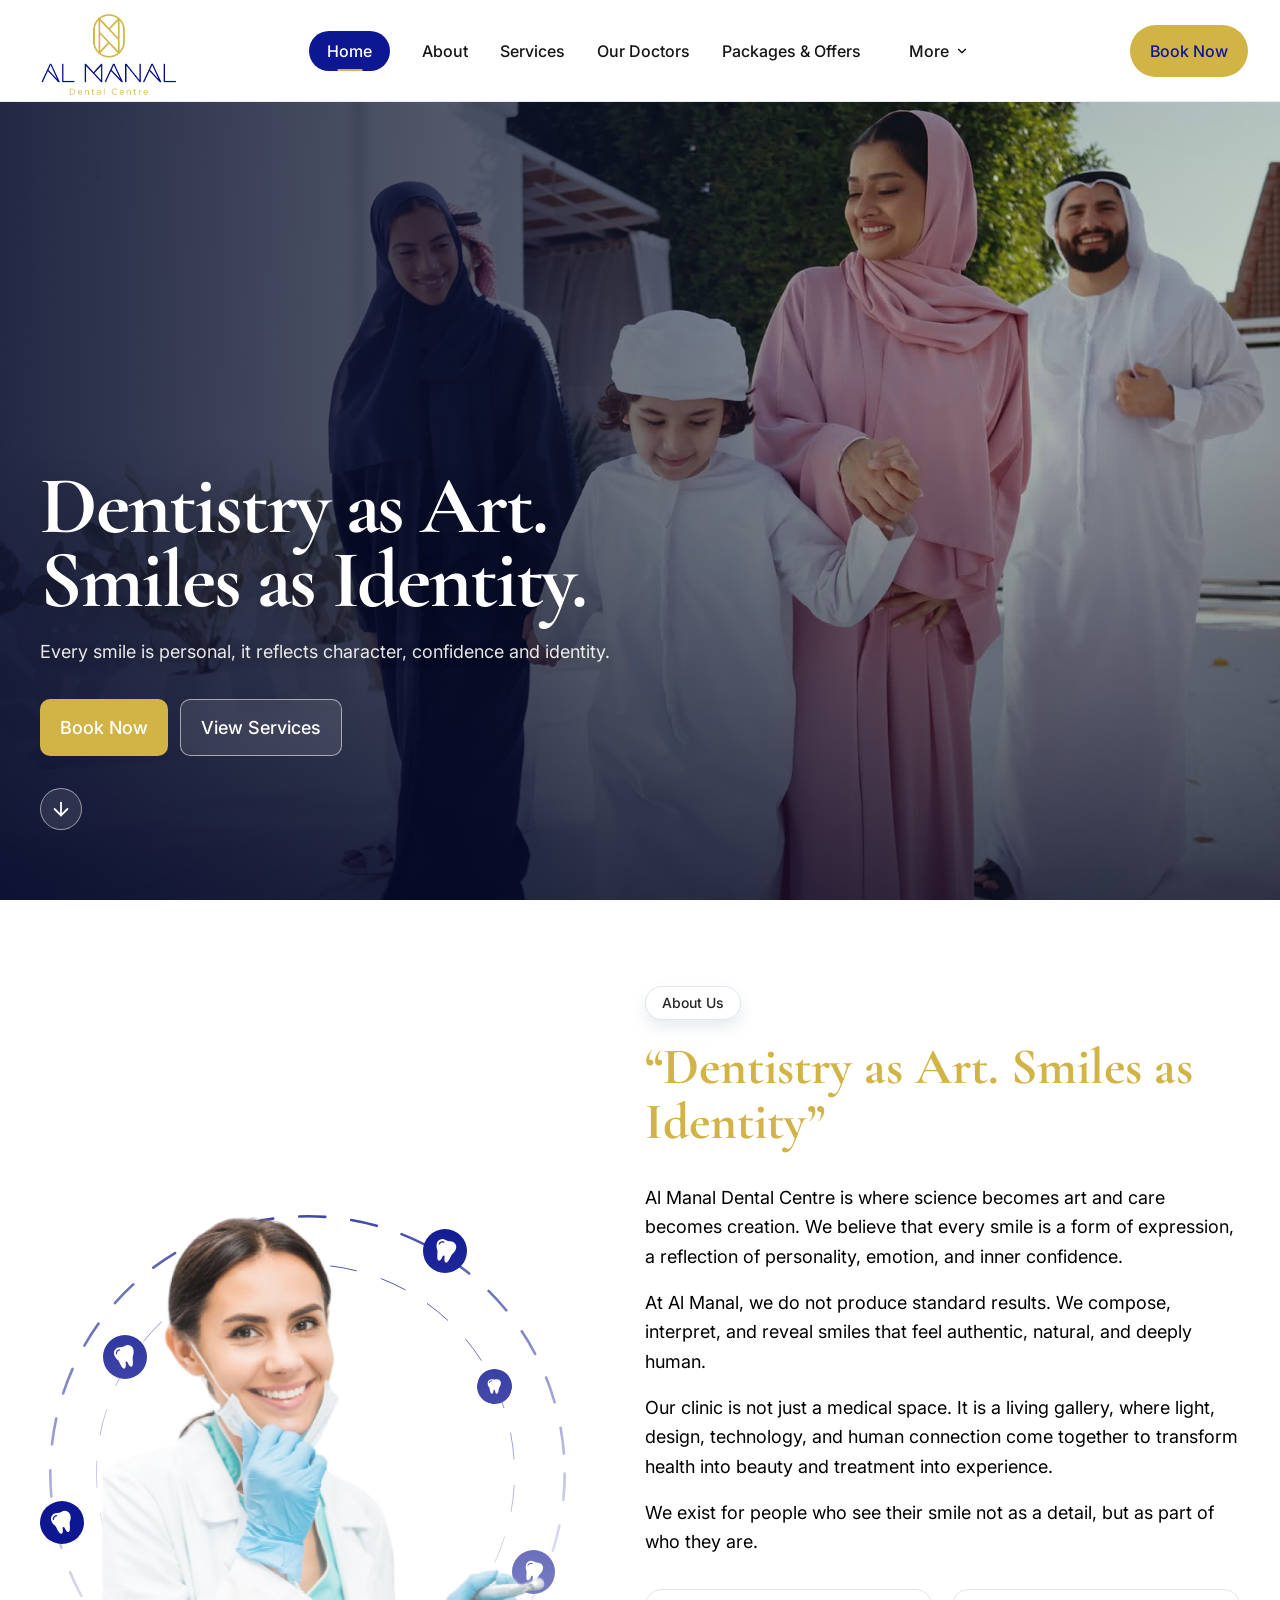
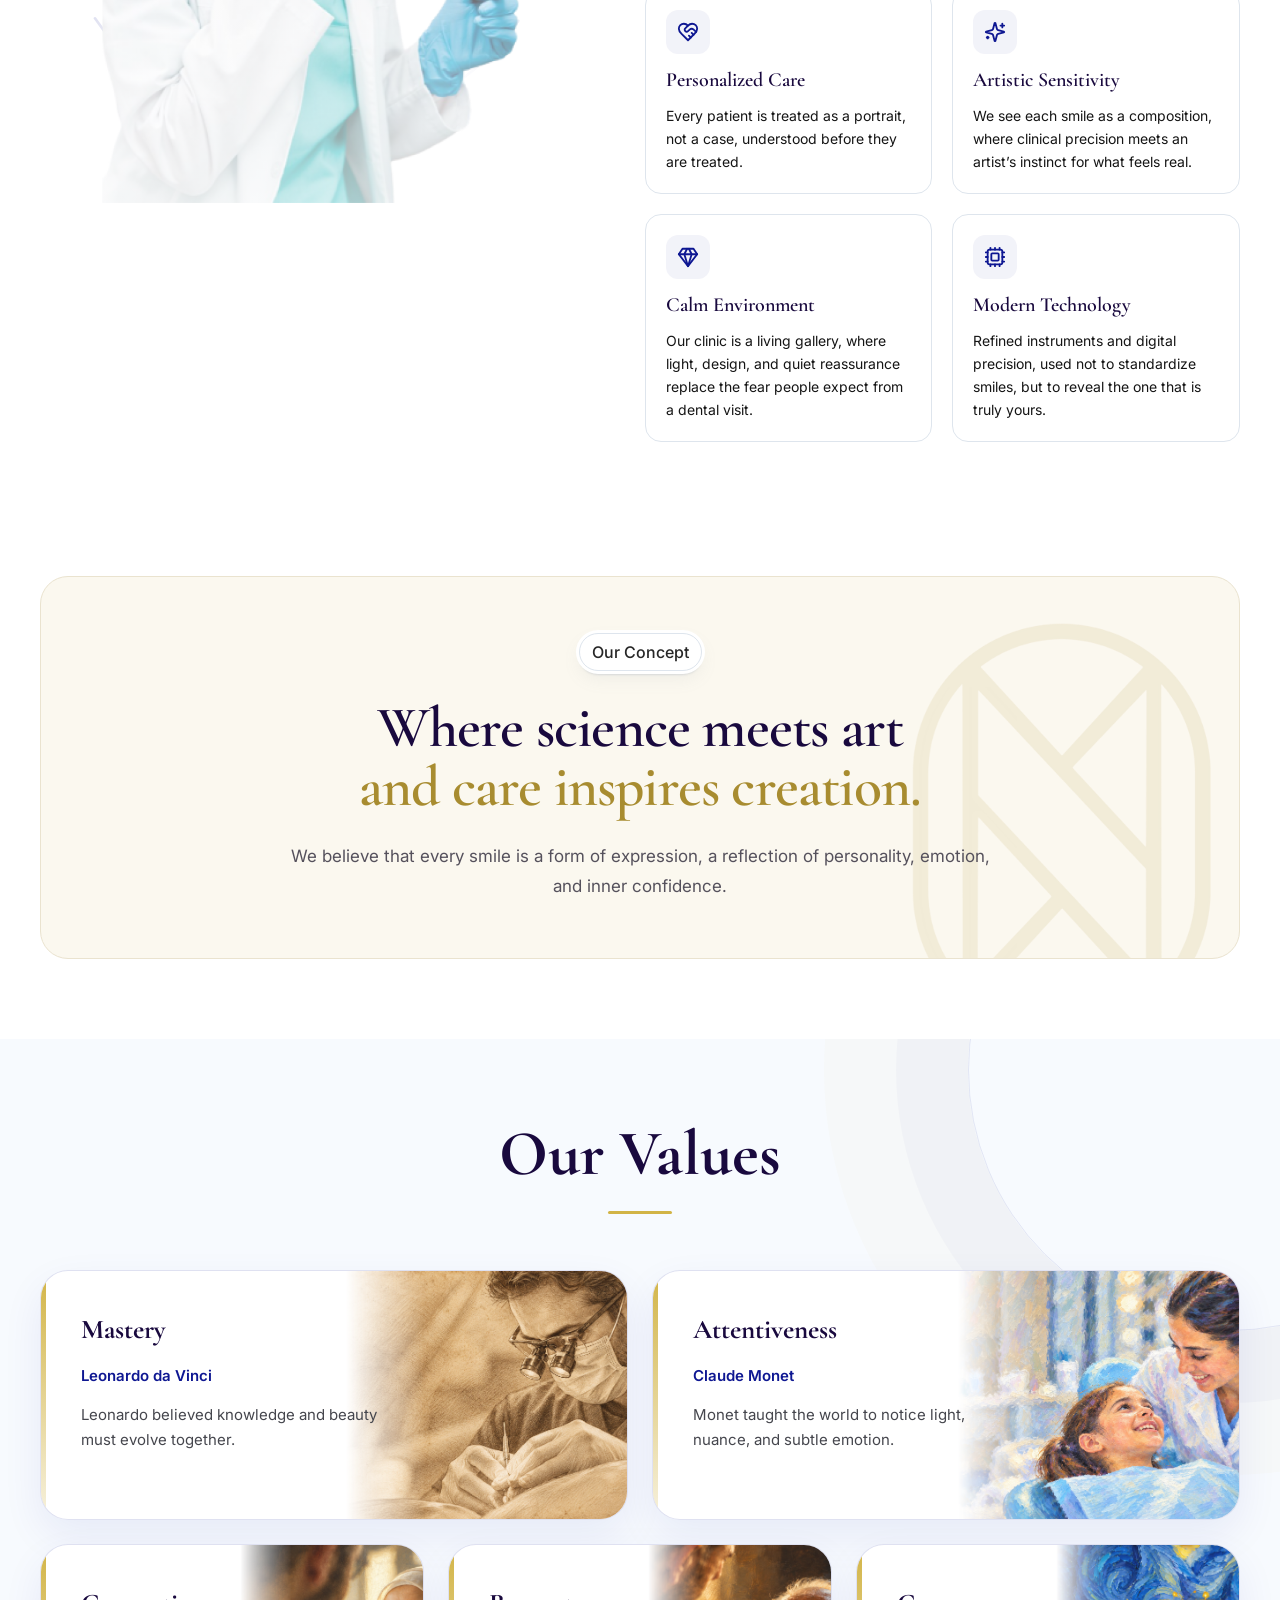
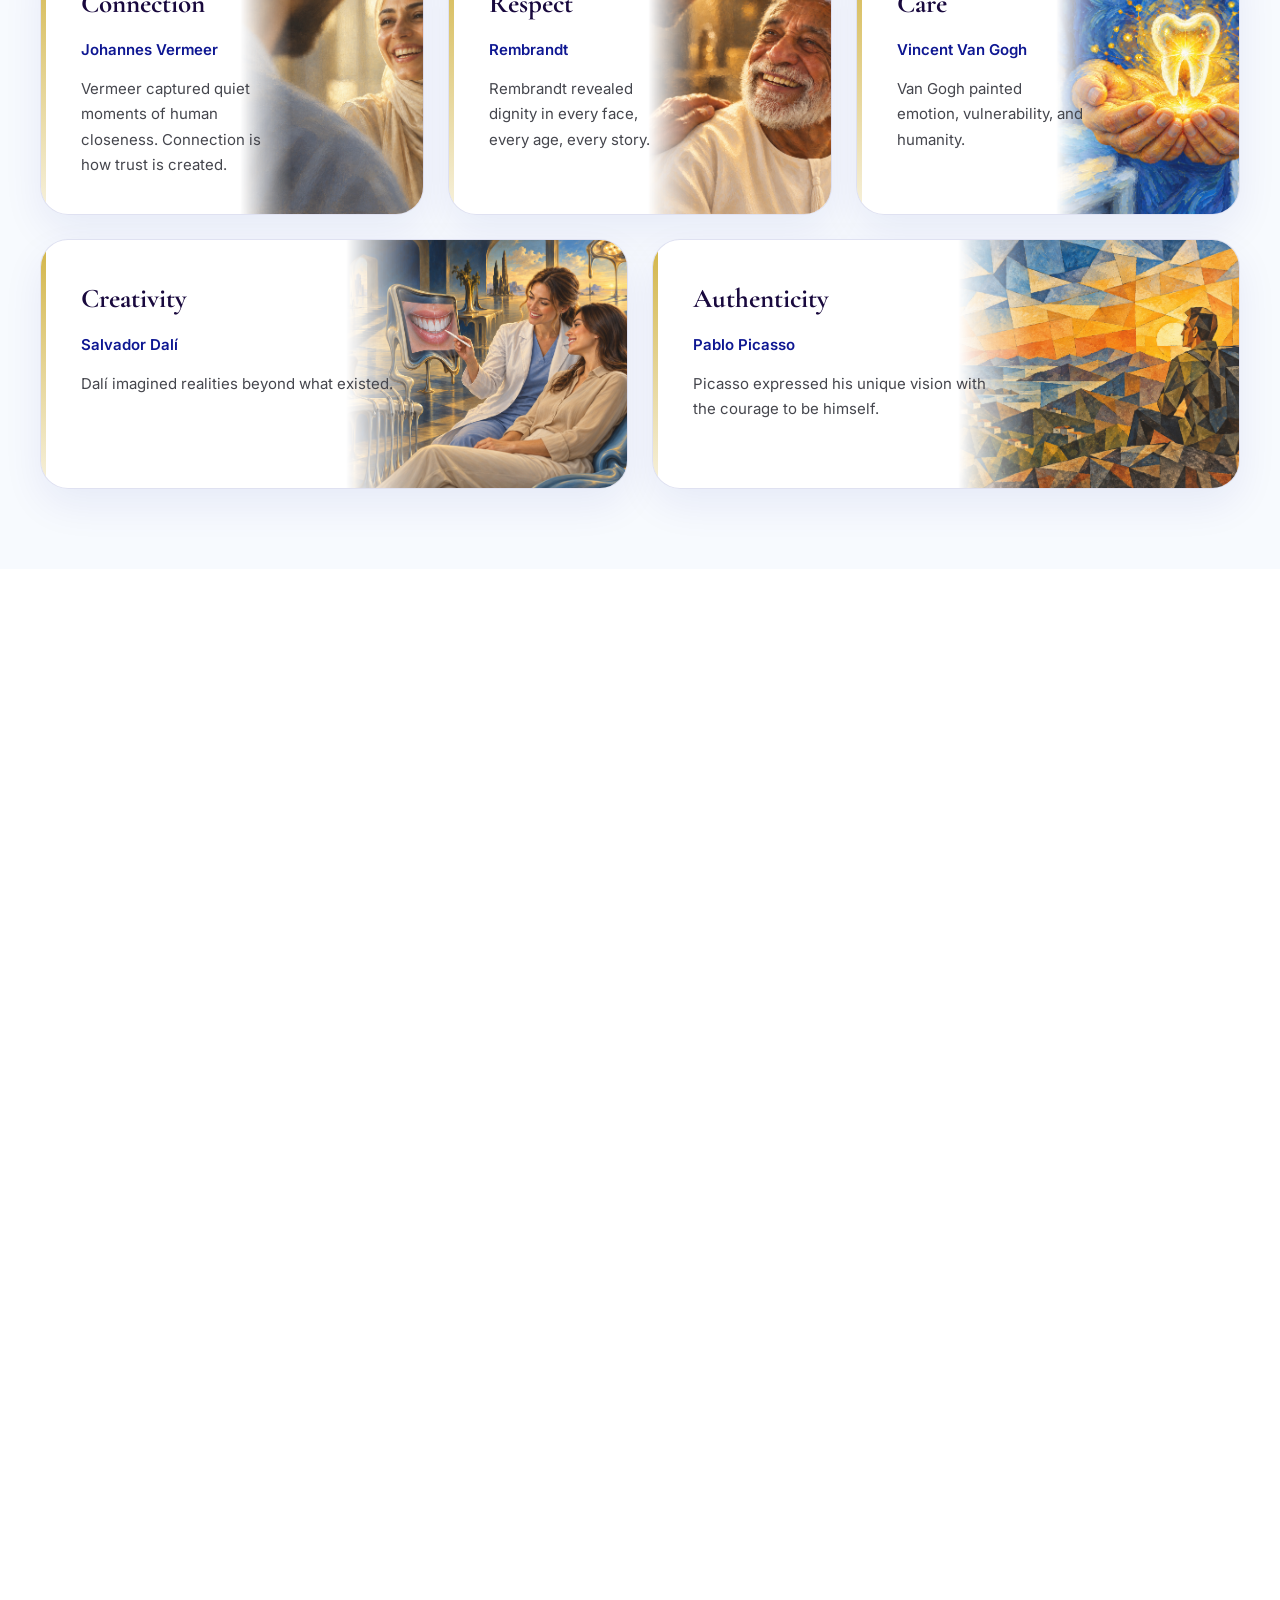
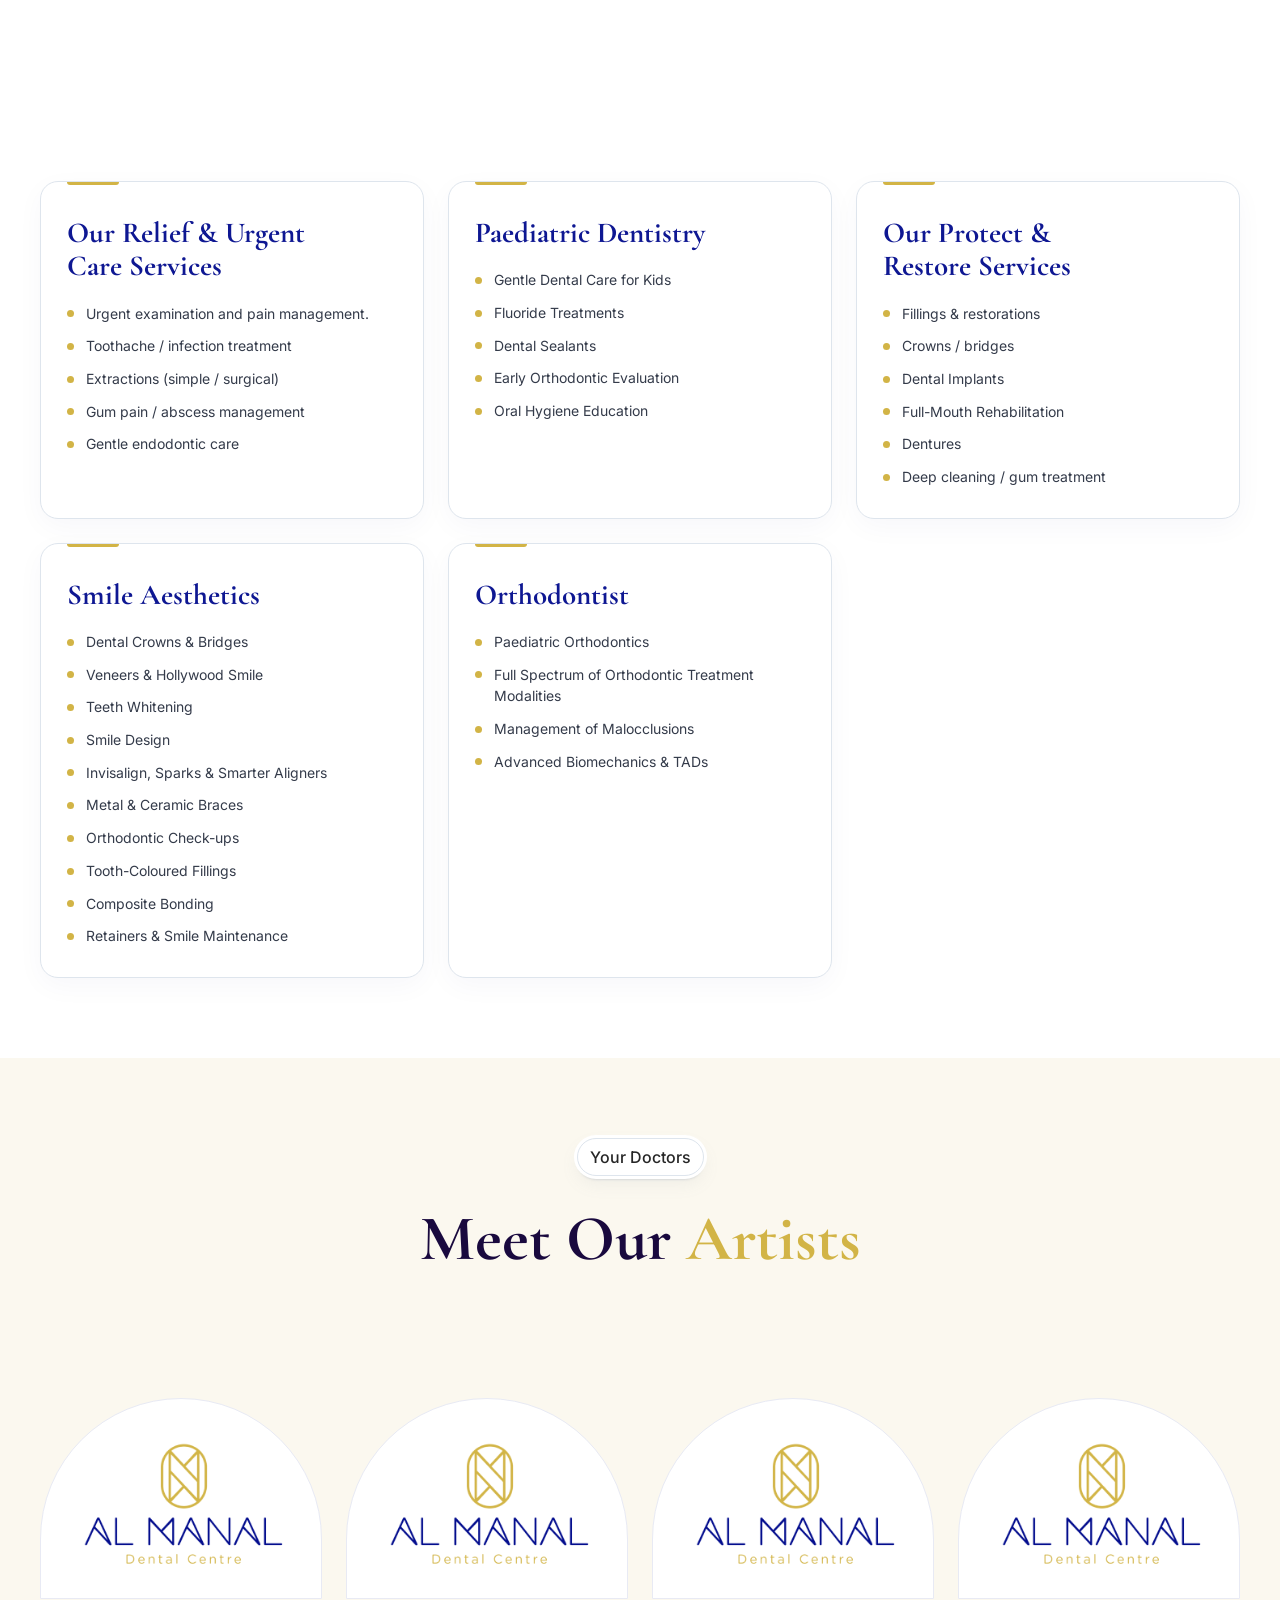
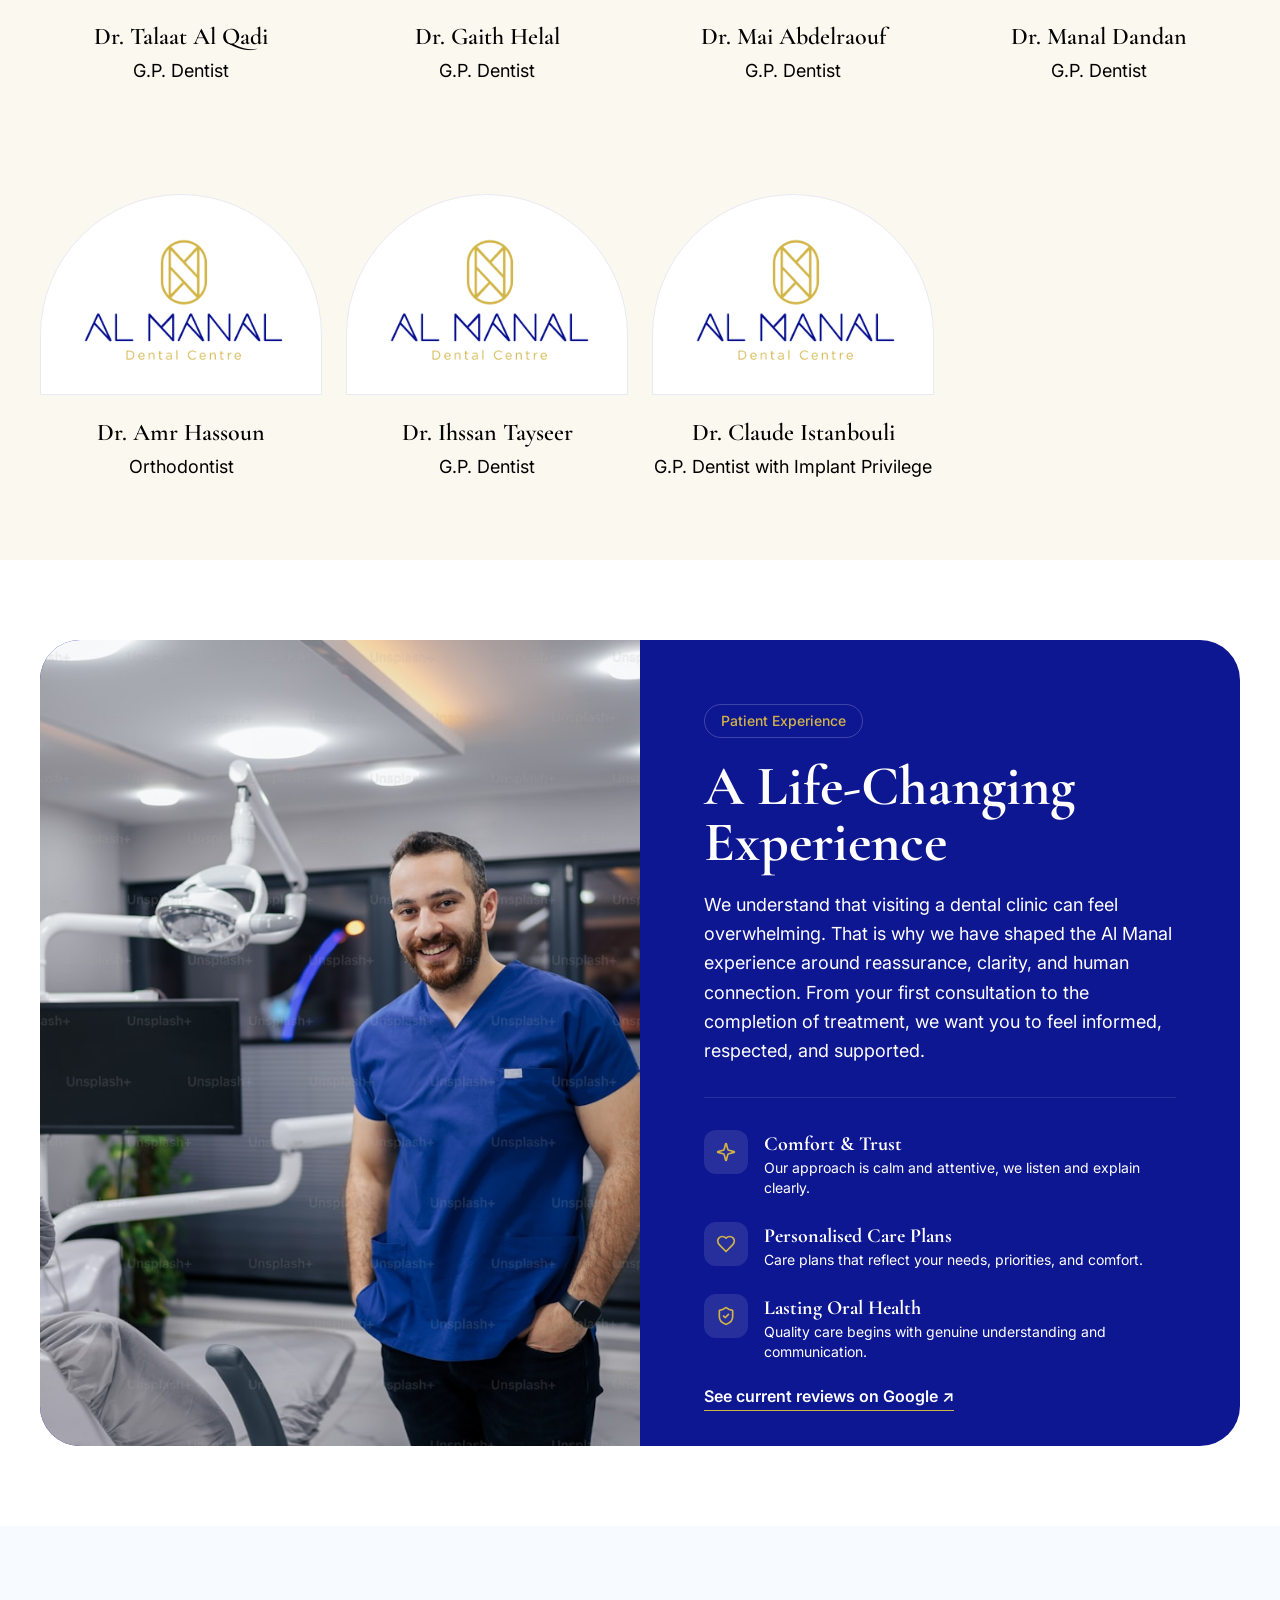
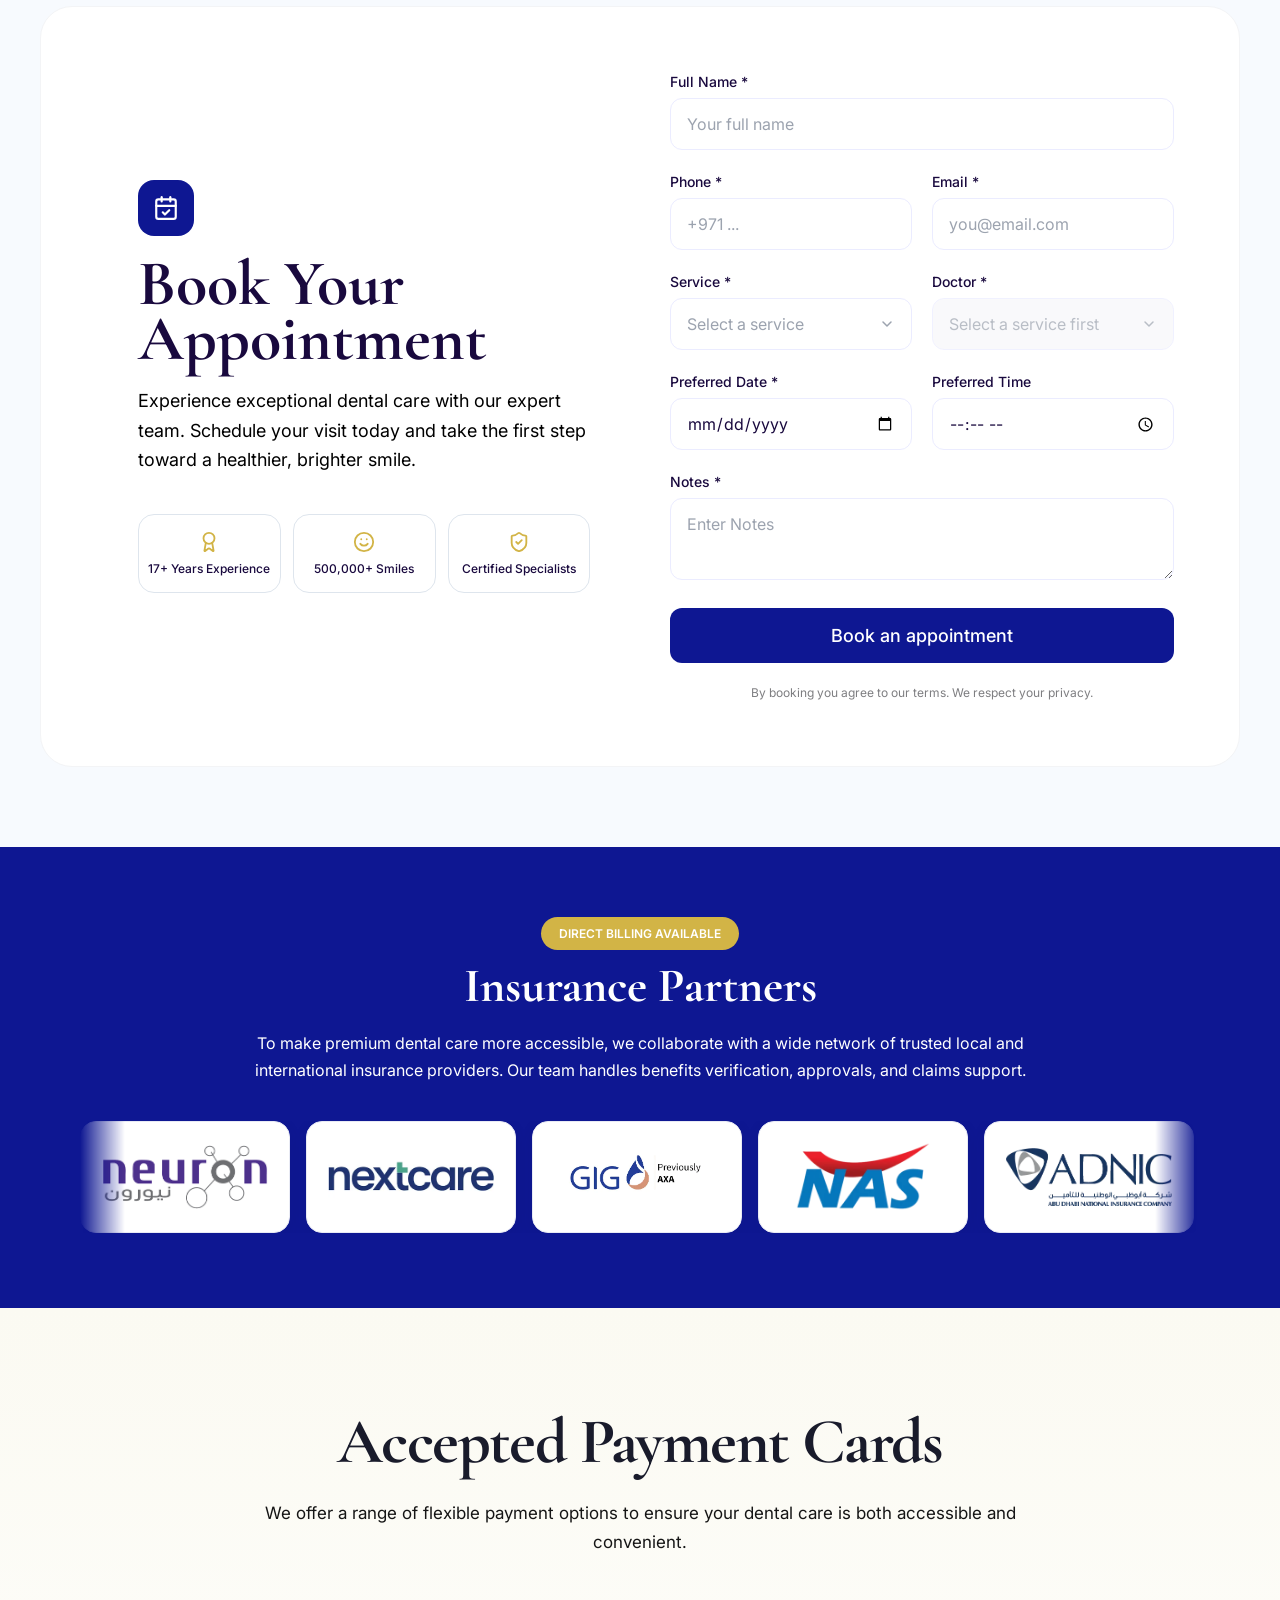
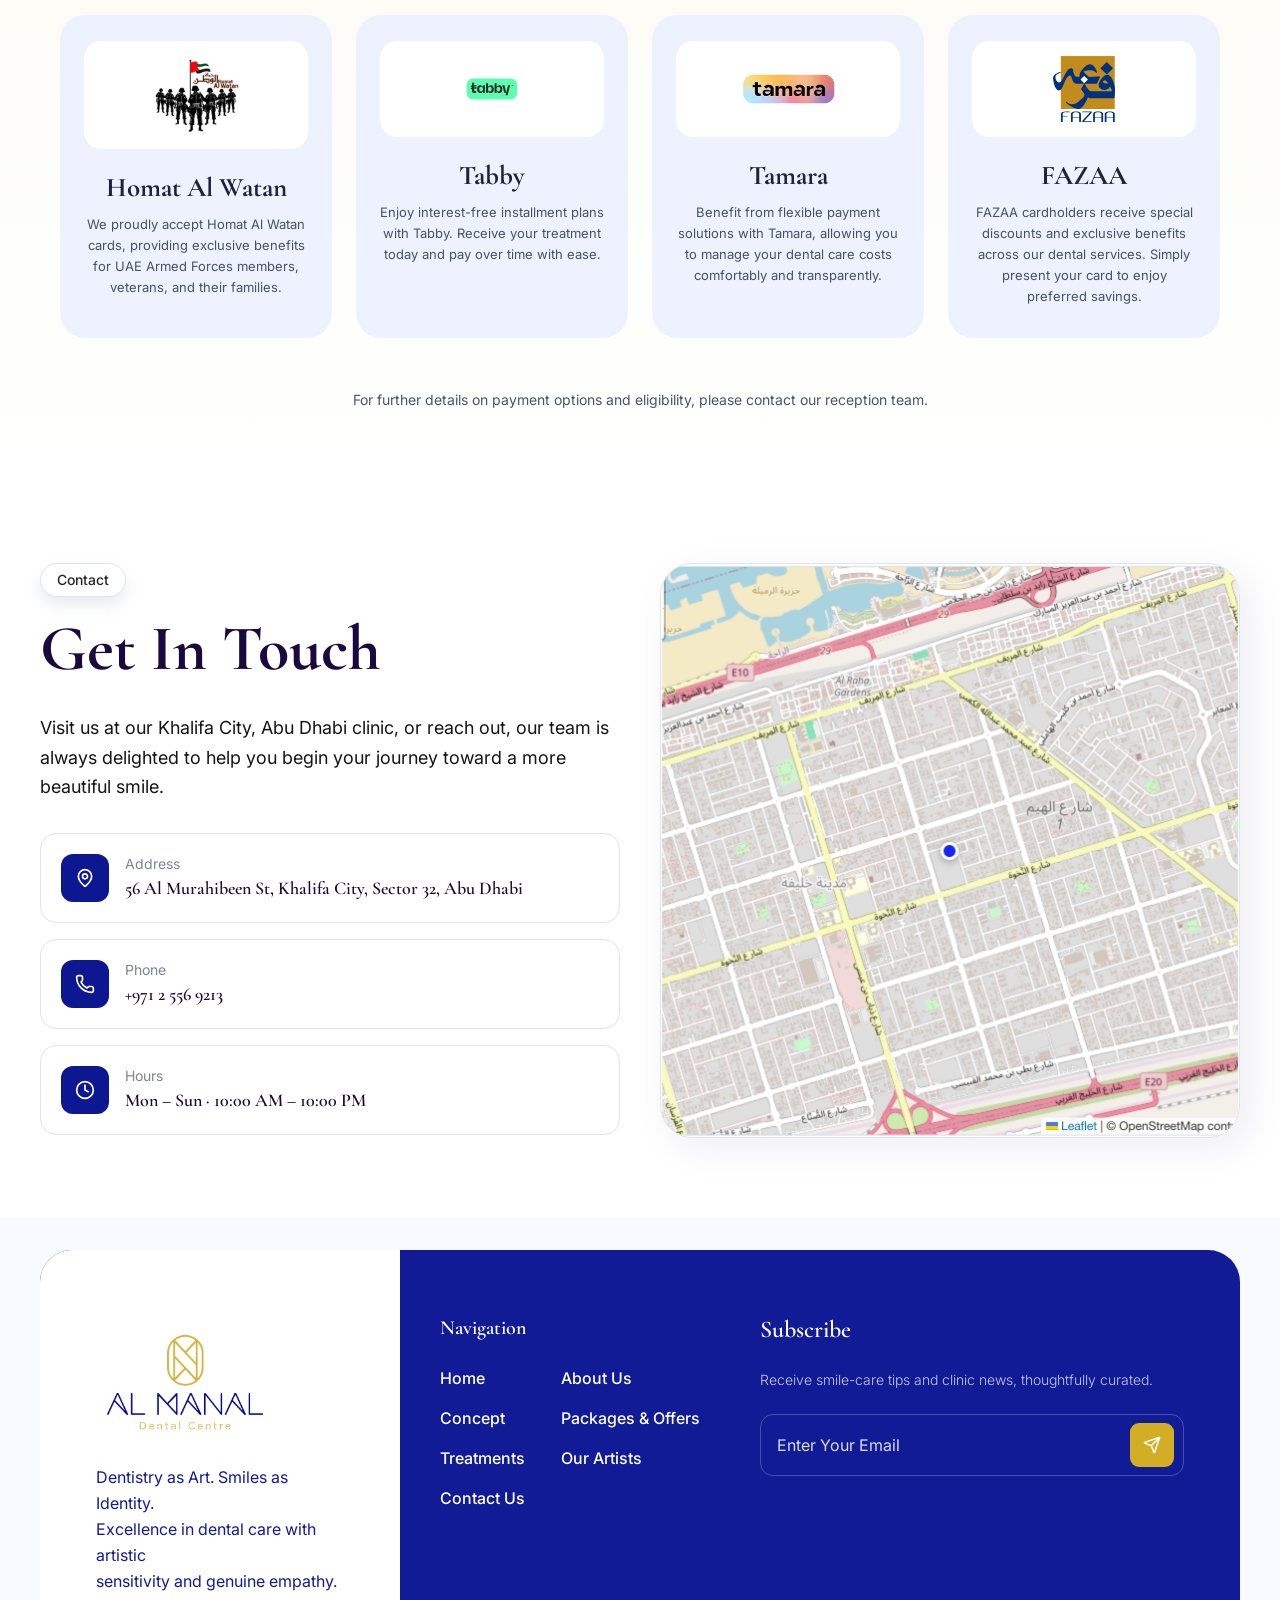
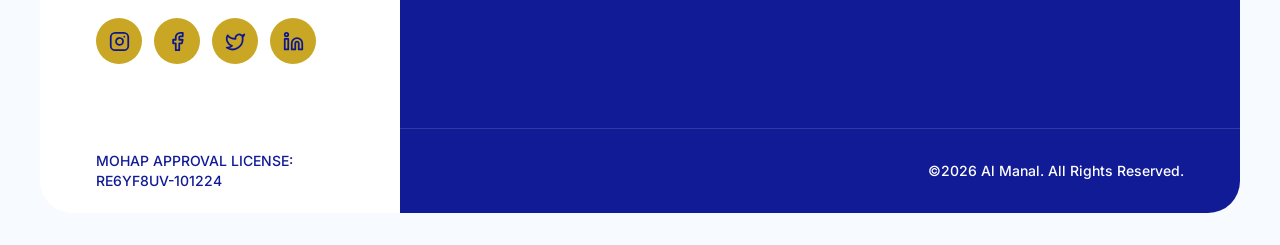
<file: index.html>
<!doctype html>
<html lang="en">
<head>
  <meta charset="UTF-8">
  <meta name="viewport" content="width=device-width, initial-scale=1.0">
  <meta name="description" content="Al Manal Dental Center. Dentistry as art, smiles as identity.">
  <title>Al Manal Dental Center</title>
  <link rel="preconnect" href="https://fonts.googleapis.com">
  <link rel="preconnect" href="https://fonts.gstatic.com" crossorigin>
  <link href="https://fonts.googleapis.com/css2?family=Cormorant+Garamond:wght@600;700&family=Inter:wght@300;400;500;600&display=swap" rel="stylesheet">
  <link rel="stylesheet" href="style.css?v=16">
  <link rel="stylesheet" href="homepage.css?v=17">
  <link rel="stylesheet" href="services.css?v=4">
  <link rel="stylesheet" href="navigation.css?v=1">
  <link rel="stylesheet" href="packages.css?v=3">
</head>
<body class="homepage">
  <header class="site-header">
    <a class="logo" href="index.html" aria-label="Al Manal home"><img src="assets/logo-original.png" alt="Al Manal"></a>
    <button class="menu-toggle" aria-label="Toggle navigation" aria-expanded="false"><span></span><span></span></button>
    <nav class="nav" aria-label="Main navigation">
      <a class="active" aria-current="page" href="index.html">Home</a><a href="about.html">About</a><a href="services.html">Services</a>
      <a href="doctors.html">Our Doctors</a><a href="packages.html">Packages &amp; Offers</a><a href="contact.html">More</a>
    </nav>
    <a class="button button-primary header-cta" href="index.html#contact">Book Now</a>
  </header>

  <main>
    <section class="hero hero-video-section" id="home">
      <video id="hero-video" class="hero-video hero-video-bg" autoplay muted loop playsinline preload="auto" poster="assets/hero-video-poster.jpg?v=20261020" aria-label="Dental care video">
        <source src="assets/hero-video-web.mp4?v=20261020" type="video/mp4">
      </video>
      <div class="hero-shade" aria-hidden="true"></div>
      <div class="hero-copy">
        <h1>Dentistry as Art.<br>Smiles as Identity.</h1>
        <p>Every smile is personal, it reflects character, confidence and identity.</p>
        <div class="actions"><a class="button button-gold" href="#contact">Book Now</a><a class="button button-ghost" href="#services">View Services</a></div>
        <a class="scroll-cue" href="#about" aria-label="Scroll to about">↓</a>
      </div>
    </section>

    <section class="section about" id="about">
      <div class="home-about-art">
        <img class="home-orbit-outer" src="assets/home-orbit-outer.svg" alt="" width="590" height="590">
        <img class="home-orbit-inner" src="assets/home-orbit-inner.svg" alt="" width="478" height="478">
        <img class="home-tooth tooth-a" src="assets/home-tooth-0.svg" alt="" width="50" height="50">
        <img class="home-tooth tooth-b" src="assets/home-tooth-0.svg" alt="" width="50" height="50">
        <img class="home-tooth tooth-c" src="assets/home-tooth-1.svg" alt="" width="50" height="50">
        <img class="home-tooth tooth-d" src="assets/home-tooth-2.svg" alt="" width="50" height="50">
        <img class="home-tooth tooth-e" src="assets/home-tooth-3.svg" alt="" width="40" height="40">
        <div class="home-about-portrait"><img src="assets/home-about-mask.png" alt="Al Manal dental professional" width="545" height="676"></div>
      </div>
      <div class="about-content">
        <span class="eyebrow">About Us</span><h2>“Dentistry as Art. Smiles as Identity”</h2>
        <div class="about-story-text">
          <p>Al Manal Dental Centre is where science becomes art and care becomes creation. We believe that every smile is a form of expression, a reflection of personality, emotion, and inner confidence.</p>
          <p>At Al Manal, we do not produce standard results. We compose, interpret, and reveal smiles that feel authentic, natural, and deeply human.</p>
          <p>Our clinic is not just a medical space. It is a living gallery, where light, design, technology, and human connection come together to transform health into beauty and treatment into experience.</p>
          <p>We exist for people who see their smile not as a detail, but as part of who they are.</p>
        </div>
        <div class="values-grid" id="values"></div>
      </div>
    </section>

    <section class="section concept" id="concept" aria-labelledby="concept-title">
      <div class="concept-panel">
        <div class="concept-heading">
          <span class="eyebrow concept-label">Our Concept</span>
          <h2 class="concept-title" id="concept-title"><span>Where science meets art</span><em>and care inspires creation.</em></h2>
        </div>
        <div class="concept-intro">
          <p>We believe that every smile is a form of expression, a reflection of personality, emotion, and inner confidence.</p>
        </div>
      </div>
    </section>

    <section class="section home-values" id="our-values">
      <div class="center-heading"><h2>Our Values</h2></div>
      <div class="home-values-grid">
        <article style="--value-image:url('assets/value-mastery.png')"><h3>Mastery</h3><span class="value-artist">Leonardo da Vinci</span><p>Leonardo believed knowledge and beauty must evolve together.</p></article>
        <article style="--value-image:url('assets/value-attentiveness.png')"><h3>Attentiveness</h3><span class="value-artist">Claude Monet</span><p>Monet taught the world to notice light, nuance, and subtle emotion.</p></article>
        <article style="--value-image:url('assets/value-connection.png')"><h3>Connection</h3><span class="value-artist">Johannes Vermeer</span><p>Vermeer captured quiet moments of human closeness. Connection is how trust is created.</p></article>
        <article style="--value-image:url('assets/value-respect.png')"><h3>Respect</h3><span class="value-artist">Rembrandt</span><p>Rembrandt revealed dignity in every face, every age, every story.</p></article>
        <article style="--value-image:url('assets/value-care.png')"><h3>Care</h3><span class="value-artist">Vincent Van Gogh</span><p>Van Gogh painted emotion, vulnerability, and humanity.</p></article>
        <article style="--value-image:url('assets/value-creativity.png')"><h3>Creativity</h3><span class="value-artist">Salvador Dalí</span><p>Dalí imagined realities beyond what existed.</p></article>
        <article style="--value-image:url('assets/value-authenticity.png')"><h3>Authenticity</h3><span class="value-artist">Pablo Picasso</span><p>Picasso expressed his unique vision with the courage to be himself.</p></article>
      </div>
    </section>

    <section class="section treatments" id="services">
      <div class="center-heading"><h2>Our Treatments</h2><p>A full spectrum of refined dental services, each delivered with precision, artistry, and care.</p></div>
      <div class="treatment-grid" id="treatment-grid"></div>
      <div class="treatment-categories" aria-label="Treatment categories"></div>
    </section>

    <section class="section team" id="team">
      <div class="center-heading"><span class="eyebrow">Your Doctors</span><h2>Meet Our <em>Artists</em></h2></div>
      <div class="team-grid home-team-grid">
        <article><div class="home-doctor-photo home-doctor-placeholder"><img src="assets/logo-original.png" alt="Al Manal logo placeholder for Dr. Talaat Al Qadi" loading="lazy"></div><h3>Dr. Talaat Al Qadi</h3><p>G.P. Dentist</p></article>
        <article><div class="home-doctor-photo home-doctor-placeholder"><img src="assets/logo-original.png" alt="Al Manal logo placeholder for Dr. Gaith Helal" loading="lazy"></div><h3>Dr. Gaith Helal</h3><p>G.P. Dentist</p></article>
        <article><div class="home-doctor-photo home-doctor-placeholder"><img src="assets/logo-original.png" alt="Al Manal logo placeholder for Dr. Mai Abdelraouf" loading="lazy"></div><h3>Dr. Mai Abdelraouf</h3><p>G.P. Dentist</p></article>
        <article><div class="home-doctor-photo home-doctor-placeholder"><img src="assets/logo-original.png" alt="Al Manal logo placeholder for Dr. Manal Dandan" loading="lazy"></div><h3>Dr. Manal Dandan</h3><p>G.P. Dentist</p></article>
        <article><div class="home-doctor-photo home-doctor-placeholder"><img src="assets/logo-original.png" alt="Al Manal logo placeholder for Dr. Amr Hassoun" loading="lazy"></div><h3>Dr. Amr Hassoun</h3><p>Orthodontist</p></article>
        <article><div class="home-doctor-photo home-doctor-placeholder"><img src="assets/logo-original.png" alt="Al Manal logo placeholder for Dr. Ihssan Tayseer" loading="lazy"></div><h3>Dr. Ihssan Tayseer</h3><p>G.P. Dentist</p></article>
        <article><div class="home-doctor-photo home-doctor-placeholder"><img src="assets/logo-original.png" alt="Al Manal logo placeholder for Dr. Claude Istanbouli" loading="lazy"></div><h3>Dr. Claude Istanbouli</h3><p>G.P. Dentist with Implant Privilege</p></article>
      </div>
    </section>

    <section class="section home-experience">
      <div class="home-experience-panel">
        <div class="home-experience-image"><img src="assets/home-experience.png" alt="Dental professional in a treatment room" loading="lazy"></div>
        <div class="experience-copy"><span class="eyebrow">Patient Experience</span><h2>A Life-Changing<br>Experience</h2><p>We understand that visiting a dental clinic can feel overwhelming. That is why we have shaped the Al Manal experience around reassurance, clarity, and human connection. From your first consultation to the completion of treatment, we want you to feel informed, respected, and supported.</p><div class="experience-list"><article><i><img src="assets/home-experience-0.svg" width="20" height="20" alt=""></i><div><b>Comfort &amp; Trust</b><span>Our approach is calm and attentive, we listen and explain clearly.</span></div></article><article><i><img src="assets/home-experience-1.svg" width="20" height="20" alt=""></i><div><b>Personalised Care Plans</b><span>Care plans that reflect your needs, priorities, and comfort.</span></div></article><article><i><img src="assets/home-experience-2.svg" width="20" height="20" alt=""></i><div><b>Lasting Oral Health</b><span>Quality care begins with genuine understanding and communication.</span></div></article></div><a class="google-reviews-link" href="https://www.google.com/search?q=al+manal+dental#lrd=0x3e5e667b80c87a23:0x2dc9ceb2c87fe89b,1,,,," target="_blank" rel="noopener noreferrer">See current reviews on Google ↗</a></div>
      </div>
    </section>

    <section class="home-appointment" id="contact">
      <div class="home-appointment-panel">
        <div class="appointment-intro"><div class="home-book-icon"><img src="assets/home-appointment-0.svg" width="26" height="26" alt=""></div><h2>Book Your<br>Appointment</h2><p>Experience exceptional dental care with our expert team. Schedule your visit today and take the first step toward a healthier, brighter smile.</p><div class="home-stats"><span><img src="assets/home-appointment-1.svg" width="22" height="22" alt="">17+ Years Experience</span><span><img src="assets/home-appointment-2.svg" width="22" height="22" alt="">500,000+ Smiles</span><span><img src="assets/home-appointment-3.svg" width="22" height="22" alt="">Certified Specialists</span></div></div>
        <form class="appointment-form"><label>Full Name *<input required name="name" autocomplete="name" placeholder="Your full name"></label><div class="field-row"><label>Phone *<input required name="phone" autocomplete="tel" type="tel" placeholder="+971 ..."></label><label>Email *<input required name="email" autocomplete="email" type="email" placeholder="you@email.com"></label></div><div class="field-row service-doctor-fields"><label>Service *<select required name="service" id="appointment-service"><option value="">Select a service</option><option>Smile Design</option><option>Veneers</option><option>Root Canal Treatment</option><option>Dental Crowns</option><option>Dental Implants</option><option>Orthodontics</option></select></label><label>Doctor *<select required name="doctor" id="appointment-doctor" disabled><option value="">Select a service first</option></select></label></div><div class="field-row"><label>Preferred Date *<input required name="date" type="date"></label><label>Preferred Time<input name="time" type="time"></label></div><label>Notes *<textarea required name="notes" placeholder="Enter Notes"></textarea></label><button class="button button-primary" type="submit">Book an appointment</button><small>By booking you agree to our terms. We respect your privacy.</small></form>
      </div>
    </section>

    <section class="insurance-section" aria-labelledby="insurance-heading"><span class="mini-pill">DIRECT BILLING AVAILABLE</span><h2 id="insurance-heading">Insurance Partners</h2><p>To make premium dental care more accessible, we collaborate with a wide network of trusted local and international insurance providers. Our team handles benefits verification, approvals, and claims support.</p><div class="insurance-logos" aria-label="Insurance partners"><div class="insurance-track">
      <div class="insurance-logo"><img src="assets/insurance-neuron.png" alt="Neuron" loading="lazy"></div><div class="insurance-logo"><img src="assets/insurance-nextcare.png" alt="Nextcare" loading="lazy"></div><div class="insurance-logo"><img src="assets/insurance-gig.png" alt="GIG" loading="lazy"></div><div class="insurance-logo"><img src="assets/insurance-nas.png" alt="NAS" loading="lazy"></div><div class="insurance-logo"><img src="assets/insurance-adnic.png" alt="ADNIC" loading="lazy"></div><div class="insurance-logo"><img src="assets/insurance-mednet.png" alt="Mednet" loading="lazy"></div><div class="insurance-logo"><img src="assets/insurance-cigna.png" alt="Cigna" loading="lazy"></div><div class="insurance-logo"><img src="assets/insurance-saico.png" alt="SAICO" loading="lazy"></div><div class="insurance-logo"><img src="assets/insurance-thiqa.png" alt="Thiqa" loading="lazy"></div><div class="insurance-logo"><img src="assets/insurance-daman.png" alt="Daman" loading="lazy"></div>
    </div></div></section>

    <section class="packages-payments" aria-labelledby="payments-title">
      <div class="packages-container">
        <div class="packages-heading">
          <h2 id="payments-title">Accepted Payment Cards</h2>
          <p>We offer a range of flexible payment options to ensure your dental care is both accessible and convenient.</p>
        </div>
        <div class="payment-grid">
          <article class="payment-card"><div class="payment-wordmark homat"><img src="assets/payment-homat.webp" alt="Homat Al Watan" loading="lazy"></div><h3>Homat Al Watan</h3><p>We proudly accept Homat Al Watan cards, providing exclusive benefits for UAE Armed Forces members, veterans, and their families.</p></article>
          <article class="payment-card"><div class="payment-wordmark tabby"><img src="assets/payment-tabby.svg?v=2" alt="Tabby" loading="lazy"></div><h3>Tabby</h3><p>Enjoy interest-free installment plans with Tabby. Receive your treatment today and pay over time with ease.</p></article>
          <article class="payment-card"><div class="payment-wordmark tamara"><img src="assets/payment-tamara.webp" alt="Tamara" loading="lazy"></div><h3>Tamara</h3><p>Benefit from flexible payment solutions with Tamara, allowing you to manage your dental care costs comfortably and transparently.</p></article>
          <article class="payment-card"><div class="payment-wordmark fazaa"><img src="assets/payment-fazaa.svg" alt="FAZAA" loading="lazy"></div><h3>FAZAA</h3><p>FAZAA cardholders receive special discounts and exclusive benefits across our dental services. Simply present your card to enjoy preferred savings.</p></article>
        </div>
        <p class="payments-note">For further details on payment options and eligibility, please contact our reception team.</p>
      </div>
    </section>

    <section class="section contact-section">
      <div class="contact-copy"><span class="eyebrow">Contact</span><h2>Get In Touch</h2><p>Visit us at our Khalifa City, Abu Dhabi clinic, or reach out, our team is always delighted to help you begin your journey toward a more beautiful smile.</p><div class="contact-cards"><article><i>⌖</i><div><span>Address</span><b>56 Al Murahibeen St, Khalifa City, Sector 32, Abu Dhabi</b></div></article><article><i>☎</i><div><span>Phone</span><b>+971 2 556 9213</b></div></article><article><i>◷</i><div><span>Hours</span><b>Mon – Sun · 10:00 AM – 10:00 PM</b></div></article></div></div>
      <div class="map-card"><a class="map-preview" href="https://www.google.com/maps/search/?api=1&amp;query=Al+Manal+Dental+Center+56+Al+Murahibeen+St+Khalifa+City+Abu+Dhabi" target="_blank" rel="noopener noreferrer" aria-label="Open Al Manal Dental Center in Google Maps"><img src="assets/home-map.png" width="663" height="573" alt="Map of Al Manal Dental Center in Khalifa City, Abu Dhabi" loading="lazy"><span>Open interactive map ↗</span></a></div>
    </section>
  </main>

  <footer><div class="footer-main"><div class="footer-brand"><img src="assets/logo.svg" alt="Al Manal"><p>Dentistry as Art. Smiles as Identity. Excellence in dental care with artistic sensitivity and genuine empathy.</p><div class="socials"><a href="#">f</a><a href="#">◎</a><a href="#">in</a><a href="#">◉</a></div></div><div><h3>Navigation</h3><div class="footer-links"><a href="#home">Home</a><a href="#about">About Us</a><a href="#concept">Concept</a><a href="#services">Treatments</a><a href="#team">Our Artists</a><a href="#contact">Contact Us</a></div></div><div><h3>Subscribe</h3><p>Receive smile-care tips and clinic news, thoughtfully curated.</p><form class="subscribe"><input type="email" placeholder="Enter Your Email" aria-label="Email"><button aria-label="Subscribe">→</button></form></div></div><div class="footer-bottom"><span>MOHAP APPROVAL LICENSE: RE6YF8UV-101224</span><span>©2026 Al Manal. All Rights Reserved.</span></div></footer>
  <script src="script.js?v=21"></script>
</body>
</html>
</file>
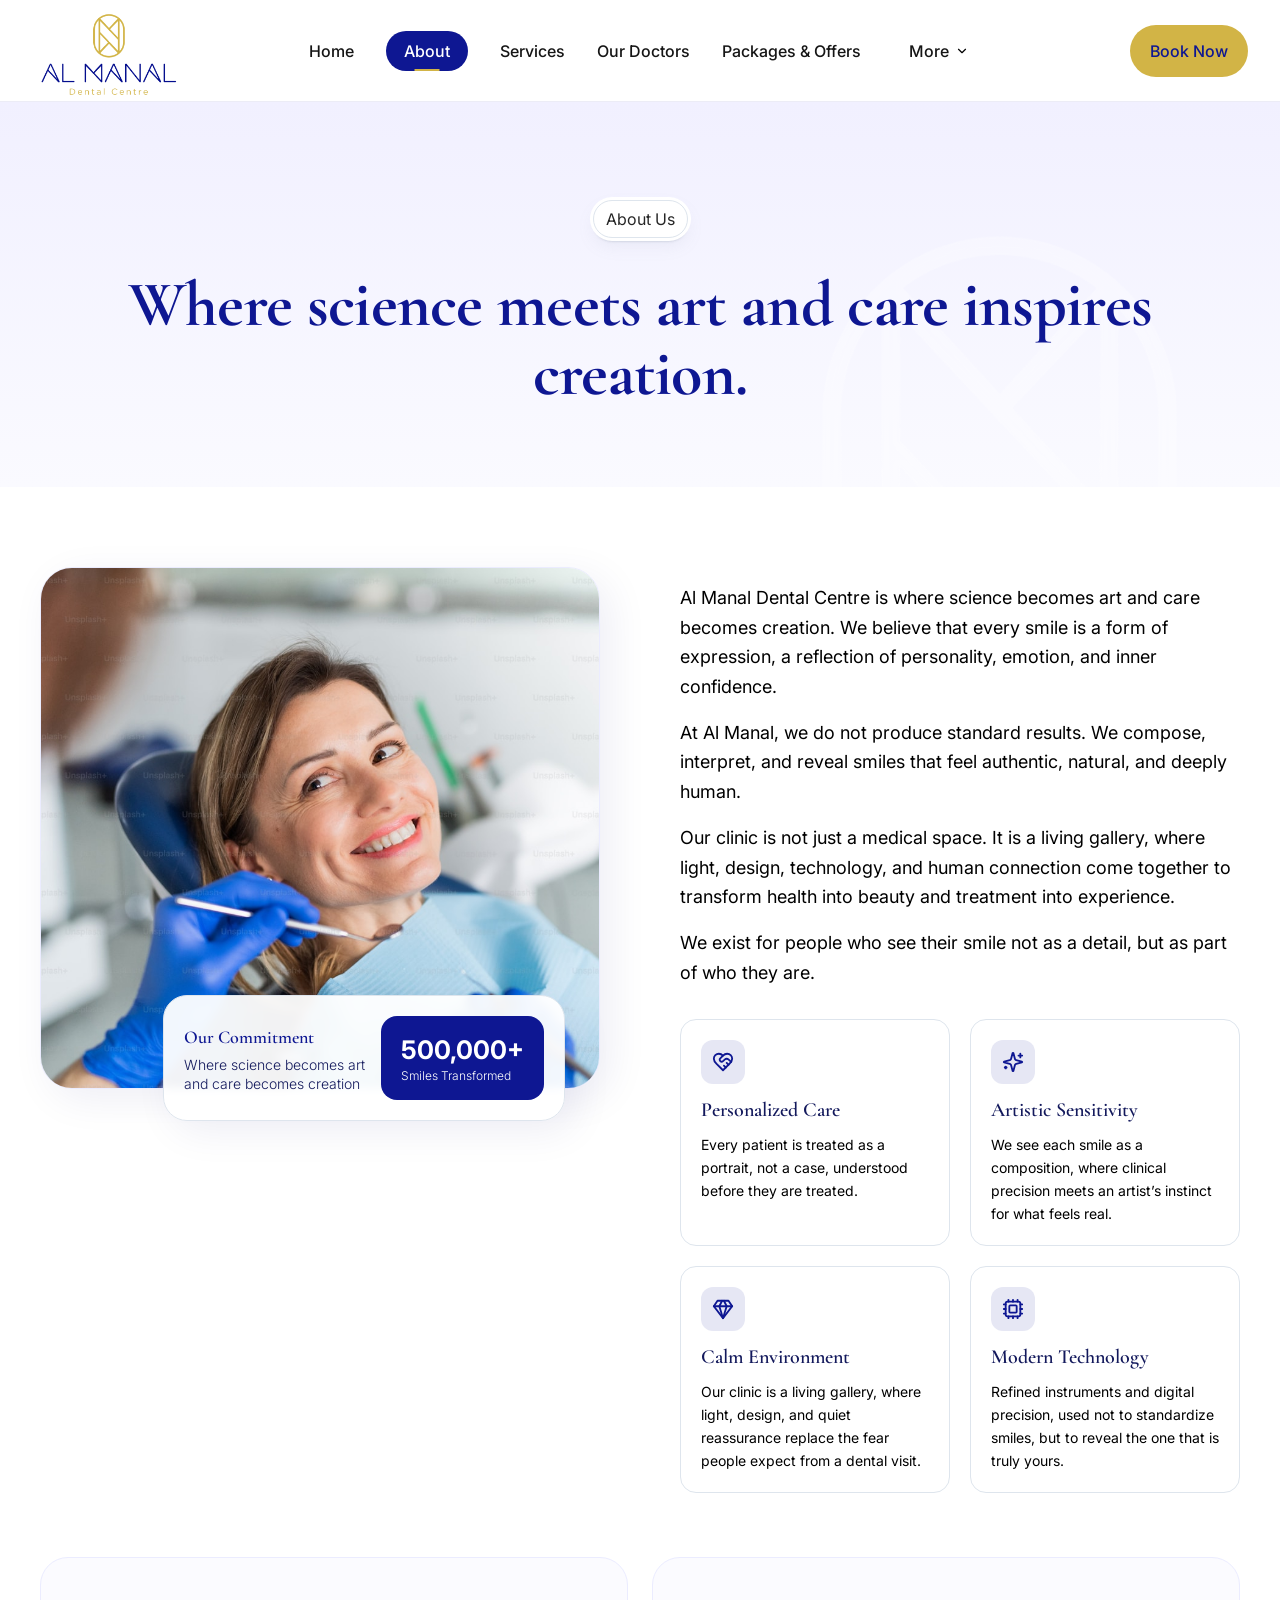
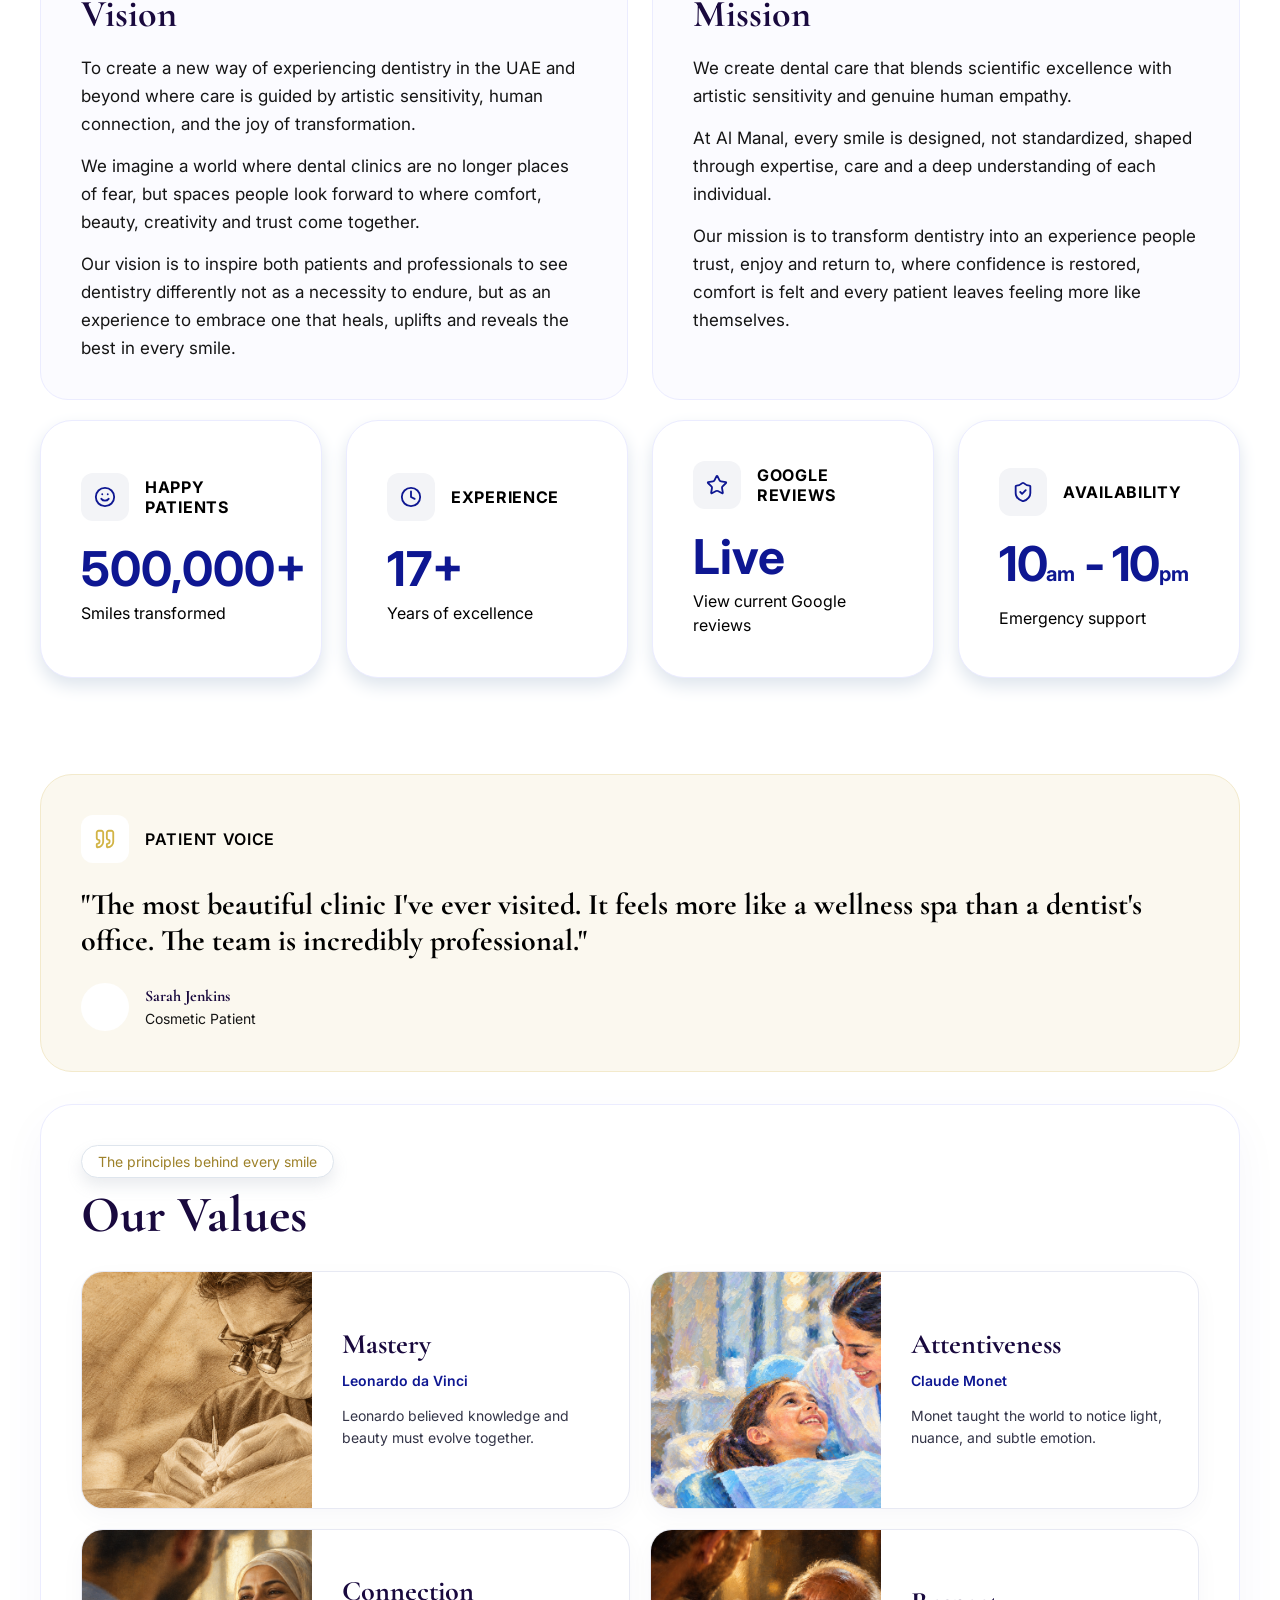
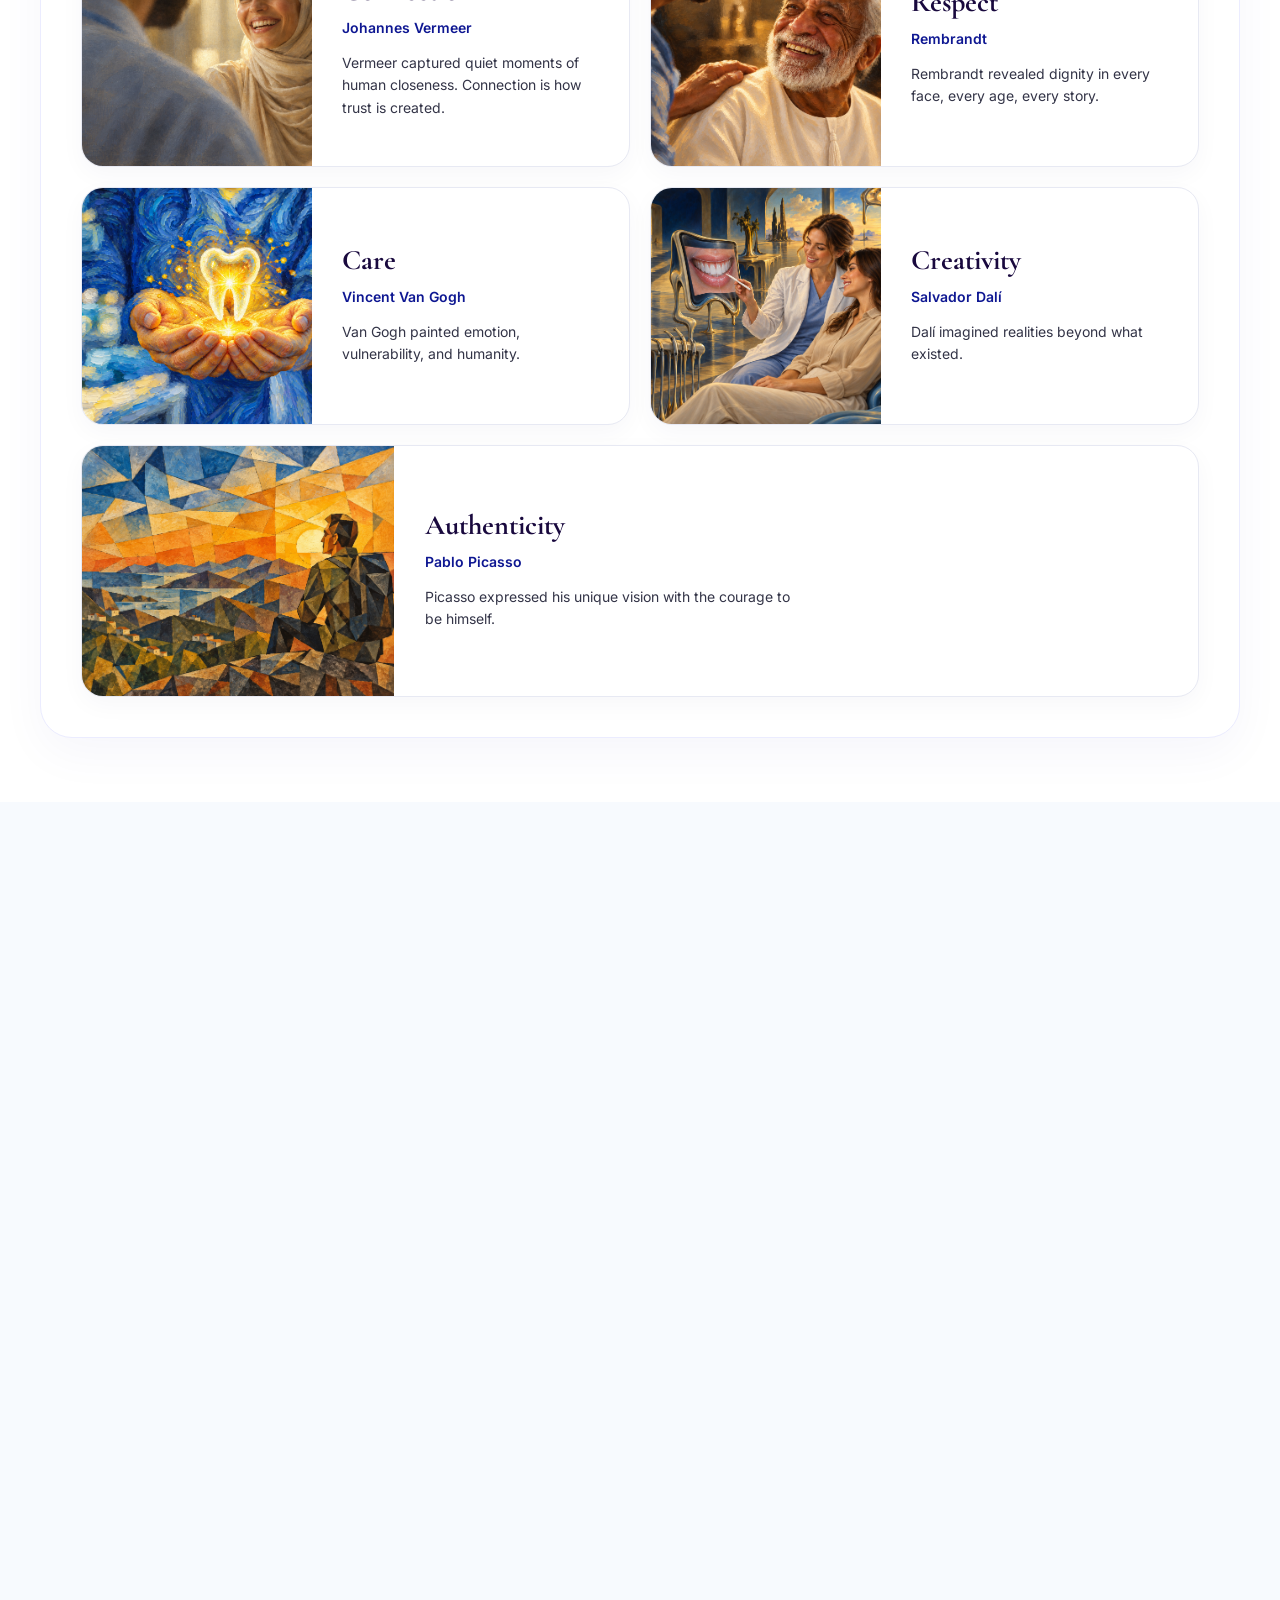
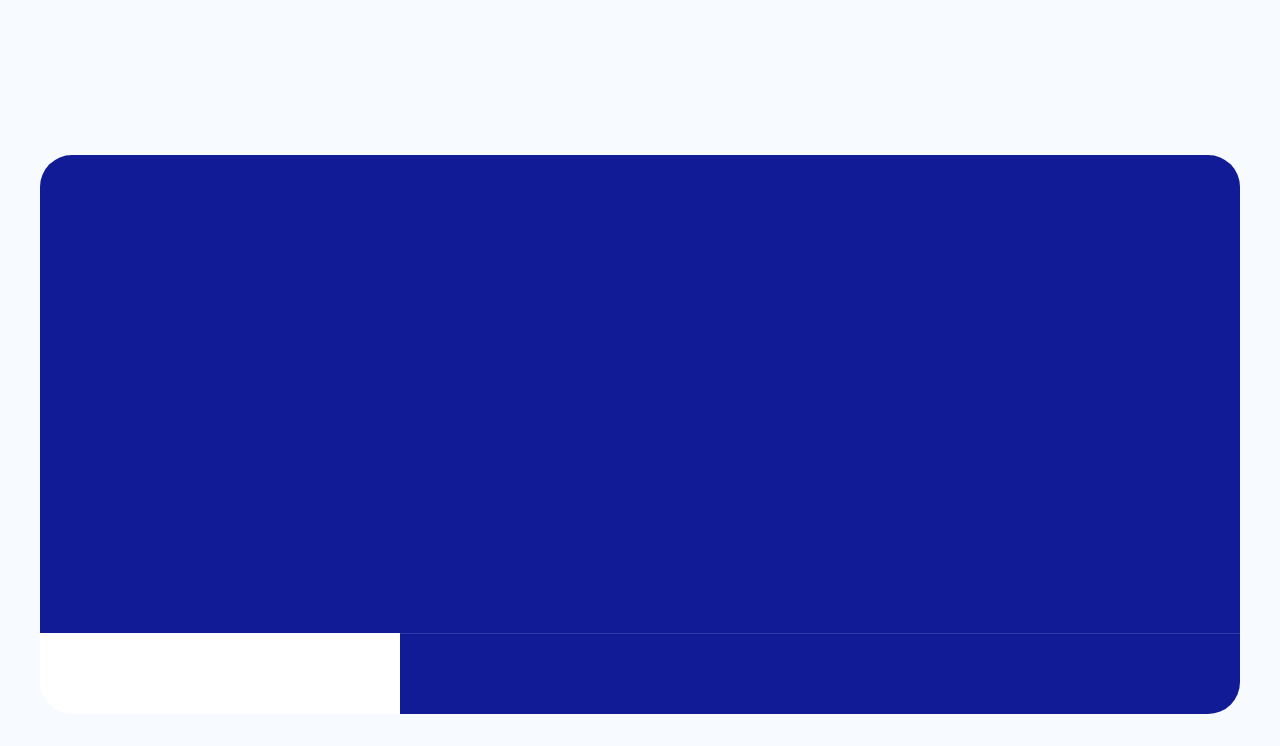
<file: about.html>
<!doctype html>
<html lang="en">
<head>
  <meta charset="UTF-8">
  <meta name="viewport" content="width=device-width, initial-scale=1.0">
  <meta name="description" content="Discover the philosophy, commitment, and values behind Al Manal Dental Center.">
  <title>About Us | Al Manal Dental Center</title>
  <link rel="preconnect" href="https://fonts.googleapis.com">
  <link rel="preconnect" href="https://fonts.gstatic.com" crossorigin>
  <link href="https://fonts.googleapis.com/css2?family=Cormorant+Garamond:wght@600;700&family=Inter:wght@300;400;500;600&display=swap" rel="stylesheet">
  <link rel="stylesheet" href="style.css?v=16">
  <link rel="stylesheet" href="homepage.css?v=4">
  <link rel="stylesheet" href="about.css?v=9">
  <link rel="stylesheet" href="navigation.css?v=1">
</head>
<body class="about-page">
  <header class="site-header">
    <a class="logo" href="index.html" aria-label="Al Manal home"><img src="assets/logo-original.png" alt="Al Manal"></a>
    <button class="menu-toggle" aria-label="Toggle navigation" aria-expanded="false"><span></span><span></span></button>
    <nav class="nav" aria-label="Main navigation">
      <a href="index.html">Home</a><a class="active" aria-current="page" href="about.html">About</a><a href="services.html">Services</a>
      <a href="doctors.html">Our Doctors</a><a href="packages.html">Packages &amp; Offers</a><a href="contact.html">More</a>
    </nav>
    <a class="button button-primary header-cta" href="index.html#contact">Book Now</a>
  </header>

  <main>
    <section class="page-hero"><div><span class="eyebrow">About Us</span><h1>Where science meets art and care inspires creation.</h1></div></section>

    <section class="section about-story">
      <div class="about-story-art"><img src="assets/about-reference-patient.png" alt="A smiling patient receiving dental care"><div class="about-commitment"><div><h3>Our Commitment</h3><p>Where science becomes art<br>and care becomes creation</p></div><div class="commitment-count"><b>500,000+</b><span>Smiles Transformed</span></div></div></div>
      <div class="about-story-copy"><div class="about-story-text lead"><p>Al Manal Dental Centre is where science becomes art and care becomes creation. We believe that every smile is a form of expression, a reflection of personality, emotion, and inner confidence.</p><p>At Al Manal, we do not produce standard results. We compose, interpret, and reveal smiles that feel authentic, natural, and deeply human.</p><p>Our clinic is not just a medical space. It is a living gallery, where light, design, technology, and human connection come together to transform health into beauty and treatment into experience.</p><p>We exist for people who see their smile not as a detail, but as part of who they are.</p></div><div class="values-grid" id="values"></div></div>
    </section>

    <section class="about-purpose">
      <article><h2>Vision</h2><p>To create a new way of experiencing dentistry in the UAE and beyond where care is guided by artistic sensitivity, human connection, and the joy of transformation.</p><p>We imagine a world where dental clinics are no longer places of fear, but spaces people look forward to where comfort, beauty, creativity and trust come together.</p><p>Our vision is to inspire both patients and professionals to see dentistry differently not as a necessity to endure, but as an experience to embrace one that heals, uplifts and reveals the best in every smile.</p></article>
      <article><h2>Mission</h2><p>We create dental care that blends scientific excellence with artistic sensitivity and genuine human empathy.</p><p>At Al Manal, every smile is designed, not standardized, shaped through expertise, care and a deep understanding of each individual.</p><p>Our mission is to transform dentistry into an experience people trust, enjoy and return to, where confidence is restored, comfort is felt and every patient leaves feeling more like themselves.</p></article>
    </section>

    <section class="about-metrics" aria-label="Al Manal in numbers">
      <div class="metrics-grid"><article><div class="metric-label"><i>✦</i><span>Happy Patients</span></div><b>500,000+</b><small>Smiles transformed</small></article><article><div class="metric-label"><i>◷</i><span>Experience</span></div><b>17+</b><small>Years of excellence</small></article><a class="google-rating-card" href="https://www.google.com/search?q=al+manal+dental#lrd=0x3e5e667b80c87a23:0x2dc9ceb2c87fe89b,1,,,," target="_blank" rel="noopener noreferrer" aria-label="View Al Manal Dental Centre reviews on Google"><div class="metric-label"><i>★</i><span>Google Reviews</span></div><b>Live</b><small>View current Google reviews</small></a><article><div class="metric-label"><i>☼</i><span>Availability</span></div><b class="availability-number">10<span>am</span> - 10<span>pm</span></b><small>Emergency support</small></article></div>
    </section>

    <section class="about-voice-values">
      <article class="about-voice"><h2><i><img src="assets/about-detail-0.svg" width="22" height="22" alt=""></i>Patient Voice</h2><blockquote>"The most beautiful clinic I've ever visited. It feels more like a wellness spa than a dentist's office. The team is incredibly professional."</blockquote><div class="patient-attribution"><span class="patient-avatar" aria-hidden="true"></span><div><b>Sarah Jenkins</b><span>Cosmetic Patient</span></div></div></article>
      <section class="about-core" aria-labelledby="about-values-heading"><div class="about-values-heading"><span class="eyebrow">The principles behind every smile</span><h2 id="about-values-heading">Our Values</h2></div><div class="about-values-list">
        <article><img src="assets/value-mastery.png" alt="Dental professional performing precise treatment" loading="lazy"><div class="about-value-copy"><h3>Mastery</h3><span class="value-artist">Leonardo da Vinci</span><p>Leonardo believed knowledge and beauty must evolve together.</p></div></article>
        <article><img src="assets/value-attentiveness.png" alt="Dental professional caring for a young patient" loading="lazy"><div class="about-value-copy"><h3>Attentiveness</h3><span class="value-artist">Claude Monet</span><p>Monet taught the world to notice light, nuance, and subtle emotion.</p></div></article>
        <article><img src="assets/value-connection.png" alt="Patient and dental professional sharing a conversation" loading="lazy"><div class="about-value-copy"><h3>Connection</h3><span class="value-artist">Johannes Vermeer</span><p>Vermeer captured quiet moments of human closeness. Connection is how trust is created.</p></div></article>
        <article><img src="assets/value-respect.png" alt="An older patient in a caring conversation" loading="lazy"><div class="about-value-copy"><h3>Respect</h3><span class="value-artist">Rembrandt</span><p>Rembrandt revealed dignity in every face, every age, every story.</p></div></article>
        <article><img src="assets/value-care.png" alt="Glowing tooth cradled in caring hands" loading="lazy"><div class="about-value-copy"><h3>Care</h3><span class="value-artist">Vincent Van Gogh</span><p>Van Gogh painted emotion, vulnerability, and humanity.</p></div></article>
        <article><img src="assets/value-creativity.png" alt="Creative dental consultation artwork" loading="lazy"><div class="about-value-copy"><h3>Creativity</h3><span class="value-artist">Salvador Dalí</span><p>Dalí imagined realities beyond what existed.</p></div></article>
        <article><img src="assets/value-authenticity.png" alt="Geometric artwork expressing individuality" loading="lazy"><div class="about-value-copy"><h3>Authenticity</h3><span class="value-artist">Pablo Picasso</span><p>Picasso expressed his unique vision with the courage to be himself.</p></div></article>
      </div></section>
    </section>

    <section class="home-appointment" id="appointment">
      <div class="home-appointment-panel">
        <div class="appointment-intro"><div class="home-book-icon"><img src="assets/home-appointment-0.svg" width="26" height="26" alt=""></div><h2>Book Your<br>Appointment</h2><p>Experience exceptional dental care with our expert team. Schedule your visit today and take the first step toward a healthier, brighter smile.</p><div class="home-stats"><span><img src="assets/home-appointment-1.svg" width="22" height="22" alt="">17+ Years Experience</span><span><img src="assets/home-appointment-2.svg" width="22" height="22" alt="">500,000+ Smiles</span><span><img src="assets/home-appointment-3.svg" width="22" height="22" alt="">Certified Specialists</span></div></div>
        <form class="appointment-form"><label>Full Name *<input required name="name" autocomplete="name" placeholder="Your full name"></label><div class="field-row"><label>Phone *<input required name="phone" autocomplete="tel" type="tel" placeholder="+971 ..."></label><label>Email *<input required name="email" autocomplete="email" type="email" placeholder="you@email.com"></label></div><div class="field-row service-doctor-fields"><label>Service *<select required name="service" id="appointment-service"><option value="">Select a service</option><option>Smile Design</option><option>Veneers</option><option>Root Canal Treatment</option><option>Dental Crowns</option><option>Dental Implants</option><option>Orthodontics</option></select></label><label>Doctor *<select required name="doctor" id="appointment-doctor" disabled><option value="">Select a service first</option></select></label></div><div class="field-row"><label>Preferred Date *<input required name="date" type="date"></label><label>Preferred Time<input name="time" type="time"></label></div><label>Notes *<textarea required name="notes" placeholder="Enter Notes"></textarea></label><button class="button button-primary" type="submit">Book an appointment</button><small>By booking you agree to our terms. We respect your privacy.</small></form>
      </div>
    </section>
  </main>

  <footer id="footer"><div class="footer-main"><div class="footer-brand"><img src="assets/logo.png" alt="Al Manal"><p>Dentistry as Art. Smiles as Identity. Excellence in dental care with artistic sensitivity and genuine empathy.</p><div class="socials"><a href="#">f</a><a href="#">◎</a><a href="#">in</a><a href="#">◉</a></div></div><div><h3>Navigation</h3><div class="footer-links"><a href="index.html">Home</a><a href="about.html">About Us</a><a href="index.html#concept">Concept</a><a href="index.html#services">Treatments</a><a href="index.html#team">Our Artists</a><a href="#appointment">Contact Us</a></div></div><div><h3>Subscribe</h3><p>Receive smile-care tips and clinic news, thoughtfully curated.</p><form class="subscribe"><input type="email" placeholder="Enter Your Email" aria-label="Email"><button aria-label="Subscribe">→</button></form></div></div><div class="footer-bottom"><span>MOHAP APPROVAL LICENSE: RE6YF8UV-101224</span><span>©2026 Al Manal. All Rights Reserved.</span></div></footer>
  <script src="script.js?v=21"></script>
</body>
</html>
</file>
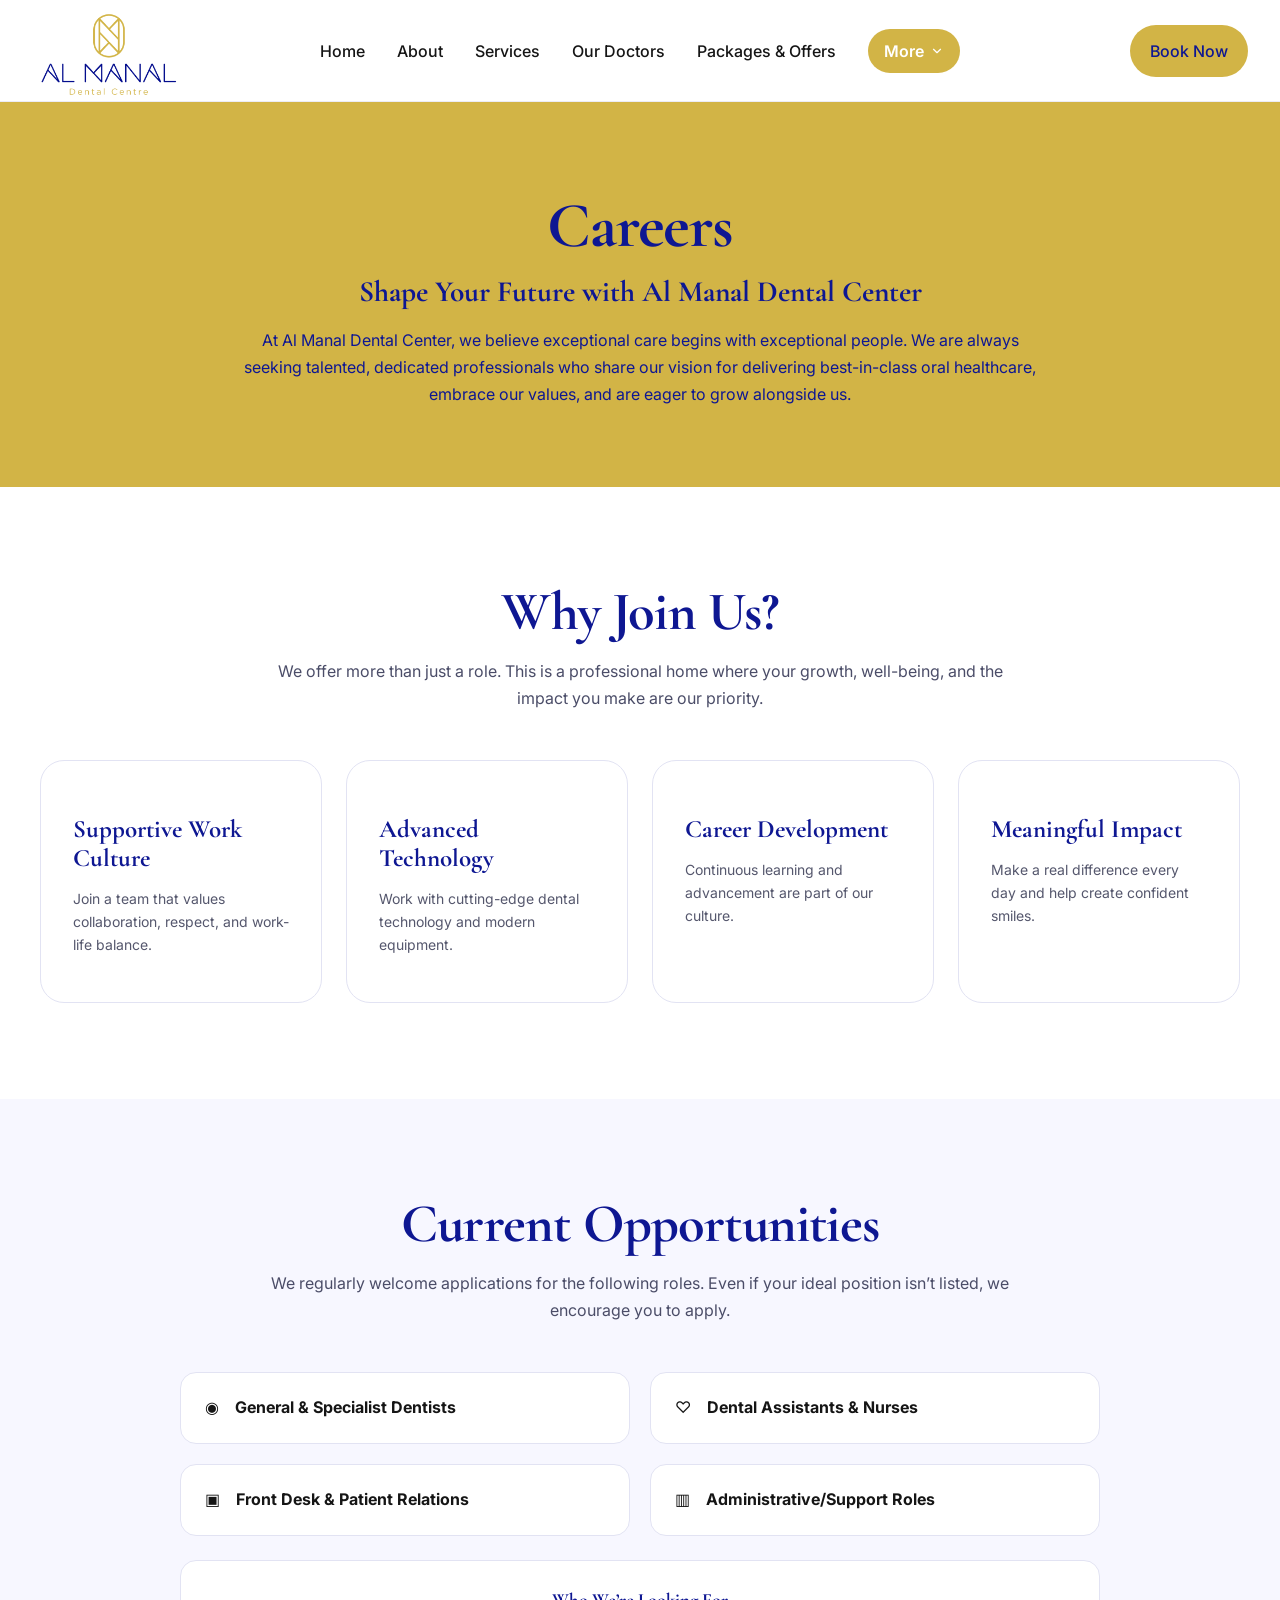
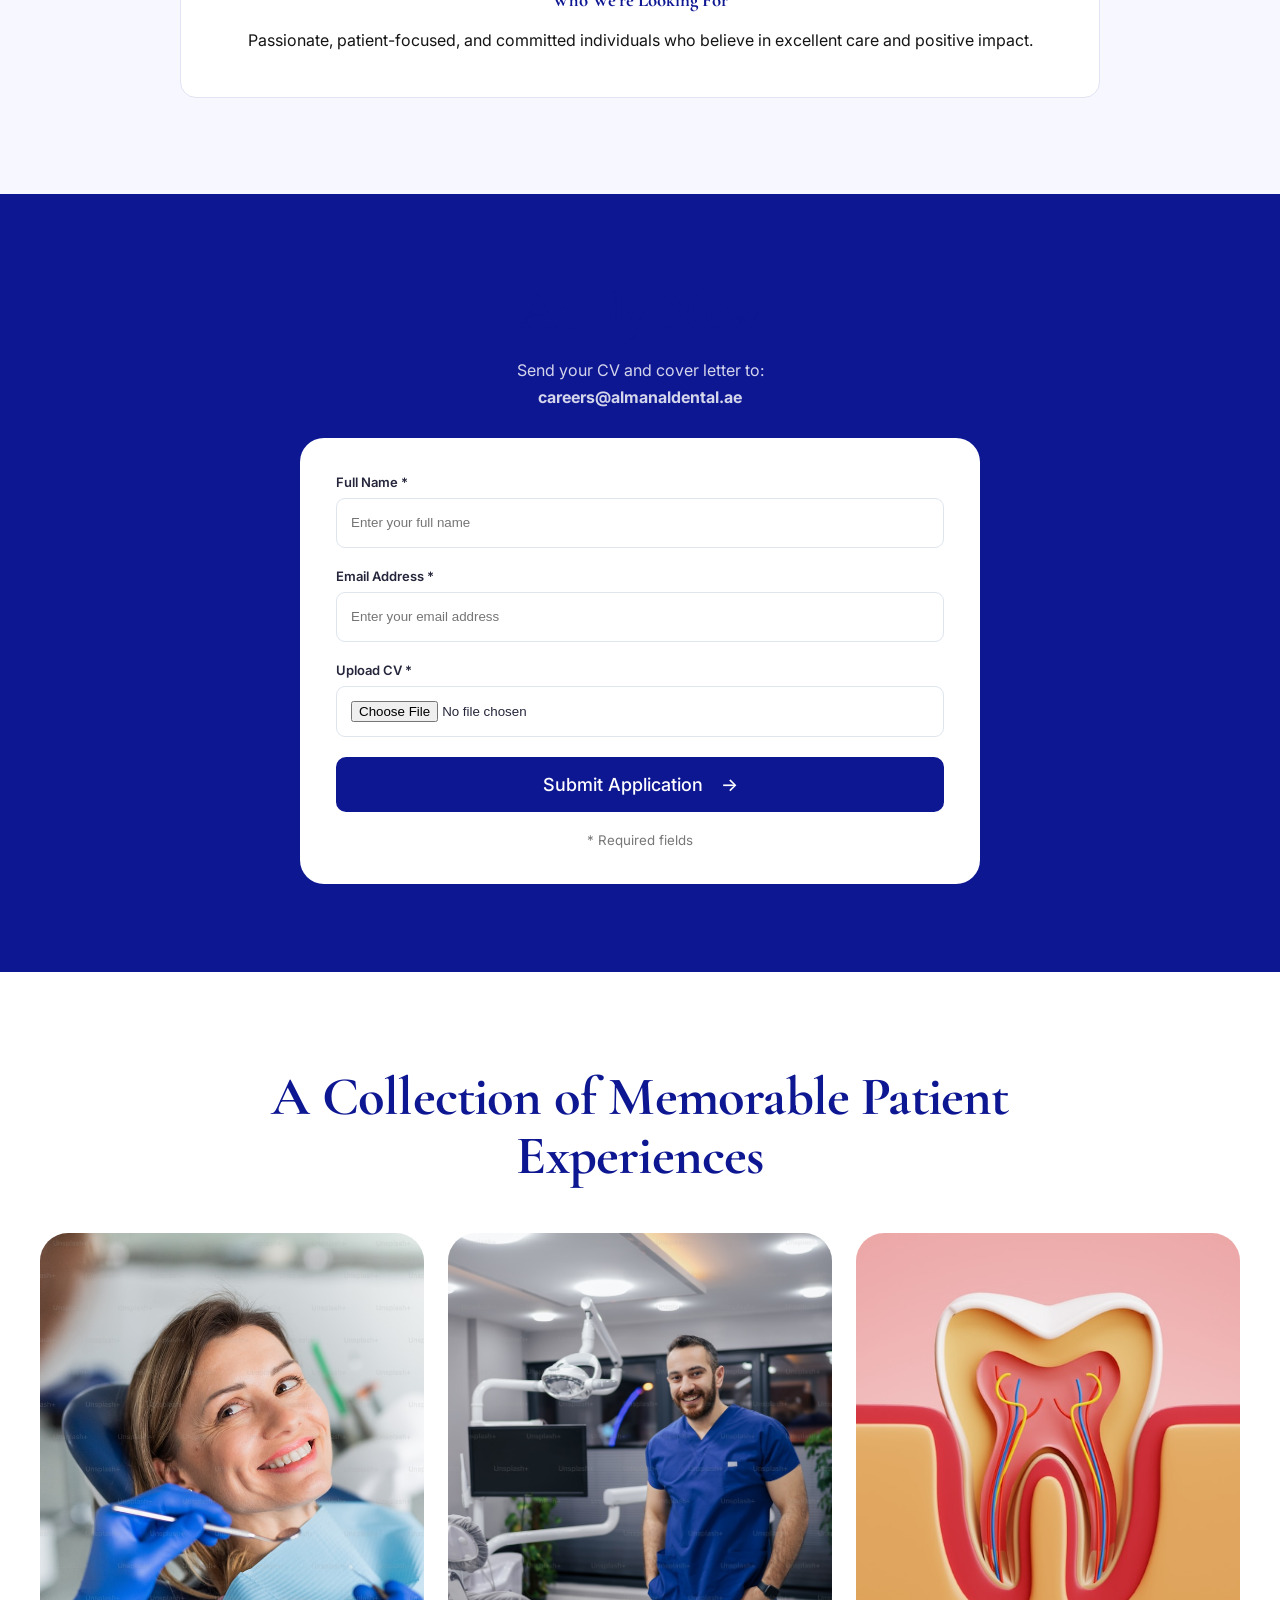
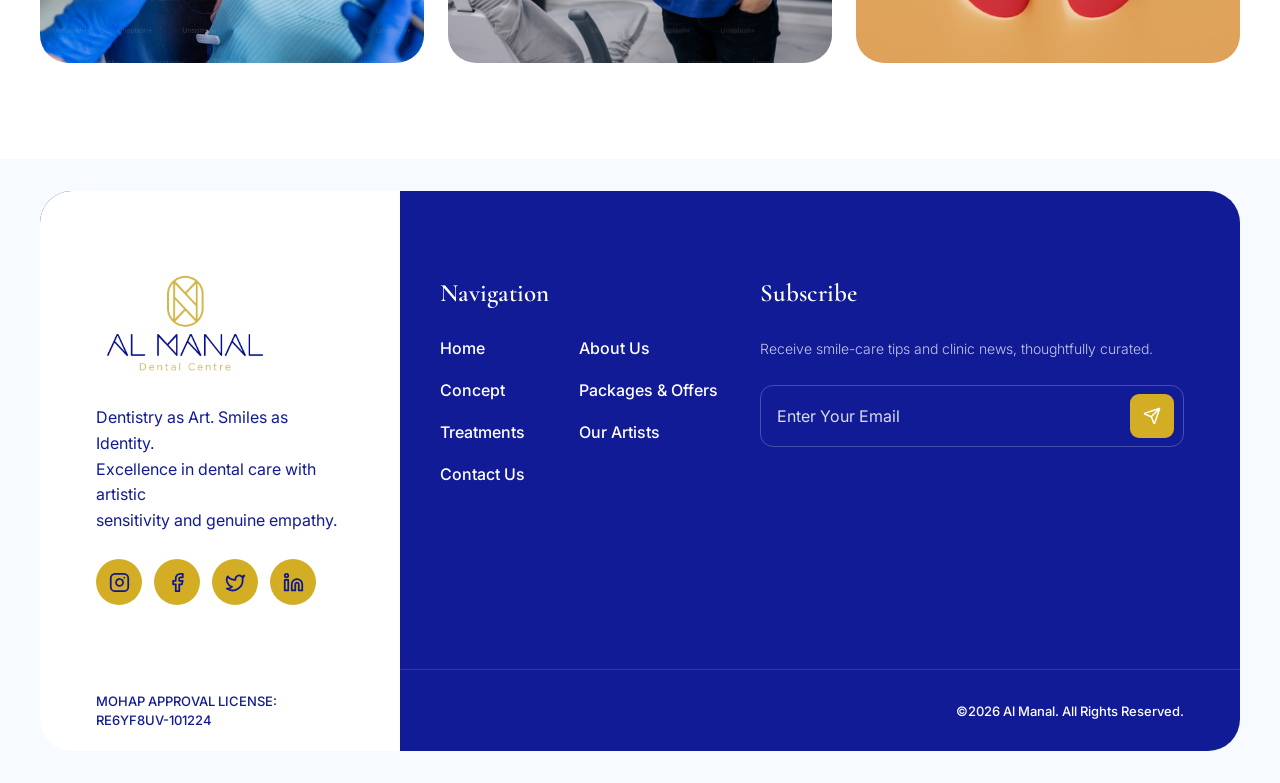
<file: careers.html>
<!doctype html><html lang="en"><head><meta charset="UTF-8"><meta name="viewport" content="width=device-width,initial-scale=1"><title>Careers | Al Manal Dental Center</title><link rel="preconnect" href="https://fonts.googleapis.com"><link rel="preconnect" href="https://fonts.gstatic.com" crossorigin><link href="https://fonts.googleapis.com/css2?family=Cormorant+Garamond:wght@600;700&family=Inter:wght@300;400;500;600&display=swap" rel="stylesheet"><link rel="stylesheet" href="style.css?v=16">  <link rel="stylesheet" href="navigation.css?v=1">
</head><body class="resource-page careers-page">
<header class="site-header">
    <a class="logo" href="index.html" aria-label="Al Manal home"><img src="assets/logo-original.png" alt="Al Manal"></a>
    <button class="menu-toggle" aria-label="Toggle navigation" aria-expanded="false"><span></span><span></span></button>
    <nav class="nav" aria-label="Main navigation">
      <a href="index.html">Home</a><a href="about.html">About</a><a href="services.html">Services</a>
      <a href="doctors.html">Our Doctors</a><a href="packages.html">Packages &amp; Offers</a><a class="active" href="contact.html">More</a>
    </nav>
    <a class="button button-primary header-cta" href="index.html#contact">Book Now</a>
  </header>
<main><section class="resource-hero careers-hero"><h1>Careers</h1><h2>Shape Your Future with Al Manal Dental Center</h2><p>At Al Manal Dental Center, we believe exceptional care begins with exceptional people. We are always seeking talented, dedicated professionals who share our vision for delivering best-in-class oral healthcare, embrace our values, and are eager to grow alongside us.</p></section>
<section class="resource-section why-join"><div class="resource-title"><h2>Why Join Us?</h2><p>We offer more than just a role. This is a professional home where your growth, well-being, and the impact you make are our priority.</p></div><div class="four-cards"><article><h3>Supportive Work Culture</h3><p>Join a team that values collaboration, respect, and work-life balance.</p></article><article><h3>Advanced Technology</h3><p>Work with cutting-edge dental technology and modern equipment.</p></article><article><h3>Career Development</h3><p>Continuous learning and advancement are part of our culture.</p></article><article><h3>Meaningful Impact</h3><p>Make a real difference every day and help create confident smiles.</p></article></div></section>
<section class="resource-band opportunities"><div class="resource-title"><h2>Current Opportunities</h2><p>We regularly welcome applications for the following roles. Even if your ideal position isn’t listed, we encourage you to apply.</p></div><div class="job-grid"><div>◉　<b>General & Specialist Dentists</b></div><div>♡　<b>Dental Assistants & Nurses</b></div><div>▣　<b>Front Desk & Patient Relations</b></div><div>▥　<b>Administrative/Support Roles</b></div></div><article class="looking-for"><h3>Who We’re Looking For</h3><p>Passionate, patient-focused, and committed individuals who believe in excellent care and positive impact.</p></article></section>
<section class="apply-section"><h2>Apply Now</h2><p>Send your CV and cover letter to:<br><b>careers@almanaldental.ae</b></p><form class="career-form"><label>Full Name *<input required placeholder="Enter your full name"></label><label>Email Address *<input required type="email" placeholder="Enter your email address"></label><label>Upload CV *<input required type="file" accept=".pdf,.doc,.docx"></label><button class="button button-primary" type="submit">Submit Application　→</button><small>* Required fields</small></form></section>
<section class="gallery-section"><h2>A Collection of Memorable Patient Experiences</h2><div><img src="assets/about-commitment.png" alt="Patient experience"><img src="assets/experience.png" alt="Dental treatment"><img src="assets/service-root.png" alt="Clinical dental care"></div></section></main>
<footer id="footer"><div class="footer-main"><div class="footer-brand"><img src="assets/logo.png" alt="Al Manal"><p>Dentistry as Art. Smiles as Identity. Excellence in dental care with artistic sensitivity and genuine empathy.</p><div class="socials"><a href="#" aria-label="Facebook">f</a><a href="#" aria-label="Instagram">◎</a><a href="#" aria-label="LinkedIn">in</a><a href="#" aria-label="Social media">◉</a></div></div><div><h3>Navigation</h3><div class="footer-links"><a href="index.html">Home</a><a href="about.html">About Us</a><a href="index.html#concept">Concept</a><a href="index.html#services">Treatments</a><a href="index.html#team">Our Artists</a><a href="contact.html#appointment">Contact Us</a></div></div><div><h3>Subscribe</h3><p>Receive smile-care tips and clinic news, thoughtfully curated.</p><form class="subscribe"><input type="email" placeholder="Enter Your Email" aria-label="Email"><button aria-label="Subscribe">→</button></form></div></div><div class="footer-bottom"><span>MOHAP APPROVAL LICENSE: RE6YF8UV-101224</span><span>©2026 Al Manal. All Rights Reserved.</span></div></footer><script src="script.js?v=21"></script></body></html>
</file>
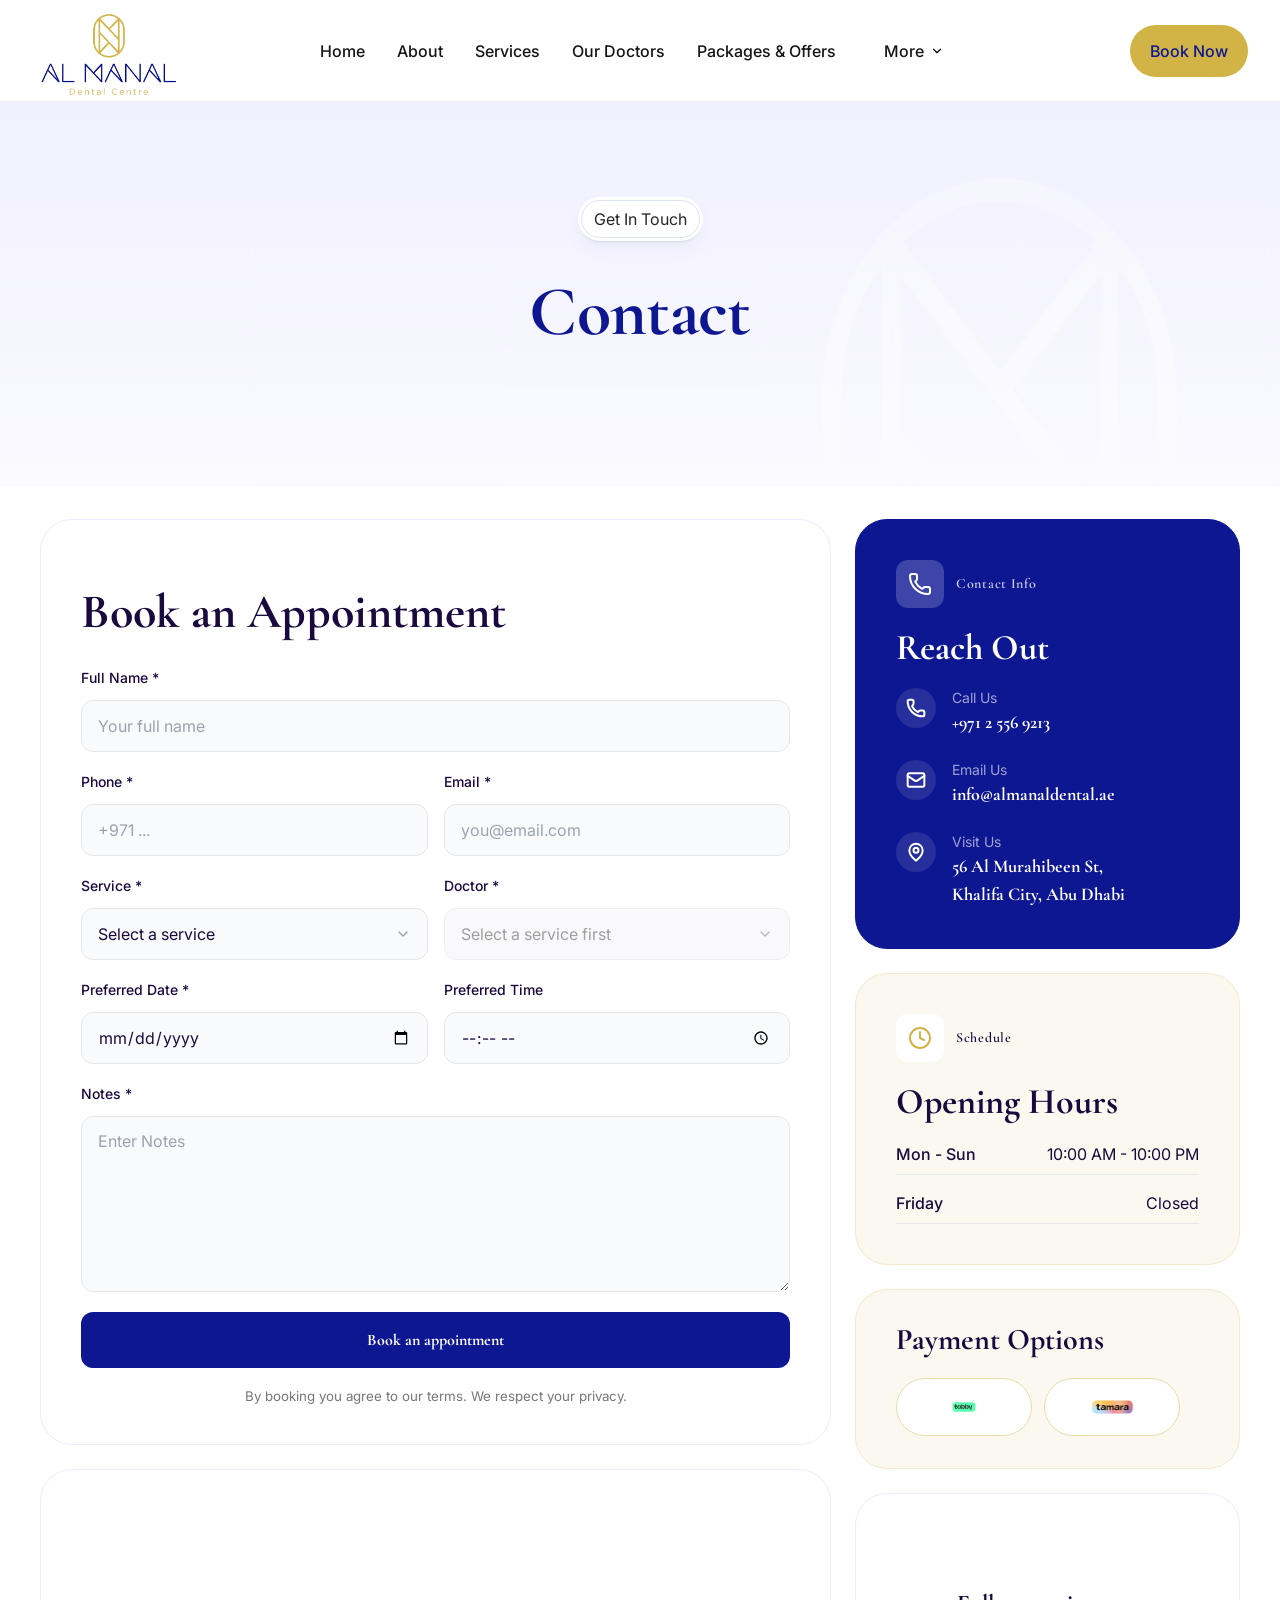
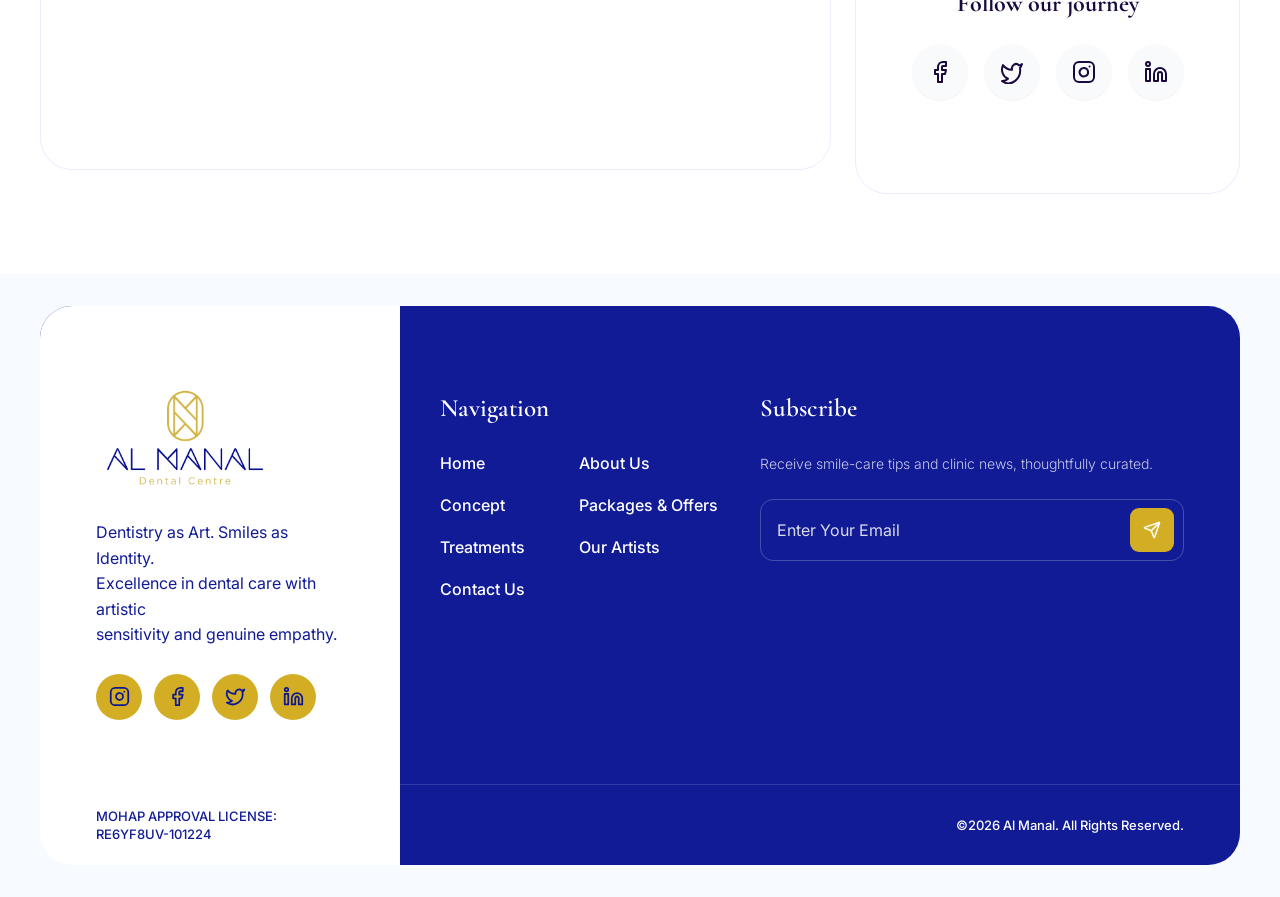
<file: contact.html>
<!doctype html><html lang="en"><head><meta charset="UTF-8"><meta name="viewport" content="width=device-width,initial-scale=1"><title>Contact | Al Manal Dental Center</title><link rel="preconnect" href="https://fonts.googleapis.com"><link rel="preconnect" href="https://fonts.gstatic.com" crossorigin><link href="https://fonts.googleapis.com/css2?family=Cormorant+Garamond:wght@600;700&family=Inter:wght@300;400;500;600&display=swap" rel="stylesheet"><link rel="stylesheet" href="style.css?v=16">  <link rel="stylesheet" href="navigation.css?v=1">
<link rel="stylesheet" href="homepage.css?v=4"><link rel="stylesheet" href="about.css?v=6"><link rel="stylesheet" href="contact.css?v=5">
</head><body class="contact-view">
<header class="site-header">
    <a class="logo" href="index.html" aria-label="Al Manal home"><img src="assets/logo-original.png" alt="Al Manal"></a>
    <button class="menu-toggle" aria-label="Toggle navigation" aria-expanded="false"><span></span><span></span></button>
    <nav class="nav" aria-label="Main navigation">
      <a href="index.html">Home</a><a href="about.html">About</a><a href="services.html">Services</a>
      <a href="doctors.html">Our Doctors</a><a href="packages.html">Packages &amp; Offers</a><a href="contact.html">More</a>
    </nav>
    <a class="button button-primary header-cta" href="index.html#contact">Book Now</a>
  </header>
<main><section class="page-hero"><div><span class="eyebrow">Get In Touch</span><h1>Contact</h1></div></section>
<section class="contact-dashboard">
  <div class="contact-primary">
    <article class="contact-request"><h2>Book an Appointment</h2><form class="appointment-form" id="contact-form"><label>Full Name *<input required name="name" autocomplete="name" placeholder="Your full name"></label><div class="field-row"><label>Phone *<input required name="phone" autocomplete="tel" type="tel" placeholder="+971 ..."></label><label>Email *<input required name="email" autocomplete="email" type="email" placeholder="you@email.com"></label></div><div class="field-row service-doctor-fields"><label>Service *<select required name="service" id="appointment-service"><option value="">Select a service</option><option>Smile Design</option><option>Veneers</option><option>Root Canal Treatment</option><option>Dental Crowns</option><option>Dental Implants</option><option>Orthodontics</option></select></label><label>Doctor *<select required name="doctor" id="appointment-doctor" disabled><option value="">Select a service first</option></select></label></div><div class="field-row"><label>Preferred Date *<input required name="date" type="date"></label><label>Preferred Time<input name="time" type="time"></label></div><label>Notes *<textarea required name="notes" placeholder="Enter Notes"></textarea></label><button class="button button-primary" type="submit">Book an appointment</button><small>By booking you agree to our terms. We respect your privacy.</small></form></article>
    <article class="contact-map-card"><iframe title="Al Manal Dental Center location on Google Maps" src="https://www.google.com/maps?q=Al+Manal+Dental+Center+Khalifa+City+Abu+Dhabi&amp;output=embed" width="100%" height="100%" style="border:0" loading="lazy" allowfullscreen referrerpolicy="no-referrer-when-downgrade"></iframe></article>
  </div>
  <aside class="contact-secondary">
    <article class="reach-card"><div class="contact-label"><i><img src="assets/contact-info.svg" width="24" height="24" alt=""></i><span>Contact Info</span></div><h2>Reach Out</h2><div class="reach-list"><div><i><img src="assets/contact-phone.svg" width="20" height="20" alt=""></i><p><span>Call Us</span><a href="tel:+97125569213">+971 2 556 9213</a></p></div><div><i><img src="assets/contact-email.svg" width="20" height="20" alt=""></i><p><span>Email Us</span><a href="mailto:info@almanaldental.ae">info@almanaldental.ae</a></p></div><div><i><img src="assets/contact-location.svg" width="20" height="20" alt=""></i><p><span>Visit Us</span><b>56 Al Murahibeen St,<br>Khalifa City, Abu Dhabi</b></p></div></div></article>
    <article class="hours-card"><div class="contact-label"><i><img src="assets/contact-clock.svg" width="24" height="24" alt=""></i><span>Schedule</span></div><h2>Opening Hours</h2><div><p><b>Mon - Sun</b><span>10:00 AM - 10:00 PM</span></p><p><b>Friday</b><span>Closed</span></p></div></article>
    <article class="payment-options"><h2>Payment Options</h2><div><span><img src="assets/payment-tabby.svg?v=2" alt="Tabby" width="90" height="30"></span><span><img src="assets/payment-tamara.webp" alt="Tamara" width="90" height="30"></span></div></article>
    <article class="contact-social"><h2>Follow our journey</h2><div><a href="#" aria-label="Facebook"><img src="assets/contact-facebook.svg" width="24" height="24" alt=""></a><a href="#" aria-label="Twitter"><img src="assets/contact-twitter.svg" width="24" height="24" alt=""></a><a href="#" aria-label="Instagram"><img src="assets/contact-instagram.svg" width="24" height="24" alt=""></a><a href="#" aria-label="LinkedIn"><img src="assets/contact-linkedin.svg" width="24" height="24" alt=""></a></div></article>
  </aside>
</section></main>
<footer id="footer"><div class="footer-main"><div class="footer-brand"><img src="assets/logo.png" alt="Al Manal"><p>Dentistry as Art. Smiles as Identity. Excellence in dental care with artistic sensitivity and genuine empathy.</p><div class="socials"><a href="#">f</a><a href="#">◎</a><a href="#">in</a><a href="#">◉</a></div></div><div><h3>Navigation</h3><div class="footer-links"><a href="index.html">Home</a><a href="about.html">About Us</a><a href="index.html#concept">Concept</a><a href="index.html#services">Treatments</a><a href="index.html#team">Our Artists</a><a href="#contact-form">Contact Us</a></div></div><div><h3>Subscribe</h3><p>Receive smile-care tips and clinic news, thoughtfully curated.</p><form class="subscribe"><input type="email" placeholder="Enter Your Email" aria-label="Email"><button aria-label="Subscribe">→</button></form></div></div><div class="footer-bottom"><span>MOHAP APPROVAL LICENSE: RE6YF8UV-101224</span><span>©2026 Al Manal. All Rights Reserved.</span></div></footer><script src="script.js?v=21"></script></body></html>
</file>
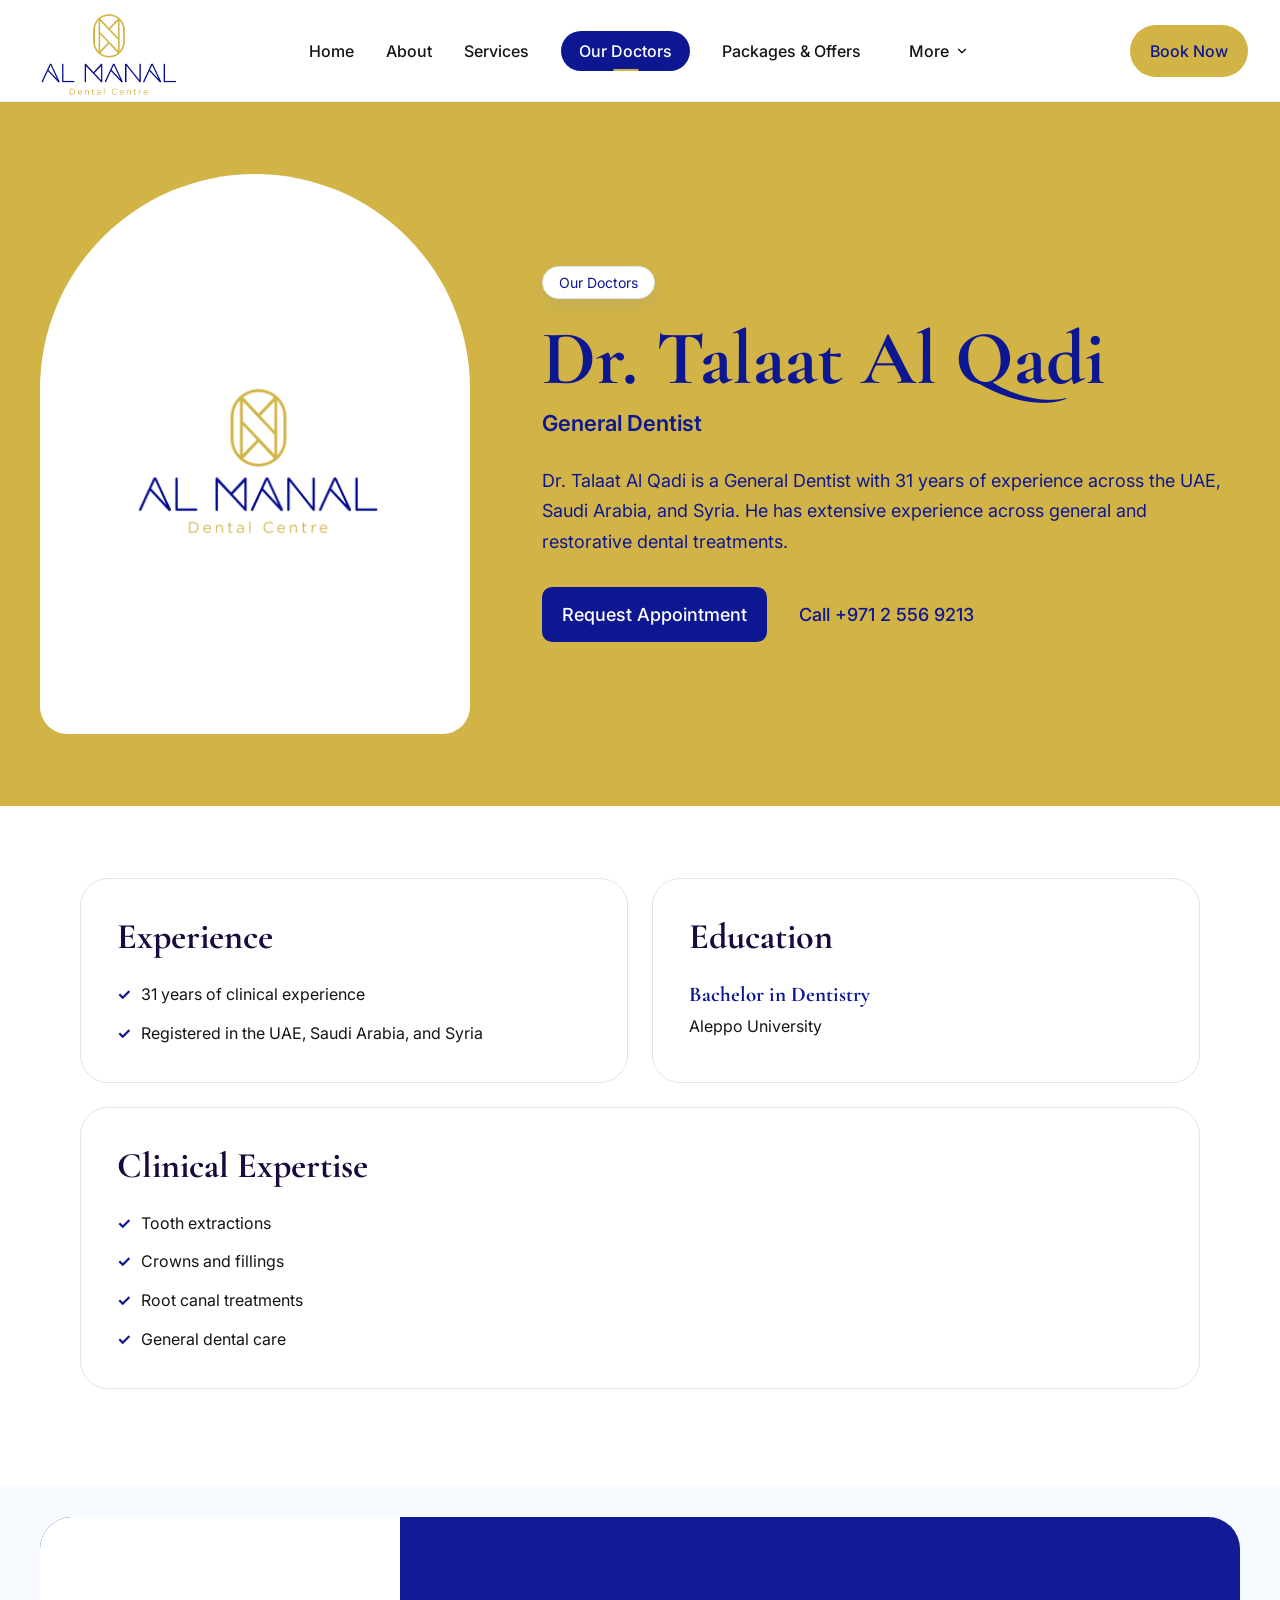
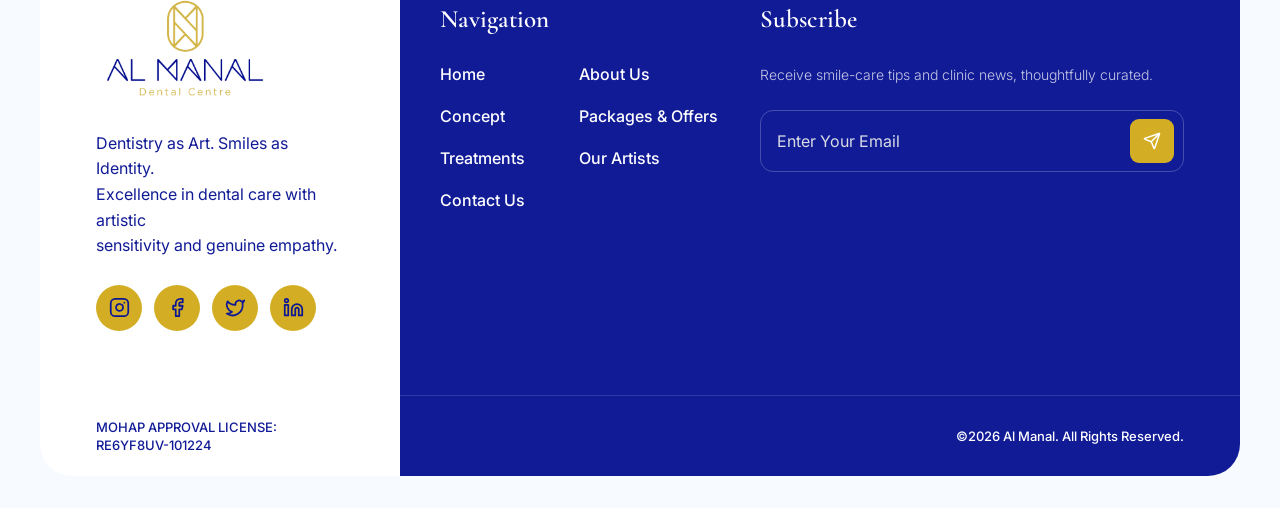
<file: doctor-profile.html>
<!doctype html><html lang="en"><head><meta charset="UTF-8"><meta name="viewport" content="width=device-width,initial-scale=1"><title>Doctor Profile | Al Manal Dental Center</title><link rel="preconnect" href="https://fonts.googleapis.com"><link rel="preconnect" href="https://fonts.gstatic.com" crossorigin><link href="https://fonts.googleapis.com/css2?family=Cormorant+Garamond:wght@600;700&family=Inter:wght@300;400;500;600&display=swap" rel="stylesheet"><link rel="stylesheet" href="style.css?v=16"><link rel="stylesheet" href="navigation.css?v=1"><link rel="stylesheet" href="doctors.css?v=3"></head><body class="doctor-profile-view">
<header class="site-header"><a class="logo" href="index.html" aria-label="Al Manal home"><img src="assets/logo-original.png" alt="Al Manal"></a><button class="menu-toggle" aria-label="Toggle navigation" aria-expanded="false"><span></span><span></span></button><nav class="nav" aria-label="Main navigation"><a href="index.html">Home</a><a href="about.html">About</a><a href="services.html">Services</a><a class="active" aria-current="page" href="doctors.html">Our Doctors</a><a href="packages.html">Packages &amp; Offers</a><a href="contact.html">More</a></nav><a class="button button-primary header-cta" href="index.html#contact">Book Now</a></header>
<main class="doctor-profile-main"><section class="doctor-profile-hero"><div class="doctor-profile-photo" id="profile-photo"><img id="profile-image" src="assets/logo-original.png" alt=""></div><div class="doctor-profile-copy"><span class="eyebrow">Our Doctors</span><h1 id="profile-name">Doctor Profile</h1><p class="doctor-profile-role" id="profile-role"></p><p class="doctor-profile-summary" id="profile-summary"></p><div class="profile-actions"><a class="button button-primary" href="contact.html">Request Appointment</a><a class="button button-outline" href="tel:+97125569213">Call +971 2 556 9213</a></div></div></section><section class="profile-details"><article class="profile-panel"><h2>Experience</h2><ul id="profile-experience"></ul></article><article class="profile-panel"><h2>Education</h2><div id="profile-education"></div></article><article class="profile-panel profile-panel-wide"><h2>Clinical Expertise</h2><ul id="profile-expertise"></ul></article></section></main>
<footer><div class="footer-main"></div><div class="footer-bottom"></div></footer><script src="script.js?v=21"></script></body></html>
</file>
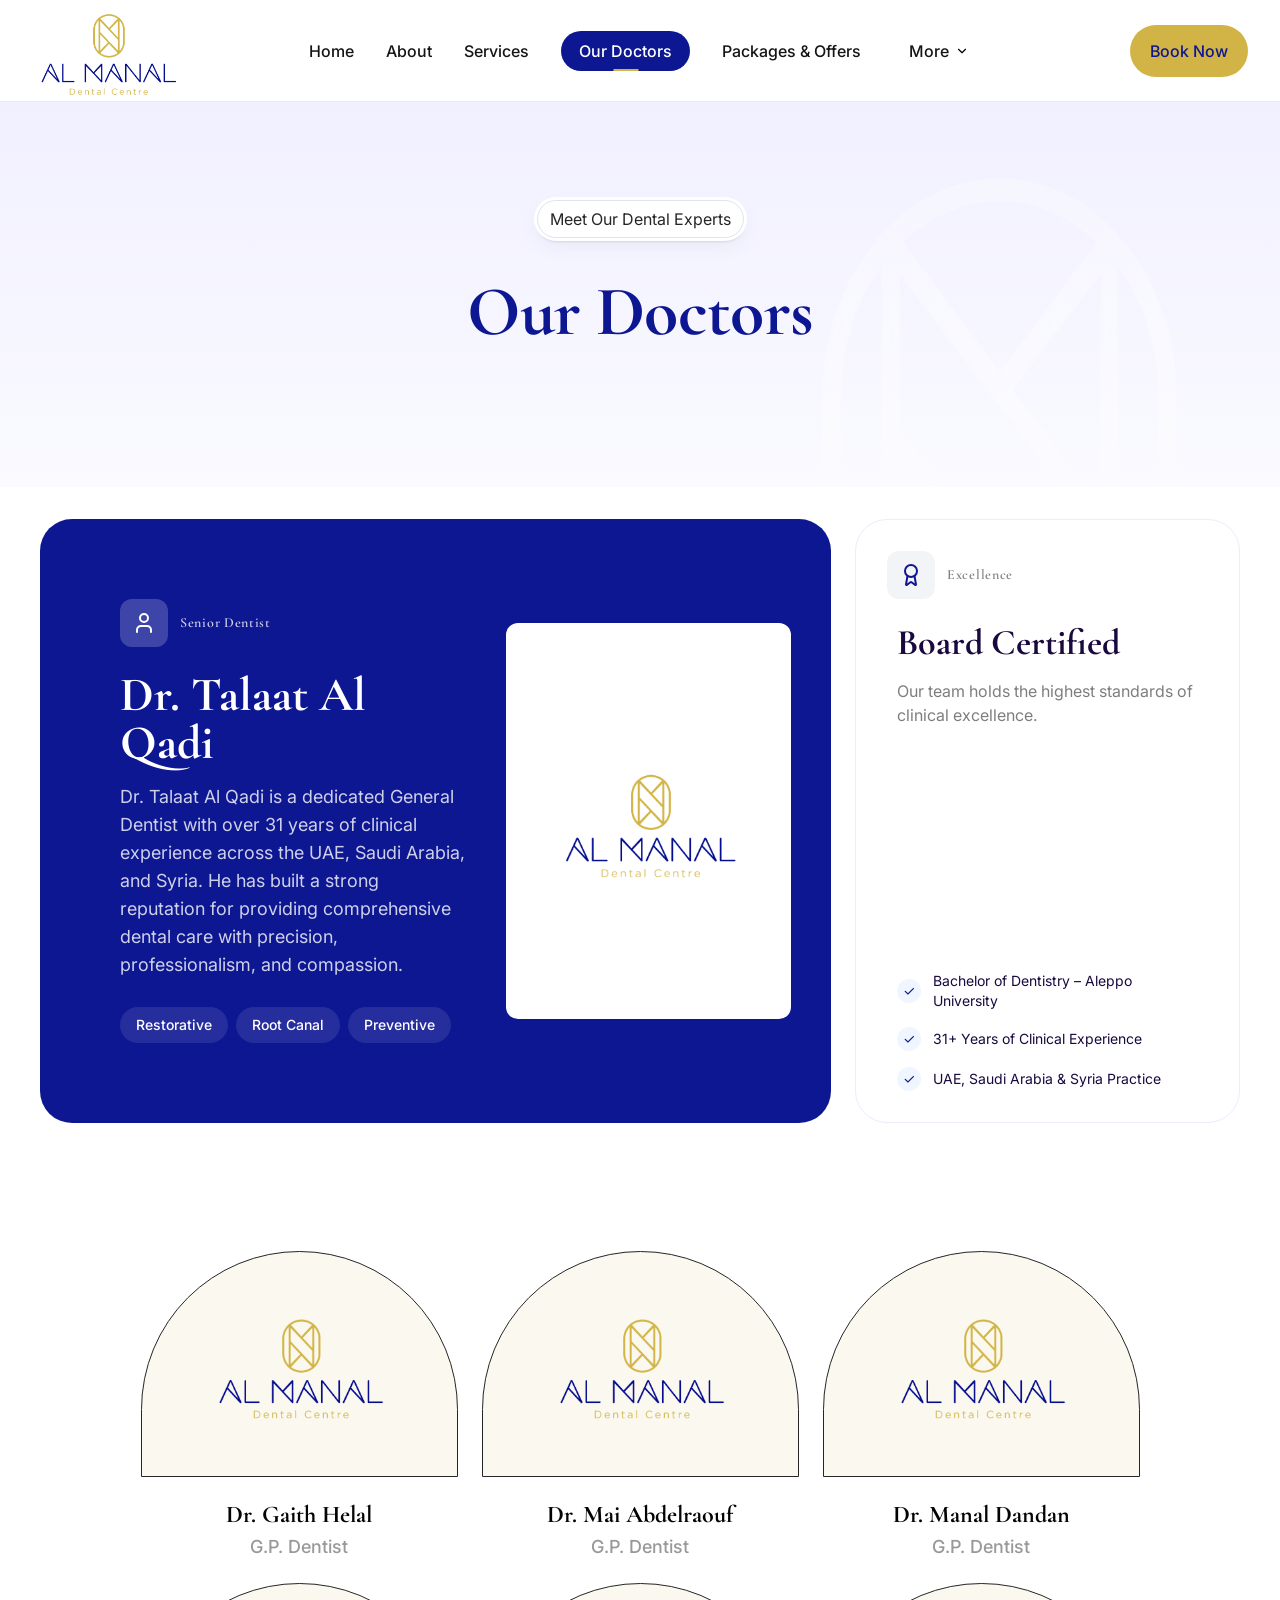
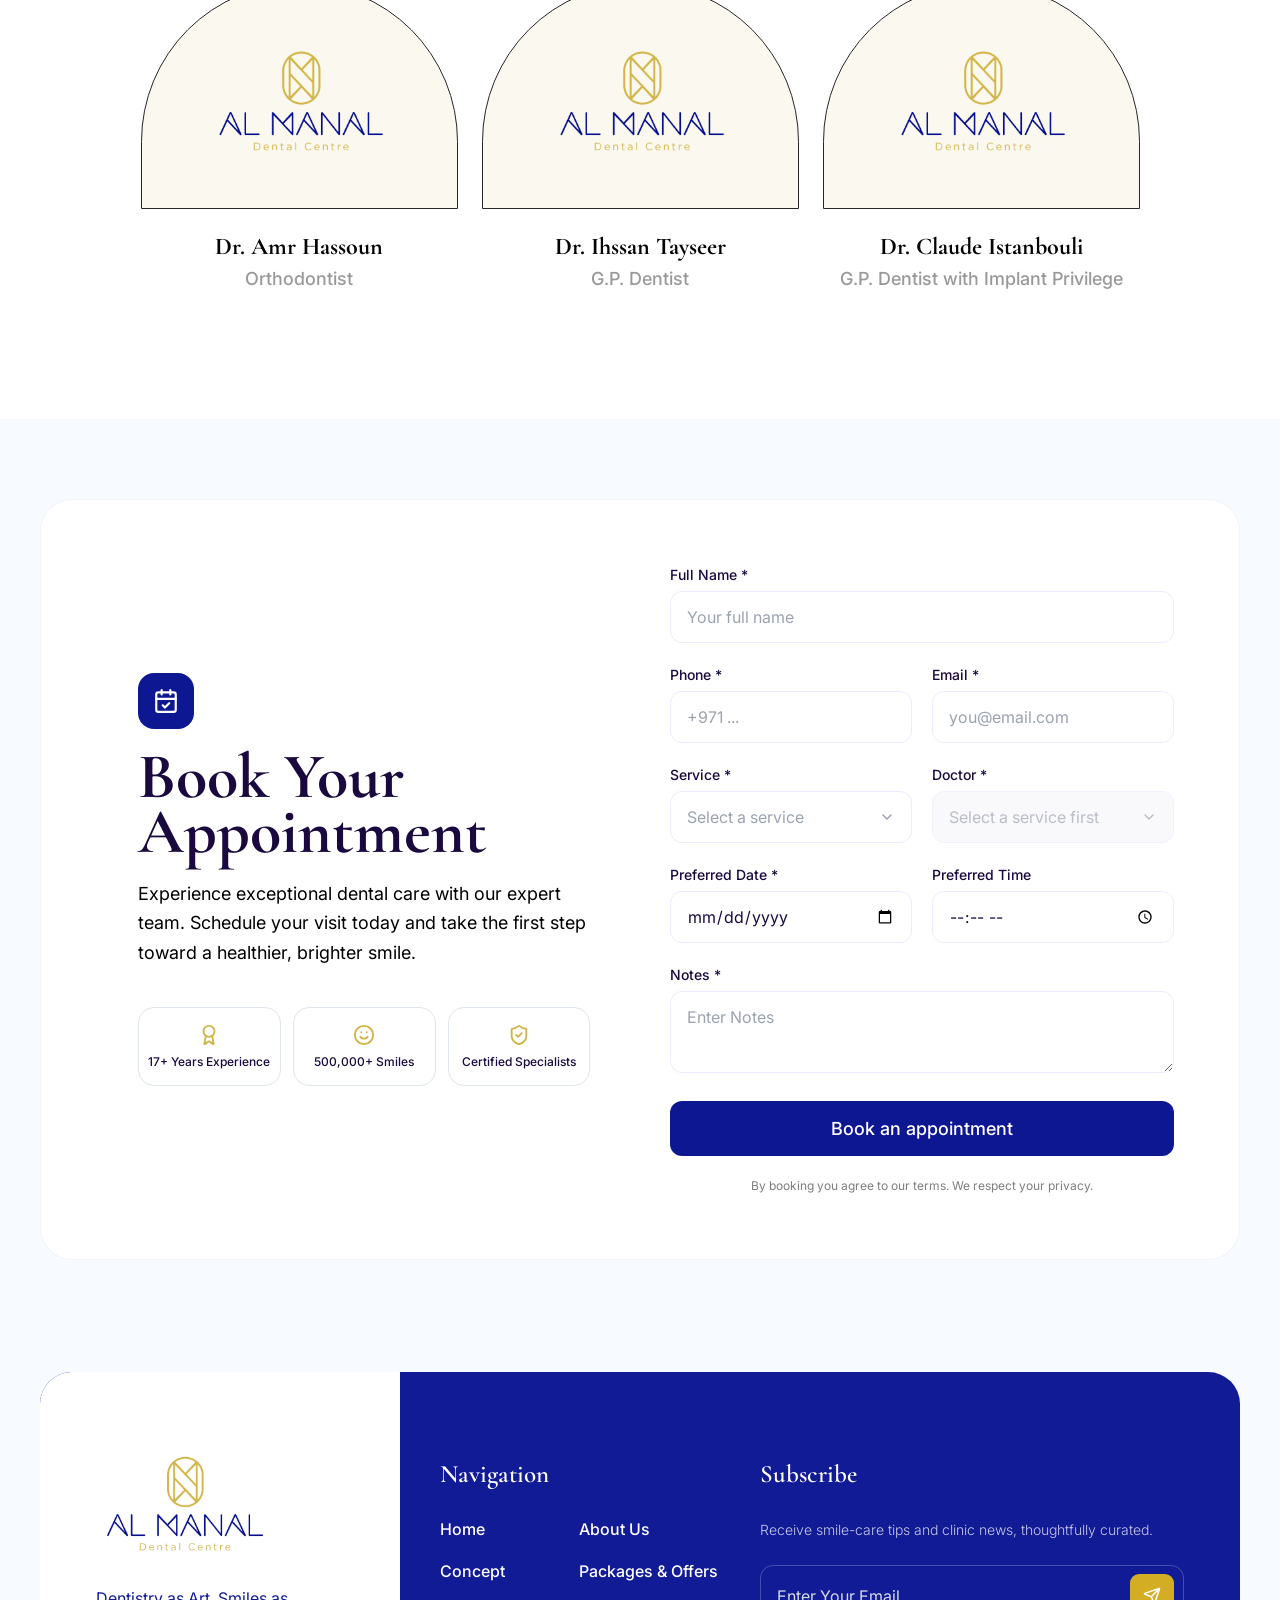
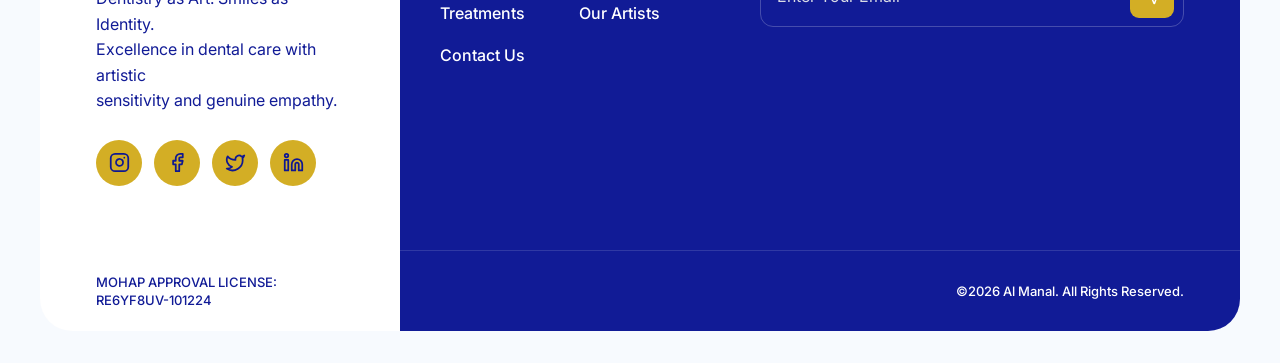
<file: doctors.html>
<!doctype html><html lang="en"><head><meta charset="UTF-8"><meta name="viewport" content="width=device-width,initial-scale=1"><title>Our Doctors | Al Manal Dental Center</title><link rel="preconnect" href="https://fonts.googleapis.com"><link rel="preconnect" href="https://fonts.gstatic.com" crossorigin><link href="https://fonts.googleapis.com/css2?family=Cormorant+Garamond:wght@600;700&family=Inter:wght@300;400;500;600&display=swap" rel="stylesheet"><link rel="stylesheet" href="style.css?v=16">  <link rel="stylesheet" href="navigation.css?v=1">
<link rel="stylesheet" href="homepage.css?v=4"><link rel="stylesheet" href="about.css?v=6"><link rel="stylesheet" href="doctors.css?v=4">
</head><body class="doctors-view">
<header class="site-header">
    <a class="logo" href="index.html" aria-label="Al Manal home"><img src="assets/logo-original.png" alt="Al Manal"></a>
    <button class="menu-toggle" aria-label="Toggle navigation" aria-expanded="false"><span></span><span></span></button>
    <nav class="nav" aria-label="Main navigation">
      <a href="index.html">Home</a><a href="about.html">About</a><a href="services.html">Services</a>
      <a class="active" aria-current="page" href="doctors.html">Our Doctors</a><a href="packages.html">Packages &amp; Offers</a><a href="contact.html">More</a>
    </nav>
    <a class="button button-primary header-cta" href="index.html#contact">Book Now</a>
  </header>
<main><section class="page-hero"><div><span class="eyebrow">Meet Our Dental Experts</span><h1>Our Doctors</h1></div></section>
<section class="doctors-showcase">
  <div class="doctors-top">
    <a class="featured-expert awaiting-photo" href="doctor-profile.html?doctor=talaat"><div class="featured-expert-copy"><div class="doctor-label"><i><img src="assets/doctors-person.svg" width="24" height="24" alt=""></i><span>Senior Dentist</span></div><h2>Dr. Talaat Al Qadi</h2><p>Dr. Talaat Al Qadi is a dedicated General Dentist with over 31 years of clinical experience across the UAE, Saudi Arabia, and Syria. He has built a strong reputation for providing comprehensive dental care with precision, professionalism, and compassion.</p><div class="doctor-tags"><span>Restorative</span><span>Root Canal</span><span>Preventive</span></div></div><img src="assets/logo-original.png" alt="Al Manal logo placeholder for Dr. Talaat Al Qadi"></a>
    <article class="certification-card"><div class="doctor-label"><i><img src="assets/doctors-award.svg" width="24" height="24" alt=""></i><span>Excellence</span></div><h2>Board Certified</h2><p>Our team holds the highest standards of clinical excellence.</p><ul><li>Bachelor of Dentistry – Aleppo University</li><li>31+ Years of Clinical Experience</li><li>UAE, Saudi Arabia &amp; Syria Practice</li></ul></article>
  </div>
  <div class="doctors-grid">
    <a href="doctor-profile.html?doctor=ghaeth" class="awaiting-photo"><div><img src="assets/logo-original.png" alt="Al Manal logo placeholder for Dr. Gaith Helal"></div><h2>Dr. Gaith Helal</h2><p>G.P. Dentist</p></a>
    <a href="doctor-profile.html?doctor=may" class="awaiting-photo"><div><img src="assets/logo-original.png" alt="Al Manal logo placeholder for Dr. Mai Abdelraouf"></div><h2>Dr. Mai Abdelraouf</h2><p>G.P. Dentist</p></a>
    <a href="doctor-profile.html?doctor=manal" class="awaiting-photo"><div><img src="assets/logo-original.png" alt="Al Manal logo placeholder for Dr. Manal Dandan"></div><h2>Dr. Manal Dandan</h2><p>G.P. Dentist</p></a>
    <a href="doctor-profile.html?doctor=amr" class="awaiting-photo"><div><img src="assets/logo-original.png" alt="Al Manal logo placeholder for Dr. Amr Hassoun"></div><h2>Dr. Amr Hassoun</h2><p>Orthodontist</p></a>
    <a href="doctor-profile.html?doctor=ihssan" class="awaiting-photo"><div><img src="assets/logo-original.png" alt="Al Manal logo placeholder for Dr. Ihssan Tayseer"></div><h2>Dr. Ihssan Tayseer</h2><p>G.P. Dentist</p></a>
    <a href="doctor-profile.html?doctor=claude" class="awaiting-photo"><div><img src="assets/logo-original.png" alt="Al Manal logo placeholder for Dr. Claude Istanbouli"></div><h2>Dr. Claude Istanbouli</h2><p>G.P. Dentist with Implant Privilege</p></a>
  </div>
</section>
<section class="home-appointment" id="appointment">
      <div class="home-appointment-panel">
        <div class="appointment-intro"><div class="home-book-icon"><img src="assets/home-appointment-0.svg" width="26" height="26" alt=""></div><h2>Book Your<br>Appointment</h2><p>Experience exceptional dental care with our expert team. Schedule your visit today and take the first step toward a healthier, brighter smile.</p><div class="home-stats"><span><img src="assets/home-appointment-1.svg" width="22" height="22" alt="">17+ Years Experience</span><span><img src="assets/home-appointment-2.svg" width="22" height="22" alt="">500,000+ Smiles</span><span><img src="assets/home-appointment-3.svg" width="22" height="22" alt="">Certified Specialists</span></div></div>
        <form class="appointment-form"><label>Full Name *<input required name="name" autocomplete="name" placeholder="Your full name"></label><div class="field-row"><label>Phone *<input required name="phone" autocomplete="tel" type="tel" placeholder="+971 ..."></label><label>Email *<input required name="email" autocomplete="email" type="email" placeholder="you@email.com"></label></div><div class="field-row service-doctor-fields"><label>Service *<select required name="service" id="appointment-service"><option value="">Select a service</option><option>Smile Design</option><option>Veneers</option><option>Root Canal Treatment</option><option>Dental Crowns</option><option>Dental Implants</option><option>Orthodontics</option></select></label><label>Doctor *<select required name="doctor" id="appointment-doctor" disabled><option value="">Select a service first</option></select></label></div><div class="field-row"><label>Preferred Date *<input required name="date" type="date"></label><label>Preferred Time<input name="time" type="time"></label></div><label>Notes *<textarea required name="notes" placeholder="Enter Notes"></textarea></label><button class="button button-primary" type="submit">Book an appointment</button><small>By booking you agree to our terms. We respect your privacy.</small></form>
      </div>
    </section></main>
<footer id="footer"><div class="footer-main"><div class="footer-brand"><img src="assets/logo.png" alt="Al Manal"><p>Dentistry as Art. Smiles as Identity. Excellence in dental care with artistic sensitivity and genuine empathy.</p><div class="socials"><a href="#">f</a><a href="#">◎</a><a href="#">in</a><a href="#">◉</a></div></div><div><h3>Navigation</h3><div class="footer-links"><a href="index.html">Home</a><a href="about.html">About Us</a><a href="index.html#concept">Concept</a><a href="index.html#services">Treatments</a><a href="index.html#team">Our Artists</a><a href="#appointment">Contact Us</a></div></div><div><h3>Subscribe</h3><p>Receive smile-care tips and clinic news, thoughtfully curated.</p><form class="subscribe"><input type="email" placeholder="Enter Your Email" aria-label="Email"><button aria-label="Subscribe">→</button></form></div></div><div class="footer-bottom"><span>MOHAP APPROVAL LICENSE: RE6YF8UV-101224</span><span>©2026 Al Manal. All Rights Reserved.</span></div></footer><script src="script.js?v=21"></script></body></html>
</file>
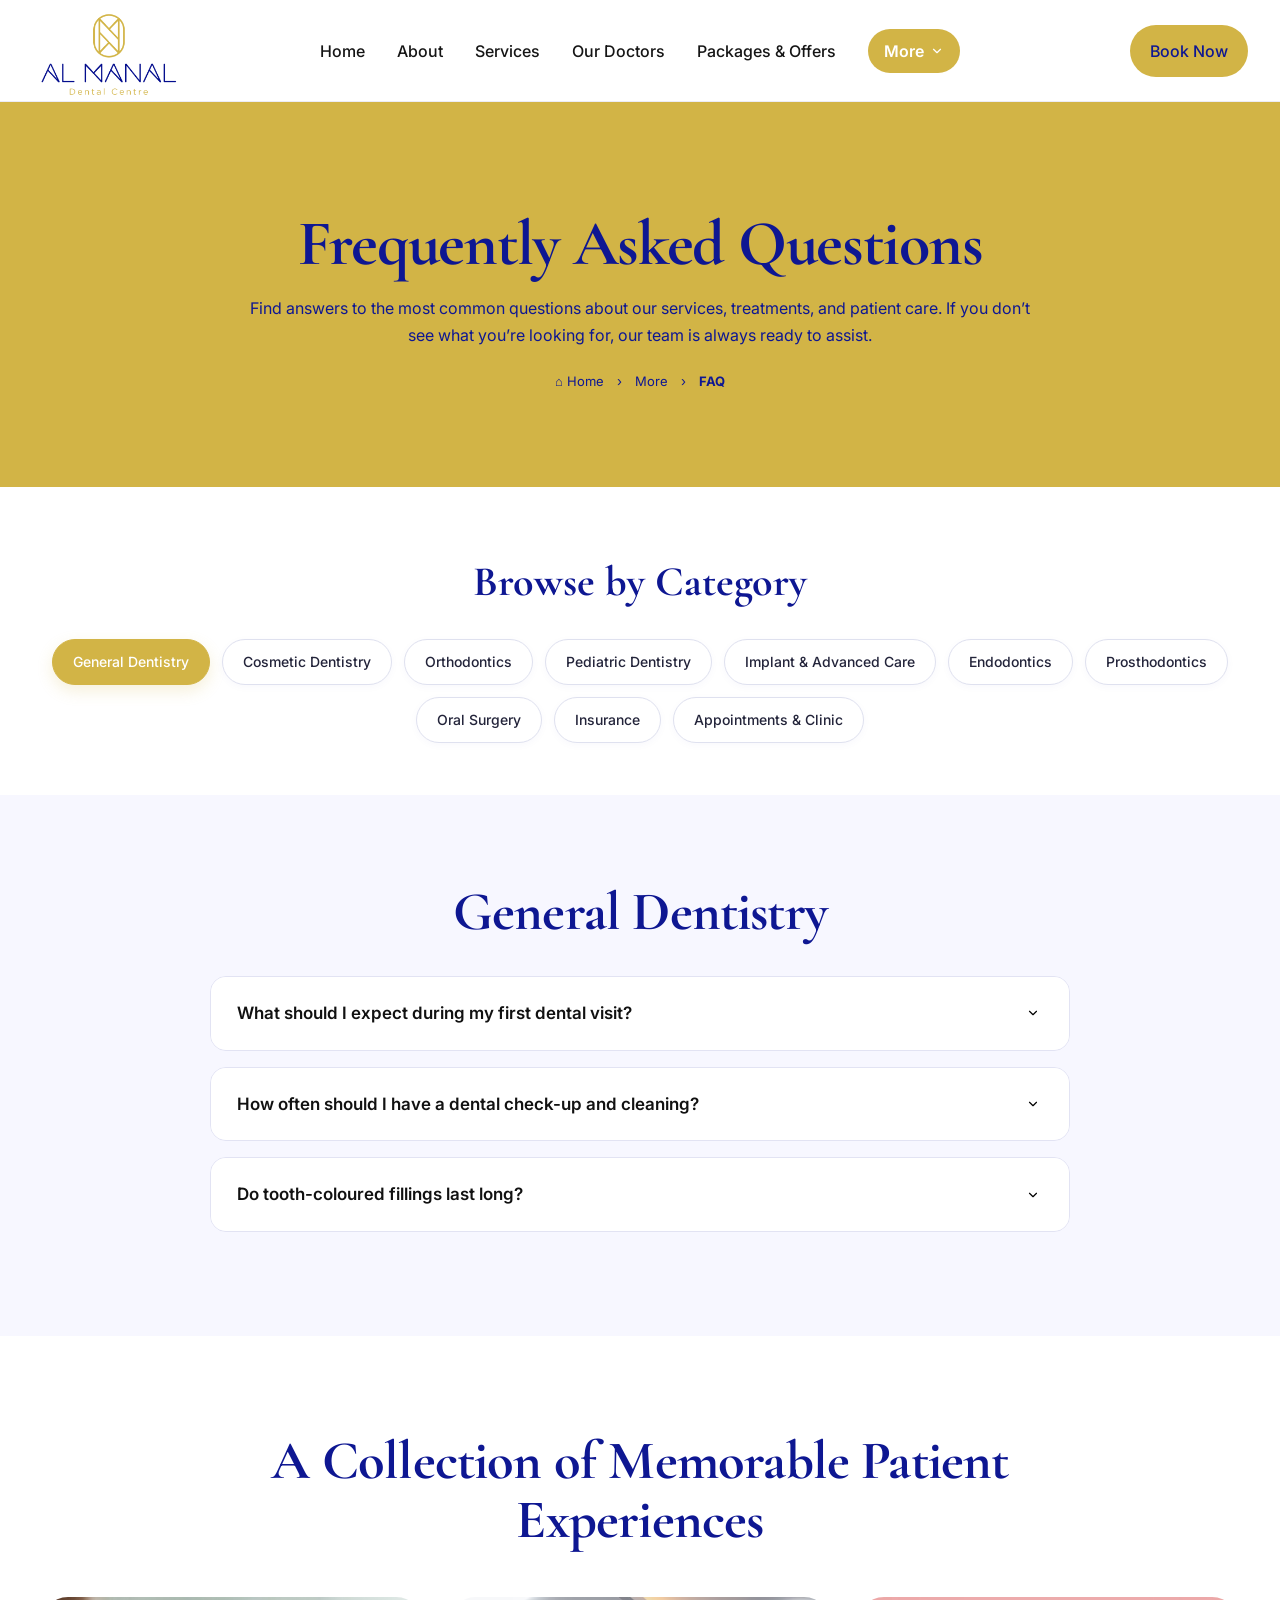
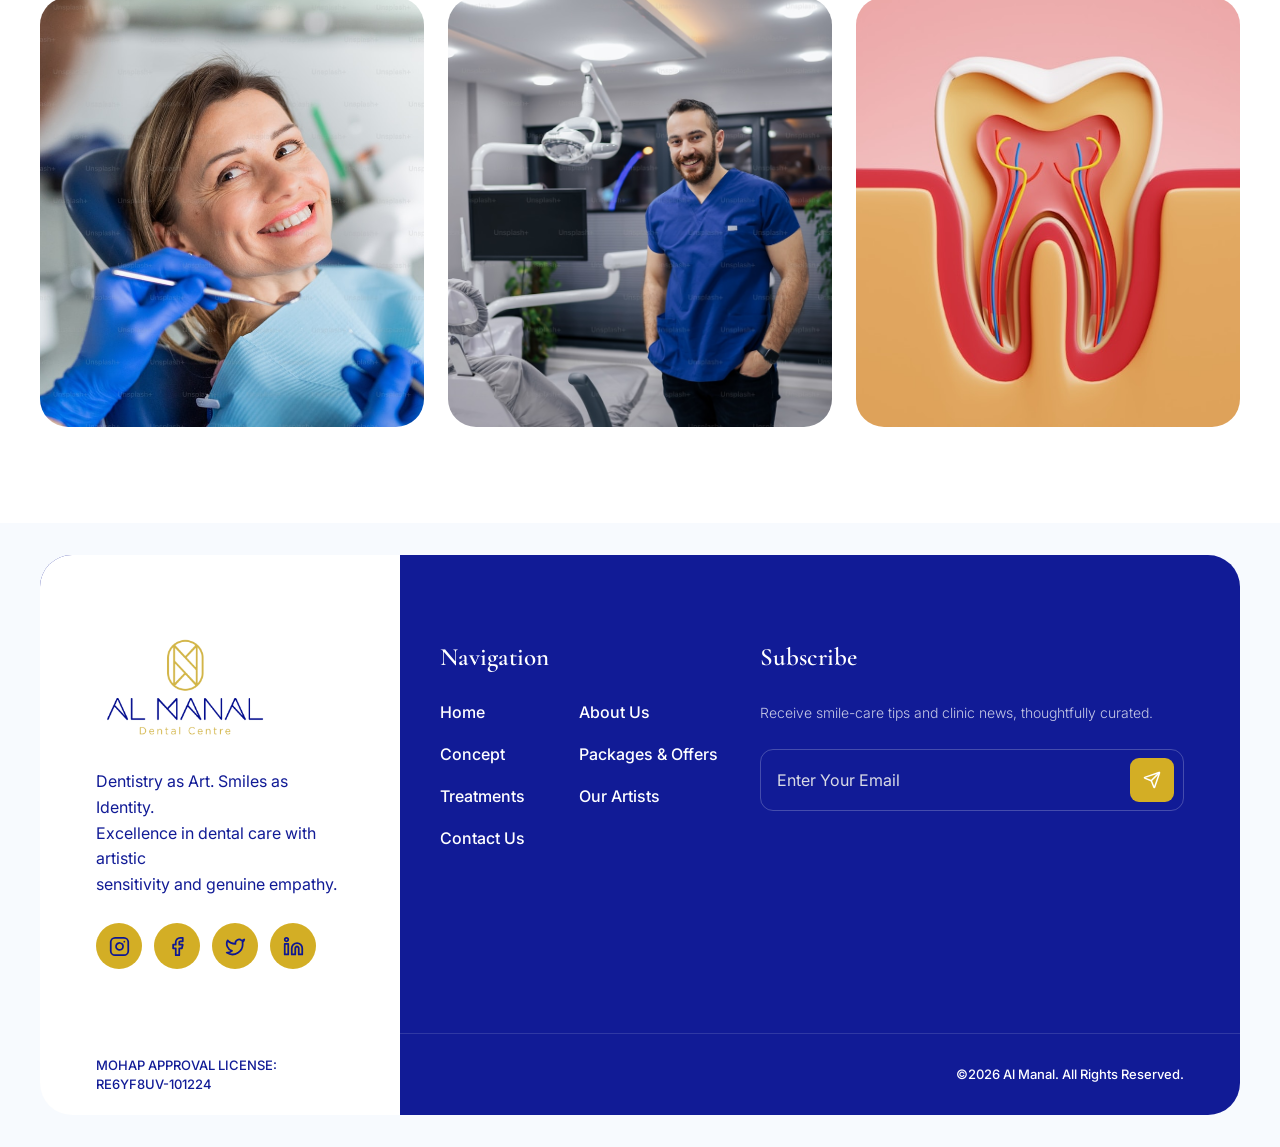
<file: faqs.html>
<!doctype html><html lang="en"><head><meta charset="UTF-8"><meta name="viewport" content="width=device-width,initial-scale=1"><title>FAQs | Al Manal Dental Center</title><link rel="preconnect" href="https://fonts.googleapis.com"><link rel="preconnect" href="https://fonts.gstatic.com" crossorigin><link href="https://fonts.googleapis.com/css2?family=Cormorant+Garamond:wght@600;700&family=Inter:wght@300;400;500;600&display=swap" rel="stylesheet"><link rel="stylesheet" href="style.css?v=16">  <link rel="stylesheet" href="navigation.css?v=1">
</head><body class="resource-page faqs-page">
<header class="site-header">
    <a class="logo" href="index.html" aria-label="Al Manal home"><img src="assets/logo-original.png" alt="Al Manal"></a>
    <button class="menu-toggle" aria-label="Toggle navigation" aria-expanded="false"><span></span><span></span></button>
    <nav class="nav" aria-label="Main navigation">
      <a href="index.html">Home</a><a href="about.html">About</a><a href="services.html">Services</a>
      <a href="doctors.html">Our Doctors</a><a href="packages.html">Packages &amp; Offers</a><a class="active" href="contact.html">More</a>
    </nav>
    <a class="button button-primary header-cta" href="index.html#contact">Book Now</a>
  </header>
<main><section class="resource-hero faq-hero"><h1>Frequently Asked Questions</h1><p>Find answers to the most common questions about our services, treatments, and patient care. If you don’t see what you’re looking for, our team is always ready to assist.</p><div class="breadcrumb">⌂ Home　›　More　›　<b>FAQ</b></div></section>
<section class="category-section"><h2>Browse by Category</h2><div><button class="selected">General Dentistry</button><button>Cosmetic Dentistry</button><button>Orthodontics</button><button>Pediatric Dentistry</button><button>Implant & Advanced Care</button><button>Endodontics</button><button>Prosthodontics</button><button>Oral Surgery</button><button>Insurance</button><button>Appointments & Clinic</button></div></section>
<section class="resource-band faq-section"><h2>General Dentistry</h2><div class="faq-list"><article class="faq-item"><button class="faq-question" aria-expanded="false">What should I expect during my first dental visit?<span>⌄</span></button><div class="faq-answer"><p>Your first visit includes a friendly consultation, a complete oral examination, any necessary diagnostic imaging, and a clear discussion of your personalised treatment options.</p></div></article><article class="faq-item"><button class="faq-question" aria-expanded="false">How often should I have a dental check-up and cleaning?<span>⌄</span></button><div class="faq-answer"><p>Most patients benefit from a check-up and professional cleaning every six months, though your dentist may recommend a different interval based on your oral health.</p></div></article><article class="faq-item"><button class="faq-question" aria-expanded="false">Do tooth-coloured fillings last long?<span>⌄</span></button><div class="faq-answer"><p>Modern composite fillings are durable and natural-looking. With good oral hygiene and regular reviews, they can provide reliable results for many years.</p></div></article></div></section>
<section class="gallery-section"><h2>A Collection of Memorable Patient Experiences</h2><div><img src="assets/about-commitment.png" alt="Patient experience"><img src="assets/experience.png" alt="Dental treatment"><img src="assets/service-root.png" alt="Clinical dental care"></div></section></main>
<footer id="footer"><div class="footer-main"><div class="footer-brand"><img src="assets/logo.png" alt="Al Manal"><p>Dentistry as Art. Smiles as Identity. Excellence in dental care with artistic sensitivity and genuine empathy.</p><div class="socials"><a href="#" aria-label="Facebook">f</a><a href="#" aria-label="Instagram">◎</a><a href="#" aria-label="LinkedIn">in</a><a href="#" aria-label="Social media">◉</a></div></div><div><h3>Navigation</h3><div class="footer-links"><a href="index.html">Home</a><a href="about.html">About Us</a><a href="index.html#concept">Concept</a><a href="index.html#services">Treatments</a><a href="index.html#team">Our Artists</a><a href="contact.html#appointment">Contact Us</a></div></div><div><h3>Subscribe</h3><p>Receive smile-care tips and clinic news, thoughtfully curated.</p><form class="subscribe"><input type="email" placeholder="Enter Your Email" aria-label="Email"><button aria-label="Subscribe">→</button></form></div></div><div class="footer-bottom"><span>MOHAP APPROVAL LICENSE: RE6YF8UV-101224</span><span>©2026 Al Manal. All Rights Reserved.</span></div></footer><script src="script.js?v=21"></script></body></html>
</file>
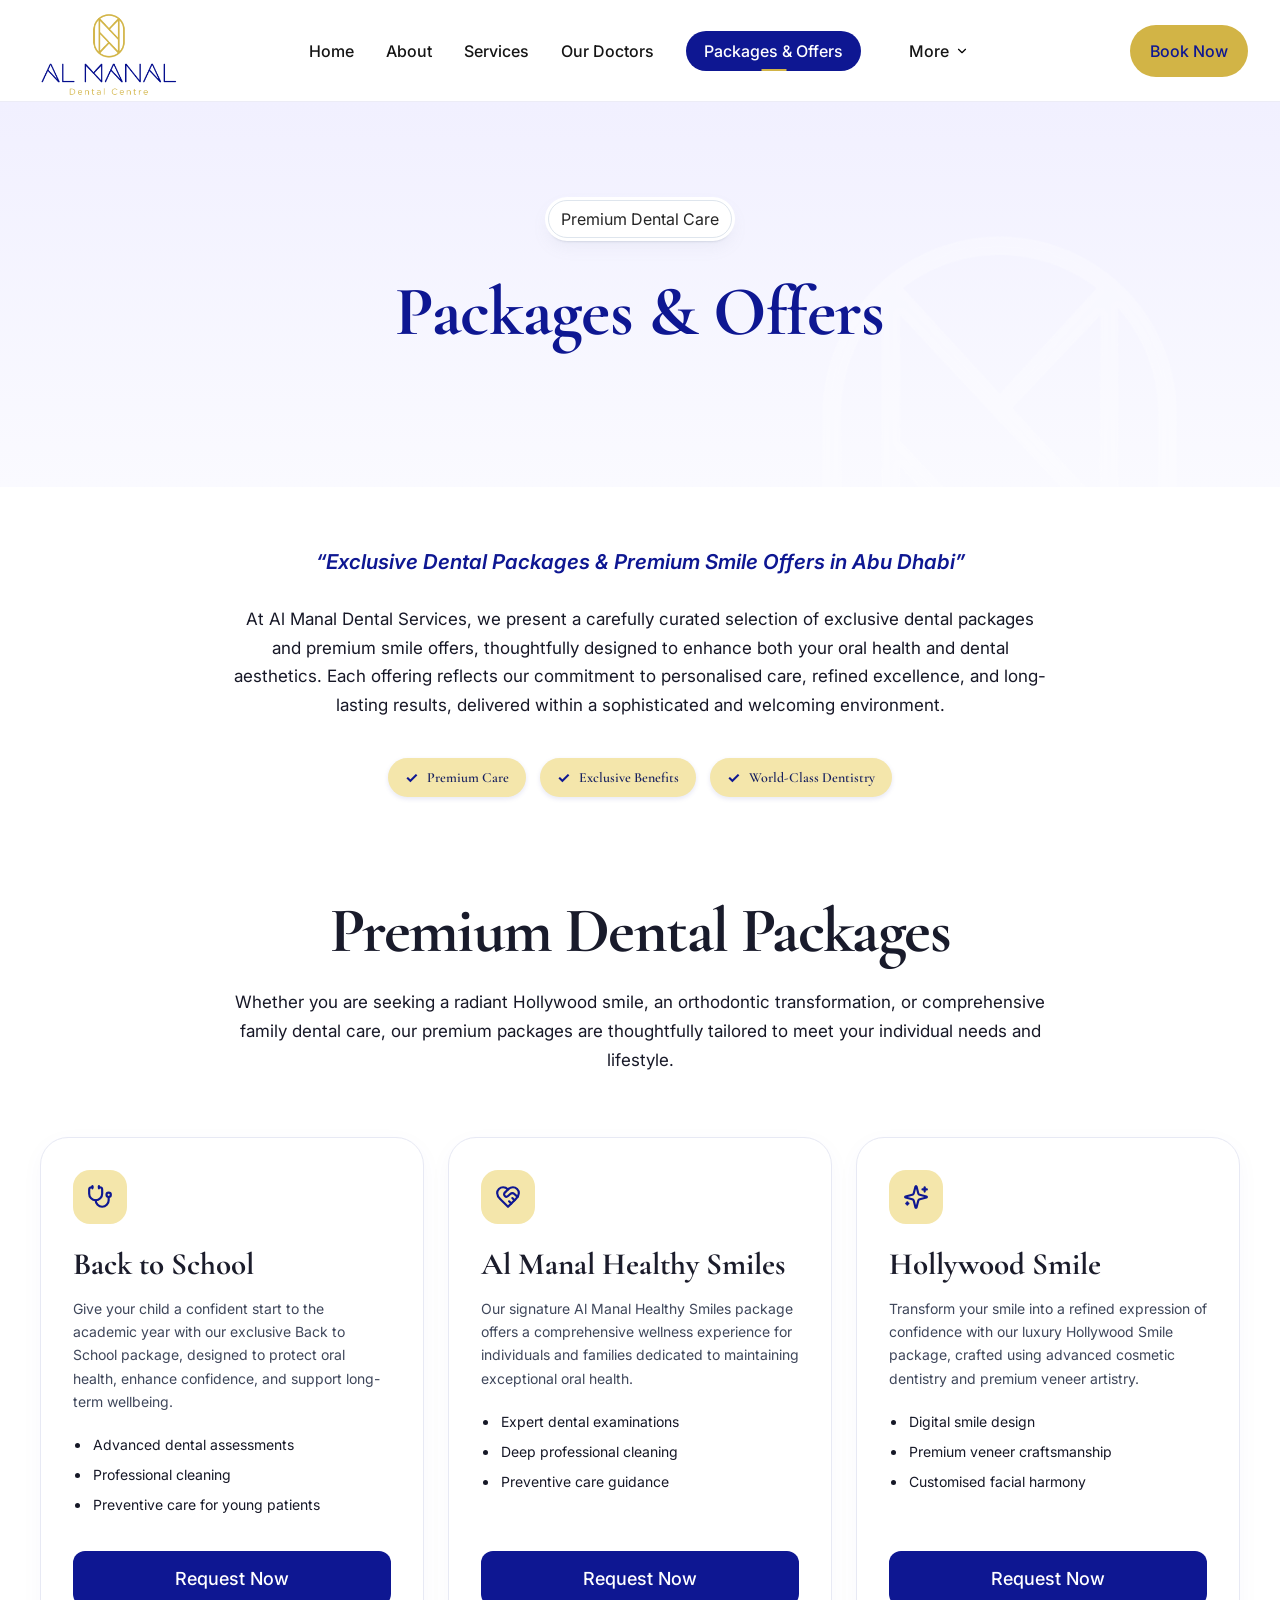
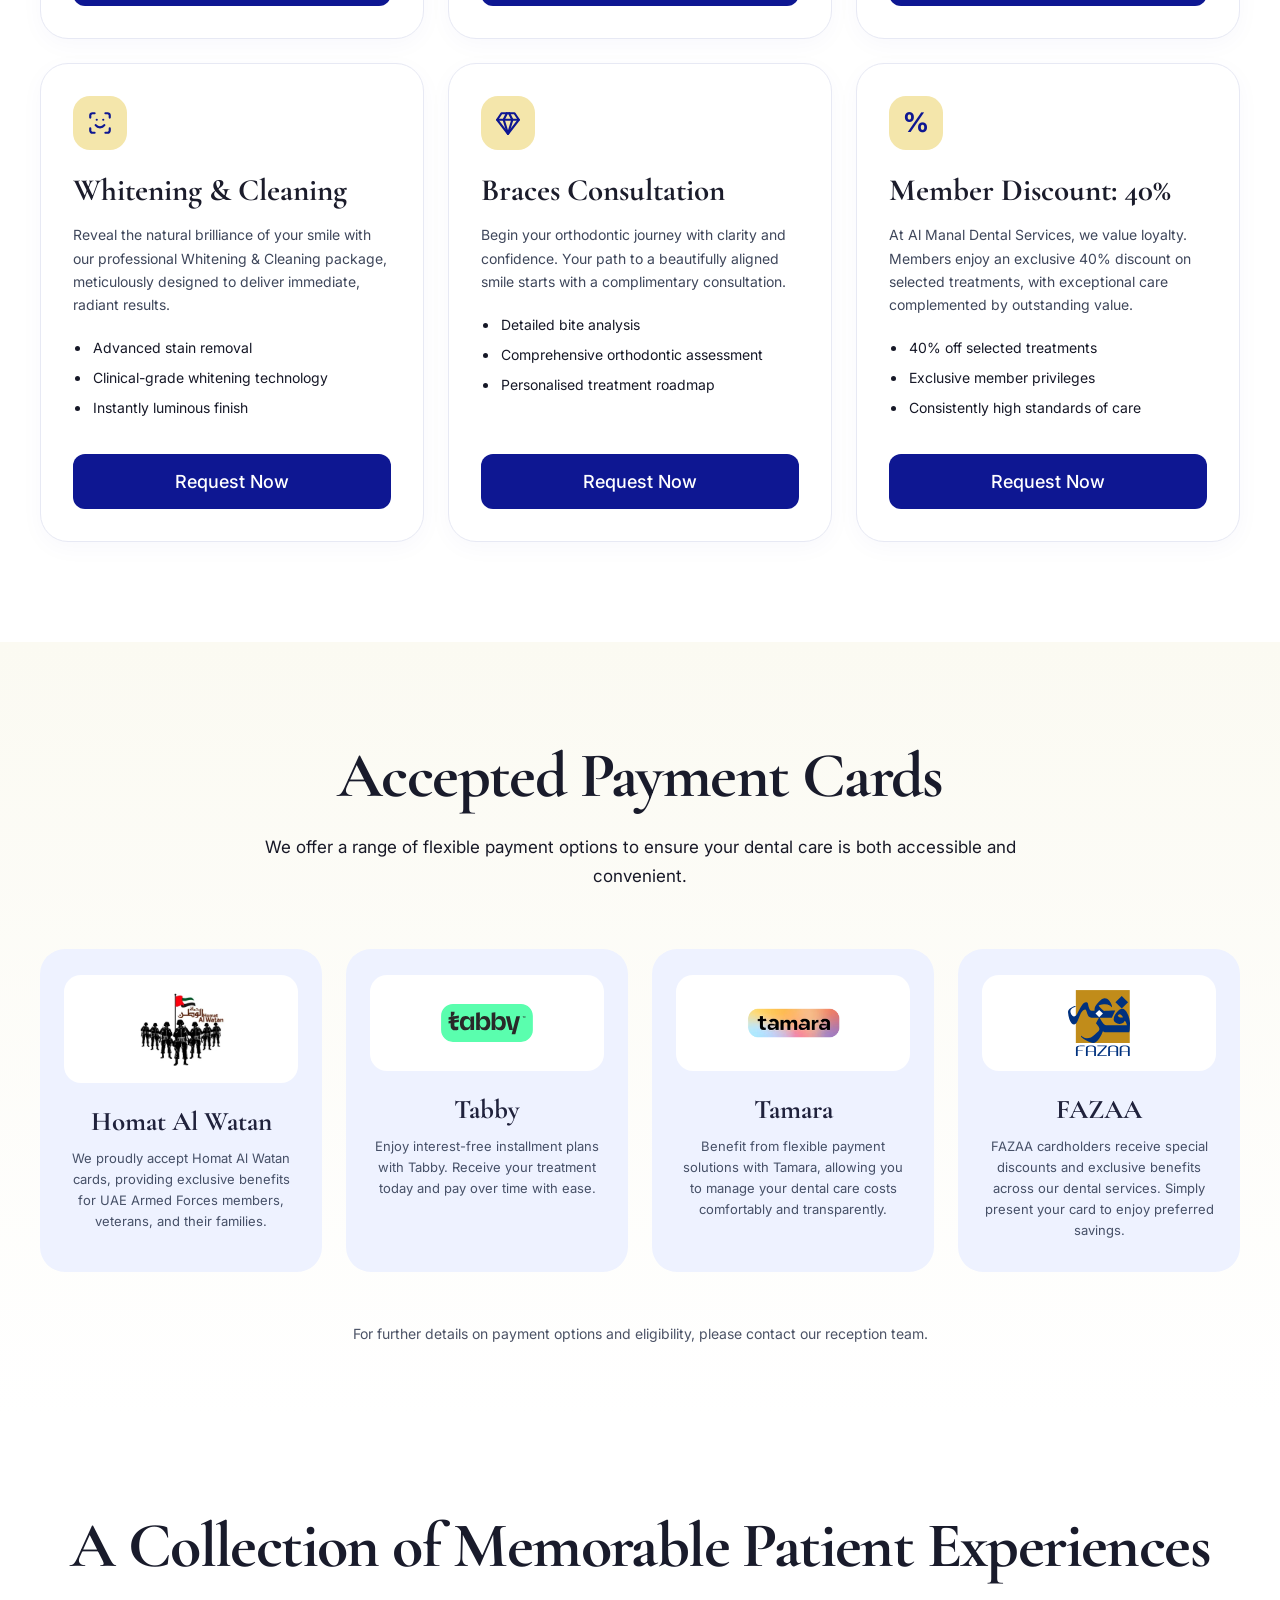
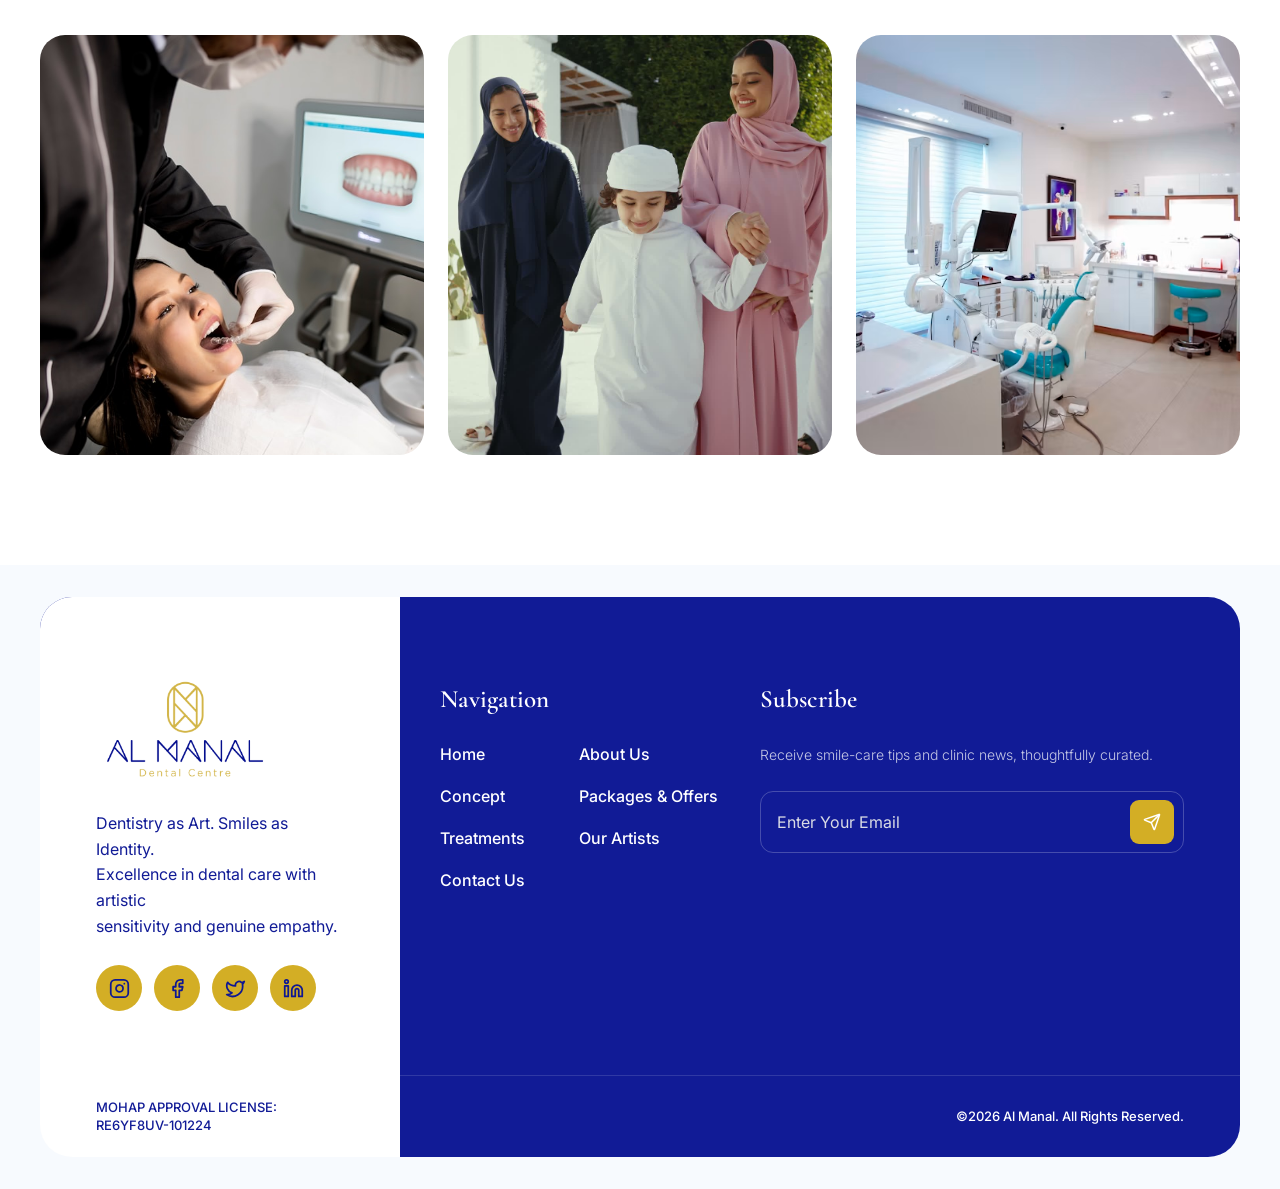
<file: packages.html>
<!doctype html>
<html lang="en">
<head>
  <meta charset="UTF-8">
  <meta name="viewport" content="width=device-width, initial-scale=1">
  <meta name="description" content="Explore premium dental packages, special offers and payment options at Al Manal Dental Services in Abu Dhabi.">
  <title>Packages &amp; Offers | Al Manal Dental Services</title>
  <link rel="preconnect" href="https://fonts.googleapis.com">
  <link rel="preconnect" href="https://fonts.gstatic.com" crossorigin>
  <link href="https://fonts.googleapis.com/css2?family=Cormorant+Garamond:wght@600;700&family=Inter:wght@300;400;500;600;700&display=swap" rel="stylesheet">
  <link rel="stylesheet" href="style.css?v=16">
  <link rel="stylesheet" href="homepage.css?v=4">
  <link rel="stylesheet" href="about.css?v=6">
  <link rel="stylesheet" href="navigation.css?v=1">
  <link rel="stylesheet" href="packages.css?v=4">
</head>
<body class="packages-page">
  <header class="site-header">
    <a class="logo" href="index.html" aria-label="Al Manal home"><img src="assets/logo-original.png" alt="Al Manal"></a>
    <button class="menu-toggle" aria-label="Toggle navigation" aria-expanded="false"><span></span><span></span></button>
    <nav class="nav" aria-label="Main navigation">
      <a href="index.html">Home</a><a href="about.html">About</a><a href="services.html">Services</a>
      <a href="doctors.html">Our Doctors</a><a class="active" aria-current="page" href="packages.html">Packages &amp; Offers</a><a href="contact.html">More</a>
    </nav>
    <a class="button button-primary header-cta" href="index.html#contact">Book Now</a>
  </header>

  <main>
    <section class="page-hero"><div><span class="eyebrow">Premium Dental Care</span><h1>Packages &amp; Offers</h1></div></section>

    <section class="packages-intro-section packages-container">
      <p class="packages-hero-tagline">“Exclusive Dental Packages &amp; Premium Smile Offers in Abu Dhabi”</p>
      <p class="packages-hero-intro">At Al Manal Dental Services, we present a carefully curated selection of exclusive dental packages and premium smile offers, thoughtfully designed to enhance both your oral health and dental aesthetics. Each offering reflects our commitment to personalised care, refined excellence, and long-lasting results, delivered within a sophisticated and welcoming environment.</p>
      <ul class="packages-badges" aria-label="Our approach"><li>Premium Care</li><li>Exclusive Benefits</li><li>World-Class Dentistry</li></ul>
    </section>

    <section class="packages-offers packages-container" aria-labelledby="premium-packages-title">
      <div class="packages-heading">
        <h2 id="premium-packages-title">Premium Dental Packages</h2>
        <p>Whether you are seeking a radiant Hollywood smile, an orthodontic transformation, or comprehensive family dental care, our premium packages are thoughtfully tailored to meet your individual needs and lifestyle.</p>
      </div>
      <div class="packages-grid">
        <article class="package-card">
          <span class="package-icon"><img src="assets/icons/professionals.svg" alt="" width="26" height="26"></span>
          <h3>Back to School</h3>
          <p>Give your child a confident start to the academic year with our exclusive Back to School package, designed to protect oral health, enhance confidence, and support long-term wellbeing.</p>
          <ul><li>Advanced dental assessments</li><li>Professional cleaning</li><li>Preventive care for young patients</li></ul>
          <a class="button button-primary package-cta" href="contact.html?enquiry=packages&amp;package=Back%20to%20School">Request Now</a>
        </article>
        <article class="package-card">
          <span class="package-icon"><img src="assets/icons/personal-care.svg" alt="" width="26" height="26"></span>
          <h3>Al Manal Healthy Smiles</h3>
          <p>Our signature Al Manal Healthy Smiles package offers a comprehensive wellness experience for individuals and families dedicated to maintaining exceptional oral health.</p>
          <ul><li>Expert dental examinations</li><li>Deep professional cleaning</li><li>Preventive care guidance</li></ul>
          <a class="button button-primary package-cta" href="contact.html?enquiry=packages&amp;package=Al%20Manal%20Healthy%20Smiles">Request Now</a>
        </article>
        <article class="package-card">
          <span class="package-icon"><img src="assets/icons/artistic.svg" alt="" width="26" height="26"></span>
          <h3>Hollywood Smile</h3>
          <p>Transform your smile into a refined expression of confidence with our luxury Hollywood Smile package, crafted using advanced cosmetic dentistry and premium veneer artistry.</p>
          <ul><li>Digital smile design</li><li>Premium veneer craftsmanship</li><li>Customised facial harmony</li></ul>
          <a class="button button-primary package-cta" href="contact.html?enquiry=packages&amp;package=Hollywood%20Smile">Request Now</a>
        </article>
        <article class="package-card">
          <span class="package-icon"><img src="assets/icons/excellence.svg" alt="" width="26" height="26"></span>
          <h3>Whitening &amp; Cleaning</h3>
          <p>Reveal the natural brilliance of your smile with our professional Whitening &amp; Cleaning package, meticulously designed to deliver immediate, radiant results.</p>
          <ul><li>Advanced stain removal</li><li>Clinical-grade whitening technology</li><li>Instantly luminous finish</li></ul>
          <a class="button button-primary package-cta" href="contact.html?enquiry=packages&amp;package=Whitening%20and%20Cleaning">Request Now</a>
        </article>
        <article class="package-card">
          <span class="package-icon"><img src="assets/icons/calm.svg" alt="" width="26" height="26"></span>
          <h3>Braces Consultation</h3>
          <p>Begin your orthodontic journey with clarity and confidence. Your path to a beautifully aligned smile starts with a complimentary consultation.</p>
          <ul><li>Detailed bite analysis</li><li>Comprehensive orthodontic assessment</li><li>Personalised treatment roadmap</li></ul>
          <a class="button button-primary package-cta" href="contact.html?enquiry=packages&amp;package=Braces%20Consultation">Request Now</a>
        </article>
        <article class="package-card">
          <span class="package-icon package-percent" aria-hidden="true">%</span>
          <h3>Member Discount: 40%</h3>
          <p>At Al Manal Dental Services, we value loyalty. Members enjoy an exclusive 40% discount on selected treatments, with exceptional care complemented by outstanding value.</p>
          <ul><li>40% off selected treatments</li><li>Exclusive member privileges</li><li>Consistently high standards of care</li></ul>
          <a class="button button-primary package-cta" href="contact.html?enquiry=packages&amp;package=Member%20Discount">Request Now</a>
        </article>
      </div>
    </section>

    <section class="packages-payments" aria-labelledby="payments-title">
      <div class="packages-container">
        <div class="packages-heading">
          <h2 id="payments-title">Accepted Payment Cards</h2>
          <p>We offer a range of flexible payment options to ensure your dental care is both accessible and convenient.</p>
        </div>
        <div class="payment-grid">
          <article class="payment-card"><div class="payment-wordmark homat"><img src="assets/payment-homat.webp" alt="Homat Al Watan" loading="lazy"></div><h3>Homat Al Watan</h3><p>We proudly accept Homat Al Watan cards, providing exclusive benefits for UAE Armed Forces members, veterans, and their families.</p></article>
          <article class="payment-card"><div class="payment-wordmark tabby"><img src="assets/payment-tabby.svg?v=2" alt="Tabby" loading="lazy"></div><h3>Tabby</h3><p>Enjoy interest-free installment plans with Tabby. Receive your treatment today and pay over time with ease.</p></article>
          <article class="payment-card"><div class="payment-wordmark tamara"><img src="assets/payment-tamara.webp" alt="Tamara" loading="lazy"></div><h3>Tamara</h3><p>Benefit from flexible payment solutions with Tamara, allowing you to manage your dental care costs comfortably and transparently.</p></article>
          <article class="payment-card"><div class="payment-wordmark fazaa"><img src="assets/payment-fazaa.svg" alt="FAZAA" loading="lazy"></div><h3>FAZAA</h3><p>FAZAA cardholders receive special discounts and exclusive benefits across our dental services. Simply present your card to enjoy preferred savings.</p></article>
        </div>
        <p class="payments-note">For further details on payment options and eligibility, please contact our reception team.</p>
      </div>
    </section>

    <section class="packages-gallery packages-container" aria-labelledby="experiences-title">
      <h2 id="experiences-title">A Collection of Memorable Patient Experiences</h2>
      <div class="packages-gallery-grid">
        <img src="assets/services-ortho.png" alt="A patient receiving orthodontic care" loading="lazy">
        <img src="assets/hero-video-poster.jpg" alt="Patient at a dental clinic" loading="lazy">
        <img src="assets/home-concept-mastery.png" alt="A bright, modern dental treatment room" loading="lazy">
      </div>
    </section>
  </main>
  <footer></footer>
  <script src="script.js?v=21"></script>
</body>
</html>
</file>
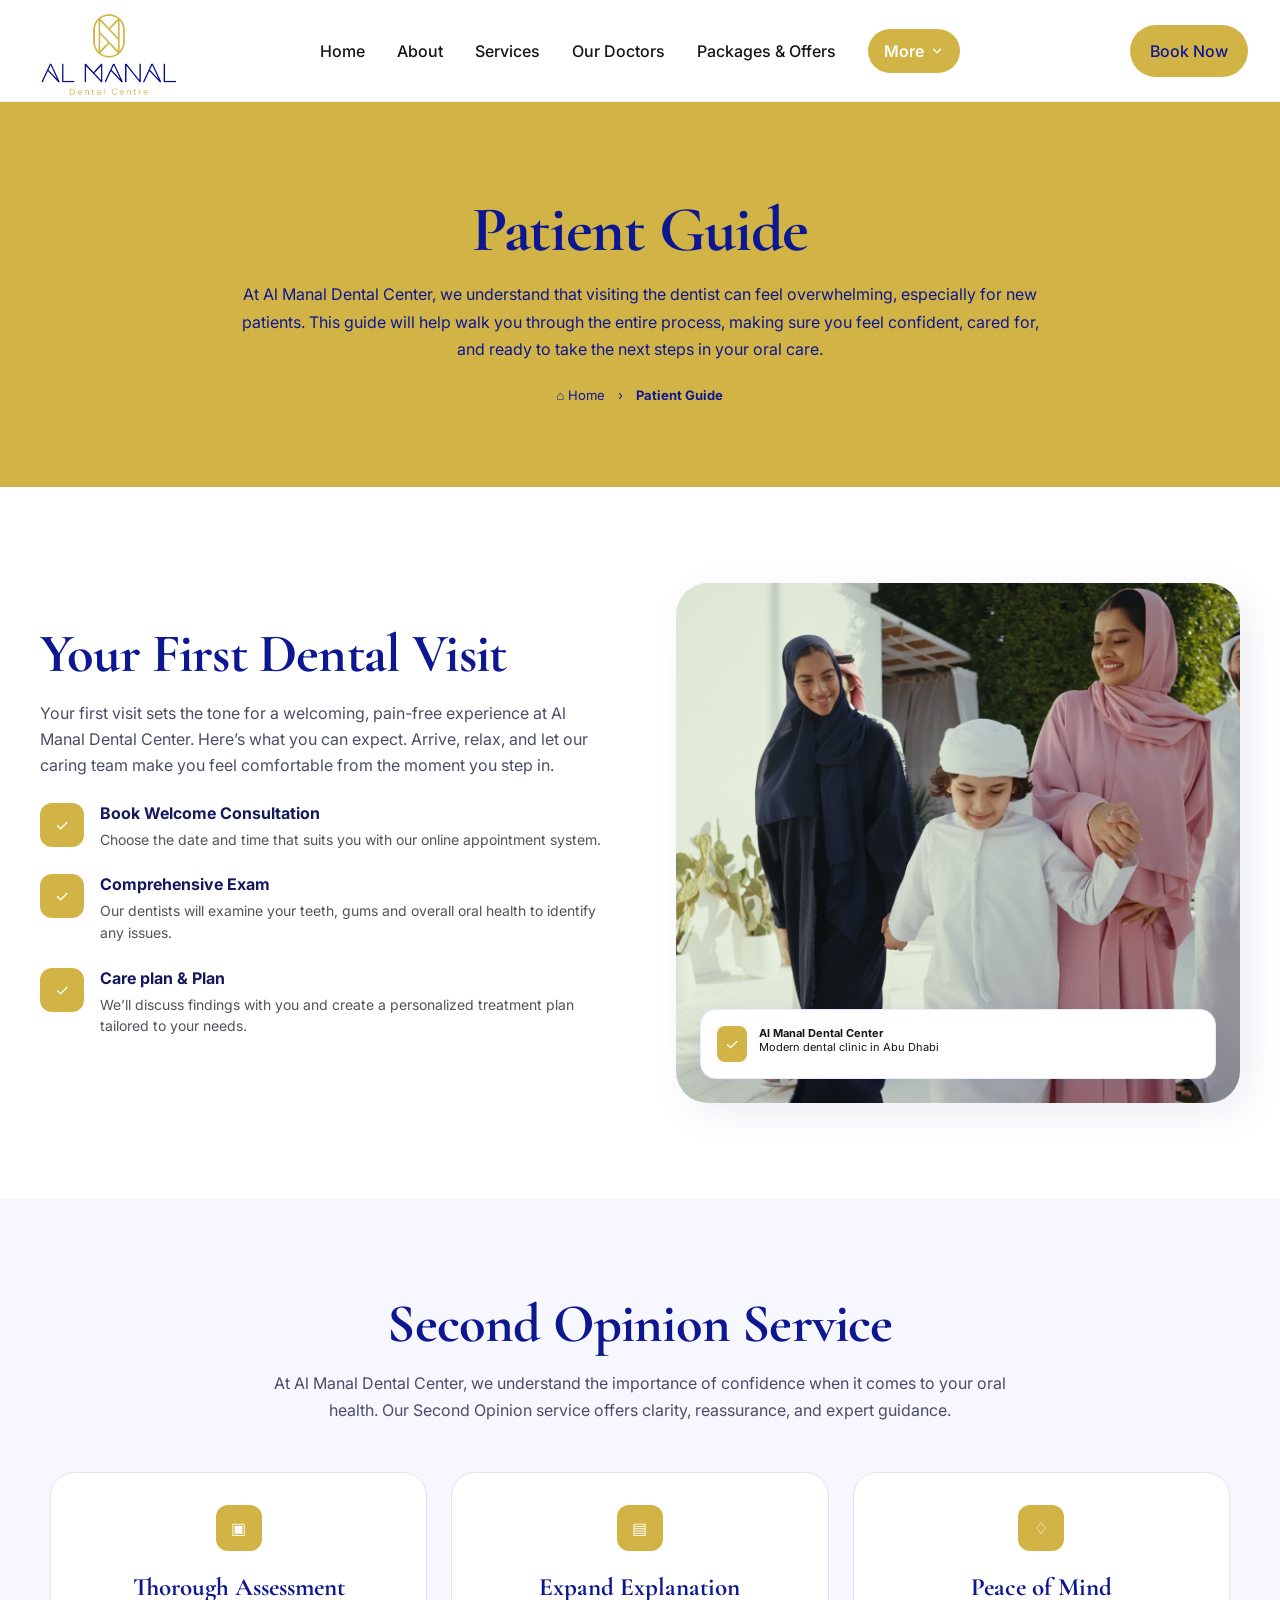
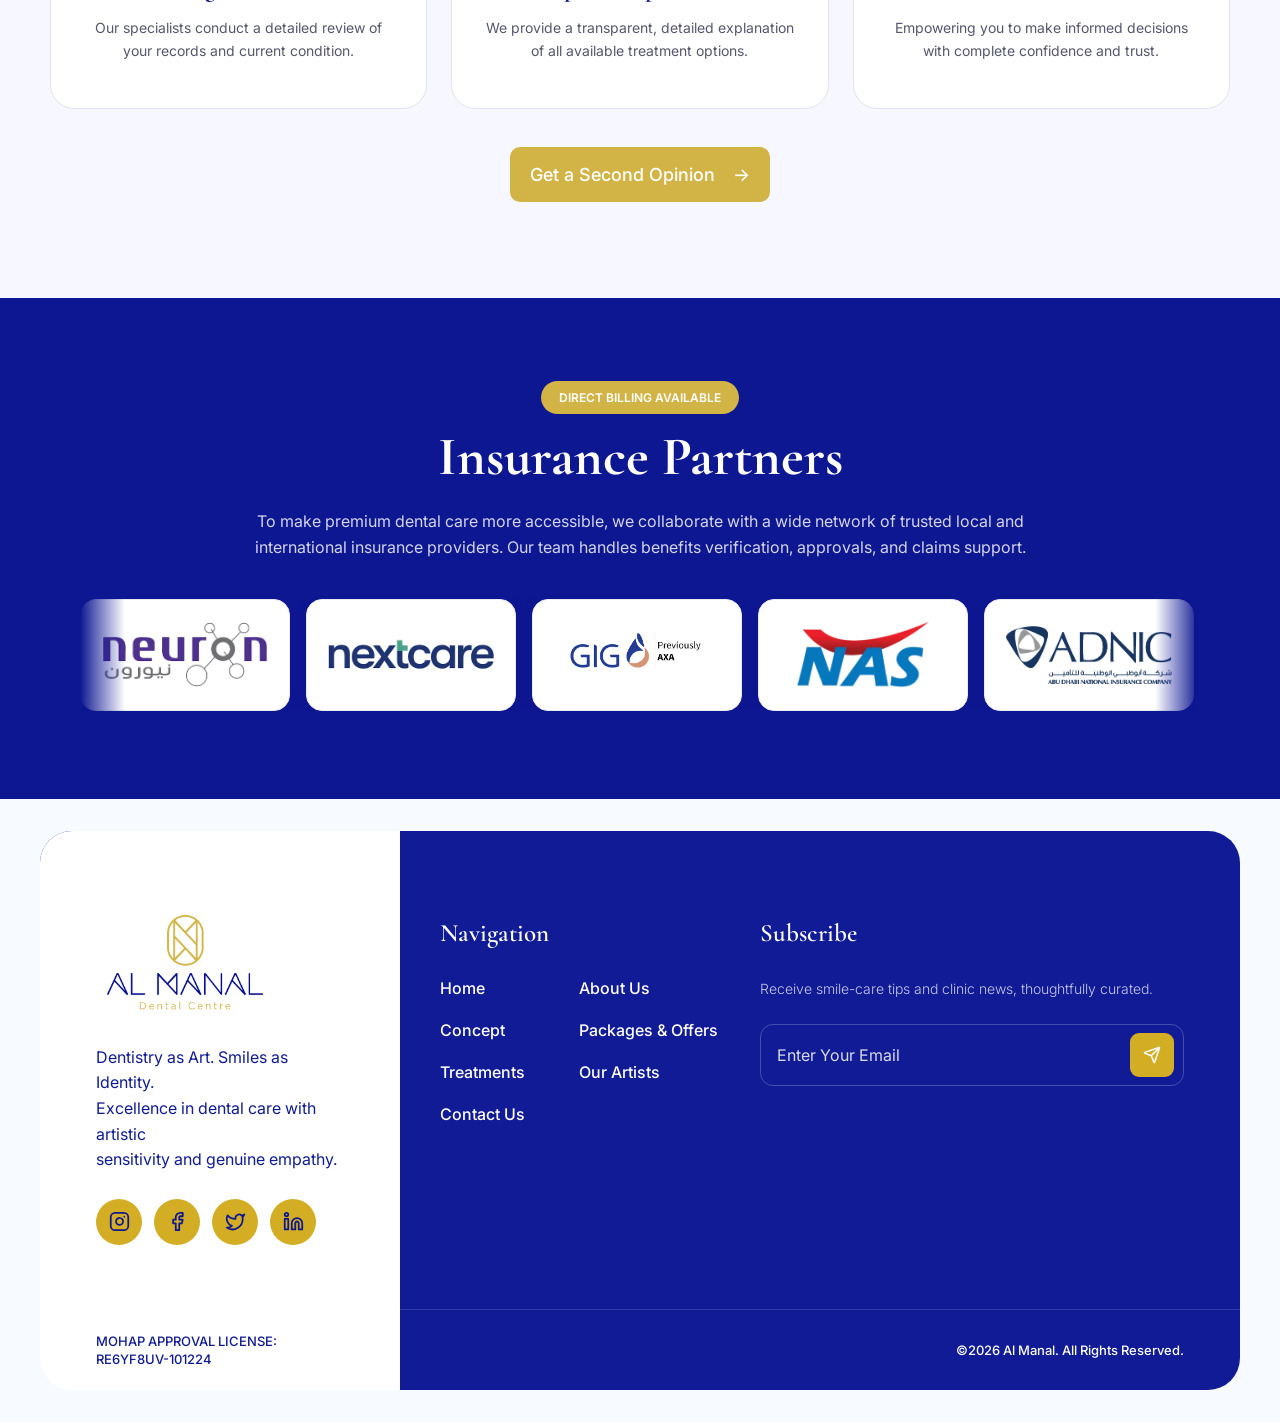
<file: patient-guide.html>
<!doctype html><html lang="en"><head><meta charset="UTF-8"><meta name="viewport" content="width=device-width,initial-scale=1"><title>Patient Guide | Al Manal Dental Center</title><link rel="preconnect" href="https://fonts.googleapis.com"><link rel="preconnect" href="https://fonts.gstatic.com" crossorigin><link href="https://fonts.googleapis.com/css2?family=Cormorant+Garamond:wght@600;700&family=Inter:wght@300;400;500;600&display=swap" rel="stylesheet"><link rel="stylesheet" href="style.css?v=16">  <link rel="stylesheet" href="navigation.css?v=1">
</head><body class="resource-page patient-guide-page">
<header class="site-header">
    <a class="logo" href="index.html" aria-label="Al Manal home"><img src="assets/logo-original.png" alt="Al Manal"></a>
    <button class="menu-toggle" aria-label="Toggle navigation" aria-expanded="false"><span></span><span></span></button>
    <nav class="nav" aria-label="Main navigation">
      <a href="index.html">Home</a><a href="about.html">About</a><a href="services.html">Services</a>
      <a href="doctors.html">Our Doctors</a><a href="packages.html">Packages &amp; Offers</a><a class="active" href="contact.html">More</a>
    </nav>
    <a class="button button-primary header-cta" href="index.html#contact">Book Now</a>
  </header>
<main><section class="resource-hero"><h1>Patient Guide</h1><p>At Al Manal Dental Center, we understand that visiting the dentist can feel overwhelming, especially for new patients. This guide will help walk you through the entire process, making sure you feel confident, cared for, and ready to take the next steps in your oral care.</p><div class="breadcrumb">⌂ Home　›　<b>Patient Guide</b></div></section>
<section class="resource-section visit-section"><div><h2>Your First Dental Visit</h2><p>Your first visit sets the tone for a welcoming, pain-free experience at Al Manal Dental Center. Here’s what you can expect. Arrive, relax, and let our caring team make you feel comfortable from the moment you step in.</p><ul class="check-list"><li><i>✓</i><div><b>Book Welcome Consultation</b><span>Choose the date and time that suits you with our online appointment system.</span></div></li><li><i>✓</i><div><b>Comprehensive Exam</b><span>Our dentists will examine your teeth, gums and overall oral health to identify any issues.</span></div></li><li><i>✓</i><div><b>Care plan & Plan</b><span>We’ll discuss findings with you and create a personalized treatment plan tailored to your needs.</span></div></li></ul></div><figure><img src="assets/hero-video-poster.jpg" alt="Patient at a dental clinic"><figcaption><i>✓</i><span><b>Al Manal Dental Center</b>Modern dental clinic in Abu Dhabi</span></figcaption></figure></section>
<section class="resource-band second-opinion"><div class="resource-title"><h2>Second Opinion Service</h2><p>At Al Manal Dental Center, we understand the importance of confidence when it comes to your oral health. Our Second Opinion service offers clarity, reassurance, and expert guidance.</p></div><div class="three-cards"><article><i>▣</i><h3>Thorough Assessment</h3><p>Our specialists conduct a detailed review of your records and current condition.</p></article><article><i>▤</i><h3>Expand Explanation</h3><p>We provide a transparent, detailed explanation of all available treatment options.</p></article><article><i>♢</i><h3>Peace of Mind</h3><p>Empowering you to make informed decisions with complete confidence and trust.</p></article></div><a class="button button-gold" href="contact.html">Get a Second Opinion　→</a></section>
<section class="insurance-section" aria-labelledby="insurance-heading"><span class="mini-pill">DIRECT BILLING AVAILABLE</span><h2 id="insurance-heading">Insurance Partners</h2><p>To make premium dental care more accessible, we collaborate with a wide network of trusted local and international insurance providers. Our team handles benefits verification, approvals, and claims support.</p><div class="insurance-logos" aria-label="Insurance partners"><div class="insurance-track">
  <div class="insurance-logo"><img src="assets/insurance-neuron.png" alt="Neuron" loading="lazy"></div><div class="insurance-logo"><img src="assets/insurance-nextcare.png" alt="Nextcare" loading="lazy"></div><div class="insurance-logo"><img src="assets/insurance-gig.png" alt="GIG" loading="lazy"></div><div class="insurance-logo"><img src="assets/insurance-nas.png" alt="NAS" loading="lazy"></div><div class="insurance-logo"><img src="assets/insurance-adnic.png" alt="ADNIC" loading="lazy"></div><div class="insurance-logo"><img src="assets/insurance-mednet.png" alt="Mednet" loading="lazy"></div><div class="insurance-logo"><img src="assets/insurance-cigna.png" alt="Cigna" loading="lazy"></div><div class="insurance-logo"><img src="assets/insurance-saico.png" alt="SAICO" loading="lazy"></div><div class="insurance-logo"><img src="assets/insurance-thiqa.png" alt="Thiqa" loading="lazy"></div><div class="insurance-logo"><img src="assets/insurance-daman.png" alt="Daman" loading="lazy"></div>
</div></div></section>
</main>
<footer id="footer"><div class="footer-main"><div class="footer-brand"><img src="assets/logo.png" alt="Al Manal"><p>Dentistry as Art. Smiles as Identity. Excellence in dental care with artistic sensitivity and genuine empathy.</p><div class="socials"><a href="#" aria-label="Facebook">f</a><a href="#" aria-label="Instagram">◎</a><a href="#" aria-label="LinkedIn">in</a><a href="#" aria-label="Social media">◉</a></div></div><div><h3>Navigation</h3><div class="footer-links"><a href="index.html">Home</a><a href="about.html">About Us</a><a href="index.html#concept">Concept</a><a href="index.html#services">Treatments</a><a href="index.html#team">Our Artists</a><a href="contact.html#appointment">Contact Us</a></div></div><div><h3>Subscribe</h3><p>Receive smile-care tips and clinic news, thoughtfully curated.</p><form class="subscribe"><input type="email" placeholder="Enter Your Email" aria-label="Email"><button aria-label="Subscribe">→</button></form></div></div><div class="footer-bottom"><span>MOHAP APPROVAL LICENSE: RE6YF8UV-101224</span><span>©2026 Al Manal. All Rights Reserved.</span></div></footer><script src="script.js?v=21"></script></body></html>
</file>
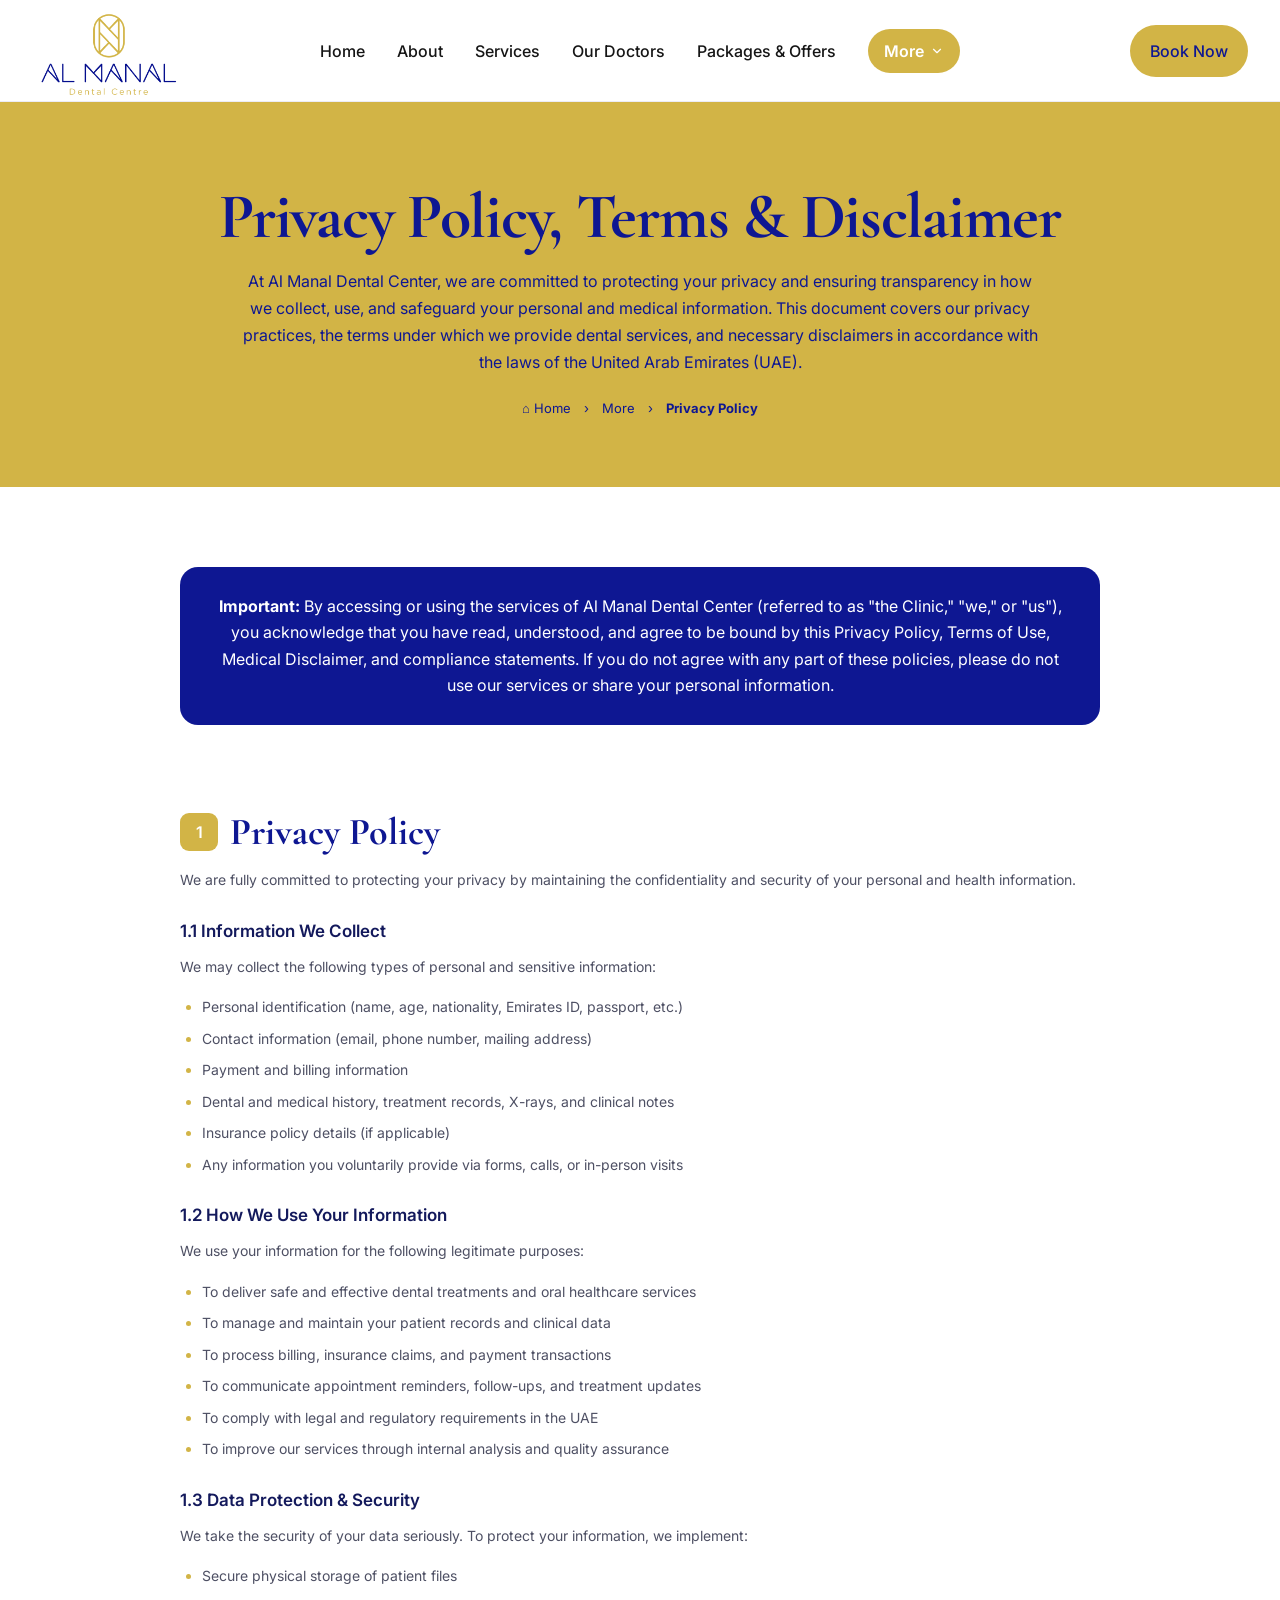
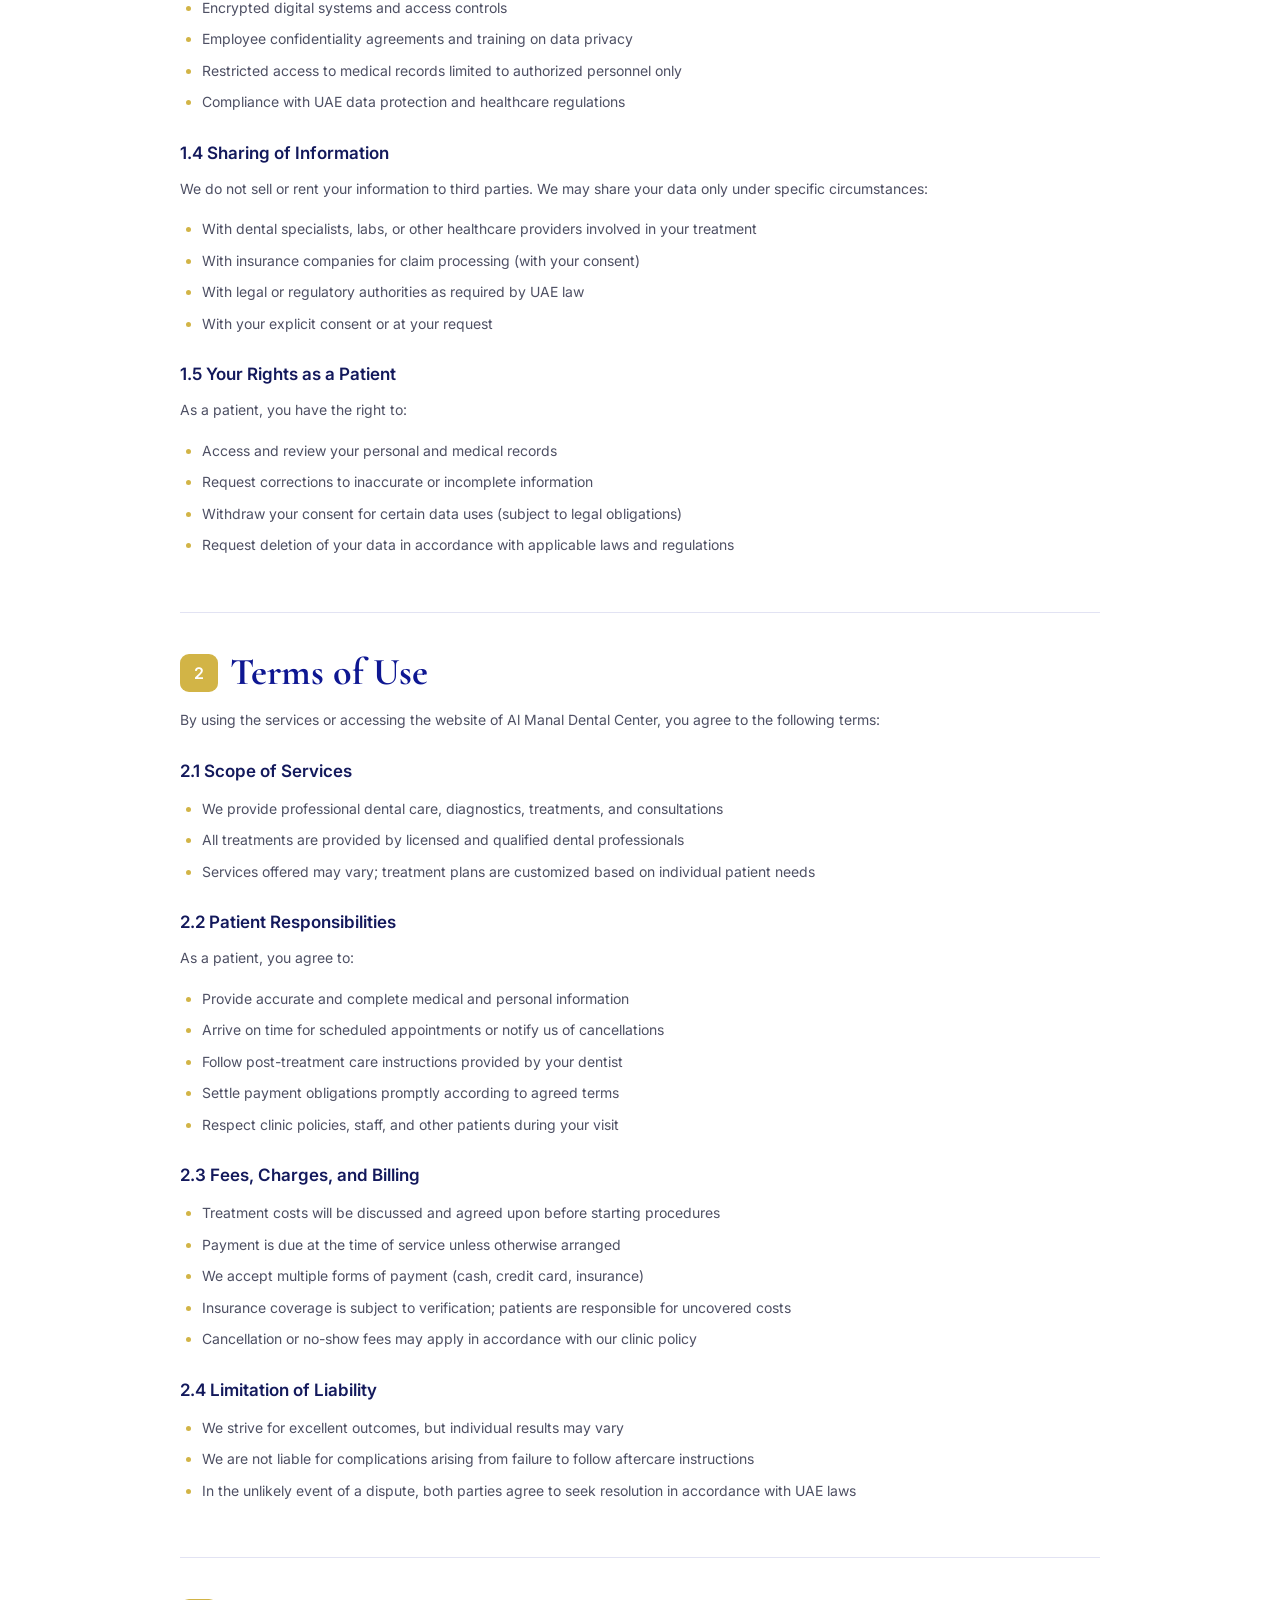
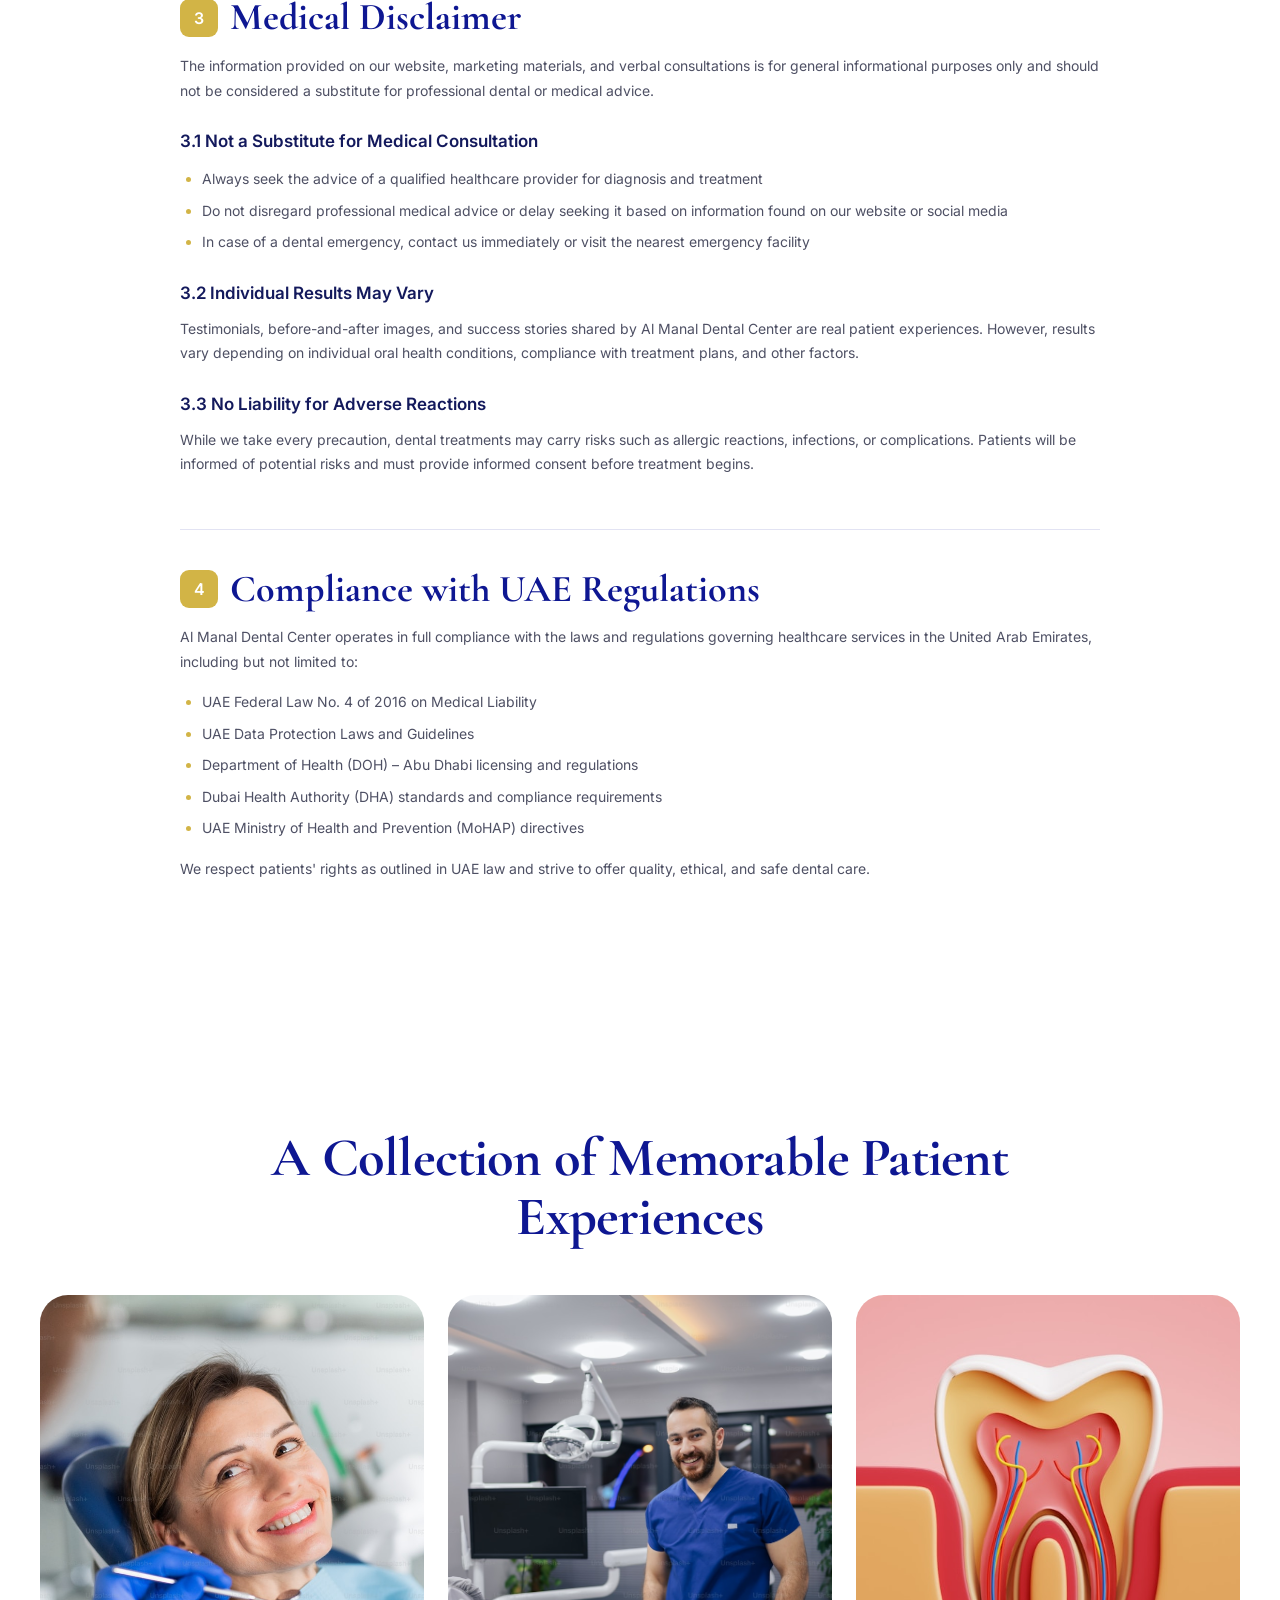
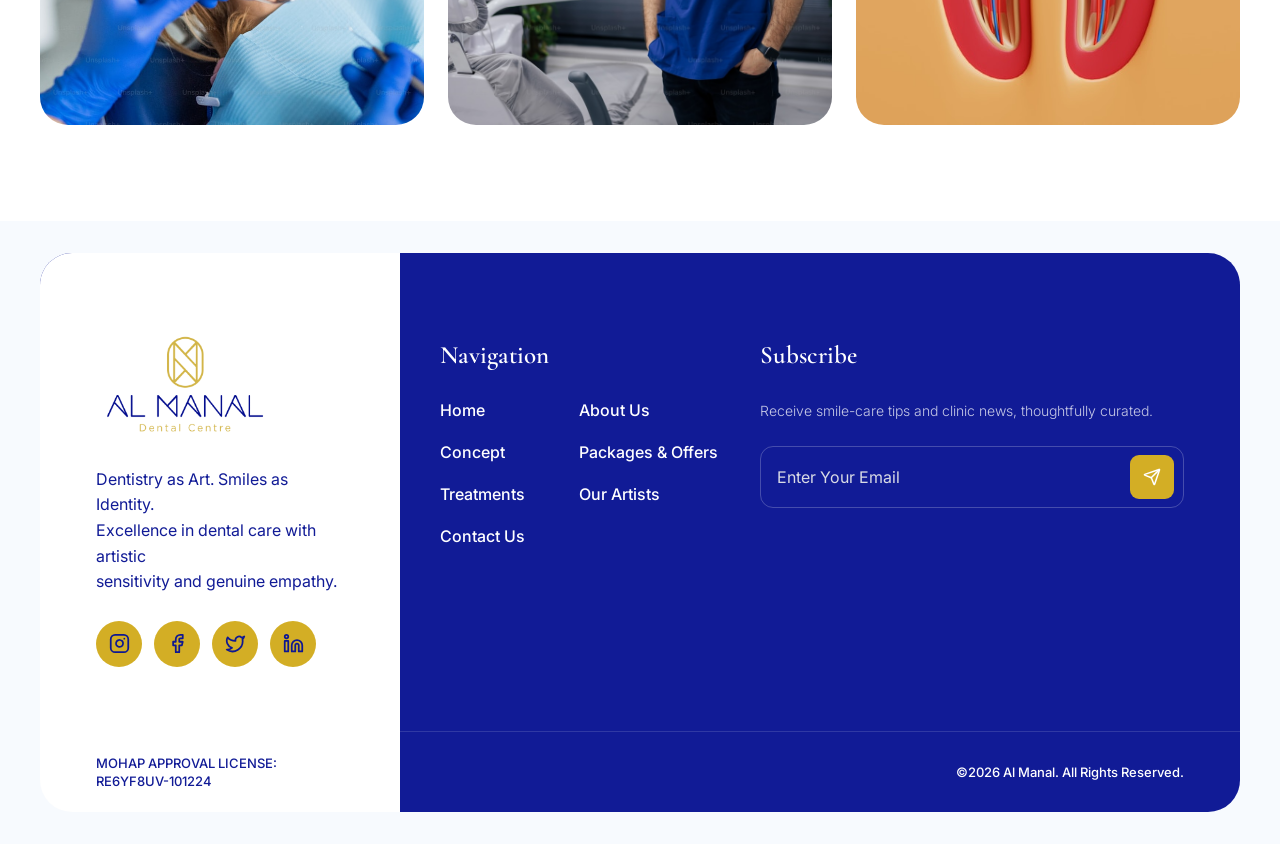
<file: privacy-policy.html>
<!doctype html><html lang="en"><head><meta charset="UTF-8"><meta name="viewport" content="width=device-width,initial-scale=1"><title>Privacy Policy | Al Manal Dental Center</title><link rel="preconnect" href="https://fonts.googleapis.com"><link rel="preconnect" href="https://fonts.gstatic.com" crossorigin><link href="https://fonts.googleapis.com/css2?family=Cormorant+Garamond:wght@600;700&family=Inter:wght@300;400;500;600&display=swap" rel="stylesheet"><link rel="stylesheet" href="style.css?v=16">  <link rel="stylesheet" href="navigation.css?v=1">
</head><body class="resource-page policy-page">
<header class="site-header">
    <a class="logo" href="index.html" aria-label="Al Manal home"><img src="assets/logo-original.png" alt="Al Manal"></a>
    <button class="menu-toggle" aria-label="Toggle navigation" aria-expanded="false"><span></span><span></span></button>
    <nav class="nav" aria-label="Main navigation">
      <a href="index.html">Home</a><a href="about.html">About</a><a href="services.html">Services</a>
      <a href="doctors.html">Our Doctors</a><a href="packages.html">Packages &amp; Offers</a><a class="active" href="contact.html">More</a>
    </nav>
    <a class="button button-primary header-cta" href="index.html#contact">Book Now</a>
  </header>
<main><section class="resource-hero policy-hero"><h1>Privacy Policy, Terms &amp; Disclaimer</h1><p>At Al Manal Dental Center, we are committed to protecting your privacy and ensuring transparency in how we collect, use, and safeguard your personal and medical information. This document covers our privacy practices, the terms under which we provide dental services, and necessary disclaimers in accordance with the laws of the United Arab Emirates (UAE).</p><div class="breadcrumb">⌂ Home　›　More　›　<b>Privacy Policy</b></div></section>
<article class="policy-content"><div class="policy-notice"><b>Important:</b> By accessing or using the services of Al Manal Dental Center (referred to as "the Clinic," "we," or "us"), you acknowledge that you have read, understood, and agree to be bound by this Privacy Policy, Terms of Use, Medical Disclaimer, and compliance statements. If you do not agree with any part of these policies, please do not use our services or share your personal information.</div>
<section><h2><span>1</span> Privacy Policy</h2><p>We are fully committed to protecting your privacy by maintaining the confidentiality and security of your personal and health information.</p><h3>1.1 Information We Collect</h3><p>We may collect the following types of personal and sensitive information:</p><ul><li>Personal identification (name, age, nationality, Emirates ID, passport, etc.)</li><li>Contact information (email, phone number, mailing address)</li><li>Payment and billing information</li><li>Dental and medical history, treatment records, X-rays, and clinical notes</li><li>Insurance policy details (if applicable)</li><li>Any information you voluntarily provide via forms, calls, or in-person visits</li></ul><h3>1.2 How We Use Your Information</h3><p>We use your information for the following legitimate purposes:</p><ul><li>To deliver safe and effective dental treatments and oral healthcare services</li><li>To manage and maintain your patient records and clinical data</li><li>To process billing, insurance claims, and payment transactions</li><li>To communicate appointment reminders, follow-ups, and treatment updates</li><li>To comply with legal and regulatory requirements in the UAE</li><li>To improve our services through internal analysis and quality assurance</li></ul><h3>1.3 Data Protection &amp; Security</h3><p>We take the security of your data seriously. To protect your information, we implement:</p><ul><li>Secure physical storage of patient files</li><li>Encrypted digital systems and access controls</li><li>Employee confidentiality agreements and training on data privacy</li><li>Restricted access to medical records limited to authorized personnel only</li><li>Compliance with UAE data protection and healthcare regulations</li></ul><h3>1.4 Sharing of Information</h3><p>We do not sell or rent your information to third parties. We may share your data only under specific circumstances:</p><ul><li>With dental specialists, labs, or other healthcare providers involved in your treatment</li><li>With insurance companies for claim processing (with your consent)</li><li>With legal or regulatory authorities as required by UAE law</li><li>With your explicit consent or at your request</li></ul><h3>1.5 Your Rights as a Patient</h3><p>As a patient, you have the right to:</p><ul><li>Access and review your personal and medical records</li><li>Request corrections to inaccurate or incomplete information</li><li>Withdraw your consent for certain data uses (subject to legal obligations)</li><li>Request deletion of your data in accordance with applicable laws and regulations</li></ul></section>
<section><h2><span>2</span> Terms of Use</h2><p>By using the services or accessing the website of Al Manal Dental Center, you agree to the following terms:</p><h3>2.1 Scope of Services</h3><ul><li>We provide professional dental care, diagnostics, treatments, and consultations</li><li>All treatments are provided by licensed and qualified dental professionals</li><li>Services offered may vary; treatment plans are customized based on individual patient needs</li></ul><h3>2.2 Patient Responsibilities</h3><p>As a patient, you agree to:</p><ul><li>Provide accurate and complete medical and personal information</li><li>Arrive on time for scheduled appointments or notify us of cancellations</li><li>Follow post-treatment care instructions provided by your dentist</li><li>Settle payment obligations promptly according to agreed terms</li><li>Respect clinic policies, staff, and other patients during your visit</li></ul><h3>2.3 Fees, Charges, and Billing</h3><ul><li>Treatment costs will be discussed and agreed upon before starting procedures</li><li>Payment is due at the time of service unless otherwise arranged</li><li>We accept multiple forms of payment (cash, credit card, insurance)</li><li>Insurance coverage is subject to verification; patients are responsible for uncovered costs</li><li>Cancellation or no-show fees may apply in accordance with our clinic policy</li></ul><h3>2.4 Limitation of Liability</h3><ul><li>We strive for excellent outcomes, but individual results may vary</li><li>We are not liable for complications arising from failure to follow aftercare instructions</li><li>In the unlikely event of a dispute, both parties agree to seek resolution in accordance with UAE laws</li></ul></section>
<section><h2><span>3</span> Medical Disclaimer</h2><p>The information provided on our website, marketing materials, and verbal consultations is for general informational purposes only and should not be considered a substitute for professional dental or medical advice.</p><h3>3.1 Not a Substitute for Medical Consultation</h3><ul><li>Always seek the advice of a qualified healthcare provider for diagnosis and treatment</li><li>Do not disregard professional medical advice or delay seeking it based on information found on our website or social media</li><li>In case of a dental emergency, contact us immediately or visit the nearest emergency facility</li></ul><h3>3.2 Individual Results May Vary</h3><p>Testimonials, before-and-after images, and success stories shared by Al Manal Dental Center are real patient experiences. However, results vary depending on individual oral health conditions, compliance with treatment plans, and other factors.</p><h3>3.3 No Liability for Adverse Reactions</h3><p>While we take every precaution, dental treatments may carry risks such as allergic reactions, infections, or complications. Patients will be informed of potential risks and must provide informed consent before treatment begins.</p></section>
<section><h2><span>4</span> Compliance with UAE Regulations</h2><p>Al Manal Dental Center operates in full compliance with the laws and regulations governing healthcare services in the United Arab Emirates, including but not limited to:</p><ul><li>UAE Federal Law No. 4 of 2016 on Medical Liability</li><li>UAE Data Protection Laws and Guidelines</li><li>Department of Health (DOH) – Abu Dhabi licensing and regulations</li><li>Dubai Health Authority (DHA) standards and compliance requirements</li><li>UAE Ministry of Health and Prevention (MoHAP) directives</li></ul><p>We respect patients' rights as outlined in UAE law and strive to offer quality, ethical, and safe dental care.</p></section></article>
<section class="gallery-section"><h2>A Collection of Memorable Patient Experiences</h2><div><img src="assets/about-commitment.png" alt="Patient experience"><img src="assets/experience.png" alt="Dental treatment"><img src="assets/service-root.png" alt="Clinical dental care"></div></section></main>
<footer id="footer"><div class="footer-main"><div class="footer-brand"><img src="assets/logo.png" alt="Al Manal"><p>Dentistry as Art. Smiles as Identity. Excellence in dental care with artistic sensitivity and genuine empathy.</p><div class="socials"><a href="#" aria-label="Facebook">f</a><a href="#" aria-label="Instagram">◎</a><a href="#" aria-label="LinkedIn">in</a><a href="#" aria-label="Social media">◉</a></div></div><div><h3>Navigation</h3><div class="footer-links"><a href="index.html">Home</a><a href="about.html">About Us</a><a href="index.html#concept">Concept</a><a href="index.html#services">Treatments</a><a href="index.html#team">Our Artists</a><a href="contact.html#appointment">Contact Us</a></div></div><div><h3>Subscribe</h3><p>Receive smile-care tips and clinic news, thoughtfully curated.</p><form class="subscribe"><input type="email" placeholder="Enter Your Email" aria-label="Email"><button aria-label="Subscribe">→</button></form></div></div><div class="footer-bottom"><span>MOHAP APPROVAL LICENSE: RE6YF8UV-101224</span><span>©2026 Al Manal. All Rights Reserved.</span></div></footer><script src="script.js?v=21"></script></body></html>
</file>
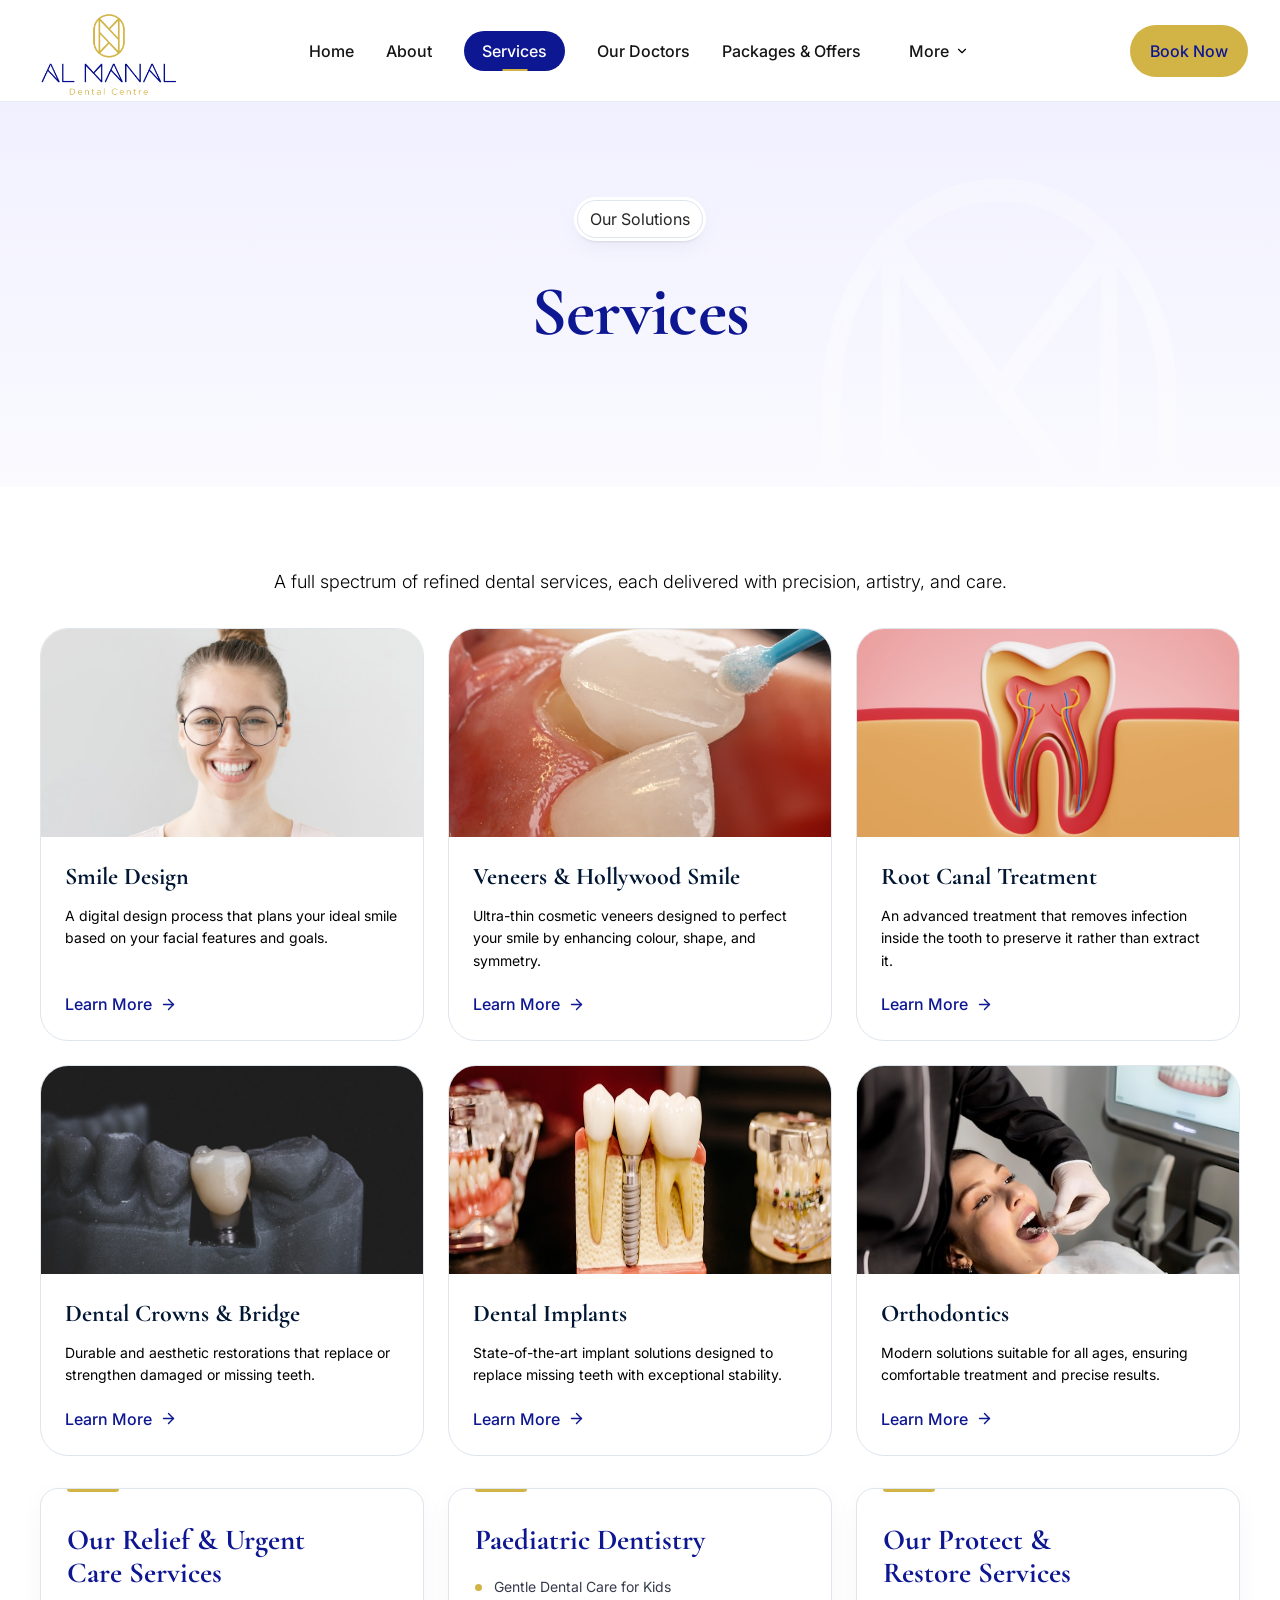
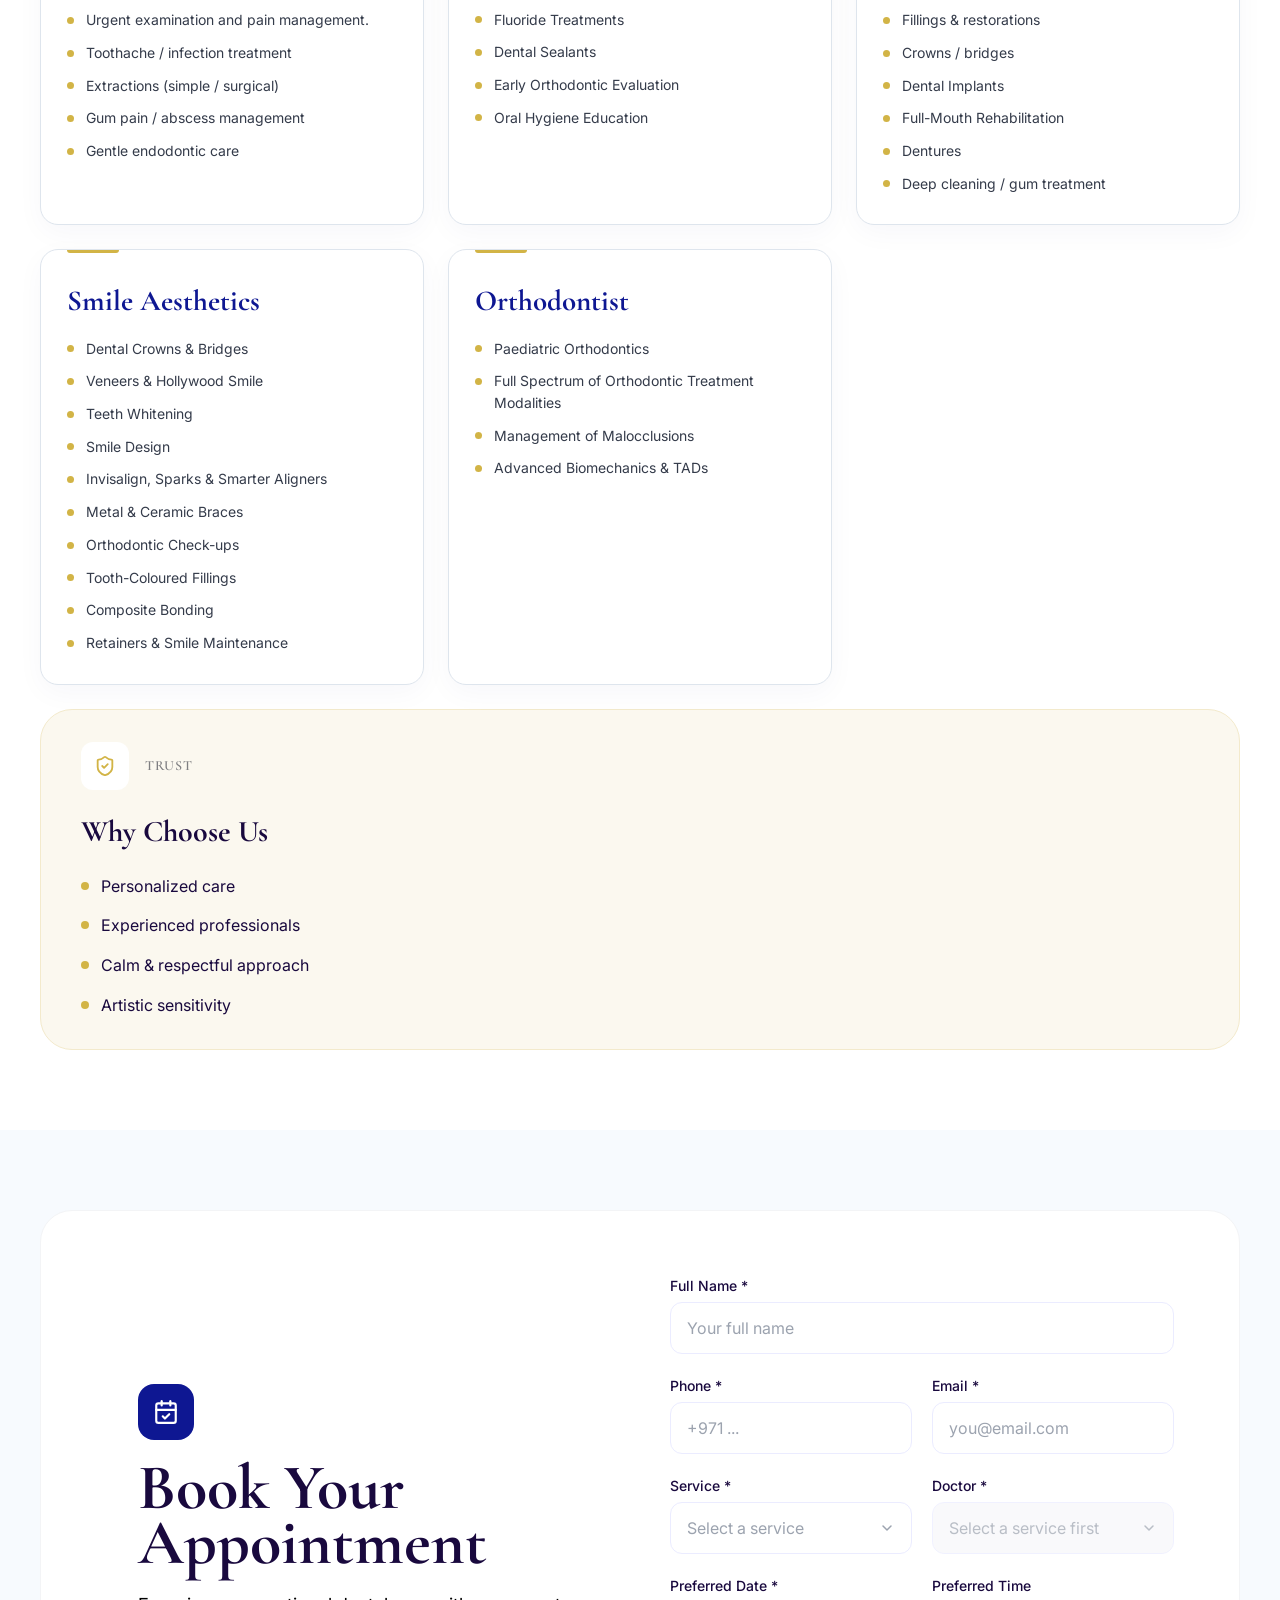
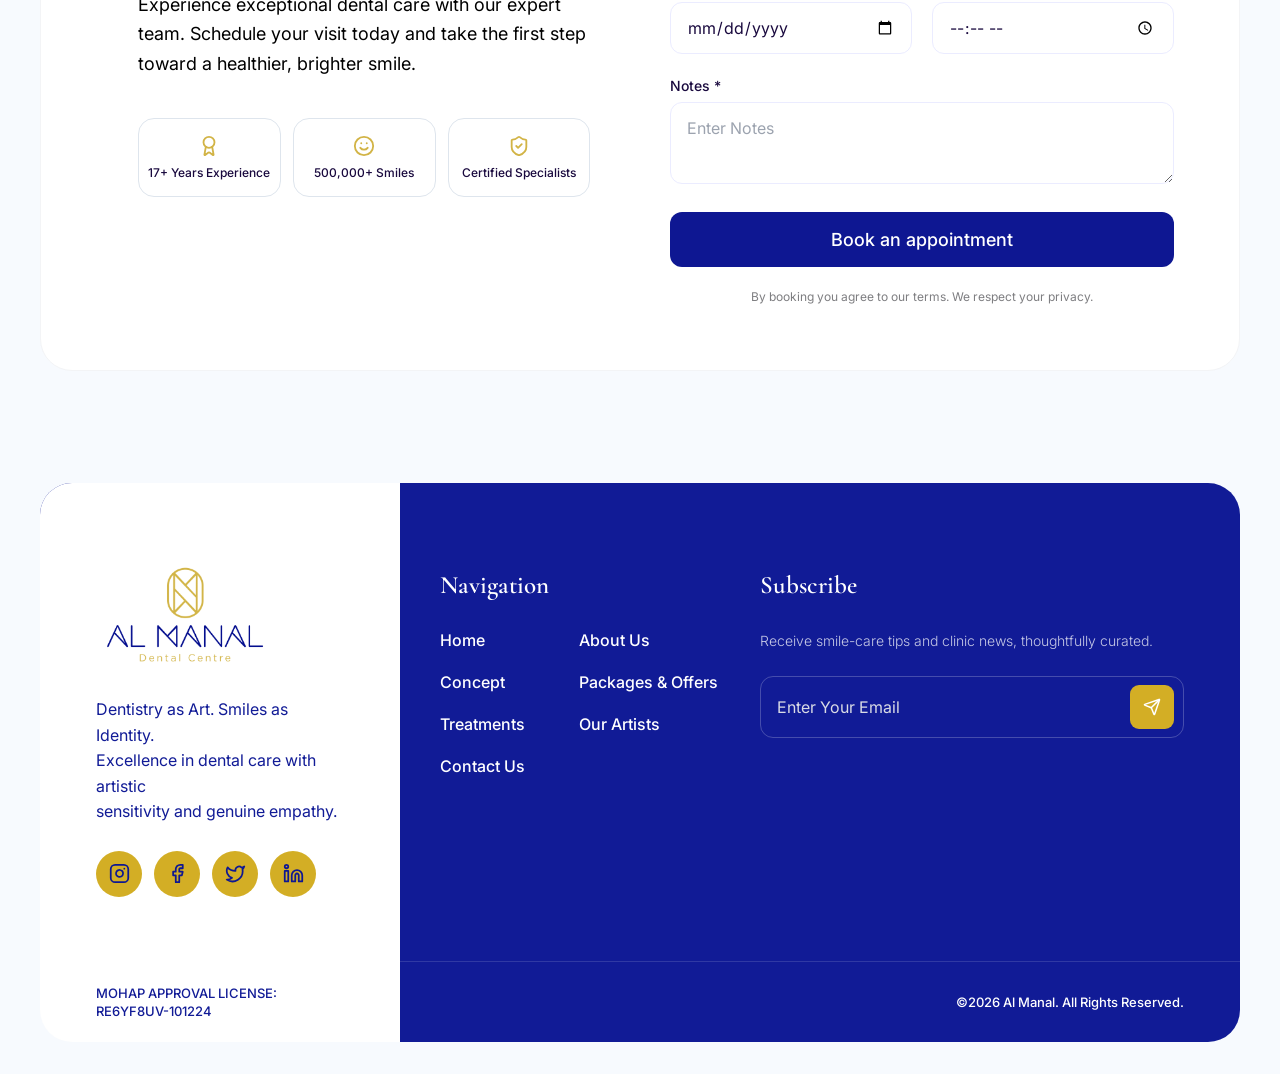
<file: services.html>
<!doctype html><html lang="en"><head><meta charset="UTF-8"><meta name="viewport" content="width=device-width,initial-scale=1"><title>Services | Al Manal Dental Center</title><link rel="preconnect" href="https://fonts.googleapis.com"><link rel="preconnect" href="https://fonts.gstatic.com" crossorigin><link href="https://fonts.googleapis.com/css2?family=Cormorant+Garamond:wght@600;700&family=Inter:wght@300;400;500;600&display=swap" rel="stylesheet"><link rel="stylesheet" href="style.css?v=16">  <link rel="stylesheet" href="navigation.css?v=1">
<link rel="stylesheet" href="homepage.css?v=4"><link rel="stylesheet" href="about.css?v=6"><link rel="stylesheet" href="services.css?v=2">
</head><body class="services-view">
<header class="site-header">
    <a class="logo" href="index.html" aria-label="Al Manal home"><img src="assets/logo-original.png" alt="Al Manal"></a>
    <button class="menu-toggle" aria-label="Toggle navigation" aria-expanded="false"><span></span><span></span></button>
    <nav class="nav" aria-label="Main navigation">
      <a href="index.html">Home</a><a href="about.html">About</a><a class="active" aria-current="page" href="services.html">Services</a>
      <a href="doctors.html">Our Doctors</a><a href="packages.html">Packages &amp; Offers</a><a href="contact.html">More</a>
    </nav>
    <a class="button button-primary header-cta" href="index.html#contact">Book Now</a>
  </header>
<main><section class="page-hero"><div><span class="eyebrow">Our Solutions</span><h1>Services</h1></div></section>
<section class="section services-page">
  <p class="services-intro">A full spectrum of refined dental services, each delivered with precision, artistry, and care.</p>
  <div class="services-cards">
    <article><div class="service-photo"><img src="assets/services-smile.png" alt="A confident smile"></div><div><h2>Smile Design</h2><p>A digital design process that plans your ideal smile based on your facial features and goals.</p><a href="#appointment" data-treatment="Smile Design" aria-label="Learn more about Smile Design">Learn More <img src="assets/icons/arrow.svg" width="17" height="17" alt=""></a></div></article>
    <article><div class="service-photo"><img src="assets/services-veneers.png" alt="A cosmetic veneer being fitted"></div><div><h2>Veneers &amp; Hollywood Smile</h2><p>Ultra-thin cosmetic veneers designed to perfect your smile by enhancing colour, shape, and symmetry.</p><a href="#appointment" data-treatment="Veneers" aria-label="Learn more about Veneers and Hollywood Smile">Learn More <img src="assets/icons/arrow.svg" width="17" height="17" alt=""></a></div></article>
    <article><div class="service-photo"><img src="assets/services-root.png" alt="Tooth anatomy showing the root canal"></div><div><h2>Root Canal Treatment</h2><p>An advanced treatment that removes infection inside the tooth to preserve it rather than extract it.</p><a href="#appointment" data-treatment="Root Canal Treatment" aria-label="Learn more about Root Canal Treatment">Learn More <img src="assets/icons/arrow.svg" width="17" height="17" alt=""></a></div></article>
    <article><div class="service-photo"><img src="assets/services-crowns.png" alt="A dental crown on a tooth model"></div><div><h2>Dental Crowns &amp; Bridge</h2><p>Durable and aesthetic restorations that replace or strengthen damaged or missing teeth.</p><a href="#appointment" data-treatment="Dental Crowns" aria-label="Learn more about Dental Crowns and Bridge">Learn More <img src="assets/icons/arrow.svg" width="17" height="17" alt=""></a></div></article>
    <article><div class="service-photo"><img src="assets/services-implants.png" alt="Dental implant model"></div><div><h2>Dental Implants</h2><p>State-of-the-art implant solutions designed to replace missing teeth with exceptional stability.</p><a href="#appointment" data-treatment="Dental Implants" aria-label="Learn more about Dental Implants">Learn More <img src="assets/icons/arrow.svg" width="17" height="17" alt=""></a></div></article>
    <article><div class="service-photo"><img src="assets/services-ortho.png" alt="A patient receiving orthodontic care"></div><div><h2>Orthodontics</h2><p>Modern solutions suitable for all ages, ensuring comfortable treatment and precise results.</p><a href="#appointment" data-treatment="Orthodontics" aria-label="Learn more about Orthodontics">Learn More <img src="assets/icons/arrow.svg" width="17" height="17" alt=""></a></div></article>
  </div>
  <div class="treatment-categories" aria-label="Treatment categories"></div>
  <div class="services-support"><article class="services-trust"><div class="support-label"><i><img src="assets/services-trust.svg" width="22" height="22" alt=""></i><span>Trust</span></div><h2>Why Choose Us</h2><ul><li>Personalized care</li><li>Experienced professionals</li><li>Calm &amp; respectful approach</li><li>Artistic sensitivity</li></ul></article></div>
</section>
<section class="home-appointment" id="appointment">
      <div class="home-appointment-panel">
        <div class="appointment-intro"><div class="home-book-icon"><img src="assets/home-appointment-0.svg" width="26" height="26" alt=""></div><h2>Book Your<br>Appointment</h2><p>Experience exceptional dental care with our expert team. Schedule your visit today and take the first step toward a healthier, brighter smile.</p><div class="home-stats"><span><img src="assets/home-appointment-1.svg" width="22" height="22" alt="">17+ Years Experience</span><span><img src="assets/home-appointment-2.svg" width="22" height="22" alt="">500,000+ Smiles</span><span><img src="assets/home-appointment-3.svg" width="22" height="22" alt="">Certified Specialists</span></div></div>
        <form class="appointment-form"><label>Full Name *<input required name="name" autocomplete="name" placeholder="Your full name"></label><div class="field-row"><label>Phone *<input required name="phone" autocomplete="tel" type="tel" placeholder="+971 ..."></label><label>Email *<input required name="email" autocomplete="email" type="email" placeholder="you@email.com"></label></div><div class="field-row service-doctor-fields"><label>Service *<select required name="service" id="appointment-service"><option value="">Select a service</option><option>Smile Design</option><option>Veneers</option><option>Root Canal Treatment</option><option>Dental Crowns</option><option>Dental Implants</option><option>Orthodontics</option></select></label><label>Doctor *<select required name="doctor" id="appointment-doctor" disabled><option value="">Select a service first</option></select></label></div><div class="field-row"><label>Preferred Date *<input required name="date" type="date"></label><label>Preferred Time<input name="time" type="time"></label></div><label>Notes *<textarea required name="notes" placeholder="Enter Notes"></textarea></label><button class="button button-primary" type="submit">Book an appointment</button><small>By booking you agree to our terms. We respect your privacy.</small></form>
      </div>
    </section></main>
<footer id="footer"><div class="footer-main"><div class="footer-brand"><img src="assets/logo.png" alt="Al Manal"><p>Dentistry as Art. Smiles as Identity. Excellence in dental care with artistic sensitivity and genuine empathy.</p></div><div><h3>Navigation</h3><div class="footer-links"><a href="index.html">Home</a><a href="about.html">About Us</a><a href="services.html">Treatments</a><a href="doctors.html">Our Artists</a><a href="contact.html">Contact Us</a></div></div><div><h3>Subscribe</h3><p>Receive smile-care tips and clinic news, thoughtfully curated.</p><form class="subscribe"><input type="email" placeholder="Enter Your Email"><button>→</button></form></div></div><div class="footer-bottom"><span>MOHAP APPROVAL LICENSE: RE6YF8UV-101224</span><span>©2026 Al Manal. All Rights Reserved.</span></div></footer><script src="script.js?v=21"></script></body></html>
</file>
<file: style.css>
*{box-sizing:border-box}html{scroll-behavior:smooth}body{margin:0;color:#151515;font-family:Inter,Arial,sans-serif;background:#fff}img{display:block;max-width:100%}a{text-decoration:none;color:inherit}p{line-height:1.65}h1,h2,h3{font-family:"Cormorant Garamond",serif;margin:0;color:#0e1792}.site-header{height:102px;display:flex;align-items:center;padding:8px 32px;gap:40px;position:relative;z-index:20;background:white}.logo{width:115px}.logo img{width:100%;height:86px;object-fit:contain}.nav{display:flex;align-items:center;justify-content:center;gap:32px;margin:auto;font-weight:500;color:#171717}.nav a{padding:12px 0;position:relative}.nav a.active:after{content:"";position:absolute;width:25px;height:2px;background:#d2b446;left:50%;bottom:0;transform:translateX(-50%)}.button{display:inline-flex;align-items:center;justify-content:center;border:0;border-radius:10px;padding:14px 20px;font:500 18px/1.5 Inter;cursor:pointer}.button-primary{background:#0e1792;color:#fff}.button-light{background:#fff;border:1px solid #ebecff}.header-cta{font-size:16px}.menu-toggle{display:none;background:none;border:0}.hero{height:663px;margin:0 6px;border:1px solid rgba(191,191,191,.25);border-radius:60px 60px 40px 40px;background:linear-gradient(180deg,#fff 0,#fbfbff 100%);display:grid;grid-template-columns:532px 630px;gap:24px;justify-content:center;padding-top:36px;overflow:hidden;position:relative}.hero:before{content:"";position:absolute;width:580px;height:580px;border:1px solid #dcd9f8;border-radius:50%;left:-155px;top:-260px}.hero-copy{align-self:center;z-index:2}.eyebrow{display:inline-block;background:#fff;border:1px solid #dee5ed;border-radius:999px;padding:7px 16px;box-shadow:0 8px 15px rgba(140,150,169,.18);font-size:14px;color:#262626}.hero h1{font-size:74px;line-height:.9;letter-spacing:-.01em;margin:32px 0 24px}.hero-copy>p{font-size:18px;color:#000768;margin:0;max-width:520px}.actions{display:flex;gap:12px;margin-top:32px}.scroll-cue{display:grid;place-items:center;width:42px;height:42px;border:1px solid #ede9fc;border-radius:50%;margin-top:32px;background:#fff;color:#0e1792}.hero-visual{height:525px;align-self:end;position:relative;border-radius:16px;overflow:visible}.hero-visual>img:first-child{height:100%;width:100%;object-fit:cover;border-radius:18px}.tooth{position:absolute;width:190px;left:-65px;top:70px;transform:rotate(8deg);filter:drop-shadow(0 20px 28px rgba(0,7,104,.15))}.section{padding:80px 40px;max-width:1440px;margin:auto}.about{display:grid;grid-template-columns:1fr 1.1fr;gap:64px;align-items:center;min-height:1045px}.about-visual{height:680px;position:relative;display:flex;align-items:end;justify-content:center}.about-visual img{height:100%;object-fit:contain;position:relative;z-index:2}.orbit{position:absolute;border:2px solid #d2b446;border-radius:50%;width:590px;height:590px;top:50px}.orbit-two{border-color:#dedafc;transform:rotate(20deg);width:530px;height:650px}.about h2,.center-heading h2,.contact-copy h2{font-size:64px;color:#d2b446;line-height:1.2;margin:16px 0 24px}.about-content>p{font-size:18px;margin-bottom:32px}.values-grid{display:grid;grid-template-columns:1fr 1fr;gap:20px}.values-grid article{border:1px solid #dee5ed;border-radius:16px;padding:20px;min-height:184px}.values-grid i{display:grid;place-items:center;width:44px;height:44px;background:rgba(14,23,146,.05);border-radius:12px;color:#0e1792;font-style:normal}.values-grid h3{font-size:20px;color:#13195c;margin:10px 0 0}.values-grid p{font-size:14px;line-height:1.6;margin:3px 0}.concept{background:#fbfbff;max-width:none;padding-left:max(40px,calc((100vw - 1360px)/2));padding-right:max(40px,calc((100vw - 1360px)/2))}.section-heading{display:grid;grid-template-columns:1fr 1fr;gap:80px;align-items:end}.section-heading h2{font-size:60px;line-height:1.05;margin-top:18px}.section-heading em,.experience-copy em{color:#d2b446;font-style:normal}.section-heading>p{font-size:17px}.concept-stage{display:grid;grid-template-columns:1fr 510px 1fr;gap:35px;align-items:center;margin-top:50px}.concept-image{height:610px;border-radius:260px 260px 20px 20px;overflow:hidden}.concept-image img{width:100%;height:100%;object-fit:cover}.concept-notes{display:flex;flex-direction:column;gap:120px}.concept-notes article{border-top:1px solid #d8d8e7;padding-top:16px}.concept-notes b{display:block;font:600 30px "Cormorant Garamond";color:#0e1792}.concept-notes span{font-size:14px;color:#696969}.concept-notes.right{text-align:right}.center-heading{text-align:center;max-width:720px;margin:0 auto 48px}.center-heading h2{margin:14px 0}.center-heading p{font-size:17px}.treatment-grid{display:grid;grid-template-columns:repeat(3,1fr);gap:24px}.treatment-grid article{border:1px solid #dee5ed;border-radius:18px;overflow:hidden;background:#fff;transition:.25s}.treatment-grid article:hover{transform:translateY(-6px);box-shadow:0 18px 40px rgba(7,0,108,.09)}.treatment-grid img{width:100%;height:235px;object-fit:cover}.treatment-grid article>div{padding:22px}.treatment-grid h3{font-size:27px}.treatment-grid p{font-size:14px;min-height:70px}.treatment-grid a{color:#0e1792;font-weight:600}.treatment-grid a span{color:#d2b446}.team{background:#0e1792;max-width:none;padding-left:max(40px,calc((100vw - 1360px)/2));padding-right:max(40px,calc((100vw - 1360px)/2))}.team h2{color:#fff}.team .eyebrow{box-shadow:none}.team-grid{display:grid;grid-template-columns:repeat(4,1fr);gap:20px}.team-grid article{text-align:center;color:#fff}.team-grid img{width:100%;height:390px;object-fit:cover;object-position:top;border-radius:160px 160px 16px 16px}.team-grid h3{color:#fff;font-size:24px;margin-top:18px}.team-grid p{margin:4px;color:#d5d7ff;font-size:14px}.experience{display:grid;grid-template-columns:1fr 1fr;gap:72px;align-items:center}.experience-image{height:670px;border-radius:30px;overflow:hidden}.experience-image img{width:100%;height:100%;object-fit:cover}.experience-copy h2{font-size:64px;line-height:1.05;margin:20px 0}.experience-list{display:flex;flex-direction:column;gap:16px;margin-top:28px}.experience-list article{display:flex;gap:14px;padding:16px;border:1px solid #dee5ed;border-radius:14px}.experience-list i{display:grid;place-items:center;min-width:42px;height:42px;border-radius:50%;background:#0e1792;color:#fff;font-style:normal}.experience-list b,.experience-list span{display:block}.experience-list b{font:600 20px "Cormorant Garamond";color:#0e1792}.experience-list span{font-size:13px;margin-top:4px}.appointment{background:#0e1792;color:white;padding:80px max(40px,calc((100vw - 1280px)/2));display:grid;grid-template-columns:1fr 1fr;gap:90px}.eyebrow.dark{background:rgba(255,255,255,.08);border-color:rgba(255,255,255,.2);box-shadow:none;color:white}.appointment h2{font-size:68px;line-height:1;color:white;margin:25px 0}.appointment-intro>p{max-width:520px;color:#e5e6ff}.stats{display:flex;gap:26px;margin-top:45px}.stats span{font-size:12px;color:#d8dafd}.stats b{display:block;font:600 29px "Cormorant Garamond";color:#d2b446}.appointment-form{background:#fff;color:#222;border-radius:24px;padding:34px;display:flex;flex-direction:column;gap:18px}.appointment-form label{display:flex;flex-direction:column;gap:7px;font-size:13px;font-weight:500}.field-row{display:grid;grid-template-columns:1fr 1fr;gap:20px}.appointment-form input,.appointment-form select,.appointment-form textarea{border:1px solid #dee5ed;border-radius:8px;padding:15px 16px;font:400 15px Inter;background:#fff}.appointment-form textarea{height:82px;resize:vertical}.button-gold{background:#d2b446;color:#fff;width:100%}.appointment-form small{text-align:center;color:#777}.contact-section{display:grid;grid-template-columns:1fr 1fr;gap:40px}.contact-copy>p{font-size:17px;max-width:650px}.contact-cards{display:flex;flex-direction:column;gap:16px;margin-top:25px}.contact-cards article{border:1px solid #dee5ed;border-radius:16px;padding:20px;display:flex;align-items:center;gap:16px}.contact-cards i{display:grid;place-items:center;width:48px;height:48px;border-radius:12px;background:#0e1792;color:#fff;font-style:normal}.contact-cards span,.contact-cards b{display:block}.contact-cards span{font-size:14px;color:#6b7280}.contact-cards b{font:600 18px "Cormorant Garamond";color:#19093e}.map-card{border:1px solid #dee5ed;border-radius:32px;padding:1px;overflow:hidden;box-shadow:10px 10px 40px rgba(7,0,108,.07)}.map-card iframe{width:100%;height:100%;min-height:575px;border:0}footer{background:#fff;padding:32px 40px}.footer-main{background:#0e1792;color:white;max-width:1360px;margin:auto;border-radius:32px 32px 0 0;padding:64px;display:grid;grid-template-columns:1.2fr 1fr 1.2fr;gap:48px}.footer-main h3{color:white;font-size:25px}.footer-main p{font-size:14px;font-weight:300}.footer-brand>img{width:168px;height:100px;filter:brightness(0) invert(1)}.footer-brand>p{max-width:320px}.socials{display:flex;gap:12px}.socials a{display:grid;place-items:center;width:42px;height:42px;border-radius:50%;background:#c9a623}.footer-links{display:grid;grid-template-columns:1fr 1fr;gap:16px;font-size:15px}.subscribe{height:62px;border:1px solid rgba(235,236,255,.2);border-radius:12px;display:flex;padding:8px;margin-top:20px}.subscribe input{flex:1;background:transparent;border:0;color:white;padding:8px;min-width:0}.subscribe button{width:44px;border:0;border-radius:8px;background:#d2b446;color:white;font-size:20px}.footer-bottom{max-width:1360px;margin:auto;background:#0e1792;color:white;border-top:1px solid rgba(255,255,255,.1);padding:24px 64px;display:flex;justify-content:space-between;border-radius:0 0 32px 32px;font-size:13px}
@media(max-width:1000px){.nav{gap:16px}.hero{grid-template-columns:44% 48%;padding:30px}.hero h1{font-size:58px}.about,.experience{grid-template-columns:1fr}.about{padding-top:50px}.about-visual{height:560px}.concept-stage{grid-template-columns:1fr 1.5fr 1fr}.treatment-grid{grid-template-columns:1fr 1fr}.team-grid{grid-template-columns:1fr 1fr}.appointment{gap:40px}.contact-section{grid-template-columns:1fr}.map-card iframe{height:450px}.footer-main{grid-template-columns:1fr 1fr}.footer-brand{grid-row:span 2}}
@media(max-width:760px){.site-header{height:82px;padding:6px 20px}.logo{width:94px}.logo img{height:68px}.header-cta{display:none}.menu-toggle{display:flex;margin-left:auto;width:42px;height:42px;flex-direction:column;justify-content:center;gap:7px}.menu-toggle span{height:2px;background:#0e1792;width:24px}.nav{display:none;position:absolute;top:82px;left:0;right:0;background:white;flex-direction:column;align-items:flex-start;padding:24px;box-shadow:0 15px 30px rgba(0,0,0,.08)}.menu-open .nav{display:flex}.hero{height:auto;min-height:760px;margin:0;border-radius:28px;grid-template-columns:1fr;padding:50px 24px 0}.hero h1{font-size:52px}.hero-copy>p{font-size:16px}.hero-visual{height:330px;width:100%}.tooth{width:120px!important;left:-20px}.section{padding:64px 20px}.about{display:flex;flex-direction:column;min-height:auto;gap:35px}.about-visual{height:430px;width:100%}.orbit{width:360px;height:360px}.orbit-two{width:330px;height:410px}.about h2,.center-heading h2,.contact-copy h2,.experience-copy h2{font-size:48px}.values-grid{grid-template-columns:1fr}.section-heading{grid-template-columns:1fr;gap:20px}.section-heading h2{font-size:46px}.concept-stage{grid-template-columns:1fr}.concept-notes{display:grid;grid-template-columns:1fr 1fr;gap:20px}.concept-notes.right{text-align:left}.concept-image{height:500px;grid-row:2}.treatment-grid{display:flex;overflow-x:auto;scroll-snap-type:x mandatory;padding-bottom:16px}.treatment-grid article{min-width:85vw;scroll-snap-align:start}.team-grid{grid-template-columns:1fr 1fr}.team-grid img{height:270px}.experience{gap:35px}.experience-image{height:450px}.appointment{grid-template-columns:1fr;padding:64px 20px}.appointment h2{font-size:54px}.stats{flex-wrap:wrap}.field-row{grid-template-columns:1fr}.contact-section{padding:64px 20px}.footer-main{padding:40px 24px;grid-template-columns:1fr}.footer-brand{grid-row:auto}.footer-bottom{padding:22px 24px;flex-direction:column;gap:12px}footer{padding:20px}.concept{padding-left:20px;padding-right:20px}}
@media(max-width:430px){.team-grid{grid-template-columns:1fr}.team-grid img{height:420px}.actions{flex-direction:column;align-items:stretch}.button{width:100%}.appointment-form{padding:22px}.contact-cards b{font-size:16px}.footer-links{grid-template-columns:1fr}.concept-notes{grid-template-columns:1fr}}
.footer-brand>img{content:url("assets/logo.png");height:126px;object-fit:contain;filter:brightness(0) invert(1)}
@media(max-width:760px){.about-visual{overflow:hidden}}

/* About page */
.inner-header{box-shadow:0 2px 3px rgba(183,183,183,.1)}.page-hero{height:393px;max-width:1376px;margin:auto;padding:32px 6px 0}.page-hero>div{height:361px;border-radius:60px 60px 0 0;background:linear-gradient(180deg,rgba(199,203,255,.5),rgba(251,251,255,.5));display:flex;align-items:center;justify-content:center;text-align:center;position:relative;overflow:hidden}.page-hero>div:after{content:"";position:absolute;right:90px;bottom:-420px;width:476px;height:664px;background:url("assets/about-hero.png") bottom/contain no-repeat;opacity:.3}.page-hero h1{font-size:70px;line-height:1.2;margin-top:25px}.about-story{display:grid;grid-template-columns:1fr 1fr;gap:80px;align-items:center;min-height:915px}.about-story-art{height:755px;position:relative;display:flex;align-items:flex-end;justify-content:center;overflow:hidden}.about-story-art img{height:96%;position:relative;z-index:2;object-fit:contain}.story-ring{position:absolute;border:2px solid #d2b446;border-radius:50%;width:610px;height:610px;top:80px}.ring-b{width:540px;height:700px;border-color:#d8d9fd;transform:rotate(18deg);top:20px}.about-story-copy .lead{font-size:18px;margin:0 0 32px}.commitment-section{background:#fbfbff;padding:80px max(40px,calc((100vw - 1360px)/2))}.commitment-heading{text-align:center;margin-bottom:50px}.commitment-heading h2{font-size:62px;line-height:1.05;margin-top:20px}.commitment-heading em{font-style:normal;color:#d2b446}.commitment-layout{display:grid;grid-template-columns:1.15fr 1fr;gap:36px}.commitment-image{height:580px;border-radius:28px;overflow:hidden;position:relative}.commitment-image>img{width:100%;height:100%;object-fit:cover}.commitment-image blockquote{position:absolute;left:24px;right:24px;bottom:24px;margin:0;padding:22px;border-radius:16px;background:rgba(255,255,255,.92);backdrop-filter:blur(10px);font:600 22px/1.3 "Cormorant Garamond";color:#0e1792}.commitment-image blockquote footer{padding:12px 0 0;background:transparent}.commitment-image blockquote footer b,.commitment-image blockquote footer span{display:block;font:500 13px Inter;color:#222}.commitment-image blockquote footer span{font-weight:400;color:#777;margin-top:3px}.metrics-grid{display:grid;grid-template-columns:1fr 1fr;gap:20px}.metrics-grid article{border:1px solid #dee5ed;background:#fff;border-radius:18px;padding:26px;display:flex;flex-direction:column;justify-content:center;min-height:280px}.metrics-grid i{display:grid;place-items:center;width:46px;height:46px;border-radius:12px;background:rgba(14,23,146,.06);font-style:normal;color:#0e1792}.metrics-grid span{font-size:14px;color:#6b7280;margin-top:26px}.metrics-grid b{font:700 52px "Cormorant Garamond";color:#0e1792;margin:6px 0}.metrics-grid small{color:#6b7280}.metrics-grid .am-pm{font-size:34px}.metrics-grid .am-pm em{font-style:normal;color:#d2b446}.core-values{padding-top:100px;padding-bottom:100px}.core-grid{display:grid;grid-template-columns:repeat(3,1fr);gap:24px}.core-grid article{border:1px solid #dee5ed;border-radius:18px;padding:32px;position:relative;overflow:hidden}.core-grid article>span{font:700 80px "Cormorant Garamond";color:rgba(14,23,146,.07);position:absolute;right:20px;top:-12px}.core-grid h3{font-size:34px;margin-top:50px}.core-grid p{font-size:15px;color:#4c4c4c}
@media(max-width:1000px){.about-story{grid-template-columns:1fr;gap:30px}.about-story-art{height:600px}.commitment-layout{grid-template-columns:1fr}.commitment-image{height:500px}}
@media(max-width:760px){.page-hero{height:290px;padding:18px 0 0}.page-hero>div{height:272px;border-radius:30px 30px 0 0}.page-hero h1{font-size:52px}.about-story{padding-top:40px}.about-story-art{height:430px}.about-story-copy .lead{font-size:16px}.commitment-section{padding:64px 20px}.commitment-heading h2{font-size:44px}.commitment-image{height:430px}.metrics-grid{grid-template-columns:1fr 1fr}.metrics-grid article{min-height:220px;padding:20px}.metrics-grid b{font-size:42px}.core-grid{grid-template-columns:1fr}.core-values{padding-top:64px;padding-bottom:64px}}
@media(max-width:430px){.metrics-grid{grid-template-columns:1fr}.commitment-image blockquote{font-size:18px}.page-hero>div:after{display:none}}

/* Shared inner pages */
.services-page{padding-top:90px;padding-bottom:90px}.emergency-strip{max-width:1360px;margin:10px auto 80px;background:#0e1792;color:#fff;border-radius:24px;padding:35px 48px;display:flex;align-items:center;justify-content:space-between}.emergency-strip span{color:#d2b446;font-size:14px}.emergency-strip h2{color:#fff;font-size:42px}.emergency-strip a{background:#d2b446;padding:16px 24px;border-radius:12px;font-weight:600}.why-grid{display:grid;grid-template-columns:repeat(3,1fr);gap:24px}.why-grid article{border:1px solid #dee5ed;border-radius:18px;padding:30px;text-align:center}.why-grid i{display:grid;place-items:center;margin:auto;width:50px;height:50px;border-radius:14px;background:#0e1792;color:#fff;font-style:normal}.why-grid h3{font-size:28px;margin-top:18px}.appointment-compact{align-items:center}.stats-panel{background:rgba(255,255,255,.07);border:1px solid rgba(255,255,255,.14);border-radius:24px;padding:45px;justify-content:space-around}.featured-doctor{display:grid;grid-template-columns:1fr 1fr;gap:70px;align-items:center}.featured-photo{height:650px;background:#f2f3ff;border-radius:280px 280px 24px 24px;overflow:hidden}.featured-photo img{width:100%;height:100%;object-fit:cover;object-position:top}.featured-copy h2{font-size:62px;margin:20px 0}.featured-copy>p{font-size:17px}.specialties{display:flex;gap:10px;margin:25px 0}.specialties span{padding:8px 14px;border-radius:999px;background:#f0f1ff;color:#0e1792;font-size:13px}.featured-copy ul{padding:0;list-style:none}.featured-copy li{padding:13px 0;border-bottom:1px solid #dee5ed}.featured-copy li:before{content:"✓";color:#d2b446;margin-right:10px}.experts-section{padding:90px max(40px,calc((100vw - 1360px)/2));background:#fbfbff}.expert-grid{display:grid;grid-template-columns:repeat(4,1fr);gap:22px}.expert-grid article{text-align:center}.expert-grid img{width:100%;height:390px;object-fit:cover;object-position:top;border-radius:160px 160px 16px 16px;background:#eceeff}.expert-grid h3{font-size:25px;margin-top:18px}.expert-grid p{color:#6b7280;margin-top:4px}.contact-page{display:grid;grid-template-columns:1.15fr .85fr;gap:36px}.contact-form-card,.contact-info-panel{border:1px solid #dee5ed;border-radius:24px;padding:34px}.contact-form-card h2,.contact-info-panel h2,.schedule-section h2{font-size:48px;margin:18px 0}.contact-form-card form{display:flex;flex-direction:column;gap:18px}.contact-form-card label{display:flex;flex-direction:column;gap:8px;font-size:13px;font-weight:500}.contact-form-card input,.contact-form-card select,.contact-form-card textarea{border:1px solid #dee5ed;border-radius:9px;padding:15px;font:400 15px Inter}.contact-form-card textarea{height:120px}.contact-info-panel>img{width:100%;height:200px;object-fit:cover;border-radius:16px;margin-bottom:25px}.info-row{display:flex;gap:14px;padding:18px 0;border-bottom:1px solid #dee5ed}.info-row i{display:grid;place-items:center;width:44px;height:44px;border-radius:12px;background:#0e1792;color:#fff;font-style:normal}.info-row small,.info-row b{display:block}.info-row small{color:#6b7280;margin-bottom:5px}.info-row b{font:600 18px "Cormorant Garamond";color:#19093e}.schedule-section{max-width:1360px;margin:0 auto 80px;border-radius:24px;background:#fbfbff;padding:42px;display:grid;grid-template-columns:1fr 1fr auto;gap:40px;align-items:center}.hours p{display:flex;justify-content:space-between;gap:40px;border-bottom:1px solid #dee5ed;padding:10px 0;margin:0}.schedule-section .button{white-space:nowrap}
@media(max-width:900px){.featured-doctor,.contact-page{grid-template-columns:1fr}.featured-photo{height:550px}.expert-grid{grid-template-columns:1fr 1fr}.schedule-section{grid-template-columns:1fr}.emergency-strip{margin-left:20px;margin-right:20px}.why-grid{grid-template-columns:1fr}}
@media(max-width:760px){.emergency-strip{padding:28px;align-items:flex-start;flex-direction:column;gap:22px}.emergency-strip h2{font-size:34px}.featured-doctor{padding-top:50px}.featured-photo{height:450px}.featured-copy h2{font-size:48px}.experts-section{padding:64px 20px}.expert-grid img{height:300px}.contact-page{padding-top:50px}.contact-form-card,.contact-info-panel{padding:22px}.schedule-section{margin:0 20px 60px;padding:28px}.stats-panel{padding:28px}}
@media(max-width:430px){.expert-grid{grid-template-columns:1fr}.expert-grid img{height:430px}.specialties{flex-wrap:wrap}}

/* More navigation dropdown */
.more-dropdown{position:relative;z-index:50}.more-trigger{border:0;background:transparent;color:#111;font:500 16px/1.5 Inter;padding:12px 18px;border-radius:999px;display:flex;align-items:center;gap:7px;cursor:pointer;transition:background .2s,color .2s}.more-trigger:hover,.more-trigger:focus-visible{background:#f0f1ff;outline:none}.more-dropdown.open .more-trigger,.more-dropdown.current .more-trigger{background:#bfff82;color:#10008c;font-weight:600}.more-chevron{font-size:16px;line-height:1;transition:transform .2s}.more-dropdown.open .more-chevron{transform:rotate(180deg)}.more-menu{position:absolute;top:calc(100% + 16px);right:0;width:320px;padding:20px 0;background:#fff;border:1px solid #cddff4;border-radius:28px;box-shadow:0 18px 35px rgba(30,57,91,.14);opacity:0;visibility:hidden;transform:translateY(-8px);transition:opacity .18s,transform .18s,visibility .18s;overflow:hidden}.more-dropdown.open .more-menu{opacity:1;visibility:visible;transform:translateY(0)}.nav .more-menu a{display:block;padding:20px 40px;font-size:20px;font-weight:400;line-height:1.3;color:#0d0d0d;white-space:nowrap}.nav .more-menu a:hover,.nav .more-menu a:focus-visible{background:#f4f7fb;color:#0e1792;outline:none}
@media(max-width:760px){.more-dropdown{width:100%}.more-trigger{padding:10px 0}.more-dropdown.open .more-trigger,.more-dropdown.current .more-trigger{padding-left:18px;padding-right:18px;width:max-content}.more-menu{position:static;width:100%;max-height:0;padding:0;border:0;border-radius:18px;box-shadow:none;opacity:1;visibility:visible;transform:none;transition:max-height .25s,padding .25s;margin-top:5px}.more-dropdown.open .more-menu{max-height:310px;padding:8px 0;border:1px solid #cddff4}.nav .more-menu a{padding:14px 22px;font-size:17px}}

/* Patient resources, careers, FAQs and policy */
.resource-hero{min-height:430px;background:linear-gradient(120deg,#f7fbff,#eaf1ff);padding:85px 20px;text-align:center;display:flex;align-items:center;flex-direction:column}.resource-hero h1{font-size:64px;color:#16083c}.resource-hero>p{max-width:700px;font-size:16px;line-height:1.6}.resource-hero h2{font-size:30px;color:#555;margin:8px 0 15px}.breadcrumb{margin-top:30px;color:#6b7280;font-size:13px}.breadcrumb b{color:#0e1792}.hero-tags{display:flex;gap:14px;justify-content:center;flex-wrap:wrap;margin-top:20px}.hero-tags span,.mini-pill{background:#d2b446;color:#fff;border-radius:999px;padding:9px 18px;font-size:12px;font-weight:600}.resource-section{max-width:1080px;margin:auto;padding:80px 30px}.visit-section{display:grid;grid-template-columns:1fr 1fr;gap:70px;align-items:center}.resource-section h2,.resource-title h2,.insurance-section h2,.gallery-section h2,.faq-section>h2,.apply-section>h2{font-size:48px;color:#16083c}.check-list{list-style:none;padding:0}.check-list li{display:flex;gap:16px;margin:22px 0}.check-list i{display:grid;place-items:center;min-width:42px;height:42px;border-radius:10px;background:#d2b446;color:#fff;font-style:normal}.check-list b,.check-list span{display:block}.check-list span{font-size:13px;color:#52525b;margin-top:6px}.visit-section figure{margin:0;position:relative}.visit-section figure>img{height:380px;width:100%;object-fit:cover;border-radius:22px}.visit-section figcaption{position:absolute;left:20px;right:20px;bottom:20px;background:#fff;border-radius:12px;padding:14px;display:flex;gap:12px}.visit-section figcaption i{background:#d2b446;color:#fff;border-radius:8px;padding:8px;font-style:normal}.visit-section figcaption span,.visit-section figcaption b{display:block;font-size:11px}.resource-band{background:#e8f1ff;padding:80px max(20px,calc((100vw - 920px)/2));text-align:center}.resource-title{max-width:700px;margin:0 auto 45px}.three-cards,.four-cards{display:grid;grid-template-columns:repeat(3,1fr);gap:20px}.three-cards article,.four-cards article{background:#fff;border-radius:20px;padding:28px}.three-cards i{display:grid;place-items:center;margin:auto;width:46px;height:46px;background:#d2b446;color:#fff;border-radius:12px;font-style:normal}.three-cards h3,.four-cards h3{font-size:22px;color:#16083c}.three-cards p,.four-cards p{font-size:13px}.second-opinion>a{margin-top:36px}.insurance-section{background:#0e1792;color:#fff;padding:75px 30px;text-align:center}.insurance-section h2{color:#fff;margin:15px 0}.insurance-section>p{max-width:780px;margin:0 auto}.insurance-logos{display:flex;gap:18px;max-width:1100px;margin:38px auto 0;overflow:auto}.insurance-logos span{background:#fff;color:#0e1792;border-radius:12px;padding:28px 35px;min-width:145px;font-size:20px;font-weight:600}.gallery-section{padding:80px 30px;text-align:center}.gallery-section>div{display:grid;grid-template-columns:repeat(3,1fr);gap:20px;max-width:1080px;margin:45px auto 0}.gallery-section img{width:100%;height:430px;object-fit:cover;border-radius:20px}.resource-footer{background:#0e1792;color:#fff;padding:60px max(30px,calc((100vw - 1080px)/2)) 25px}.resource-footer>div{display:grid;grid-template-columns:1.3fr repeat(3,1fr);gap:45px}.resource-footer h3{color:#d2b446}.resource-footer a{display:block;margin:10px 0;font-size:13px}.resource-footer p{font-size:13px}.resource-footer small{display:block;border-top:1px solid rgba(255,255,255,.15);margin-top:35px;padding-top:20px}.careers-hero>p,.faq-hero>p,.policy-hero>p{max-width:760px}.why-join{text-align:center}.four-cards{grid-template-columns:repeat(4,1fr);text-align:left}.four-cards article:nth-child(even){background:#e8f1ff}.four-cards article:nth-child(odd){border:1px solid #dee5ed}.job-grid{display:grid;grid-template-columns:1fr 1fr;gap:18px}.job-grid>div,.looking-for{background:#fff;border-radius:14px;padding:24px;text-align:left}.looking-for{margin-top:25px;text-align:center}.apply-section{background:#0e1792;color:#fff;padding:75px 20px;text-align:center}.apply-section>h2{color:#fff}.career-form{background:#fff;color:#111;max-width:650px;margin:28px auto 0;padding:32px;border-radius:20px;text-align:left;display:flex;flex-direction:column;gap:18px}.career-form label{font-size:12px;font-weight:600}.career-form input{display:block;width:100%;margin-top:8px;padding:14px;border:1px solid #dee5ed;border-radius:9px}.career-form small{text-align:center;color:#777}.category-section{padding:55px 20px;text-align:center}.category-section h2{font-size:34px}.category-section>div{display:flex;gap:10px;justify-content:center;overflow:auto}.category-section button{white-space:nowrap;border:1px solid #dee5ed;background:#fff;border-radius:999px;padding:11px 16px}.category-section button.selected{background:#d2b446;color:#fff}.faq-section{text-align:left}.faq-section>h2,.faq-list{max-width:760px;margin-left:auto;margin-right:auto}.faq-item{margin:14px 0}.faq-question{width:100%;border:0;border-radius:14px;background:#fff;padding:22px;text-align:left;font:600 17px Inter;display:flex;justify-content:space-between;color:#111}.faq-answer{max-height:0;overflow:hidden;background:#fff;border-radius:0 0 14px 14px;transition:max-height .25s}.faq-answer p{padding:0 22px 22px;margin:0}.faq-item.open .faq-answer{max-height:180px}.faq-item.open .faq-question{border-radius:14px 14px 0 0}.faq-item.open .faq-question span{transform:rotate(180deg)}.policy-content{max-width:820px;margin:0 auto;padding:55px 30px 90px}.policy-notice{background:#0e1792;color:#fff;border-radius:14px;padding:22px;text-align:center;margin-bottom:35px}.policy-content section{margin:30px 0}.policy-content h2{font-size:32px;color:#16083c}.policy-content h2 span{display:inline-grid;place-items:center;width:32px;height:32px;border-radius:9px;background:#d2b446;color:#fff;font:600 16px Inter}.policy-content h3{font:600 16px Inter;color:#111;margin-top:24px}.policy-content p,.policy-content li{font-size:13px;line-height:1.6}.policy-content li{margin:7px 0}.policy-content li::marker{color:#d2b446}.policy-contact{background:#e8f1ff;border-radius:16px;padding:28px!important}
@media(max-width:760px){.resource-hero{min-height:360px;padding:60px 20px}.resource-hero h1{font-size:46px}.visit-section{grid-template-columns:1fr;gap:35px;padding:60px 20px}.resource-section h2,.resource-title h2,.insurance-section h2,.gallery-section h2,.faq-section>h2,.apply-section>h2{font-size:38px}.three-cards,.four-cards{grid-template-columns:1fr}.job-grid{grid-template-columns:1fr}.gallery-section>div{display:flex;overflow:auto}.gallery-section img{min-width:82vw;height:390px}.resource-footer>div{grid-template-columns:1fr 1fr}.category-section>div{justify-content:flex-start}.policy-content{padding:45px 20px}.career-form{padding:22px}}

/* Shared motion, interaction and responsive polish */
.site-header{position:sticky;top:0;transition:height .25s ease,box-shadow .25s ease,background-color .25s ease;backdrop-filter:saturate(140%) blur(14px)}
.site-header.scrolled{box-shadow:0 10px 30px rgba(16,8,60,.08);background:rgba(255,255,255,.94)}
.hero-video{display:block;width:100%;height:100%;object-fit:cover;border-radius:18px;background:#eef0f8}
.video-badge{position:absolute;right:18px;bottom:18px;display:flex;align-items:center;gap:8px;padding:10px 14px;border:1px solid rgba(255,255,255,.5);border-radius:999px;background:rgba(255,255,255,.82);box-shadow:0 8px 24px rgba(16,8,60,.12);backdrop-filter:blur(12px);color:#0e1792;font-size:12px;font-weight:600;z-index:3}
.video-badge i{width:7px;height:7px;border-radius:50%;background:#d2b446;box-shadow:0 0 0 5px rgba(210,180,70,.18);animation:statusPulse 2s ease-in-out infinite}
@keyframes statusPulse{50%{box-shadow:0 0 0 9px rgba(210,180,70,0)}}
.button,.scroll-cue,.socials a,.contact-cards article,.experience-list article,.three-cards article,.four-cards article,.job-grid>div,.insurance-logos span,.category-section button{transition:transform .25s ease,box-shadow .25s ease,background-color .25s ease,color .25s ease,border-color .25s ease}
.button:hover,.scroll-cue:hover,.socials a:hover{transform:translateY(-3px);box-shadow:0 12px 26px rgba(14,23,146,.16)}
.button:active,.scroll-cue:active{transform:translateY(-1px) scale(.98)}
.contact-cards article:hover,.experience-list article:hover,.three-cards article:hover,.four-cards article:hover,.job-grid>div:hover,.insurance-logos span:hover{transform:translateY(-5px);box-shadow:0 16px 35px rgba(14,23,146,.09)}
.gallery-section img,.concept-image img,.experience-image img,.commitment-image>img,.visit-section figure>img{transition:transform .65s cubic-bezier(.2,.7,.2,1)}
.gallery-section img:hover,.concept-image:hover img,.experience-image:hover img,.commitment-image:hover>img,.visit-section figure:hover>img{transform:scale(1.025)}
.menu-toggle:focus-visible,.button:focus-visible,.scroll-cue:focus-visible,.category-section button:focus-visible{outline:3px solid rgba(210,180,70,.65);outline-offset:3px}
.motion-ready .load-target{opacity:0;transform:translateY(18px);transition:opacity .75s ease var(--load-delay,0ms),transform .8s cubic-bezier(.16,1,.3,1) var(--load-delay,0ms)}
.motion-ready .load-target.load-visible{opacity:1;transform:none}
.motion-ready .reveal-target{opacity:0;filter:blur(4px);transform:translateY(34px) scale(.985);transition:opacity .8s ease var(--reveal-delay,0ms),filter .8s ease var(--reveal-delay,0ms),transform .9s cubic-bezier(.16,1,.3,1) var(--reveal-delay,0ms)}
.motion-ready .reveal-target.is-visible{opacity:1;filter:none;transform:none}
.values-grid article,.services-cards article,.doctors-grid article,.metrics-grid article,.about-voice-values article,.contact-request,.reach-card,.hours-card,.contact-social{transition:transform .3s cubic-bezier(.2,.7,.2,1),box-shadow .3s ease,border-color .3s ease}
.values-grid article:hover,.services-cards article:hover,.doctors-grid article:hover,.metrics-grid article:hover,.about-voice-values article:hover,.contact-request:hover,.reach-card:hover,.hours-card:hover,.contact-social:hover{transform:translateY(-6px);border-color:rgba(14,23,146,.22);box-shadow:0 18px 42px rgba(14,23,146,.1)}
@media(max-width:760px){
  .site-header{position:sticky}.nav{max-height:calc(100vh - 82px);overflow-y:auto;border-top:1px solid #eef0f6}
  .hero{min-height:730px;padding-top:38px}.hero-copy{align-self:start}.hero h1{margin:24px 0 18px}.hero-visual{height:350px;align-self:end}.hero-video{border-radius:16px}.video-badge{right:12px;bottom:12px}
  .actions{flex-wrap:wrap}.actions .button{flex:1;min-width:145px}.resource-footer>div{gap:30px 22px}.resource-hero h1{line-height:1.05}
}
@media(max-width:480px){
  .hero h1{font-size:46px}.hero-visual{height:315px}.tooth{width:100px!important;top:48px}.video-badge{font-size:10px;padding:8px 11px}
  .team-grid{grid-template-columns:1fr}.team-grid img{height:390px}.resource-footer>div{grid-template-columns:1fr}.resource-hero h1{font-size:40px}.page-hero h1{font-size:44px}
}
@media(prefers-reduced-motion:reduce){
  html{scroll-behavior:auto}.video-badge i{animation:none}.motion-ready .load-target,.motion-ready .reveal-target{opacity:1;filter:none;transform:none;transition:none}.motion-ready .home-about-art.is-visible .home-about-portrait,.motion-ready .home-about-art.is-visible .home-orbit-outer,.motion-ready .home-about-art.is-visible .home-orbit-inner,.motion-ready .home-about-art.is-visible .home-tooth{animation:none}.button,.scroll-cue,.socials a,.gallery-section img,.concept-image img,.experience-image img{transition:none}
}

/* Unified Al Manal design tokens and navigation system */
:root{
  --brand-primary:#0e1792;
  --brand-primary-deep:#090f62;
  --brand-accent:#d2b446;
  --brand-accent-hover:#b99a2f;
  --brand-ink:#151515;
  --brand-muted:#606474;
  --brand-line:#dee1f1;
  --brand-surface:#fbfbff;
  --brand-tint:#f0f1ff;
  --brand-white:#fff;
}
.site-header{width:100%;min-width:0;background:rgba(255,255,255,.97);border-bottom:1px solid rgba(14,23,146,.08)}
.site-header .logo{flex:0 0 auto}.site-header .nav{min-width:0}.site-header .header-cta{flex:0 0 auto;width:auto!important;min-width:116px;background:var(--brand-primary)!important;color:var(--brand-white)!important;white-space:nowrap}
.site-header .header-cta:hover{background:var(--brand-primary-deep)!important}
.nav a{color:var(--brand-ink)}.nav a.active{color:var(--brand-primary);font-weight:600}.nav a.active:after{background:var(--brand-accent)}
.more-trigger{color:var(--brand-ink)}
.more-trigger:hover,.more-trigger:focus-visible{background:var(--brand-tint);color:var(--brand-primary)}
.more-dropdown.open .more-trigger,.more-dropdown.current .more-trigger{background:var(--brand-accent);color:var(--brand-white)}
.more-menu{border-color:var(--brand-line)}.nav .more-menu a:hover,.nav .more-menu a:focus-visible{background:var(--brand-tint);color:var(--brand-primary)}
.button-primary,.appointment,.team,.emergency-strip,.insurance-section,.apply-section,.resource-footer,.footer-main,.footer-bottom,.policy-notice{background-color:var(--brand-primary)}
.button-gold,.emergency-strip a,.hero-tags span,.mini-pill,.check-list i,.visit-section figcaption i,.three-cards i,.category-section button.selected,.policy-content h2 span{background-color:var(--brand-accent)}
.button-gold:hover,.emergency-strip a:hover{background-color:var(--brand-accent-hover)}
.resource-hero,.page-hero>div{background:linear-gradient(135deg,var(--brand-surface),var(--brand-tint))}
.resource-band,.policy-contact,.four-cards article:nth-child(even){background:var(--brand-tint)}
.resource-hero h1,.resource-section h2,.resource-title h2,.gallery-section h2,.faq-section>h2,.apply-section>h2,.policy-content h2,.three-cards h3,.four-cards h3{color:var(--brand-primary)}

/* Collapse before the desktop header becomes crowded, including tablets. */
@media(max-width:1080px){
  .site-header{height:82px;padding:6px 20px;gap:16px}
  .site-header .logo{width:94px}.site-header .logo img{height:68px}
  .site-header .header-cta{display:none}
  .menu-toggle{display:flex;margin-left:auto;width:44px;height:44px;padding:9px;border-radius:10px;flex-direction:column;justify-content:center;align-items:center;gap:7px;cursor:pointer}
  .menu-toggle span{height:2px;background:var(--brand-primary);width:24px;transition:transform .2s ease,opacity .2s ease}
  .menu-open .menu-toggle span:first-child{transform:translateY(4.5px) rotate(45deg)}
  .menu-open .menu-toggle span:last-child{transform:translateY(-4.5px) rotate(-45deg)}
  .nav{display:none;position:absolute;top:82px;left:0;right:0;width:100%;max-height:calc(100dvh - 82px);overflow-y:auto;margin:0;padding:20px;gap:4px;background:rgba(255,255,255,.98);border-top:1px solid var(--brand-line);box-shadow:0 18px 38px rgba(14,23,146,.12);flex-direction:column;align-items:stretch}
  .menu-open .nav{display:flex}
  .nav>a{width:100%;padding:14px 12px;border-radius:10px}
  .nav a.active:after{display:none}.nav>a.active{background:var(--brand-tint)}
  .more-dropdown{width:100%}.more-trigger{width:100%;justify-content:space-between;padding:14px 12px;border-radius:10px}
  .more-dropdown.open .more-trigger,.more-dropdown.current .more-trigger{width:100%;padding:14px 12px}
  .more-menu{position:static;width:100%;max-height:0;margin-top:4px;padding:0;border:0;border-radius:12px;box-shadow:none;opacity:1;visibility:visible;transform:none;transition:max-height .25s ease,padding .25s ease}
  .more-dropdown.open .more-menu{max-height:310px;padding:6px;border:1px solid var(--brand-line)}
  .nav .more-menu a{padding:13px 16px;font-size:16px;border-radius:8px}
}
@media(max-width:760px){
  body{overflow-x:hidden}.section,.resource-section,.gallery-section{max-width:100%}
  .resource-footer,.insurance-section,.apply-section{max-width:100%;overflow:hidden}
  .page-hero,.resource-hero{width:100%}.resource-hero{padding-left:20px;padding-right:20px}
  .resource-footer{padding-left:20px;padding-right:20px}.resource-footer>div{grid-template-columns:1fr}
  .metrics-grid{grid-template-columns:1fr}.category-section>div,.insurance-logos,.treatment-grid,.gallery-section>div{-webkit-overflow-scrolling:touch;scrollbar-width:none}.category-section>div::-webkit-scrollbar,.insurance-logos::-webkit-scrollbar,.treatment-grid::-webkit-scrollbar,.gallery-section>div::-webkit-scrollbar{display:none}
}

/* Fixed icon dimensions taken from Figma exports. */
img.figma-icon{display:block;flex:none;object-fit:contain;max-width:none}
.contact-cards i,.info-row i,.values-grid i,.metrics-grid i,.why-grid i{flex-shrink:0;display:grid;place-items:center}
.socials a{width:48px;height:48px;flex:0 0 48px}
.subscribe button{display:grid;place-items:center;flex-shrink:0}
.more-trigger .more-chevron{width:14px;height:14px;flex:0 0 14px;object-fit:contain}
.more-dropdown.open .more-chevron,.more-dropdown.current .more-chevron{filter:brightness(0) invert(1)}
.why-grid .figma-icon{filter:brightness(0) invert(1)}
.contact-cards article>div,.info-row>div{min-width:0;overflow-wrap:anywhere}
.specialties{flex-wrap:wrap}
.field-row>*,.appointment>*,.contact-page>*,.footer-main>*,.resource-footer>div>*{min-width:0}
input,select,textarea{max-width:100%;min-width:0}
.category-section>div{justify-content:flex-start}
.faq-question{align-items:center;gap:12px;cursor:pointer}
.faq-item.open .faq-answer{max-height:none}
@media(max-width:600px){
  .hero.hero-video-section .hero-copy{width:calc(100% - 40px)}
  .expert-grid{grid-template-columns:1fr}.expert-grid img{height:390px}
  .resource-section,.gallery-section,.policy-content{padding-left:20px;padding-right:20px}
  .appointment-form{padding:22px}.section-heading,.featured-doctor{gap:30px}
  .contact-cards b,.info-row b{overflow-wrap:anywhere}
}
@media(min-width:761px) and (max-width:1100px){
  .four-cards{grid-template-columns:repeat(2,minmax(0,1fr))}
  .resource-footer>div{grid-template-columns:repeat(2,minmax(0,1fr))}
  .visit-section{gap:32px}.three-cards{gap:14px}
}

/* Small shared interactions, without changing layout or requiring hover. */
:where(a,button,input,select,textarea):focus-visible{outline:3px solid var(--brand-accent);outline-offset:4px}
:where(input,select,textarea){transition:border-color .2s ease,box-shadow .2s ease}
:where(input,select,textarea):focus{border-color:var(--brand-primary);box-shadow:0 0 0 3px rgba(14,23,146,.1)}
.values-grid article,.core-grid article,.why-grid article,.metrics-grid article,.expert-grid article{transition:transform .25s ease,box-shadow .25s ease}
.footer-links a,.resource-footer a{transition:color .2s ease,transform .2s ease}
@media(hover:hover) and (prefers-reduced-motion:no-preference){
  .values-grid article:hover,.core-grid article:hover,.why-grid article:hover,.metrics-grid article:hover,.expert-grid article:hover{transform:translateY(-4px);box-shadow:0 12px 28px rgba(14,23,146,.08)}
  .footer-links a:hover,.resource-footer a:hover{color:var(--brand-accent);transform:translateX(3px)}
}
@media(prefers-reduced-motion:reduce){*,*::before,*::after{animation:none!important;transition:none!important;scroll-behavior:auto!important}}

/* Precise dropdown icon and selected-item treatment */
.more-chevron{display:block;flex:0 0 18px;width:18px;height:18px;font-size:0;transform-origin:center;transition:transform .22s ease}
.more-dropdown.open .more-chevron{transform:rotate(180deg)}
.nav .more-menu a{position:relative}
.nav .more-menu a.active{background:var(--brand-tint);color:var(--brand-primary);font-weight:600}
.nav .more-menu a.active:after{content:"";position:absolute;left:17px;top:50%;bottom:auto;width:4px;height:28px;border-radius:999px;background:var(--brand-accent);transform:translateY(-50%)}
.faq-question span{display:block;flex:0 0 14px;width:14px;height:14px;margin:0 3px 0 12px;font-size:0;line-height:0;transform-origin:center;transition:transform .22s ease}
.faq-item.open .faq-question span{transform:rotate(180deg)}
.treatment-grid a{display:flex;align-items:center;gap:8px}
.treatment-grid img.figma-icon{width:17px;height:17px;object-fit:contain;border-radius:0}
.footer-contact-row{display:flex;align-items:flex-start;gap:10px}
.footer-contact-row .figma-icon{filter:brightness(0) invert(1)}
.footer-contact-row span{min-width:0;overflow-wrap:anywhere}
.scroll-cue .figma-icon{transform:rotate(90deg);filter:brightness(0) invert(1)}
@media(max-width:1080px){.menu-open .nav{background:#fff}}

/* Full-bleed homepage video hero */
.hero.hero-video-section{width:100%;max-width:none;height:calc(100svh - 102px);min-height:650px;margin:0;padding:0;border:0;border-radius:0;display:flex;align-items:flex-end;justify-content:flex-start;overflow:hidden;isolation:isolate;background:#090f35}
.hero.hero-video-section:before{display:none}
.hero-video-bg{position:absolute;inset:0;width:100%;height:100%;border-radius:0;object-fit:cover;object-position:center;z-index:-3;background:#090f35}
.hero-shade{position:absolute;inset:0;z-index:-2;background:linear-gradient(90deg,rgba(5,9,45,.86) 0%,rgba(5,9,45,.63) 38%,rgba(5,9,45,.18) 72%,rgba(5,9,45,.08) 100%),linear-gradient(0deg,rgba(3,6,30,.62) 0%,transparent 58%)}
.hero.hero-video-section .hero-copy{width:min(760px,calc(100% - 80px));margin:0 0 70px max(40px,calc((100vw - 1360px)/2));padding:0;align-self:auto;color:var(--brand-white);z-index:2}
.hero.hero-video-section .eyebrow{color:var(--brand-white);background:rgba(255,255,255,.12);border-color:rgba(255,255,255,.3);box-shadow:none;backdrop-filter:blur(12px)}
.hero.hero-video-section h1{margin:24px 0 20px;color:var(--brand-white);font-size:clamp(62px,6.4vw,92px);line-height:.9;letter-spacing:-.025em;text-shadow:0 4px 28px rgba(0,0,0,.28)}
.hero.hero-video-section .hero-copy>p{max-width:630px;color:rgba(255,255,255,.9);font-size:18px;text-shadow:0 2px 14px rgba(0,0,0,.3)}
.hero.hero-video-section .button-gold{width:auto}
.button-ghost{border:1px solid rgba(255,255,255,.55);background:rgba(255,255,255,.1);color:#fff;backdrop-filter:blur(10px)}
.button-ghost:hover{background:#fff;color:var(--brand-primary)}
.hero.hero-video-section .scroll-cue{border-color:rgba(255,255,255,.5);background:rgba(255,255,255,.1);color:#fff;backdrop-filter:blur(10px)}
@media(max-width:1080px){
  .nav .more-menu a.active:after{left:6px;height:24px}
  .hero.hero-video-section{height:calc(100svh - 82px);min-height:620px}
}
@media(max-width:760px){
  .hero.hero-video-section{height:calc(100svh - 82px);min-height:610px;padding:0;align-items:flex-end}
  .hero-shade{background:linear-gradient(0deg,rgba(4,7,38,.92) 0%,rgba(4,7,38,.68) 56%,rgba(4,7,38,.16) 100%)}
  .hero.hero-video-section .hero-copy{width:calc(100% - 40px);margin:0 20px 36px;padding:0;align-self:auto}
  .hero.hero-video-section h1{font-size:clamp(48px,14vw,64px);margin:18px 0 14px}
  .hero.hero-video-section .hero-copy>p{font-size:15px;line-height:1.55}
  .hero.hero-video-section .actions{margin-top:22px}.hero.hero-video-section .scroll-cue{margin-top:20px}
  .hero-video-bg{object-position:center}
}
@media(max-width:430px){.resource-footer>div{grid-template-columns:1fr}.visit-section figure>img{height:300px}.resource-hero h1{font-size:40px}}

/* Shared site footer matches the approved footer reference on every page. */
.sr-only{position:absolute!important;width:1px!important;height:1px!important;padding:0!important;margin:-1px!important;overflow:hidden!important;clip:rect(0,0,0,0)!important;white-space:nowrap!important;border:0!important}
.site-footer{background:#f7fafe;padding:32px 40px;color:#fff}
.site-footer .footer-main,.site-footer .footer-bottom{width:100%;max-width:1360px;margin:0 auto;background:#111b96;color:#fff}
.site-footer .footer-main{border-radius:32px 32px 0 0;padding:0;display:grid;grid-template-columns:.9fr .85fr 1.25fr;gap:0;align-items:stretch;overflow:hidden}
.site-footer .footer-brand{padding:64px 56px;background:#fff;color:#111b96}
.site-footer .footer-navigation{padding:64px 40px}
.site-footer .footer-subscribe{padding:64px 56px 64px 20px}
.site-footer .footer-brand>p{max-width:355px;margin:24px 0 26px;font-size:16px;font-weight:400;line-height:1.6;color:#111b96}
.site-footer .footer-logo{display:block;width:174px}
.site-footer .footer-logo img,.site-footer .footer-brand>img{width:174px;height:126px;object-fit:contain;filter:none}
.site-footer h3{margin:24px 0 30px;color:#fff;font:600 25px/1.15 "Cormorant Garamond",serif}
.site-footer .footer-navigation h3{margin-top:24px}
.site-footer .footer-links{display:grid;grid-template-columns:1fr 1fr;gap:22px 54px;font-size:16px;font-weight:500;line-height:1.25}
.site-footer .footer-links a{width:max-content;max-width:100%}
.site-footer .footer-subscribe>p{margin:0 0 25px;font-size:14px;font-weight:300;line-height:1.55;color:rgba(255,255,255,.76)}
.site-footer .socials{display:flex;gap:12px}
.site-footer .socials a{display:grid;place-items:center;width:46px;height:46px;flex:0 0 46px;border-radius:50%;background:#d3ae25;transition:transform .2s ease,background-color .2s ease}
.site-footer .socials a:hover{transform:translateY(-2px);background:#e0bd35}
.site-footer .socials img{width:21px;height:21px}
.site-footer .subscribe{height:62px;margin:0;padding:8px 9px 8px 16px;border:1px solid rgba(255,255,255,.22);border-radius:13px;display:flex;align-items:center}
.site-footer .subscribe:focus-within{border-color:rgba(255,255,255,.65);box-shadow:0 0 0 3px rgba(255,255,255,.1)}
.site-footer .subscribe input{min-width:0;flex:1;padding:8px 0;background:transparent;border:0;outline:0;color:#fff;font:400 16px Inter,Arial,sans-serif}
.site-footer .subscribe input::placeholder{color:#d9dbe5;opacity:1}
.site-footer .subscribe button{display:grid;place-items:center;width:44px;height:44px;flex:0 0 44px;border:0;border-radius:9px;background:#d3ae25;cursor:pointer}
.site-footer .subscribe button:disabled{opacity:.72;cursor:default}
.site-footer .footer-bottom{min-height:69px;padding:0;border-top:1px solid rgba(255,255,255,.13);border-radius:0 0 32px 32px;display:grid;grid-template-columns:30% 70%;align-items:stretch;gap:0;overflow:hidden;font-size:13px;font-weight:500;line-height:1.4;background:linear-gradient(to right,#fff 0 30%,#111b96 30% 100%)}
.site-footer .footer-bottom span{display:flex;align-items:center;padding:22px 56px}
.site-footer .footer-bottom span:first-child{color:#111b96}
.site-footer .footer-bottom span:last-child{justify-content:flex-end;color:#fff}

@media(max-width:1080px){
  .site-footer .footer-main{grid-template-columns:1fr 1fr;padding:0;gap:0}
  .site-footer .footer-brand{grid-column:1/-1;grid-row:auto;padding:48px}
  .site-footer .footer-navigation,.site-footer .footer-subscribe{padding:48px}
  .site-footer .footer-subscribe{grid-column:auto}
  .site-footer .footer-navigation h3{margin-top:24px}
  .site-footer .footer-bottom{grid-template-columns:1fr;background:#111b96}
  .site-footer .footer-bottom span{padding:12px 48px}
  .site-footer .footer-bottom span:first-child{padding-top:22px;color:#fff}
  .site-footer .footer-bottom span:last-child{justify-content:flex-start;padding-bottom:22px}
}
@media(max-width:760px){
  .site-footer{padding:20px}
  .site-footer .footer-main{grid-template-columns:1fr;padding:0;gap:0}
  .site-footer .footer-brand,.site-footer .footer-navigation,.site-footer .footer-subscribe{padding:36px 26px}
  .site-footer .footer-subscribe{grid-column:auto}
  .site-footer h3,.site-footer .footer-navigation h3{margin:0 0 22px}
  .site-footer .footer-brand>p{margin:20px 0 24px;font-size:15px}
  .site-footer .footer-copy-break{display:none}
  .site-footer .footer-links{gap:18px 28px}
  .site-footer .footer-bottom{padding:0;gap:0}
  .site-footer .footer-bottom span{padding:8px 26px}
  .site-footer .footer-bottom span:first-child{padding-top:22px}
  .site-footer .footer-bottom span:last-child{padding-bottom:22px}
}
@media(max-width:430px){
  .site-footer{padding:12px}
  .site-footer .footer-main{padding:0;border-radius:24px 24px 0 0}
  .site-footer .footer-brand,.site-footer .footer-navigation,.site-footer .footer-subscribe{padding:32px 22px}
  .site-footer .footer-logo,.site-footer .footer-logo img{width:155px;height:112px}
  .site-footer .footer-links{grid-template-columns:1fr 1fr;font-size:15px}
  .site-footer .socials a{width:43px;height:43px;flex-basis:43px}
  .site-footer .subscribe input{font-size:14px}
  .site-footer .footer-bottom{padding:0;border-radius:0 0 24px 24px;font-size:11px}
  .site-footer .footer-bottom span{padding-left:22px;padding-right:22px}
}

html,body{overflow-x:hidden}

/* Forms keep a stable border when clicked or focused throughout the site. */
form:focus,form:focus-within{outline:none!important;box-shadow:none!important}
form :is(input,select,textarea,button):focus,
form :is(input,select,textarea,button):focus-visible{outline:none!important;box-shadow:none!important}
form :is(input,select,textarea):focus,
form :is(input,select,textarea):focus-visible{border-color:#dee5ed!important}
.site-footer .subscribe:focus-within{border-color:rgba(255,255,255,.22);box-shadow:none}
.site-footer .subscribe input:focus,.site-footer .subscribe input:focus-visible{border-color:transparent!important}

/* Shared layout for every page found under the More menu. */
.resource-page main{width:100%;overflow:hidden}
.resource-page .resource-hero{width:100%;max-width:none;min-height:385px;margin:0;padding:76px max(40px,calc((100vw - 1280px)/2)) 64px;border-radius:0;justify-content:center;position:relative;isolation:isolate;overflow:hidden;background:#d2b446}
.resource-page .resource-hero:after{content:"";position:absolute;right:76px;bottom:-425px;width:476px;height:664px;background:url("assets/about-hero.png") bottom/contain no-repeat;opacity:.2;z-index:-1;pointer-events:none}
.resource-page .resource-hero h1{max-width:980px;margin:0;color:#0e1792;font-size:clamp(56px,5vw,70px);line-height:1.05;letter-spacing:-.02em}
.resource-page .resource-hero h2{max-width:820px;margin:14px auto 0;color:#0e1792;font-size:clamp(24px,2.3vw,32px);line-height:1.2}
.resource-page .resource-hero>p{max-width:800px;margin:18px auto 0;color:#0e1792;font-size:16px;line-height:1.7}
.resource-page .resource-hero .breadcrumb,.resource-page .resource-hero .breadcrumb b{color:#0e1792}
.resource-page .breadcrumb{margin-top:24px;color:#6b6d89;font-size:13px}
.resource-page .hero-tags{margin-top:24px;gap:10px}
.resource-page .hero-tags span{padding:8px 15px;background:#fff;color:#0e1792;border:1px solid #dee5ed;box-shadow:0 4px 14px rgba(14,23,146,.06)}

.resource-page .resource-section{width:100%;max-width:1360px;margin:0 auto;padding:96px 40px}
.resource-page .resource-title{max-width:760px;margin:0 auto 48px}
.resource-page .resource-title h2,
.resource-page .resource-section h2,
.resource-page .gallery-section h2,
.resource-page .faq-section>h2,
.resource-page .apply-section>h2{font-size:clamp(44px,4.25vw,60px);line-height:1.08;letter-spacing:-.015em}
.resource-page .resource-title>p{font-size:16px;line-height:1.7;color:#4b4d68}
.resource-page .visit-section{grid-template-columns:minmax(0,1fr) minmax(0,1fr);gap:72px;align-items:center}
.resource-page .visit-section>div>p{font-size:16px;color:#4b4d68}
.resource-page .check-list li{align-items:flex-start;margin:24px 0}
.resource-page .check-list i{flex:0 0 44px;width:44px;height:44px;border-radius:12px}
.resource-page .check-list b{font-size:16px;color:#13195c}
.resource-page .check-list span{font-size:14px;line-height:1.55}
.resource-page .visit-section figure>img{height:520px;border-radius:32px;box-shadow:10px 10px 40px rgba(7,0,108,.07)}
.resource-page .visit-section figcaption{left:24px;right:24px;bottom:24px;padding:16px;border:1px solid #ebecff;border-radius:16px;box-shadow:0 8px 24px rgba(14,23,146,.08)}

.resource-page .resource-band{padding:96px max(40px,calc((100vw - 1180px)/2));background:#f7f7ff}
.resource-page .three-cards,.resource-page .four-cards{gap:24px}
.resource-page .three-cards article,.resource-page .four-cards article{min-width:0;padding:32px;border:1px solid #e2e3f3;border-radius:24px;background:#fff}
.resource-page .three-cards article{min-height:230px}
.resource-page .four-cards{grid-template-columns:repeat(4,minmax(0,1fr))}
.resource-page .four-cards article{min-height:220px}
.resource-page .four-cards article:nth-child(even){background:#fff}
.resource-page .three-cards h3,.resource-page .four-cards h3{margin-top:22px;font-size:25px;line-height:1.15}
.resource-page .three-cards p,.resource-page .four-cards p{font-size:14px;line-height:1.65;color:#55576d}
.resource-page .second-opinion>a{width:auto;margin-top:38px}

.resource-page .insurance-section{padding:88px 40px}
.resource-page .insurance-section h2{margin:18px 0;font-size:clamp(44px,4.25vw,60px)}
.resource-page .insurance-section>p{max-width:800px;color:rgba(255,255,255,.82);font-size:16px}
.resource-page .insurance-logos{max-width:1180px;display:grid;grid-template-columns:repeat(6,minmax(0,1fr));overflow:visible}
.resource-page .insurance-logos span{display:grid;place-items:center;min-width:0;padding:25px 14px;border:1px solid rgba(255,255,255,.24)}
.resource-page .gallery-section{width:100%;max-width:1360px;margin:0 auto;padding:96px 40px}
.resource-page .gallery-section>h2{max-width:900px;margin:0 auto;text-align:center}
.resource-page .gallery-section>div{max-width:none;gap:24px;margin-top:48px}
.resource-page .gallery-section img{height:430px;border-radius:28px;object-position:center}

.resource-page .job-grid{max-width:920px;margin:0 auto;gap:20px}
.resource-page .job-grid>div{padding:24px;border:1px solid #e2e3f3;border-radius:16px}
.resource-page .looking-for{max-width:920px;margin:24px auto 0;padding:28px;border:1px solid #e2e3f3;border-radius:16px}
.resource-page .apply-section{padding:88px 40px}
.resource-page .apply-section>p{color:rgba(255,255,255,.82)}
.resource-page .career-form{width:100%;max-width:680px;padding:36px;border-radius:24px;gap:20px}
.resource-page .career-form label{font-size:13px;color:#25263b}
.resource-page .career-form input{min-height:50px;background:#fff}

.resource-page .category-section{max-width:1360px;margin:0 auto;padding:72px 40px 52px}
.resource-page .category-section h2{margin:0 0 34px;font-size:42px;line-height:1.1}
.resource-page .category-section>div{display:flex;flex-wrap:wrap;justify-content:center;gap:12px;padding:0;overflow:visible}
.resource-page .category-section button{min-height:46px;flex:0 0 auto;padding:11px 20px;border:1px solid #dfe1ef;border-radius:999px;background:#fff;color:#23243a;font:500 14px/1.35 Inter,Arial,sans-serif;cursor:pointer;box-shadow:0 2px 8px rgba(14,23,146,.03);transition:color .2s ease,background-color .2s ease,border-color .2s ease,box-shadow .2s ease,transform .2s ease}
.resource-page .category-section button.selected{border-color:#d2b446;background:#d2b446;color:#fff;box-shadow:0 6px 16px rgba(210,180,70,.2)}
@media(hover:hover){
  .resource-page .category-section button:not(.selected):hover{border-color:#bfc3e2;background:#f7f7ff;color:#0e1792;transform:translateY(-1px);box-shadow:0 6px 16px rgba(14,23,146,.08)}
}
.resource-page .faq-section{padding-top:88px;padding-bottom:88px}
.resource-page .faq-section>h2,.resource-page .faq-list{width:100%;max-width:860px}
.resource-page .faq-section>h2{margin-bottom:34px;text-align:center}
.resource-page .faq-item{margin:16px 0;border:1px solid #e2e3f3;border-radius:16px;overflow:hidden;background:#fff}
.resource-page .faq-question{padding:24px 26px;border-radius:0;font-size:17px;line-height:1.45}
.resource-page .faq-answer{border-radius:0}
.resource-page .faq-answer p{padding:0 26px 24px;color:#56586d;font-size:14px}

.resource-page .policy-content{width:100%;max-width:1000px;padding:80px 40px 100px}
.resource-page .policy-notice{margin-bottom:48px;padding:26px 30px;border-radius:18px;line-height:1.65}
.resource-page .policy-content section{margin:0;padding:38px 0;border-bottom:1px solid #e2e3f3}
.resource-page .policy-content section:last-child{border-bottom:0}
.resource-page .policy-content h2{display:flex;align-items:center;gap:12px;font-size:38px;line-height:1.15}
.resource-page .policy-content h2 span{flex:0 0 38px;width:38px;height:38px}
.resource-page .policy-content h3{margin:28px 0 10px;font-size:17px;color:#13195c}
.resource-page .policy-content p,.resource-page .policy-content li{font-size:14px;line-height:1.75;color:#4e5064}
.resource-page .policy-content ul{padding-left:22px}
.resource-page .policy-contact{padding:30px!important;border:0!important;border-radius:18px}

@media(max-width:1080px){
  .resource-page .resource-hero{min-height:360px;margin:0;padding:66px 32px 56px}
  .resource-page .resource-section{padding:76px 32px}
  .resource-page .visit-section{gap:40px}
  .resource-page .visit-section figure>img{height:460px}
  .resource-page .resource-band{padding:76px 32px}
  .resource-page .four-cards{grid-template-columns:repeat(2,minmax(0,1fr))}
  .resource-page .insurance-logos{grid-template-columns:repeat(3,minmax(0,1fr))}
  .resource-page .gallery-section{padding:76px 32px}
}
@media(min-width:761px) and (max-width:900px){
  .resource-page .visit-section{grid-template-columns:1fr;gap:44px}
  .resource-page .visit-section>div,.resource-page .visit-section figure{width:100%;max-width:720px;margin-left:auto;margin-right:auto}
  .resource-page .visit-section figure>img{height:440px}
  .resource-page .three-cards{grid-template-columns:1fr 1fr}
  .resource-page .three-cards article:last-child{grid-column:1/-1}
  .resource-page .gallery-section>div{grid-template-columns:1fr 1fr}
  .resource-page .gallery-section img{height:360px}
  .resource-page .gallery-section img:last-child{grid-column:1/-1;width:calc(50% - 12px);justify-self:center}
  .resource-page .policy-content{padding-left:32px;padding-right:32px}
}
@media(max-width:760px){
  .resource-page .resource-hero{width:100%;min-height:340px;margin:0;padding:56px 20px 48px;border-radius:0}
  .resource-page .resource-hero:after{right:-100px;bottom:-470px;opacity:.14}
  .resource-page .resource-hero h1{font-size:clamp(42px,12vw,54px)}
  .resource-page .resource-hero h2{font-size:24px}
  .resource-page .resource-hero>p{font-size:14px;line-height:1.65}
  .resource-page .breadcrumb{margin-top:20px}
  .resource-page .resource-section{padding:64px 20px}
  .resource-page .resource-title{margin-bottom:34px}
  .resource-page .resource-title h2,.resource-page .resource-section h2,.resource-page .gallery-section h2,.resource-page .faq-section>h2,.resource-page .apply-section>h2{font-size:40px}
  .resource-page .visit-section{grid-template-columns:1fr;gap:38px}
  .resource-page .visit-section figure>img{height:380px}
  .resource-page .resource-band{padding:64px 20px}
  .resource-page .three-cards,.resource-page .four-cards{grid-template-columns:1fr;gap:16px}
  .resource-page .three-cards article,.resource-page .four-cards article{min-height:0;padding:26px}
  .resource-page .insurance-section{padding:64px 20px}
  .resource-page .insurance-logos{grid-template-columns:repeat(2,minmax(0,1fr));gap:12px;overflow:visible}
  .resource-page .insurance-logos span{font-size:17px;padding:22px 10px}
  .resource-page .gallery-section{padding:64px 20px}
  .resource-page .gallery-section>div{display:grid;grid-template-columns:1fr;margin-top:34px}
  .resource-page .gallery-section img{width:100%;min-width:0;height:360px}
  .resource-page .job-grid{grid-template-columns:1fr}
  .resource-page .apply-section{padding:64px 20px}
  .resource-page .career-form{padding:24px 20px}
  .resource-page .category-section{padding:56px 20px 36px}
  .resource-page .category-section h2{margin-bottom:26px;font-size:34px;text-align:center}
  .resource-page .category-section>div{margin-right:-20px;padding:2px 20px 12px 0;flex-wrap:nowrap;justify-content:flex-start;gap:10px;overflow-x:auto;overscroll-behavior-inline:contain;scroll-snap-type:inline proximity;-webkit-overflow-scrolling:touch;scrollbar-width:none}
  .resource-page .category-section>div::-webkit-scrollbar{display:none}
  .resource-page .category-section button{min-height:44px;padding:10px 17px;scroll-snap-align:start}
  .resource-page .faq-section{padding:64px 20px}
  .resource-page .faq-question{padding:20px;font-size:15px}
  .resource-page .faq-answer p{padding:0 20px 20px}
  .resource-page .policy-content{padding:56px 20px 72px}
  .resource-page .policy-notice{padding:22px 20px;margin-bottom:28px;text-align:left}
  .resource-page .policy-content section{padding:30px 0}
  .resource-page .policy-content h2{align-items:flex-start;font-size:30px}
  .resource-page .policy-content h2 span{flex-basis:34px;width:34px;height:34px}
}
@media(max-width:430px){
  .resource-page .resource-hero h1{font-size:40px}
  .resource-page .resource-hero h2{font-size:21px}
  .resource-page .visit-section figure>img{height:310px}
  .resource-page .visit-section figcaption{left:14px;right:14px;bottom:14px}
  .resource-page .resource-title h2,.resource-page .resource-section h2,.resource-page .gallery-section h2,.resource-page .faq-section>h2,.resource-page .apply-section>h2{font-size:36px}
  .resource-page .insurance-logos{grid-template-columns:1fr 1fr}
  .resource-page .gallery-section img{height:300px}
  .resource-page .policy-content h2{font-size:27px}
}
@media(max-width:600px){
  .resource-page .category-section>div{margin-right:0;padding:2px 0 8px;flex-wrap:wrap;justify-content:center;overflow:visible;scroll-snap-type:none}
  .resource-page .category-section button{flex:1 1 calc(50% - 10px);max-width:100%;white-space:normal}
}
/* One continuous row; every partner has the same tile and image viewport. */
:is(.homepage,.resource-page.patient-guide-page) .insurance-logos{display:block;width:100%;max-width:1120px;margin:38px auto 0;overflow:hidden;mask-image:linear-gradient(90deg,transparent,#000 4%,#000 96%,transparent);-webkit-mask-image:linear-gradient(90deg,transparent,#000 4%,#000 96%,transparent)}
:is(.homepage,.resource-page.patient-guide-page) .insurance-track{--insurance-gap:16px;display:flex;width:max-content;gap:var(--insurance-gap)}
:is(.homepage,.resource-page.patient-guide-page) .insurance-track.is-ready{animation:insurance-scroll 42s linear infinite}
:is(.homepage,.resource-page.patient-guide-page) .insurance-logos:hover .insurance-track{animation-play-state:paused}
@keyframes insurance-scroll{to{transform:translateX(calc(-50% - var(--insurance-gap)/2))}}
:is(.homepage,.resource-page.patient-guide-page) .insurance-logo{display:flex;flex:0 0 210px;align-items:center;justify-content:center;width:210px;height:112px;padding:18px;overflow:hidden;border:1px solid #e8eaf4;border-radius:16px;background:#fff;box-shadow:0 5px 15px rgba(5,11,75,.08)}
:is(.homepage,.resource-page.patient-guide-page) .insurance-logo img{display:block;width:166px;max-width:none;height:70px;object-fit:contain}
:is(.homepage,.resource-page.patient-guide-page) .insurance-logo img[src$="insurance-gig.png"]{transform:scale(1.5)}
:is(.homepage,.resource-page.patient-guide-page) .insurance-logo img[src$="insurance-mednet.png"]{transform:scale(1.75)}
:is(.homepage,.resource-page.patient-guide-page) .insurance-logo img[src$="insurance-saico.png"]{transform:scale(2.15)}
@media(max-width:600px){:is(.homepage,.resource-page.patient-guide-page) .insurance-logos{margin-top:30px}:is(.homepage,.resource-page.patient-guide-page) .insurance-track{--insurance-gap:12px}:is(.homepage,.resource-page.patient-guide-page) .insurance-logo{flex-basis:164px;width:164px;height:94px;padding:12px}:is(.homepage,.resource-page.patient-guide-page) .insurance-logo img{width:138px;height:62px}}
@media(prefers-reduced-motion:reduce){:is(.homepage,.resource-page.patient-guide-page) .insurance-logos{overflow-x:auto;mask-image:none;-webkit-mask-image:none}:is(.homepage,.resource-page.patient-guide-page) .insurance-track.is-ready{animation:none}:is(.homepage,.resource-page.patient-guide-page) .insurance-logo[aria-hidden="true"]{display:none}}

/* Consistent form spacing and inset dropdown indicators across all pages. */
body form select:not([multiple]):not([size]) {
  -webkit-appearance:none;
  appearance:none;
  padding-inline:16px 48px;
  background-image:url('assets/form-chevron.svg');
  background-repeat:no-repeat;
  background-position:right 16px center;
  background-size:16px 16px;
}
body form select:not([multiple]):not([size]):disabled {
  background-image:url('assets/form-chevron.svg');
  background-repeat:no-repeat;
  background-position:right 16px center;
  background-size:16px 16px;
}
@media(forced-colors:active) {
  body form select:not([multiple]):not([size]) { appearance:auto; background-image:none; }
}

.booking-status { margin:0; font-size:14px; line-height:1.6; overflow-wrap:anywhere; }
.booking-status:empty { display:none; }
.booking-status.success { color:#17623a; }
.booking-status.error { color:#a61b26; }
.appointment-form [aria-invalid="true"] { border-color:#a61b26; }

/* Keep the booking spam trap hidden despite the styled input display rules. */
.appointment-form input[hidden] { display:none !important; }
</file>
<file: homepage.css>
/* Homepage reference: Figma 125:22, desktop canvas 1440px.
   Kept separate from shared inner-page styles. */
.homepage { --home-heading:#19093e; }
.homepage .section { max-width:1440px; padding:80px 40px; }
.homepage .eyebrow { padding:6px 16px; font-size:14px; line-height:20px; font-weight:500; }
.homepage .hero-video-section .hero-copy>.eyebrow { min-height:56px; padding:14px 20px; display:inline-flex; align-items:center; font-size:18px; line-height:27px; }
.homepage .site-header { background:#fff; height:102px; }
.homepage .site-header .logo img { filter:none; }
.homepage .site-header .header-cta { background:var(--brand-accent)!important; min-width:102px; border-radius:100px; font-size:16px; padding:14px 20px; }
.homepage .site-header .header-cta:hover { background:var(--brand-accent-hover)!important; }
@media(min-width:1081px) {
  .homepage .nav { position:absolute; left:50%; transform:translateX(-50%); gap:32px; font-size:16px; white-space:nowrap; }
  .homepage .nav>a.active { background:var(--brand-primary); color:#fff; border-radius:100px; padding:10px 18px; font-weight:500; }
  .homepage .nav>a.active:after { bottom:0; }
  .homepage .more-trigger { padding:0; gap:2px; font-size:16px; min-height:44px; }
  .homepage .more-dropdown.open .more-trigger { padding:0 14px; }
  .homepage .header-cta { margin-left:auto; }
}

/* About: original photo mask, dashed orbit exports and four value cards. */
.homepage .about { display:grid; grid-template-columns:minmax(0,617fr) minmax(0,679fr); gap:64px; min-height:0; padding-top:70px; padding-bottom:70px; align-items:center; }
.home-about-art { position:relative; width:100%; aspect-ratio:617/676.418; }
.home-about-art>img { position:absolute; object-fit:contain; }
.home-orbit-outer { left:1.587%; top:.857%; width:95.62%; height:87.225%; }
.home-orbit-inner { left:10.34%; top:9.14%; width:77.47%; height:70.667%; transform:rotate(17.86deg); }
.home-tooth { width:8.104%; height:7.392%; }
.home-tooth.tooth-a { left:11.67%; top:21.14%; }
.home-tooth.tooth-b { left:0; top:49.08%; }
.home-tooth.tooth-c { left:87.20%; top:57.36%; }
.home-tooth.tooth-d { left:70.826%; top:3.252%; }
.home-tooth.tooth-e { left:80.875%; top:26.83%; width:6.483%; height:5.914%; transform:rotate(15deg); }
.home-about-portrait { position:absolute; left:11.669%; top:0; width:88.331%; height:100%; transform:scaleX(-1); }
.home-about-portrait img { width:100%; height:100%; object-fit:contain; object-position:center bottom; }
.home-about-portrait:after { content:""; position:absolute; inset:0; background:linear-gradient(180deg,transparent,rgba(255,255,255,.7) 105.09%); }
.motion-ready .home-about-art.is-visible .home-about-portrait { animation:portrait-breathe 5.5s ease-in-out 1s infinite; }
.motion-ready .home-about-art.is-visible .home-orbit-outer { animation:orbit-drift 18s linear infinite; }
.motion-ready .home-about-art.is-visible .home-orbit-inner { animation:orbit-drift-inner 22s linear infinite reverse; }
.motion-ready .home-about-art.is-visible .home-tooth { animation:tooth-float 4s ease-in-out infinite; }
.motion-ready .home-about-art.is-visible .home-tooth.tooth-b,.motion-ready .home-about-art.is-visible .home-tooth.tooth-d { animation-delay:-2s; }
@keyframes portrait-breathe { 0%,100% { transform:scaleX(-1) translateY(0); } 50% { transform:scaleX(-1) translateY(-7px); } }
@keyframes orbit-drift { to { transform:rotate(360deg); } }
@keyframes orbit-drift-inner { from { transform:rotate(17.86deg); } to { transform:rotate(377.86deg); } }
@keyframes tooth-float { 0%,100% { translate:0 0; } 50% { translate:0 -8px; } }
@media(max-width:760px) { .home-about-art { overflow:hidden; } }
.homepage .about-content { padding-top:16px; min-width:0; }
.homepage .about h2 { margin:20px 0 32px; font-size:64px; line-height:1.2; font-weight:700; color:var(--brand-accent); }
.homepage .about h2 { font-size:clamp(38px,4vw,58px); line-height:1.08; }
.homepage .about-story-text { margin:0 0 32px; font-size:18px; line-height:1.625; color:#000; }
.homepage .about-story-text p { margin:0 0 16px; }
.homepage .about-story-text p:last-child { margin-bottom:0; }
.homepage .about-story-text .brand-line { color:var(--home-heading); font:700 28px/1.15 "Cormorant Garamond",serif; }
.homepage .values-grid { grid-template-columns:repeat(2,minmax(0,1fr)); gap:20px; }
.homepage .values-grid article { padding:20px; min-height:183.5px; border-color:#dee5ed; box-shadow:none; border-radius:16px; }
.homepage .values-grid h3 { font-size:20px; line-height:28px; font-weight:600; margin:12px 0 10px; color:var(--home-heading); }
.homepage .values-grid p { margin:0; font-size:14px; line-height:23px; }

/* A quiet editorial statement between About and Our Values. */
.homepage .concept { max-width:none; background:#fff; position:relative; padding:64px max(40px,calc((100% - 1360px)/2)) 80px; }
.homepage .concept:before { content:none; }
.concept-panel { position:relative; isolation:isolate; overflow:hidden; padding:56px 40px; border:1px solid #eae3cf; border-radius:28px; background:#fbf8ef; text-align:center; }
.concept-panel:after { content:""; position:absolute; z-index:-1; right:-18px; bottom:-105px; width:400px; height:454px; background:#b69a3f; -webkit-mask:url('assets/home-watermark.png') center/contain no-repeat; mask:url('assets/home-watermark.png') center/contain no-repeat; opacity:.13; pointer-events:none; transform:none; }
.homepage .concept .concept-label { display:inline-flex; margin-bottom:28px; font-size:16px; line-height:24px; padding:6px 12px; box-shadow:0 0 0 3px #fff,0 4px 2px #8c96a940,0 8px 17px #8c96a91a; }
.homepage .concept .concept-title { max-width:960px; margin:0 auto; color:var(--home-heading); font-size:clamp(40px,4.5vw,66px); line-height:1.02; letter-spacing:-.8px; font-weight:600; text-wrap:balance; }
.concept-title>span,.concept-title em { display:block; }
.concept-title em { margin-top:0; font-style:normal; font-weight:600; color:#a88c30; }
.concept-intro { max-width:700px; margin:24px auto 0; padding:0; }
.concept-intro p { margin:0; color:#55515c; font-size:17px; line-height:1.8; text-wrap:pretty; }
@media(max-width:1000px) {
  .homepage .concept { padding:40px 28px 56px; }
  .concept-panel { padding:48px 32px; }
}
@media(max-width:650px) {
  .homepage .concept { padding:24px 20px 40px; }
  .concept-panel { padding:36px 22px; border-radius:22px; }
  .concept-panel:after { width:230px; height:261px; right:-38px; bottom:-54px; opacity:.08; }
  .homepage .concept .concept-label { margin-bottom:24px; font-size:14px; }
  .homepage .concept .concept-title { font-size:38px; line-height:1.02; letter-spacing:-.4px; }
  .concept-title em { margin-top:0; }
  .concept-intro { margin-top:20px; }
  .concept-intro p { font-size:15px; line-height:1.75; }
}
.home-concept-grid { position:relative; display:grid; grid-template-columns:repeat(4,minmax(0,1fr)); grid-template-rows:repeat(2,290px); gap:20px; margin-top:56px; }
.home-concept-grid article { position:relative; border-radius:28px; overflow:hidden; border:1px solid #dee5ed; }
.home-concept-grid .concept-mastery { grid-column:span 2; grid-row:span 2; }
.home-concept-grid article>img { width:100%; height:100%; object-fit:cover; transition:transform .4s ease; }
.home-concept-grid article:after { content:""; position:absolute; inset:0; background:linear-gradient(180deg,transparent 40%,rgba(9,8,38,.85) 100%); pointer-events:none; }
.home-concept-grid article>div { position:absolute; left:24px; right:16px; bottom:24px; z-index:1; }
.home-concept-grid span { display:block; font-size:12px; line-height:16px; letter-spacing:1.2px; text-transform:uppercase; color:var(--brand-accent); margin-bottom:4px; }
.home-concept-grid h3 { font-size:24px; line-height:32px; font-weight:600; color:#fff; }
@media(hover:hover) { .home-concept-grid article:hover>img { transform:scale(1.035); } }

/* Values: a refined editorial grid built around the supplied artist principles. */
.homepage .home-values{position:relative;max-width:none;padding-left:max(40px,calc((100% - 1360px)/2));padding-right:max(40px,calc((100% - 1360px)/2));background:#f7fafe;overflow:hidden}
.homepage .home-values:before{content:"";position:absolute;width:520px;height:520px;right:-210px;top:-230px;border:1px solid rgba(14,23,146,.09);border-radius:50%;box-shadow:0 0 0 72px rgba(14,23,146,.025),0 0 0 144px rgba(210,180,70,.025);pointer-events:none}
.homepage .home-values .center-heading{position:relative;margin-bottom:56px}
.homepage .home-values .center-heading:after{content:"";display:block;width:64px;height:3px;margin:22px auto 0;border-radius:999px;background:var(--brand-accent)}
.homepage .home-values .center-heading h2{margin:0;color:var(--home-heading);font-size:64px;line-height:1.1}
.home-values-grid{position:relative;display:grid;grid-template-columns:repeat(12,minmax(0,1fr));gap:24px}
.home-values-grid article{position:relative;grid-column:span 6;min-height:250px;padding:42px 40px 36px;border:1px solid rgba(14,23,146,.13);border-radius:28px;background:rgba(255,255,255,.94);box-shadow:0 16px 42px rgba(17,27,150,.07);overflow:hidden;transition:transform .25s ease,box-shadow .25s ease,border-color .25s ease}
.home-values-grid article:nth-child(n+3):nth-child(-n+5){grid-column:span 4}
.home-values-grid article:nth-child(n+6){grid-column:span 6}
.home-values-grid article:before{content:"";position:absolute;inset:0 auto 0 0;width:5px;background:linear-gradient(180deg,var(--brand-accent),rgba(210,180,70,.18))}
.home-values-grid article:after{content:"";position:absolute;z-index:0;inset:0 0 0 auto;width:48%;opacity:.58;pointer-events:none;background-color:#f7f3e8;mask-image:linear-gradient(90deg,transparent 0,#000 28%);-webkit-mask-image:linear-gradient(90deg,transparent 0,#000 28%)}
.home-values-grid article:nth-child(1):after{background-image:radial-gradient(circle at 66% 45%,transparent 0 42px,rgba(101,74,37,.28) 43px 44px,transparent 45px 73px,rgba(101,74,37,.18) 74px 75px,transparent 76px),repeating-linear-gradient(32deg,transparent 0 17px,rgba(101,74,37,.13) 18px 19px,transparent 20px 35px),linear-gradient(135deg,#f4ead3,#d8c7a4)}
.home-values-grid article:nth-child(2):after{background-image:radial-gradient(ellipse at 24% 30%,rgba(241,178,190,.75) 0 9%,transparent 10%),radial-gradient(ellipse at 72% 68%,rgba(113,153,125,.72) 0 12%,transparent 13%),radial-gradient(ellipse at 76% 20%,rgba(168,153,210,.72) 0 10%,transparent 11%),radial-gradient(ellipse at 36% 78%,rgba(239,206,112,.7) 0 8%,transparent 9%),linear-gradient(150deg,#dce8ef,#cadccf 48%,#c8b9db)}
.home-values-grid article:nth-child(3):after{background-image:linear-gradient(90deg,transparent 48%,rgba(255,218,99,.38) 49% 53%,transparent 54%),linear-gradient(0deg,transparent 48%,rgba(255,218,99,.32) 49% 53%,transparent 54%),linear-gradient(135deg,#183e62 0 42%,#e0c668 43% 58%,#52728a 59%)}
.home-values-grid article:nth-child(4):after{background-image:radial-gradient(circle at 72% 42%,rgba(244,190,95,.74) 0 12%,rgba(142,75,33,.5) 28%,transparent 53%),linear-gradient(120deg,#19130f 5%,#4a2618 46%,#d09850)}
.home-values-grid article:nth-child(5):after{background-image:repeating-radial-gradient(ellipse at 70% 45%,transparent 0 13px,rgba(244,193,48,.55) 14px 17px,transparent 18px 30px),radial-gradient(circle at 78% 28%,#f1c943 0 8%,transparent 9%),linear-gradient(145deg,#152f73,#3159a0 54%,#dbb73c)}
.home-values-grid article:nth-child(6):after{background-image:radial-gradient(ellipse at 70% 28%,transparent 0 28px,rgba(106,65,42,.44) 29px 32px,transparent 33px),radial-gradient(ellipse at 38% 72%,rgba(73,118,132,.46) 0 8%,transparent 9%),linear-gradient(168deg,#d9c39e 0 47%,#b98655 48% 51%,#718c88 52%)}
.home-values-grid article:nth-child(7):after{background-image:conic-gradient(from 18deg at 64% 44%,#d1ab36 0 12%,#26398e 12% 24%,#e9ded0 24% 38%,#bd6b52 38% 51%,#15225e 51% 65%,#d8ba64 65% 79%,#77929b 79% 100%)}
.home-values-grid article:after{background-image:var(--value-image)!important;background-size:cover;background-position:center;opacity:.92}
.home-values-grid h3{position:relative;z-index:1;max-width:100%;margin:0 0 18px;color:var(--home-heading);font-size:27px;line-height:1.25}
.home-values-grid h3{max-width:62%}
.home-values-grid h3 b{display:block;margin-top:5px;color:var(--brand-accent);font-weight:600}
.home-values-grid .value-artist{position:relative;z-index:1;display:block;max-width:62%;color:var(--brand-primary);font-size:15px;font-weight:600;line-height:1.4}
.home-values-grid p{position:relative;z-index:1;max-width:62%;margin:24px 0 0;color:#45464d;font-size:15px;line-height:1.7}
.home-values-grid p{margin-top:16px}
@media(hover:hover){.home-values-grid article:hover{transform:translateY(-6px);border-color:rgba(210,180,70,.55);box-shadow:0 22px 50px rgba(17,27,150,.12)}}

/* Team portraits extend above their blue arch, as in the reference. */
.homepage .team { background:#fbf8ef; max-width:none; padding-left:max(40px,calc((100% - 1360px)/2)); padding-right:max(40px,calc((100% - 1360px)/2)); }
.homepage .team .center-heading { margin:0 auto; }
.homepage .team .eyebrow { font-size:16px; line-height:24px; padding:6px 12px; box-shadow:0 0 0 3px #fff,0 4px 2px #8c96a940,0 8px 17px #8c96a91a; }
.homepage .team h2 { font-size:64px; line-height:1.2; color:var(--home-heading); margin:25px 0 0; }
.homepage .team h2 em { color:var(--brand-accent); font-style:normal; }
.homepage .home-team-grid { display:grid; grid-template-columns:repeat(4,minmax(0,1fr)); gap:24px; max-width:1340px; margin:120px auto 0; }
.homepage .home-team-grid article { border:0; background:none; overflow:visible; border-radius:0; text-align:center; box-shadow:none; }
.home-doctor-photo { position:relative; height:auto; aspect-ratio:317/226; background:var(--brand-primary); border:1px solid #262626; border-radius:200px 200px 0 0; }
.homepage .home-team-grid .home-doctor-photo img { position:absolute; bottom:0; left:0; width:100%; height:auto; aspect-ratio:317/299; object-fit:cover; object-position:center; border-radius:0; }
.homepage .home-team-grid h3 { font-size:24px; line-height:28px; font-weight:600; color:#030303; margin:24px 0 6px; }
.homepage .home-team-grid p { font-size:18px; line-height:27px; color:#000; margin:0; }
.homepage .home-team-grid .home-doctor-placeholder { background:#fff; border-color:#e8eaf4; }
.homepage .home-team-grid .home-doctor-placeholder img { height:100%; aspect-ratio:auto; object-fit:contain; padding:30px; }
.homepage .home-team-grid { row-gap:110px; }

/* Patient experience: single rounded panel, equal image/content columns. */
.home-experience-panel { display:grid; grid-template-columns:repeat(2,minmax(0,1fr)); background:var(--brand-primary); border-radius:40px; overflow:hidden; }
.home-experience-image { min-height:688px; }
.home-experience-image>img { width:100%; height:100%; object-fit:cover; }
.homepage .home-experience .experience-copy { padding:64px 64px 35px; min-width:0; }
.homepage .home-experience .eyebrow { color:var(--brand-accent); border-color:#ffffff33; background:transparent; box-shadow:none; }
.google-reviews-link{display:inline-flex;margin-top:24px;color:#fff;border-bottom:1px solid var(--brand-accent);padding-bottom:4px;font-weight:600}
.homepage .home-experience h2 { color:#fff; font-size:56px; line-height:56px; margin:20px 0; }
.homepage .home-experience .experience-copy>p { color:#fff; font-size:18px; line-height:29.25px; margin:0; }
.homepage .home-experience .experience-list { border-top:1px solid #ffffff1a; padding-top:32px; margin-top:32px; display:flex; flex-direction:column; gap:24px; }
.homepage .home-experience .experience-list article { display:flex; gap:16px; align-items:flex-start; padding:0; margin:0; border:0; }
.homepage .home-experience .experience-list i { width:44px; height:44px; flex:0 0 44px; display:grid; place-items:center; border-radius:12px; background:#ffffff1a; }
.homepage .home-experience .experience-list i img { width:20px; height:20px; }
.homepage .home-experience .experience-list b { display:block; font:700 20px/28px 'Cormorant Garamond',serif; color:#fff; }
.homepage .home-experience .experience-list span { display:block; font-size:14px; line-height:20px; color:#fff; margin-top:0; }

/* Appointment: full-width name, paired phone/email, and three icon badges. */
.home-appointment { background:#f7fafe; padding:80px max(40px,calc((100% - 1360px)/2)); }
.home-appointment-panel { border:1px solid #f3f4f6; border-radius:32px; background:#fff; padding:65px; display:grid; grid-template-columns:minmax(0,598fr) minmax(0,583fr); gap:48px; align-items:center; }
.home-appointment .appointment-intro { padding:32px; min-width:0; }
.home-book-icon { width:56px; height:56px; border-radius:16px; background:var(--brand-primary); display:grid; place-items:center; }
.home-book-icon img { width:26px; height:26px; }
.home-appointment h2 { font-size:64px; line-height:55px; color:var(--home-heading); margin:20px 0; }
.home-appointment .appointment-intro>p { font-size:18px; line-height:29.25px; color:#000; margin:0; }
.home-stats { display:grid; grid-template-columns:repeat(3,minmax(0,1fr)); gap:12px; margin-top:40px; }
.home-stats>span { min-width:0; border:1px solid #dee5ed; border-radius:16px; padding:16px 6px; display:flex; flex-direction:column; gap:8px; align-items:center; text-align:center; font-size:12px; line-height:15px; font-weight:500; color:var(--home-heading); }
.home-stats img { width:22px; height:22px; }
.home-appointment .appointment-form { padding:0; border:0; border-radius:0; box-shadow:none; display:flex; flex-direction:column; gap:22px; min-width:0; }
.home-appointment .appointment-form label { display:flex; flex-direction:column; gap:6px; min-width:0; font-size:14px; line-height:20px; font-weight:500; color:var(--home-heading); }
.home-appointment .field-row { display:grid; grid-template-columns:repeat(2,minmax(0,1fr)); gap:20px; }
.home-appointment input,.home-appointment select,.home-appointment textarea { display:block; width:100%; margin:0; border:1px solid #ebecff; background:#fff; border-radius:12px; padding:13px 16px; font:400 16px/24px Inter,Arial,sans-serif; color:var(--home-heading); height:52px; }
.home-appointment input::placeholder,.home-appointment textarea::placeholder { color:#9ca3af; opacity:1; }
.home-appointment select:invalid { color:#9ca3af; }
.home-appointment select:disabled { color:#9ca3af; background:#f7f7fa; cursor:not-allowed; }
.home-appointment textarea { height:82px; resize:vertical; }
.home-appointment .button { margin-top:6px; min-height:54px; font-size:18px; background:var(--brand-primary); color:#fff; border-radius:12px; }
.home-appointment small { color:#7e7e81; text-align:center; font-size:12px; line-height:16px; }

/* Contact and footer retain shared behavior with reference-specific spacing. */
.homepage .contact-section { grid-template-columns:repeat(2,minmax(0,1fr)); gap:40px; align-items:start; }
.homepage .contact-copy h2 { color:var(--home-heading); font-size:64px; line-height:64px; margin:20px 0 32px; }
.homepage .contact-copy>p { font-size:18px; line-height:29.25px; margin:0 0 32px; }
.homepage .contact-cards { display:flex; flex-direction:column; gap:16px; }
.homepage .contact-cards article { min-height:90px; padding:20px; margin:0; gap:16px; border-radius:16px; border:1px solid #dee5ed; box-shadow:none; }
.homepage .contact-cards i { width:48px; height:48px; background:var(--brand-primary); border-radius:12px; }
.homepage .contact-cards article span { font-size:14px; line-height:20px; color:#7e8492; }
.homepage .contact-cards article b { font:600 18px/28px 'Cormorant Garamond',serif; color:var(--home-heading); }
.homepage .map-card { border:1px solid #dee5ed; border-radius:32px; overflow:hidden; height:575px; }
.homepage .map-card iframe { height:100%; width:100%; border:0; }
.homepage .map-preview { display:block; height:100%; position:relative; }
.homepage .map-preview>img { width:100%; height:100%; object-fit:cover; }
.homepage .map-preview>span { position:absolute; top:16px; right:16px; background:#fff; color:var(--brand-primary); padding:10px 16px; border-radius:10px; font-size:14px; opacity:0; transition:opacity .2s; }
.homepage .map-preview:hover>span,.homepage .map-preview:focus-visible>span { opacity:1; }
.homepage footer { padding:32px 40px; }
.homepage .footer-main { grid-template-columns:.9fr .85fr 1.25fr; gap:0; padding:0; border-radius:32px 32px 0 0; }
.homepage .footer-brand>img { width:168px; height:126px; object-fit:contain; filter:none; }
.homepage .footer-brand>p { max-width:278px; font-size:16px; font-weight:400; line-height:26px; margin:24px 0; }
.homepage .footer-main h3 { color:#fff; font-size:20px; line-height:28px; margin:0 0 24px; }
.homepage .footer-main>div:last-child h3 { font-size:24px; line-height:32px; }
.homepage .footer-main>div:last-child>p { font-size:14px; font-weight:300; line-height:20px; margin:0 0 24px; }
.homepage .footer-links { font-size:16px; line-height:24px; gap:16px 24px; }
.homepage .socials { display:flex; gap:12px; }
.homepage .socials a { background:#c9a623; }
.homepage .subscribe { margin-top:0; }
.homepage .footer-bottom { font-size:14px; line-height:20px; padding:0; }

@media(min-width:1081px) and (max-width:1250px) {
  .homepage .nav { gap:20px; }
  .homepage .about { gap:36px; }
  .homepage .concept h2 { font-size:54px; line-height:56px; }
  .homepage .home-experience .experience-copy { padding:40px; }
  .home-appointment-panel { padding:40px; gap:24px; }
  .home-appointment .appointment-intro { padding:16px; }
  .home-appointment h2 { font-size:56px; }
}
@media(max-width:1080px) {
  .homepage .site-header { height:82px; }
  .homepage .section { padding:64px 28px; }
  .homepage .about { grid-template-columns:1fr; gap:40px; }
  .home-about-art { max-width:540px; margin:auto; }
  .homepage .about-content { padding:0; }
  .homepage .concept .section-heading { grid-template-columns:1fr; gap:24px; }
  .homepage .concept .section-heading>p { white-space:normal; margin:0; }
  .homepage .concept h2 { font-size:56px; line-height:1.05; }
  .homepage .home-values .center-heading h2{font-size:56px}
  .home-concept-grid { grid-template-columns:repeat(2,minmax(0,1fr)); grid-template-rows:400px 280px 280px; margin-top:36px; }
  .home-concept-grid .concept-mastery { grid-column:span 2; grid-row:span 1; }
  .homepage .home-team-grid { grid-template-columns:repeat(2,minmax(0,1fr)); row-gap:110px; margin-top:120px; }
  .home-experience-panel { grid-template-columns:1fr; }
  .home-experience-image { min-height:0; height:520px; }
  .home-experience-image img { object-position:center 35%; }
  .homepage .home-experience .experience-copy { padding:44px; }
  .home-appointment { padding:64px 28px; }
  .home-appointment-panel { grid-template-columns:1fr; padding:40px; gap:40px; }
  .home-appointment .appointment-intro { padding:0; }
  .homepage .contact-section { grid-template-columns:1fr; }
  .homepage footer { padding:28px; }
  .homepage .footer-main { grid-template-columns:1fr 1fr; padding:0; gap:0; }
  .homepage .footer-brand { grid-row:auto; }
  .homepage .footer-main>div:last-child { grid-column:auto; }
  .homepage .footer-bottom { padding:0; gap:0; }
}
@media(max-width:600px) {
  .homepage .section { padding:48px 20px; }
  .homepage .about { display:grid; }
  .homepage .about h2,.homepage .team h2,.homepage .contact-copy h2 { font-size:46px; line-height:1.1; }
  .homepage .about-story-text,.homepage .contact-copy>p,.home-appointment .appointment-intro>p { font-size:16px; line-height:26px; }
  .homepage .about-story-text .brand-line { font-size:25px; }
  .homepage .values-grid { grid-template-columns:1fr; gap:16px; }
  .homepage .values-grid article { min-height:0; }
  .homepage .concept h2 { font-size:42px; line-height:1.05; }
  .homepage .home-values .center-heading h2{font-size:46px}
  .home-values-grid{grid-template-columns:1fr;gap:16px}
  .home-values-grid article,.home-values-grid article:nth-child(n+3):nth-child(-n+5),.home-values-grid article:nth-child(n+6){grid-column:auto;min-height:0;padding:30px 26px 28px}
  .home-values-grid article:after{width:58%;opacity:.28}
  .home-values-grid h3{max-width:100%;font-size:24px}
  .home-values-grid p{max-width:78%}
  .homepage .concept h2 br { display:contents; }
  .homepage .concept h2 br:after { content:' '; }
  .homepage .concept .section-heading>p { font-size:16px; line-height:26px; }
  .home-concept-grid { grid-template-columns:1fr; grid-template-rows:none; grid-auto-rows:300px; gap:16px; }
  .home-concept-grid .concept-mastery { grid-column:auto; grid-row:auto; }
  .home-concept-grid article { border-radius:22px; }
  .home-concept-grid article>div { left:20px; bottom:20px; }
  .home-concept-grid h3 { font-size:24px; }
  .homepage .home-team-grid { grid-template-columns:1fr; max-width:360px; margin:110px auto 0; gap:110px; }
  .homepage .home-team-grid h3 { margin-top:24px; }
  .home-experience-panel { border-radius:28px; }
  .home-experience-image { height:400px; }
  .homepage .home-experience .experience-copy { padding:28px 24px; }
  .homepage .home-experience h2 { font-size:40px; line-height:42px; }
  .homepage .home-experience .experience-copy>p { font-size:16px; line-height:26px; }
  .homepage .home-experience .experience-list article { gap:12px; }
  .home-appointment { padding:48px 20px; }
  .home-appointment-panel { border-radius:24px; padding:28px 20px; }
  .home-appointment h2 { font-size:44px; line-height:44px; }
  .home-stats { grid-template-columns:1fr; gap:10px; margin-top:28px; }
  .home-stats>span { flex-direction:row; justify-content:center; font-size:13px; }
  .home-appointment .field-row { grid-template-columns:1fr; gap:22px; }
  .homepage .map-card { height:400px; }
  .homepage footer { padding:20px; }
  .homepage .footer-main { grid-template-columns:1fr; padding:0; gap:0; }
  .homepage .footer-main>div:last-child { grid-column:auto; }
  .homepage .footer-bottom { padding:0; font-size:12px; }
}
@media(prefers-reduced-motion:reduce) { .home-concept-grid article>img { transition:none; } }

/* Keep faces in frame instead of cropping the video around its centre. */
.homepage .hero-video-bg { object-position:center top; }
@media(max-width:1080px) {
  .homepage .hero.hero-video-section { height:auto; min-height:0; padding-top:calc(56.25vw + 32px); }
  .homepage .hero-video-bg { height:auto; aspect-ratio:16 / 9; object-fit:contain; object-position:center top; }
  .homepage .hero-shade { background:linear-gradient(0deg,#090f35 0%,transparent 45%); }
  .homepage .hero.hero-video-section .hero-copy { margin-bottom:36px; }
}
</file>
<file: services.css>
/* Figma Services 159:101; hero and appointment reuse existing components. */
.services-view { --home-heading:#19093e; }
.services-view .page-hero>div:after { background-size:100% 100%; }
.services-view .services-page { width:100%; max-width:none; margin:0; padding:80px max(40px,calc((100% - 1360px)/2)); }
.services-intro { margin:0 0 32px; text-align:center; color:#000; font-size:18px; font-weight:300; line-height:29.25px; }
.services-cards { display:grid; grid-template-columns:repeat(3,minmax(0,1fr)); gap:24px; }
.services-cards article { min-width:0; border:1px solid #dee5ed; border-radius:28px; overflow:hidden; background:white; display:flex; flex-direction:column; transition:box-shadow .25s ease,transform .25s ease; }
.services-cards .service-photo { position:relative; height:208px; flex:none; overflow:hidden; }
.services-cards .service-photo>img { display:block; width:100%; height:100%; object-fit:cover; }
.services-cards article:nth-child(5) .service-photo>img { position:absolute; height:209.3%; top:-54.65%; object-fit:fill; }
.services-cards article>div:not(.service-photo) { padding:24px; display:flex; flex:1; flex-direction:column; gap:11.4px; }
.services-cards h2 { font:700 24px/32px 'Cormorant Garamond',serif; color:#011632; margin:0; }
.services-cards p { font-size:14px; line-height:22.75px; color:black; margin:0; flex:1; }
.services-cards a { display:flex; align-items:center; align-self:flex-start; gap:8px; font-size:16px; line-height:24px; font-weight:500; color:var(--brand-primary); margin-top:8px; min-height:24px; }
.services-cards a img { width:17px; height:17px; object-fit:contain; transition:transform .2s; }
.services-support { display:grid; grid-template-columns:1fr; gap:24px; margin-top:24px; }
.services-support article { border-radius:32px; display:flex; flex-direction:column; align-items:flex-start; gap:24px; min-width:0; }
.services-emergency { background:var(--brand-primary); color:#fff; padding:40px; }
.services-trust { background:#fbf8ef; border:1px solid #f3eacc; padding:32px 40px; color:#19093e; }
.support-label { display:flex; gap:16px; align-items:center; }
.support-label i { width:48px; height:48px; flex-shrink:0; background:white; border-radius:12px; display:grid; place-items:center; }
.support-label span { font:600 14px/20px 'Cormorant Garamond',serif; text-transform:uppercase; letter-spacing:.7px; }
.services-trust .support-label span { color:#7e7e81; }
.services-support h2 { font-size:30px; line-height:36px; margin:0; color:inherit; }
.services-emergency p { font-size:16px; line-height:26px; color:#ffffffe6; margin:0; }
.services-emergency>a { margin-top:18px; background:white; color:var(--brand-primary); border-radius:12px; padding:14px 24px; font-size:16px; font-weight:700; line-height:24px; }
.services-trust ul { margin:0; padding:0; list-style:none; display:flex; flex-direction:column; gap:15.8px; }
.services-trust li { display:flex; align-items:center; gap:12px; font-size:16px; line-height:24px; }
.services-trust li:before { content:""; width:8px; height:8px; flex-shrink:0; background:var(--brand-accent); border-radius:50%; }
@media(hover:hover) { .services-cards article:hover { transform:translateY(-4px); box-shadow:0 12px 28px #0e179214; } .services-cards a:hover img { transform:translateX(4px); } .services-emergency>a:hover { background:#f3eacc; } }
@media(max-width:1080px) { .services-view .services-page { padding:64px 28px; } .services-cards { grid-template-columns:repeat(2,minmax(0,1fr)); } .services-support { grid-template-columns:1fr; } .services-support article { padding:28px; } }
@media(max-width:760px) { .services-support { grid-template-columns:1fr; } }
@media(max-width:600px) { .services-view .services-page { padding:48px 20px; } .services-intro { font-size:16px; line-height:26px; } .services-cards { grid-template-columns:1fr; gap:20px; } .services-cards article { border-radius:24px; } .services-cards article>div:not(.service-photo) { padding:22px; } .services-cards a { min-height:44px; } .services-support article { border-radius:24px; padding:24px; } }
@media(prefers-reduced-motion:reduce) { .services-cards article,.services-cards a img { transition:none; } }
/* Detailed treatment lists share the layout and visual language of the cards above. */
.treatment-categories{display:grid;grid-template-columns:repeat(3,minmax(0,1fr));gap:24px;margin:32px 0 0}
.treatment-category{min-width:0;padding:28px 26px 30px;border:1px solid #dee5ed;border-radius:18px;background:#fff;box-shadow:0 8px 28px rgba(7,0,108,.035);position:relative;overflow:hidden}
.treatment-category:before{content:"";position:absolute;top:0;left:26px;width:52px;height:3px;border-radius:0 0 3px 3px;background:#d2b446}
.treatment-category h3{font-size:29px;line-height:1.15;color:#0e1792;margin:6px 0 20px;max-width:18ch}
.treatment-category ul{margin:0;padding:0;list-style:none;display:grid;gap:11px}
.treatment-category li{display:grid;grid-template-columns:7px minmax(0,1fr);align-items:start;gap:12px;font-size:14px;line-height:1.55;color:#343b4a}
.treatment-category li:before{content:"";width:7px;height:7px;margin-top:.55em;border-radius:50%;background:#d2b446}
@media(max-width:1000px){.treatment-categories{grid-template-columns:repeat(2,minmax(0,1fr))}}
@media(max-width:600px){.treatment-categories{grid-template-columns:1fr;gap:18px;margin-top:24px}.treatment-category{padding:25px 22px 26px}.treatment-category:before{left:22px}.treatment-category h3{font-size:27px;margin-bottom:17px}}
</file>
<file: navigation.css>
/* Shared header appearance on every page, including the homepage. */
body .site-header { height:102px; padding:8px 32px; background:#fff; }
body .site-header .logo img { filter:none; }
body .site-header .logo { width:150px; flex:0 0 150px; }
body .site-header .logo img { height:96px; }
body .site-header .header-cta { background:var(--brand-accent)!important; color:var(--brand-primary)!important; min-width:102px; border-radius:100px; font-size:16px; padding:14px 20px; margin-left:auto; }
body .site-header .header-cta:hover { background:var(--brand-accent-hover)!important; }
body .site-header .nav .more-menu a.active:after { display:block; }
@media(min-width:1081px) {
 body .site-header .nav { position:absolute; left:50%; transform:translateX(-50%); gap:32px; font-size:16px; white-space:nowrap; }
 body .site-header .nav>a.active { background:var(--brand-primary); color:#fff; border-radius:100px; padding:10px 18px; font-weight:500; }
 body .site-header .nav>a.active:after { bottom:0; }
 body .site-header .more-trigger { min-height:44px; padding:10px 16px; gap:6px; border-radius:100px; font-size:16px; line-height:24px; }
 body .site-header .more-dropdown.open .more-trigger,body .site-header .more-dropdown.current .more-trigger { padding:10px 16px; }
}
@media(min-width:1081px) and (max-width:1250px) { body .site-header .nav { gap:20px; } }
@media(max-width:1080px) { body .site-header { height:82px; padding:6px 20px; } }
@media(max-width:1080px) { body .site-header .logo { width:115px; flex-basis:115px; } body .site-header .logo img { height:72px; } }
</file>
<file: packages.css>
.packages-page { --package-ink:#171827; --package-blue:#0e1792; --package-gold:#d2b446; color:var(--package-ink); }
.packages-page main { overflow:hidden; }
.packages-container { width:min(100% - 80px, 1280px); margin-inline:auto; }

.packages-intro-section { padding:60px 0 0; text-align:center; }
.packages-hero h1,.packages-heading h2,.packages-gallery h2 { color:#191b2b; font-size:clamp(46px,5vw,70px); line-height:1.06; letter-spacing:-.025em; }
.packages-hero-tagline { margin:0 0 28px; color:var(--package-blue); font-size:clamp(17px,1.6vw,21px); font-style:italic; font-weight:600; line-height:1.45; }
.packages-hero-intro { max-width:820px; margin:0 auto; font-size:17px; line-height:1.7; }
.packages-badges { display:flex; justify-content:center; flex-wrap:wrap; gap:14px; margin:38px 0 0; padding:0; list-style:none; }
.packages-badges li { display:inline-flex; align-items:center; gap:9px; min-height:39px; padding:8px 17px; border-radius:999px; background:#f4e6ab; color:#17205f; font:600 14px/1.3 "Cormorant Garamond",serif; box-shadow:0 2px 5px #0e17921a; }
.packages-badges li:before { content:"✓"; font:700 15px/1 Inter,sans-serif; color:var(--package-blue); }

.packages-offers { padding-top:100px; padding-bottom:100px; }
.packages-heading { max-width:820px; margin:0 auto 62px; text-align:center; }
.packages-heading h2 { margin:0 0 23px; }
.packages-heading p { margin:0; font-size:17px; line-height:1.7; }
.packages-grid { display:grid; grid-template-columns:repeat(3,minmax(0,1fr)); gap:24px; }
.package-card { display:flex; flex-direction:column; min-width:0; padding:32px; border:1px solid #e7e9f4; border-radius:28px; background:#fff; box-shadow:0 6px 24px #0e179208; }
.package-icon { display:grid; place-items:center; width:54px; height:54px; flex:0 0 54px; margin-bottom:24px; border-radius:17px; background:#f4e6ab; color:var(--package-blue); }
.package-icon img { width:26px; height:26px; object-fit:contain; }
.package-percent { font:700 27px/1 Inter,sans-serif; }
.package-card h3 { margin:0 0 16px; color:#1b1c2b; font-size:31px; line-height:1.08; }
.package-card p { margin:0 0 20px; color:#3f475b; font-size:14px; line-height:1.65; }
.package-card ul { margin:0 0 28px; padding-left:18px; color:#161827; font-size:14px; line-height:1.65; }
.package-card li { padding-left:2px; margin:0 0 7px; }
.packages-page .package-cta { width:100%; min-height:54px; margin-top:auto; border-radius:12px; background:var(--brand-primary); color:#fff; font-size:18px; }
.packages-page .package-cta:hover { background:var(--brand-primary-deep); }

.packages-payments { padding:100px 0 72px; background:linear-gradient(180deg,#fbfaf2,#fff); }
.packages-payments .packages-heading { margin-bottom:58px; }
.payment-grid { display:grid; grid-template-columns:repeat(4,minmax(0,1fr)); gap:24px; }
.payment-card { min-width:0; padding:26px 24px 32px; border-radius:25px; background:#eef2ff; text-align:center; }
.payment-wordmark { display:grid; place-items:center; min-height:88px; margin-bottom:24px; padding:15px; border-radius:17px; background:#fff; font-weight:700; }
.payment-wordmark.homat { color:#151a61; font-size:18px; font-family:"Cormorant Garamond",serif; }
.payment-wordmark.tabby { color:#088f68; font-size:24px; font-weight:700; letter-spacing:-.04em; }
.payment-wordmark.tamara { color:#a05f6c; font-size:24px; font-weight:700; letter-spacing:-.04em; }
.payment-wordmark.fazaa { color:#142b73; font-size:25px; font-weight:700; letter-spacing:.1em; }
.payment-card h3 { margin:0 0 12px; color:#20223c; font-size:27px; line-height:1.1; }
.payment-card p { margin:0; color:#465067; font-size:13px; line-height:1.6; }
.payments-note { margin:50px auto 0; text-align:center; color:#4c5366; font-size:14px; }

.packages-gallery { padding-top:95px; padding-bottom:110px; }
.packages-gallery h2 { margin:0 0 55px; text-align:center; }
.packages-gallery-grid { display:grid; grid-template-columns:repeat(3,minmax(0,1fr)); gap:24px; }
.packages-gallery-grid img { width:100%; height:420px; border-radius:25px; object-fit:cover; }
.packages-gallery-grid img:first-child { object-position:center 28%; }
.packages-gallery-grid img:nth-child(2) { object-position:55% center; }

@media(max-width:1020px) {
  .packages-container { width:min(100% - 56px, 820px); }
  .packages-intro-section { padding:50px 0 0; }
  .packages-offers { padding-top:80px; padding-bottom:80px; }
  .packages-grid { grid-template-columns:repeat(2,minmax(0,1fr)); gap:20px; }
  .payment-grid { grid-template-columns:repeat(2,minmax(0,1fr)); gap:20px; }
  .packages-gallery-grid { gap:16px; }
  .packages-gallery-grid img { height:330px; }
}
@media(max-width:680px) {
  .packages-container { width:calc(100% - 40px); }
  .packages-intro-section { padding:40px 0 0; }
  .packages-hero h1,.packages-heading h2,.packages-gallery h2 { font-size:clamp(39px,10vw,52px); line-height:1.08; }
  .packages-hero-tagline { margin:0 0 24px; font-size:17px; }
  .packages-hero-intro,.packages-heading p { font-size:15px; line-height:1.7; }
  .packages-badges { margin-top:30px; gap:9px; }
  .packages-badges li { min-height:36px; padding:7px 13px; font-size:13px; }
  .packages-offers { padding-top:70px; padding-bottom:70px; }
  .packages-heading { margin-bottom:38px; }
  .packages-heading h2 { margin-bottom:18px; }
  .packages-grid,.payment-grid,.packages-gallery-grid { grid-template-columns:1fr; gap:18px; }
  .package-card { padding:26px; border-radius:24px; }
  .package-card h3 { font-size:29px; }
  .packages-payments { padding:72px 0 64px; }
  .payment-card { padding:24px; }
  .payment-wordmark { min-height:76px; margin-bottom:20px; }
  .payments-note { margin-top:36px; }
  .packages-gallery { padding-top:72px; padding-bottom:80px; }
  .packages-gallery h2 { margin-bottom:36px; }
  .packages-gallery-grid img { height:320px; }
}
@media(max-width:380px) {
  .packages-container { width:calc(100% - 32px); }
  .package-card { padding:22px; }
  .package-card h3 { font-size:27px; }
  .packages-gallery-grid img { height:275px; }
}

.payment-wordmark img { display:block; width:100%; max-width:150px; height:66px; object-fit:contain; }
.payment-wordmark.homat img { height:78px; }
.payment-wordmark.fazaa { background:#fff; }
.homepage .packages-payments { padding-inline:max(20px,calc((100% - 1360px)/2)); }

/* Compensate for the Tabby SVG's internal whitespace to match Tamara visually. */
.packages-page .payment-wordmark.tabby img { width:120px; max-width:100%; height:66px; object-fit:cover; }
</file>
<file: about.css>
/* About reference: Figma 133:23. Shared appointment component in homepage.css. */
.about-page { --home-heading:#19093e; }
:is(.about-page,.services-view,.doctors-view,.contact-view,.packages-page) .page-hero { width:100%; max-width:none; height:385px; padding:0; margin:0; border-radius:0; overflow:hidden; background:#f3f2ff; }
:is(.about-page,.services-view,.doctors-view,.contact-view,.packages-page) .page-hero>div { position:relative; isolation:isolate; width:100%; height:385px; padding:98px 20px 0; border-radius:0; background:linear-gradient(180deg,#f1f0ff,#fafaff); display:flex; flex-direction:column; align-items:center; justify-content:flex-start; }
:is(.about-page,.services-view,.doctors-view,.contact-view,.packages-page) .page-hero>div:after { content:""; display:block; position:absolute; z-index:-1; top:55px; right:48px; width:476px; height:664px; background:url('assets/about-watermark.png') center/contain no-repeat; opacity:.3; }
:is(.about-page,.services-view,.doctors-view,.contact-view,.packages-page) .page-hero .eyebrow { font-size:16px; line-height:24px; padding:6px 12px; background:white; box-shadow:0 0 0 3px white,0 4px 2px #8c96a940,0 8px 17px #8c96a91a; }
:is(.about-page,.services-view,.doctors-view,.contact-view,.packages-page) .page-hero h1 { font-size:70px; line-height:84px; letter-spacing:-.7px; color:#0e1792; margin:32px 0 0; }
.about-page .page-hero h1 { max-width:1050px; font-size:clamp(46px,5vw,70px); line-height:1.08; }
.about-page .about-story { width:100%; max-width:none; margin:0; padding:80px max(40px,calc((100% - 1360px)/2)) 20px; display:grid; grid-template-columns:repeat(2,minmax(0,1fr)); gap:80px; align-items:start; }
.about-page .about-story-art { position:relative; height:522px; overflow:visible; }
.about-page .about-story-art>img { width:100%; height:100%; object-fit:cover; border:1px solid #ebecff; border-radius:32px; box-shadow:10px 10px 40px #07006c12; }
.about-commitment { position:absolute; bottom:-32px; right:35px; max-width:calc(100% - 32px); padding:20px; border:1px solid #dee5ed; border-radius:24px; background:#fffffff2; backdrop-filter:blur(4px); box-shadow:10px 10px 40px #07006c12; display:flex; align-items:center; gap:16px; color:#13195c; }
.about-commitment h3 { font-size:18px; line-height:28px; font-weight:600; margin:0 0 4px; }
.about-commitment p { font-size:14px; line-height:19.25px; font-weight:300; margin:0; }
.commitment-count { padding:16px 20px; border-radius:16px; background:#0e1792; color:white; flex-shrink:0; }
.commitment-count b { display:block; font-size:clamp(22px,2vw,30px); line-height:36px; }
.commitment-count span { display:block; font-size:12px; line-height:16px; font-weight:300; }
.about-page .about-story-copy { padding-top:16px; min-width:0; }
.about-page .about-story-copy .lead { font-size:18px; line-height:1.625; margin:0 0 32px; color:black; }
.about-page .about-story-text p { margin:0 0 16px; }
.about-page .about-story-text p:last-child { margin-bottom:0; }
.about-page .values-grid { grid-template-columns:repeat(2,minmax(0,1fr)); gap:20px; }
.about-page .values-grid article { padding:20px; min-height:183.5px; border:1px solid #dee5ed; border-radius:16px; box-shadow:none; }
.about-page .values-grid i { width:44px; height:44px; border-radius:12px; background:#0e17921a; }
.about-page .values-grid h3 { font-size:20px; line-height:28px; font-weight:600; color:#13195c; margin:12px 0 10px; }
.about-page .values-grid p { margin:0; color:black; font-size:14px; line-height:22.75px; }
.about-metrics { width:100%; max-width:none; padding:0 max(40px,calc((100% - 1360px)/2)) 32px; margin:0; }
.about-page .metrics-grid { display:grid; grid-template-columns:repeat(4,minmax(0,1fr)); gap:24px; }
.about-page .metrics-grid article,.about-page .metrics-grid .google-rating-card { min-height:234px; padding:40px; border:1px solid #ebecff; border-radius:32px; box-shadow:0 8px 17px #dee5ed; background:#fff; color:inherit; }
.about-page .metrics-grid .google-rating-card { display:block; }
.metric-label { display:flex; gap:16px; align-items:center; margin-bottom:24px; }
.about-page .metric-label i { width:48px; height:48px; border-radius:12px; background:#f3f4f7; margin:0; }
.about-page .metric-label span { font-size:16px; line-height:20px; font-weight:700; letter-spacing:.7px; text-transform:uppercase; color:black; }
.about-page .metrics-grid b { display:block; font:700 48px/48px Inter,sans-serif; color:#0e1792; margin:0 0 8px; white-space:nowrap; }
.about-page .metrics-grid small { font-size:16px; line-height:24px; color:black; }
.about-page .metrics-grid .availability-number { letter-spacing:-1.5px; }
.about-page .availability-number span { font-size:20px; letter-spacing:0; }
.about-page .metrics-grid span { margin-top:0; }
.about-page .metrics-grid .availability-number span { color:#0e1792; }
.about-commitment { z-index:3; }
:is(.about-page,.services-view,.doctors-view,.contact-view,.packages-page) .page-hero>div:after { z-index:0; background-image:url('assets/home-watermark.png'); filter:brightness(0) invert(1); }
:is(.about-page,.services-view,.doctors-view,.contact-view,.packages-page) .page-hero .eyebrow,:is(.about-page,.services-view,.doctors-view,.contact-view,.packages-page) .page-hero h1 { position:relative; z-index:1; }
.about-voice-values { width:100%; max-width:none; padding:64px max(40px,calc((100% - 1360px)/2)); margin:0; display:grid; grid-template-columns:1fr; gap:32px; }
.about-purpose { width:100%; padding:44px max(40px,calc((100% - 1360px)/2)) 20px; display:grid; grid-template-columns:repeat(2,minmax(0,1fr)); gap:24px; }
.about-purpose article { padding:36px 40px; border:1px solid #ebecff; border-radius:28px; background:#fbfbff; }
.about-purpose h2 { margin:0 0 18px; font-size:38px; line-height:1.1; color:#19093e; }
.about-purpose p { margin:0 0 14px; font-size:17px; line-height:1.65; }
.about-purpose p:last-child { margin-bottom:0; }
.about-voice,.about-core { padding:40px; border-radius:32px; border:1px solid #ebecff; min-width:0; }
.about-voice { max-width:100%; background:#fbf8ef; border-color:#f3eacc; }
.about-core { background:#fff; box-shadow:0 16px 48px #0e17920a; }
.about-voice-values h2 { margin:0 0 24px; font:600 16px/20px Inter,sans-serif; text-transform:uppercase; letter-spacing:.7px; color:black; display:flex; align-items:center; gap:16px; }
.about-voice-values i { display:grid; place-items:center; width:48px; height:48px; flex-shrink:0; border-radius:12px; background:white; }
.about-voice blockquote { font:700 30px/36px 'Cormorant Garamond',serif; color:black; margin:0 0 24px; }
.patient-attribution { display:flex; align-items:center; gap:16px; }
.patient-avatar { width:48px; height:48px; border-radius:50%; background:white; }
.patient-attribution b { display:block; color:#19093e; font:700 16px/24px 'Cormorant Garamond',serif; }
.patient-attribution div>span { font-size:14px; line-height:20px; }
.about-core-grid { display:grid; grid-template-columns:repeat(3,minmax(0,1fr)); gap:16px; }
.about-core-grid>div { min-height:208px; background:#f9fafb; border-radius:16px; display:flex; flex-direction:column; align-items:center; justify-content:center; gap:16px; }
.about-core-grid i { border-radius:50%; box-shadow:0 1px 1px #0000000d; }
.about-core-grid h3 { font-size:20px; line-height:24px; color:black; margin:0; }
.about-values-heading { margin-bottom:28px; }
.about-values-heading .eyebrow { display:inline-flex; margin-bottom:10px; color:#9d8129; }
.about-voice-values .about-values-heading h2 { display:block; margin:0; color:#19093e; font:700 clamp(36px,4vw,52px)/1.08 'Cormorant Garamond',serif; letter-spacing:0; text-transform:none; }
.about-values-list { display:grid; grid-template-columns:repeat(2,minmax(0,1fr)); gap:20px; }
.about-values-list article { display:grid; grid-template-columns:42% minmax(0,1fr); min-width:0; min-height:236px; overflow:hidden; border:1px solid #e7e9f3; border-radius:22px; background:#fff; box-shadow:0 8px 24px #10196009; transition:transform .2s ease,box-shadow .2s ease; }
.about-values-list article:hover { transform:translateY(-3px); box-shadow:0 14px 30px #10196014; }
.about-values-list article:last-child { grid-column:1/-1; grid-template-columns:28% minmax(0,1fr); }
.about-values-list img { width:100%; height:100%; min-height:236px; object-fit:cover; display:block; }
.about-value-copy { align-self:center; min-width:0; padding:24px clamp(20px,2.4vw,34px); }
.about-values-list h3 { margin:0 0 12px; color:#19093e; font:700 clamp(25px,2.2vw,32px)/1.05 'Cormorant Garamond',serif; }
.about-values-list .about-value-copy .value-artist { display:block; margin-bottom:14px; color:#0e1792; font:600 14px/1.4 Inter,sans-serif; }
.about-values-list p { max-width:42ch; margin:0; color:#333447; font-size:14px; line-height:1.6; }
@media(max-width:1250px) { .about-page .about-story { gap:40px; } .about-page .metrics-grid article { padding:24px; } .about-page .metrics-grid b { font-size:40px; } .about-voice,.about-core { padding:28px; } }
@media(max-width:900px) {
 .about-values-list { grid-template-columns:1fr; }
 .about-values-list article,.about-values-list article:last-child { grid-column:auto; grid-template-columns:34% minmax(0,1fr); }
}
@media(max-width:1080px) {
 .about-page .about-story { grid-template-columns:1fr; padding:64px 28px 40px; gap:64px; }
 .about-page .about-story-art { max-width:640px; width:100%; margin:auto; }
 .about-page .about-story-copy { padding:0; }
 .about-page .metrics-grid { grid-template-columns:repeat(2,minmax(0,1fr)); }
 .about-purpose { grid-template-columns:1fr; padding:40px 28px 16px; }
 .about-metrics { padding:0 28px 24px; }
 .about-voice-values { grid-template-columns:1fr; padding:40px 28px 64px; }
 :is(.about-page,.services-view,.doctors-view,.contact-view,.packages-page) .page-hero { width:100%; }
}
@media(max-width:600px) {
 :is(.about-page,.services-view,.doctors-view,.contact-view,.packages-page) .page-hero { width:100%; height:340px; padding:0; border-radius:0; }
 :is(.about-page,.services-view,.doctors-view,.contact-view,.packages-page) .page-hero>div { height:340px; padding:64px 16px 0; border-radius:0; }
 :is(.about-page,.services-view,.doctors-view,.contact-view,.packages-page) .page-hero>div:after { right:-130px; width:340px; height:470px; top:40px; }
 :is(.about-page,.services-view,.doctors-view,.contact-view,.packages-page) .page-hero h1 { font-size:52px; line-height:62px; margin-top:24px; }
 .about-page .page-hero,.about-page .page-hero>div { height:auto; min-height:0; }
 .about-page .page-hero>div { padding:56px 20px 60px; }
 .about-page .page-hero h1 { width:100%; max-width:550px; margin-top:24px; font-size:clamp(35px,9vw,48px); line-height:1.12; text-align:center; overflow-wrap:break-word; }
 .about-page .about-story { padding:48px 20px 32px; gap:48px; }
 .about-page .about-story-art { height:360px; margin-bottom:40px; }
 .about-page .about-story-art>img { border-radius:24px; }
 .about-commitment { right:12px; bottom:-56px; padding:14px; gap:12px; max-width:calc(100% - 24px); }
 .about-commitment p { font-size:12px; line-height:17px; }
 .about-commitment h3 { font-size:17px; line-height:22px; }
 .commitment-count { padding:12px; }
 .commitment-count b { font-size:24px; line-height:30px; }
 .commitment-count span { font-size:10px; }
 .about-page .about-story-copy .lead { font-size:16px; line-height:26px; }
 .about-page .values-grid,.about-page .metrics-grid { grid-template-columns:1fr; }
 .about-page .metrics-grid b { white-space:normal; overflow-wrap:anywhere; font-size:clamp(32px,10vw,40px); line-height:1.15; }
 .about-page .values-grid article { min-height:0; }
 .about-metrics { padding:0 20px 20px; }
 .about-page .metrics-grid article { min-height:220px; padding:28px; }
 .about-page .metrics-grid .google-rating-card { min-height:220px; padding:28px; }
 .about-purpose { padding:32px 20px 12px; }
 .about-purpose article { padding:26px 24px; border-radius:24px; }
 .about-purpose h2 { font-size:32px; }
 .about-purpose p { font-size:16px; }
 .about-voice-values { padding:32px 20px 48px; }
 .about-voice,.about-core { padding:24px; border-radius:24px; }
 .about-voice blockquote { font-size:28px; line-height:34px; }
 .about-core-grid { grid-template-columns:1fr; gap:12px; }
 .about-core-grid>div { min-height:130px; }
 .about-values-list { grid-template-columns:1fr; gap:16px; }
 .about-values-list article,.about-values-list article:last-child { grid-column:auto; grid-template-columns:1fr; }
 .about-values-list img { height:190px; min-height:0; }
 .about-value-copy { padding:22px; }
 .about-values-list article { min-height:0; }
}
@media(prefers-reduced-motion:reduce) { .about-values-list article { transition:none; } .about-values-list article:hover { transform:none; } }
</file>
<file: contact.css>
/* Figma Contact 109:3644. */
.contact-view { --home-heading:#19093e; }
.contact-view .page-hero>div:after { background-size:100% 100%; }
.contact-dashboard { width:100%; max-width:none; padding:32px max(40px,calc((100% - 1360px)/2)) 80px; margin:0; display:grid; grid-template-columns:minmax(0,898.66fr) minmax(0,437.34fr); gap:24px; align-items:start; }
.contact-primary,.contact-secondary { display:flex; flex-direction:column; gap:24px; min-width:0; }
.contact-request,.contact-map-card,.reach-card,.hours-card,.payment-options,.contact-social { border:1px solid #ebecff; border-radius:32px; background:#fff; overflow:hidden; }
.contact-request { padding:40px; }
.contact-request h2 { font-size:48px; line-height:48px; color:#19093e; margin:28px 0 32px; }
.contact-request form { display:flex; flex-direction:column; gap:24px; }
.contact-fields { display:grid; grid-template-columns:repeat(2,minmax(0,1fr)); gap:24px; }
.contact-request label { display:flex; flex-direction:column; gap:12px; min-width:0; color:#19093e; font-size:14px; line-height:20px; font-weight:500; }
.contact-request input,.contact-request select,.contact-request textarea { width:100%; border:1px solid #e5e7eb; border-radius:12px; background:#f9fafb; padding:12px 16px; min-height:52px; font:400 16px/24px Inter,sans-serif; color:#19093e; }
.contact-request input::placeholder,.contact-request textarea::placeholder { color:#9ca3af; opacity:1; }
.contact-request textarea { height:176px; resize:vertical; }
.contact-request button { min-height:56px; border:0; border-radius:12px; background:#0e1792; color:white; font:700 16px/24px 'Cormorant Garamond',serif; display:flex; align-items:center; justify-content:center; gap:12px; cursor:pointer; }
.contact-request button img { width:20px; height:20px; }
.reach-card { padding:40px; background:#0e1792; border-color:#0e1792; color:white; }
.contact-label { height:48px; display:flex; gap:12px; align-items:center; }
.contact-label i { width:48px; height:48px; flex-shrink:0; border-radius:12px; display:grid; place-items:center; }
.reach-card .contact-label i { background:#ffffff33; }
.contact-label span { font:600 14px/20px 'Cormorant Garamond',serif; letter-spacing:.7px; }
.reach-card .contact-label span { color:#fffc; }
.reach-card>h2,.hours-card>h2 { font-size:36px; line-height:40px; margin:20px 0; color:inherit; }
.reach-list { display:flex; flex-direction:column; gap:24px; }
.reach-list>div { display:flex; gap:16px; align-items:flex-start; }
.reach-list>div>i { width:40px; height:40px; flex-shrink:0; border-radius:50%; background:#ffffff1a; display:grid; place-items:center; }
.reach-list p { margin:0; }
.reach-list p span { display:block; color:#fff9; font-size:14px; line-height:20px; }
.reach-list a,.reach-list b { display:block; color:white; font:700 18px/28px 'Cormorant Garamond',serif; }
.hours-card { padding:40px; background:#fbf8ef; border-color:#f3eacc; color:#19093e; }
.hours-card .contact-label i { background:white; }
.hours-card>div:last-child { display:flex; flex-direction:column; gap:16px; }
.hours-card p { min-height:33px; display:flex; align-items:flex-start; justify-content:space-between; gap:24px; border-bottom:1px solid #e5e7eb; margin:0; font-size:16px; line-height:24px; }
.hours-card p b { font-weight:500; }
.payment-options { padding:32px 40px; background:#fbf8ef; border-color:#f3eacc; }
.payment-options h2 { margin:0 0 20px; font-size:30px; line-height:1.2; color:#19093e; }
.payment-options>div { display:flex; gap:12px; flex-wrap:wrap; }
.payment-options span { min-width:112px; padding:13px 22px; border:1px solid #e7dcae; border-radius:999px; background:white; text-align:center; font-weight:700; color:#0e1792; }
.contact-map-card { padding:40px; height:301px; position:relative; }
.contact-map-card>img { width:100%; height:100%; object-fit:cover; }

.contact-map-card>a { position:absolute; z-index:1; left:50%; top:50%; transform:translate(-50%,-50%); min-width:244px; padding:12px 24px; border-radius:999px; background:white; box-shadow:0 8px 5px #0000001a,0 20px 13px #0000001a; color:#19093e; display:flex; justify-content:center; align-items:center; gap:8px; font:700 16px/24px 'Cormorant Garamond',serif; }
.contact-social { height:301px; padding:40px; display:flex; flex-direction:column; align-items:center; justify-content:center; }
.contact-social h2 { font-size:24px; line-height:32px; color:#19093e; margin:0 0 24px; }
.contact-social>div { display:flex; gap:16px; }
.contact-social a { width:56px; height:56px; border-radius:50%; background:#f9fafb; box-shadow:0 1px 1px #0000000d; display:grid; place-items:center; transition:transform .2s,background .2s; }
@media(hover:hover) { .contact-request button:hover { background:#070d70; } .contact-social a:hover { transform:translateY(-3px); background:#f3eacc; } }
@media(max-width:1000px) { .contact-dashboard { padding:32px 28px 64px; grid-template-columns:1fr; } .contact-secondary { display:grid; grid-template-columns:repeat(2,minmax(0,1fr)); } .reach-card { grid-row:span 2; } .contact-social>div { display:grid; grid-template-columns:repeat(2,56px); } }
@media(max-width:700px) { .contact-secondary { display:flex; } .contact-fields { grid-template-columns:1fr; } }
@media(max-width:600px) { .contact-dashboard { padding:32px 20px 48px; } .contact-request,.contact-map-card,.reach-card,.hours-card,.payment-options,.contact-social { border-radius:24px; padding:24px; } .contact-request h2 { font-size:40px; line-height:42px; margin:12px 0 28px; } .contact-request textarea { height:150px; } .contact-map-card { height:260px; }  .contact-map-card>a { min-width:220px; } .contact-social { height:240px; } .contact-social>div { display:flex; gap:8px; } .contact-social a { width:52px; height:52px; } }

/* The contact page uses the same appointment fields as the homepage. */
.contact-request .appointment-form { display:flex; flex-direction:column; gap:20px; padding:0; border:0; box-shadow:none; }
.contact-request .appointment-form .field-row { display:grid; grid-template-columns:repeat(2,minmax(0,1fr)); gap:16px; }
.contact-request .appointment-form label { min-width:0; }
.contact-request .appointment-form select:disabled { background:#f7f7fa; color:#777; }
.contact-request .appointment-form small { text-align:center; color:#777; }
@media(max-width:600px) { .contact-request .appointment-form .field-row { grid-template-columns:1fr; } }

.payment-options span { display:inline-flex; align-items:center; justify-content:center; }
.payment-options span img { display:block; width:90px; height:30px; object-fit:contain; }

.contact-map-card { padding:0; }
.contact-map-card iframe { display:block; width:100%; height:100%; border:0; }
@media(max-width:600px) { .contact-map-card { padding:0; } }
</file>
<file: doctors.css>
/* Figma Our Doctors 108:2992. */
.doctors-view { --home-heading:#19093e; }
.doctors-view .page-hero>div:after { background-size:100% 100%; }
.doctors-showcase { width:100%; max-width:none; padding:32px max(40px,calc((100% - 1360px)/2)) 128px; margin:0; }
.doctors-top { display:grid; grid-template-columns:minmax(0,898.66fr) minmax(0,437.34fr); gap:24px; align-items:stretch; }
.featured-expert { min-height:478px; padding:40px; border-radius:32px; background:var(--brand-primary); color:white; display:grid; grid-template-columns:minmax(0,490fr) minmax(260px,327fr); gap:0; overflow:hidden; }
.featured-expert-copy { padding:40px; display:flex; flex-direction:column; min-width:0; }
.doctor-label { height:48px; display:flex; align-items:center; gap:12px; }
.doctor-label i { width:48px; height:48px; flex-shrink:0; border-radius:12px; display:grid; place-items:center; }
.featured-expert .doctor-label i { background:#ffffff33; }
.featured-expert .doctor-label span { font:600 14px/20px 'Cormorant Garamond',serif; letter-spacing:.7px; color:#fffc; }
.featured-expert h2 { font-size:48px; line-height:48px; color:#fff; margin:24px 0 16px; }
.featured-expert p { font-size:18px; line-height:28px; color:#fffc; margin:0; }
.doctor-tags { display:flex; gap:8px; flex-wrap:wrap; margin-top:auto; padding-top:28px; }
.doctor-tags span { padding:8px 16px; border-radius:999px; background:#ffffff1a; backdrop-filter:blur(2px); font-size:14px; line-height:20px; font-weight:500; }
.featured-expert>img { width:100%; height:396px; align-self:center; object-fit:cover; border-radius:12px; }
.featured-expert.awaiting-photo>img { object-fit:contain; padding:48px; background:#fff; }
.certification-card { min-width:0; min-height:478px; border:1px solid #ebecff; border-radius:32px; background:#fff; padding:31px; display:flex; flex-direction:column; }
.certification-card .doctor-label i { background:#f3f4f7; }
.certification-card .doctor-label span { font:600 14px/20px 'Cormorant Garamond',serif; letter-spacing:.7px; color:#7e7e81; }
.certification-card h2 { font-size:36px; line-height:40px; color:#19093e; margin:24px 10px 16px; }
.certification-card>p { color:#7e7e81; font-size:16px; line-height:24px; margin:0 10px; }
.certification-card ul { list-style:none; padding:0 10px; margin:auto 0 0; display:flex; flex-direction:column; gap:16px; }
.certification-card li { display:flex; align-items:center; gap:12px; color:#19093e; font-size:14px; line-height:20px; }
.certification-card li:before { content:"✓"; width:24px; height:24px; flex-shrink:0; border-radius:50%; background:#eff6ff; color:#0e1792; display:grid; place-items:center; }
.doctors-grid { display:grid; grid-template-columns:repeat(3,minmax(0,1fr)); justify-content:center; gap:24px; max-width:999px; margin:128px auto 0; }
.doctors-grid>a { text-align:center; color:inherit; }
.doctors-grid>a>div { height:226px; border:1px solid #262626; border-radius:200px 200px 0 0; background:var(--brand-primary); display:flex; align-items:flex-end; overflow:visible; }
.doctors-grid>a img { display:block; width:100%; height:auto; max-height:311px; object-fit:cover; object-position:center bottom; }
.doctors-grid .awaiting-photo>div { align-items:center; justify-content:center; background:#fbf8ef; }
.doctors-grid .awaiting-photo img { width:58%; max-height:145px; object-fit:contain; }
.doctors-grid h2 { font-size:24px; line-height:28px; color:#030303; margin:24px 0 6px; }
.doctors-grid p { font-size:18px; line-height:24px; font-weight:500; color:#999; margin:0; }
.featured-expert { color:white; }
.doctor-profile-main { padding-bottom:96px; }
.doctor-profile-hero { width:100%; padding:72px max(40px,calc((100% - 1360px)/2)); background:#d2b446; color:#0e1792; display:grid; grid-template-columns:minmax(280px,430px) minmax(0,1fr); gap:72px; align-items:center; }
.doctor-profile-photo { height:560px; border-radius:220px 220px 28px 28px; overflow:hidden; background:#fff; display:grid; place-items:center; }
.doctor-profile-photo img { width:100%; height:100%; object-fit:cover; object-position:center bottom; }
.doctor-profile-photo.is-placeholder img { width:62%; height:auto; object-fit:contain; }
.doctor-profile-copy .eyebrow { display:inline-block; background:white; color:#0e1792; }
.doctor-profile-copy h1 { margin:22px 0 8px; color:#0e1792; font-size:clamp(50px,6vw,78px); line-height:1; }
.doctor-profile-role { margin:0 0 24px; font-size:22px; font-weight:600; }
.doctor-profile-summary { max-width:760px; font-size:18px; line-height:1.7; }
.profile-actions { display:flex; gap:12px; flex-wrap:wrap; margin-top:30px; }
.profile-actions .button-primary { background:#0e1792; color:white; }
.profile-actions .button-outline { border-color:#0e1792; color:#0e1792; }
.profile-details { max-width:1180px; margin:auto; padding:72px 30px 0; display:grid; grid-template-columns:repeat(2,minmax(0,1fr)); gap:24px; }
.profile-panel { padding:36px; border:1px solid #dee5ed; border-radius:28px; background:white; }
.profile-panel h2 { margin:0 0 24px; color:#19093e; font-size:36px; }
.profile-panel h3 { margin:20px 0 6px; color:#0e1792; font-size:21px; }
.profile-panel p { margin:0; line-height:1.7; }
.profile-panel ul { margin:0; padding:0; list-style:none; display:grid; gap:14px; }
.profile-panel li { display:flex; gap:10px; line-height:1.55; }
.profile-panel li:before { content:'✓'; color:#0e1792; font-weight:700; }
.profile-panel-wide { grid-column:1/-1; }
@media(max-width:900px){.doctor-profile-hero{grid-template-columns:1fr;gap:36px;padding:56px 28px}.doctor-profile-photo{height:500px;max-width:430px;width:100%;margin:auto}.profile-details{grid-template-columns:1fr;padding:56px 28px 0}.profile-panel-wide{grid-column:auto}}
@media(max-width:600px){.doctor-profile-hero{padding:40px 20px}.doctor-profile-photo{height:410px}.doctor-profile-summary{font-size:16px}.profile-details{padding:40px 20px 0}.profile-panel{padding:24px;border-radius:22px}.profile-panel h2{font-size:30px}}
@media(max-width:1200px) { .featured-expert { padding:24px; grid-template-columns:1.1fr .9fr; } .featured-expert-copy { padding:24px; } .featured-expert h2 { font-size:40px; } .featured-expert p { font-size:16px; line-height:26px; } .certification-card { padding:24px; } }
@media(max-width:1000px) { .doctors-showcase { padding:32px 28px 96px; } .doctors-top { grid-template-columns:1fr; } .featured-expert { min-height:auto; } .certification-card { min-height:420px; } .doctors-grid { grid-template-columns:repeat(3,minmax(0,1fr)); margin-top:96px; } }
@media(max-width:760px) { .featured-expert { grid-template-columns:1fr; } .featured-expert>img { grid-row:1; height:420px; } .featured-expert-copy { padding:28px 0 0; } .doctor-tags { margin-top:24px; } .certification-card { min-height:440px; } .doctors-grid { grid-template-columns:1fr; max-width:420px; margin-left:auto; margin-right:auto; gap:48px; } .doctors-grid>a>div { height:320px; overflow:hidden; } .doctors-grid>a img { max-height:none; } }
@media(max-width:600px) { .doctors-showcase { padding:32px 20px 72px; } .featured-expert,.certification-card { border-radius:24px; padding:24px; } .featured-expert>img { height:330px; } .featured-expert h2 { font-size:38px; line-height:42px; } .featured-expert p { font-size:16px; line-height:26px; } .certification-card { min-height:470px; } .certification-card h2 { margin-left:0; margin-right:0; } .certification-card>p,.certification-card ul { margin-left:0; margin-right:0; padding-left:0; padding-right:0; } .doctors-grid { margin-top:88px; } }
@media(max-width:430px){.doctor-profile-photo{height:350px}.doctor-profile-copy h1{font-size:44px;overflow-wrap:anywhere}.profile-actions{flex-direction:column}.profile-actions .button{width:100%}.profile-panel{padding:22px 20px}.doctors-grid h2{overflow-wrap:anywhere}}
</file>
